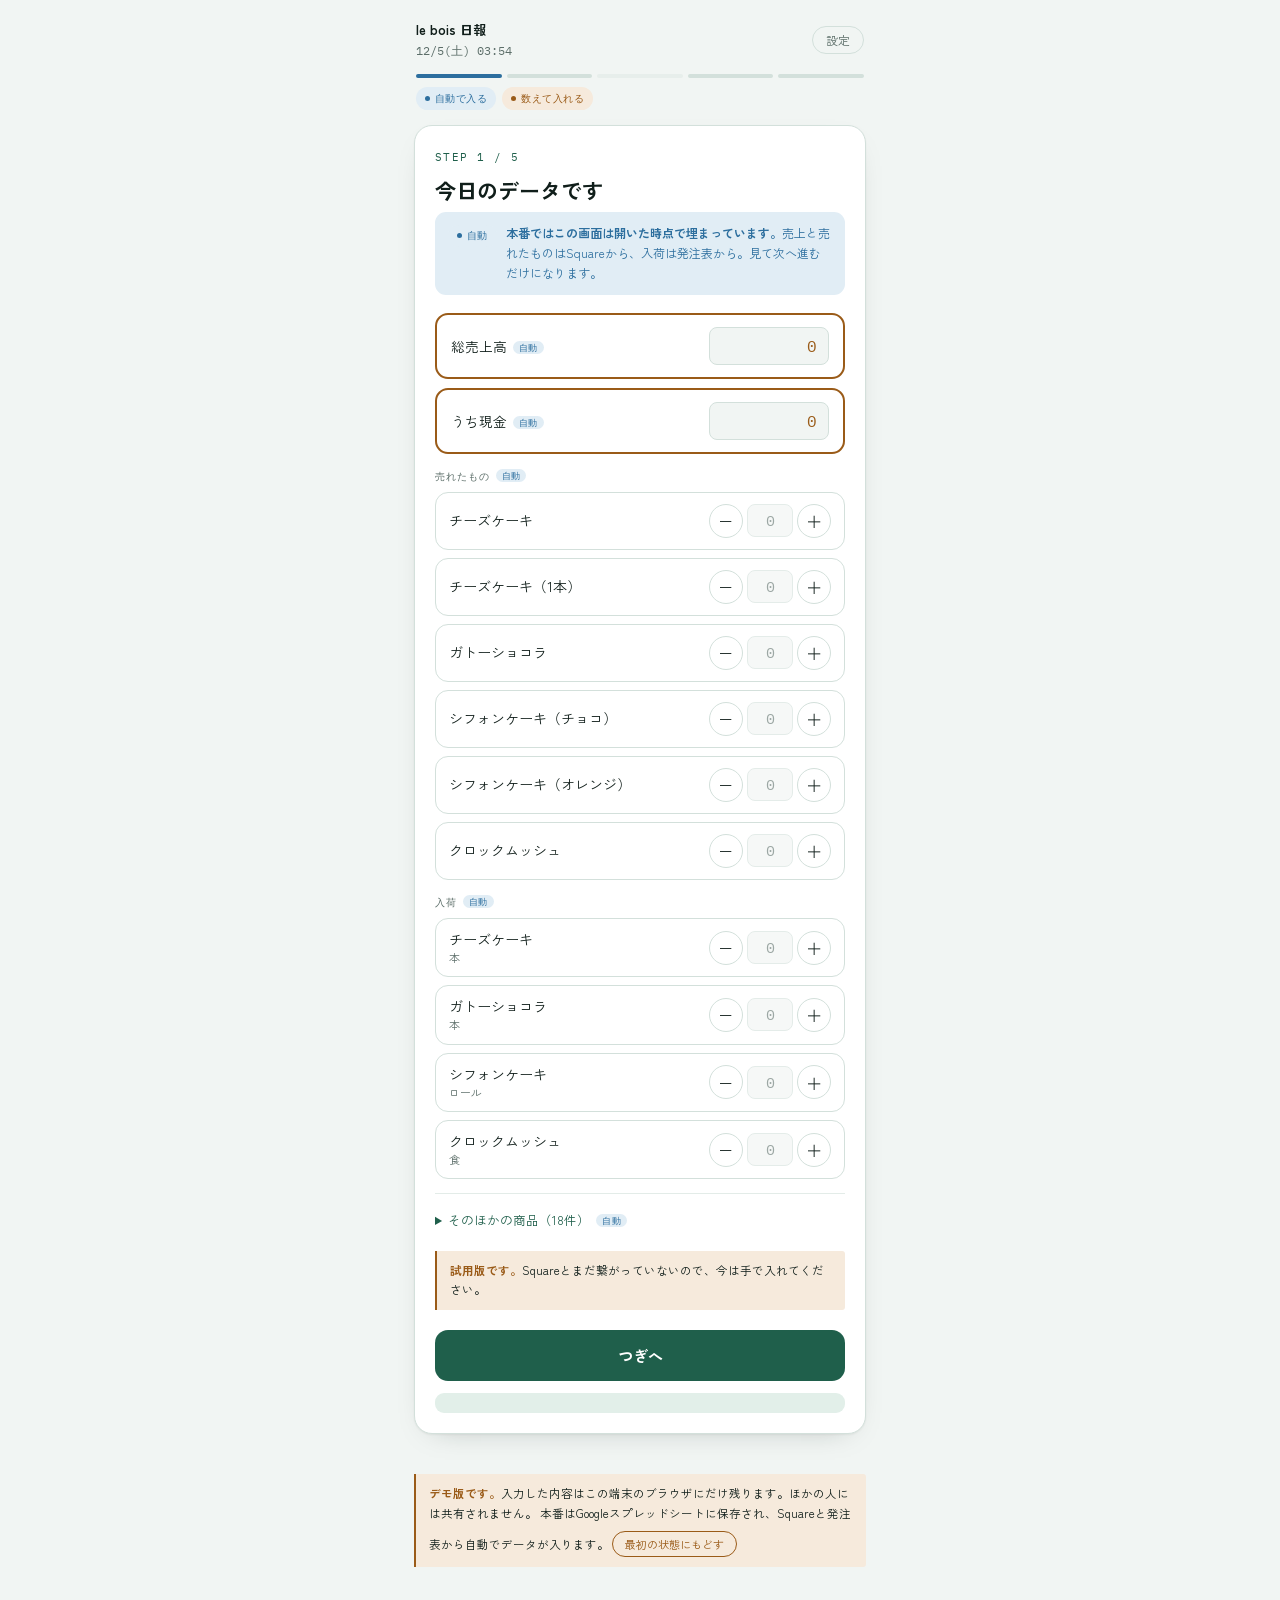
<file: docs/index.html>
<!doctype html>
<html lang="ja">
<head>
<meta charset="utf-8">
<meta name="viewport" content="width=device-width, initial-scale=1">
<title>le bois 日報 デモ</title>
<link rel="stylesheet" href="https://fonts.googleapis.com/css2?family=Zen+Kaku+Gothic+New:wght@400;500;700&family=IBM+Plex+Mono:wght@400;500&display=swap">
<style id="app-style">
  :root{
    --ground:#F1F5F3; --surface:#FFFFFF; --surface-2:#E9EFEC; --chat:#DDE7EC;
    --ink:#101E1A; --muted:#5C6E69; --line:#D3E0DB; --line-soft:#E3ECE8;
    --moss:#1F5F4B; --moss-soft:#E2EFE9; --sq:#2C6E9E; --sq-soft:#E1EDF5;
    --hand:#9A5B18; --hand-soft:#F6EADC; --warn:#A03626; --warn-soft:#F8E6E2;
    --btn-ink:#FFFFFF;
    --shadow:0 1px 2px rgba(16,30,26,.05), 0 10px 30px -20px rgba(16,30,26,.35);
  }
  @media (prefers-color-scheme: dark){ :root:not([data-theme="light"]){
    --ground:#0D1614; --surface:#15211E; --surface-2:#1C2A26; --chat:#101C22;
    --ink:#E3EDE9; --muted:#94A8A2; --line:#2A3B36; --line-soft:#223330;
    --moss:#74C4A4; --moss-soft:#17322A; --sq:#83B9DD; --sq-soft:#152B3A;
    --hand:#DBA362; --hand-soft:#2E2418; --warn:#E9917E; --warn-soft:#33201C;
    --btn-ink:#0D1614;
    --shadow:0 1px 2px rgba(0,0,0,.4), 0 10px 30px -20px rgba(0,0,0,.8);
  }}
  :root[data-theme="dark"]{
    --ground:#0D1614; --surface:#15211E; --surface-2:#1C2A26; --chat:#101C22;
    --ink:#E3EDE9; --muted:#94A8A2; --line:#2A3B36; --line-soft:#223330;
    --moss:#74C4A4; --moss-soft:#17322A; --sq:#83B9DD; --sq-soft:#152B3A;
    --hand:#DBA362; --hand-soft:#2E2418; --warn:#E9917E; --warn-soft:#33201C;
    --btn-ink:#0D1614;
    --shadow:0 1px 2px rgba(0,0,0,.4), 0 10px 30px -20px rgba(0,0,0,.8);
  }
  *{box-sizing:border-box;}
  body{margin:0;background:var(--ground);color:var(--ink);
    font-family:"Zen Kaku Gothic New","Hiragino Kaku Gothic ProN","Yu Gothic",system-ui,sans-serif;
    font-size:15px;line-height:1.8;-webkit-font-smoothing:antialiased;}
  .wrap{max-width:480px;margin:0 auto;padding:0 14px 40px;min-height:100vh;
    display:flex;flex-direction:column;}

  .topbar{display:flex;justify-content:space-between;align-items:center;padding:18px 2px 12px;gap:10px;}
  .topbar .who{font-size:13px;font-weight:700;}
  .topbar .when{font-family:"IBM Plex Mono",monospace;font-size:11.5px;color:var(--muted);
    font-weight:400;display:block;}
  .gear{background:none;border:1px solid var(--line);border-radius:100px;color:var(--muted);
    font-family:inherit;font-size:11.5px;padding:5px 13px;cursor:pointer;flex:none;}
  .gear:focus-visible{outline:2px solid var(--moss);outline-offset:2px;}

  .bars{display:flex;gap:5px;padding:0 2px 9px;}
  .bars i{flex:1;height:4px;border-radius:2px;background:var(--line);}
  .bars i.on.s-au{background:var(--sq);}
  .bars i.on.s-me{background:var(--hand);}
  .bars i.on.s-nn{background:var(--muted);}
  .bars i.skip{opacity:.35;}

  .legend{display:flex;gap:6px;padding:0 2px 15px;flex-wrap:wrap;}
  .src{font-family:"IBM Plex Mono",monospace;font-size:9.5px;letter-spacing:.05em;
    padding:3px 9px;border-radius:100px;white-space:nowrap;display:inline-flex;align-items:center;gap:5px;}
  .src::before{content:"";width:5px;height:5px;border-radius:50%;background:currentColor;}
  .src.sq{background:var(--sq-soft);color:var(--sq);}
  .src.me{background:var(--hand-soft);color:var(--hand);}

  .pane{background:var(--surface);border:1px solid var(--line);border-radius:18px;
    box-shadow:var(--shadow);padding:22px 20px 20px;flex:1;}
  .kicker{font-family:"IBM Plex Mono",monospace;font-size:10.5px;letter-spacing:.14em;
    text-transform:uppercase;color:var(--moss);margin:0 0 8px;}
  .q{font-size:21px;font-weight:700;line-height:1.45;margin:0 0 6px;}
  .qsub{font-size:12.5px;color:var(--muted);margin:0 0 18px;line-height:1.7;}

  .banner{border-radius:11px;padding:11px 13px;font-size:12px;line-height:1.7;
    margin:0 0 18px;display:flex;gap:9px;align-items:flex-start;}
  .banner .src{flex:none;margin-top:2px;}
  .banner.sq{background:var(--sq-soft);color:var(--sq);}
  .banner.me{background:var(--hand-soft);color:var(--hand);}
  .banner b{font-weight:700;}

  .tag{font-family:"IBM Plex Mono",monospace;font-size:9px;letter-spacing:.04em;
    padding:1px 6px;border-radius:100px;margin-left:6px;vertical-align:1px;}
  .tag.sq{background:var(--sq-soft);color:var(--sq);}
  .tag.me{background:var(--hand-soft);color:var(--hand);}

  .row{display:flex;justify-content:space-between;align-items:center;gap:10px;
    padding:11px 13px;border:1px solid var(--line);border-radius:13px;margin-bottom:8px;}
  .row .nm{font-size:14px;line-height:1.35;min-width:0;}
  .row .nm i{font-style:normal;color:var(--muted);font-size:11px;display:block;line-height:1.5;}
  .stp{display:flex;align-items:center;gap:4px;flex:none;}
  .stp button{width:34px;height:34px;border-radius:50%;border:1px solid var(--line);
    background:var(--surface);color:var(--ink);font-size:17px;line-height:1;cursor:pointer;
    font-family:inherit;display:flex;align-items:center;justify-content:center;padding:0;}
  .stp button:active{background:var(--surface-2);}
  .stp button:focus-visible{outline:2px solid var(--moss);outline-offset:2px;}
  .stp input{width:46px;padding:6px 2px;border:1px solid var(--line);border-radius:8px;
    background:var(--ground);color:var(--hand);text-align:center;
    font-family:"IBM Plex Mono",monospace;font-size:15px;font-variant-numeric:tabular-nums;
    -moz-appearance:textfield;}
  .stp input.zero{color:var(--muted);opacity:.6;}
  input::-webkit-outer-spin-button,input::-webkit-inner-spin-button{-webkit-appearance:none;margin:0;}
  input:focus-visible{outline:2px solid var(--moss);outline-offset:1px;}
  select{padding:3px 5px;border:1px solid var(--line);border-radius:6px;background:var(--surface);
    color:var(--muted);font-size:10.5px;font-family:inherit;}
  select:focus-visible{outline:2px solid var(--moss);outline-offset:2px;}

  /* count card */
  .cnt{border:1px solid var(--line);border-radius:14px;padding:13px 14px;margin-bottom:10px;}
  .cnt.ok{border-color:var(--moss);background:var(--moss-soft);}
  .cnt.bad{border-color:var(--warn);background:var(--warn-soft);}
  .cnt .hd{display:flex;justify-content:space-between;align-items:baseline;gap:10px;margin-bottom:9px;}
  .cnt .nm{font-size:14.5px;font-weight:700;}
  .cnt .exp{font-family:"IBM Plex Mono",monospace;font-size:11.5px;color:var(--sq);
    font-variant-numeric:tabular-nums;text-align:right;flex:none;}
  /* align-items:flex-end で、冷凍側に単位のselectが入っても入力欄の高さが揃う */
  .cnt .in{display:flex;gap:8px;align-items:flex-end;}
  .cnt .cell{flex:1;display:flex;flex-direction:column;gap:4px;}
  .cnt .cell label{font-family:"IBM Plex Mono",monospace;font-size:9.5px;letter-spacing:.06em;
    color:var(--muted);display:flex;align-items:center;gap:5px;min-height:26px;}
  .cnt .cell input{width:100%;padding:9px 6px;border:1px solid var(--line);border-radius:9px;
    background:var(--surface);color:var(--hand);text-align:center;
    font-family:"IBM Plex Mono",monospace;font-size:17px;font-variant-numeric:tabular-nums;
    -moz-appearance:textfield;}
  .cnt .res{margin-top:9px;font-size:11.5px;font-family:"IBM Plex Mono",monospace;
    font-variant-numeric:tabular-nums;display:flex;justify-content:space-between;}
  .cnt .res .g{color:var(--moss);} .cnt .res .r{color:var(--warn);font-weight:500;}

  .money{display:flex;justify-content:space-between;align-items:center;gap:10px;
    padding:12px 14px;border:1px solid var(--line);border-radius:13px;margin-bottom:9px;}
  .money.big{border-width:2px;border-color:var(--hand);}
  .money.info{background:var(--sq-soft);border-color:var(--sq);}
  .money.calc{background:var(--moss-soft);border-color:var(--moss);}
  .money .lb{font-size:13.5px;}
  .money .lb i{font-style:normal;color:var(--muted);font-size:11px;display:block;line-height:1.5;}
  .money input{width:120px;padding:8px 11px;border:1px solid var(--line);border-radius:8px;
    background:var(--ground);color:var(--hand);text-align:right;
    font-family:"IBM Plex Mono",monospace;font-size:16px;font-variant-numeric:tabular-nums;
    -moz-appearance:textfield;}
  .money .v{font-family:"IBM Plex Mono",monospace;font-size:16px;font-variant-numeric:tabular-nums;}
  .money.info .v,.money.info .lb{color:var(--sq);}
  .money.calc .v,.money.calc .lb{color:var(--moss);}

  .choice{display:flex;gap:8px;margin-top:10px;}
  .choice button{flex:1;padding:11px 6px;border-radius:11px;border:1px solid var(--line);
    background:var(--surface);color:var(--ink);font-family:inherit;font-size:13px;
    font-weight:500;cursor:pointer;}
  .choice button.on{background:var(--moss);color:var(--btn-ink);border-color:var(--moss);}
  .choice button:focus-visible{outline:2px solid var(--moss);outline-offset:2px;}

  details.more{margin-top:14px;border-top:1px solid var(--line-soft);padding-top:10px;}
  summary{cursor:pointer;font-size:12.5px;color:var(--moss);padding:5px 0;}
  summary:focus-visible{outline:2px solid var(--moss);outline-offset:2px;}
  .sgroup{font-family:"IBM Plex Mono",monospace;font-size:9.5px;letter-spacing:.1em;
    text-transform:uppercase;color:var(--muted);margin:14px 0 7px;}

  .sum{background:var(--surface-2);border-radius:13px;padding:14px 15px;font-size:12.5px;
    line-height:1.9;margin-bottom:14px;}
  .sum b{font-family:"IBM Plex Mono",monospace;font-variant-numeric:tabular-nums;}
  .sum hr{border:none;border-top:1px solid var(--line);margin:9px 0;}

  .rep{background:var(--chat);border-radius:13px;padding:13px 11px;}
  .bub{background:var(--surface);border-radius:14px;border-bottom-left-radius:4px;
    padding:12px 14px;white-space:pre-wrap;font-size:12px;line-height:1.85;
    font-family:"IBM Plex Mono","Zen Kaku Gothic New",monospace;
    box-shadow:0 1px 2px rgba(0,0,0,.07);max-height:340px;overflow-y:auto;}
  .fmt{display:flex;gap:6px;margin-bottom:11px;flex-wrap:wrap;}
  .fmt label{cursor:pointer;position:relative;display:inline-block;}
  .fmt input{position:absolute;opacity:0;width:100%;height:100%;left:0;top:0;margin:0;cursor:pointer;}
  .fmt span{display:inline-block;font-size:11.5px;padding:5px 12px;border-radius:100px;
    border:1px solid var(--line);background:var(--surface);color:var(--muted);}
  .fmt input:checked+span{background:var(--moss);color:var(--btn-ink);border-color:var(--moss);}
  .fmt input:focus-visible+span{outline:2px solid var(--moss);outline-offset:2px;}

  .nav{display:flex;gap:9px;margin-top:20px;}
  .nav button{padding:15px;border-radius:13px;border:none;font-family:inherit;
    font-size:15px;font-weight:700;cursor:pointer;}
  .nav .prim{flex:1;background:var(--moss);color:var(--btn-ink);}
  .nav .ghost{flex:0 0 88px;background:var(--surface-2);color:var(--muted);font-weight:500;font-size:13.5px;}
  .nav button:focus-visible{outline:2px solid var(--ink);outline-offset:2px;}
  .nav .prim[disabled]{opacity:.4;cursor:default;}

  .status{font-size:12px;margin-top:12px;padding:10px 13px;border-radius:9px;display:none;}
  .status.ok{display:block;background:var(--moss-soft);color:var(--moss);}
  .status.ng{display:block;background:var(--warn-soft);color:var(--warn);}
  .note{font-size:11.5px;color:var(--muted);line-height:1.7;margin-top:12px;}
  .trial{background:var(--hand-soft);border-left:2px solid var(--hand);padding:10px 13px;
    border-radius:0 3px 3px 0;font-size:11.5px;line-height:1.7;margin-top:14px;}
  .trial b{color:var(--hand);}
  .future{border:1px dashed var(--line);border-radius:11px;padding:12px 14px;
    font-size:11.5px;line-height:1.8;color:var(--muted);margin-top:14px;}
  .future b{color:var(--ink);}
  .future .r{display:flex;justify-content:space-between;gap:10px;padding:3px 0;}
  .hist{font-size:12.5px;}
  .hrow{display:flex;justify-content:space-between;gap:10px;padding:7px 0;
    border-bottom:1px dotted var(--line);font-variant-numeric:tabular-nums;}
  .hrow:last-child{border-bottom:none;}
  .hrow span:first-child{font-family:"IBM Plex Mono",monospace;color:var(--muted);flex:none;}
  .hrow .r{text-align:right;font-family:"IBM Plex Mono",monospace;}
</style>
</head>
<body>
<div class="wrap" id="app"></div>

<div class="wrap" style="padding-top:0;min-height:0">
  <div class="trial" style="margin-top:0">
    <b>デモ版です。</b>入力した内容はこの端末のブラウザにだけ残ります。ほかの人には共有されません。
    本番はGoogleスプレッドシートに保存され、Squareと発注表から自動でデータが入ります。
    <button id="demoreset" style="margin-top:8px;background:none;border:1px solid var(--hand);
      color:var(--hand);border-radius:100px;font-family:inherit;font-size:11px;
      padding:4px 12px;cursor:pointer">最初の状態にもどす</button>
  </div>
</div>
<script>
document.getElementById('demoreset').addEventListener('click', function(){
  if (window.STORE && STORE.reset) STORE.reset();
});
</script>
<script type="application/json" id="state">{"v":5,"stock":{"cheese":{"fz":28,"ch":9},"gateau":{"fz":36,"ch":5},"chiffon":{"fz":6,"ch":0},"croque":{"fz":14,"ch":2}},"float":36740,"items":["クロッシュ（オリジナル）","プリン","コーヒー ICE","コーヒーラテ ICE","イヴ ICE","ジュテーム HOT","コーヒー HOT","ジンジャーエール アイス","追加ミルク","イヴ HOT","ジュース（アップル）","追加ソイミルク","アッサム ICE","ジュテーム ICE","マ・パッション HOT","ルイボスティー HOT","ルイボスティー ICE","任意の金額"],"log":[]}</script>
<script>
/* ------------------------------------------------------------------
   STORE（デモ版）: この端末のブラウザだけに保存します。
   GitHub Pages で公開しているお試し用。共有はされません。
   ------------------------------------------------------------------ */
/** デモ版なので、画面の文言は「試用」寄りにする */
var LIVE = false;

var STORE = (function(){
  var KEY = 'lebois-nippo-v5';
  function seed(){
    try { return JSON.parse(document.getElementById('state').textContent); }
    catch(e){ return null; }
  }
  return {
    load: function(cb){
      var st = null;
      try { var raw = localStorage.getItem(KEY); if(raw) st = JSON.parse(raw); } catch(e){}
      cb(st || seed());
    },
    save: function(state, entry, ok, ng){
      try { localStorage.setItem(KEY, JSON.stringify(state)); ok(); }
      catch(e){ ng('このブラウザでは保存できませんでした（プライベートモードなど）。報告文はコピーして使えます。'); }
    },
    reset: function(){ try { localStorage.removeItem(KEY); } catch(e){} location.reload(); }
    /* today は未実装：デモ版は手入力 */
  };
})();

</script>
<script>

(function(){
  var P = [
    {k:'cheese',  n:'チーズケーキ',     u:'切れ', b:'本',    per:7, fu:'b'},
    {k:'gateau',  n:'ガトーショコラ',   u:'切れ', b:'本',    per:9, fu:'b'},
    {k:'chiffon', n:'シフォンケーキ',   u:'個',   b:'ロール', per:8, fu:'u'},
    {k:'croque',  n:'クロックムッシュ', u:'食',   b:null,    per:1, fu:'u'}
  ];
  var MAP = [
    {sq:'チーズケーキ',             k:'cheese',  mul:1},
    {sq:'チーズケーキ（1本）',       k:'cheese',  mul:7},
    {sq:'ガトーショコラ',           k:'gateau',  mul:1},
    {sq:'シフォンケーキ（チョコ）',   k:'chiffon', mul:1},
    {sq:'シフォンケーキ（オレンジ）', k:'chiffon', mul:1},
    {sq:'クロックムッシュ',         k:'croque',  mul:1}
  ];

  var state;
  try{ state = JSON.parse(document.getElementById('state').textContent); }catch(e){ state = {}; }
  if(!state.stock) state.stock = {};
  P.forEach(function(p){ if(!state.stock[p.k]) state.stock[p.k] = {fz:0, ch:0}; });
  if(!state.log) state.log = [];
  if(!state.items) state.items = [];
  if(typeof state.float !== 'number') state.float = 0;

  var STEPS = ['今日のデータ', '在庫を数える', '差の確認', 'レジ金', '送信'];
  var SRC = [null, 'au', 'me', 'me', 'me', 'nn'];
  var ui = {step:1, done:false, fmt:'std', msg:'', ok:true};

  var form = {sales:0, cash:0, payout:0, counted:0,
              q:{}, arr:{}, fz:{}, fzu:{}, ch:{}, reason:{}, newNames:['',''], newQty:[0,0]};
  P.forEach(function(p){
    form.arr[p.k]=0; form.fzu[p.k]=p.fu; form.reason[p.k]=null;
    form.fz[p.k]= p.fu==='b' ? Math.round(state.stock[p.k].fz/p.per) : state.stock[p.k].fz;
    form.ch[p.k]= state.stock[p.k].ch;
  });

  function esc(s){ return String(s).replace(/[&<>"]/g, function(c){
    return c==='&'?'&amp;':c==='<'?'&lt;':c==='>'?'&gt;':'&quot;'; }); }
  function yen(v){ return '¥' + Math.round(v).toLocaleString('ja-JP'); }
  function today(){
    var d = new Date(), w = ['日','月','火','水','木','金','土'][d.getDay()];
    return {iso:d.getFullYear()+'-'+String(d.getMonth()+1).padStart(2,'0')+'-'+String(d.getDate()).padStart(2,'0'),
            label:(d.getMonth()+1)+'/'+d.getDate()+'('+w+')',
            time:String(d.getHours()).padStart(2,'0')+':'+String(d.getMinutes()).padStart(2,'0')};
  }
  function bundles(p, pieces){
    if(!p.b || pieces <= 0) return '';
    var whole = Math.floor(pieces/p.per), rem = pieces % p.per;
    if(whole === 0) return '';
    return rem === 0 ? '（'+whole+p.b+'）' : '（'+whole+p.b+'＋'+rem+p.u+'）';
  }
  function names(){ return MAP.map(function(m){return m.sq;}).concat(state.items); }
  function soldList(){
    var out = [];
    names().forEach(function(nm){ if((form.q[nm]||0) > 0) out.push({name:nm, qty:form.q[nm]}); });
    form.newNames.forEach(function(nm,i){
      if(nm && nm.trim() && form.newQty[i] > 0) out.push({name:nm.trim(), qty:form.newQty[i], isNew:true});
    });
    return out;
  }

  function compute(){
    var sold = {}; P.forEach(function(p){ sold[p.k]=0; });
    var list = soldList();
    list.forEach(function(it){
      MAP.forEach(function(m){ if(m.sq === it.name) sold[m.k] += it.qty * m.mul; });
    });
    var out = {_list:list};
    P.forEach(function(p){
      var prev = state.stock[p.k];
      var arrPieces = p.b ? form.arr[p.k] * p.per : form.arr[p.k];
      var expect = prev.fz + prev.ch + arrPieces - sold[p.k];
      var fzPieces = form.fzu[p.k] === 'b' ? form.fz[p.k] * p.per : form.fz[p.k];
      var actual = fzPieces + form.ch[p.k];
      var diff = actual - expect;
      out[p.k] = {sold:sold[p.k], arrPieces:arrPieces, expect:expect,
                  fzPieces:fzPieces, ch:form.ch[p.k], actual:actual, diff:diff,
                  waste: (diff < 0 && form.reason[p.k] === 'waste') ? -diff : 0,
                  unexp: (diff !== 0 && form.reason[p.k] !== 'waste') ? diff : 0};
    });
    return out;
  }
  function diffs(){
    var c = compute();
    return P.filter(function(p){ return c[p.k].diff !== 0; });
  }

  function buildReport(fmt){
    var c = compute(), t = today();
    var theo = state.float + form.cash - form.payout, d = form.counted - theo;
    var list = c._list.slice().sort(function(a,b){ return b.qty-a.qty; });
    var total = list.reduce(function(a,b){ return a+b.qty; }, 0);
    var L = [t.label + ' 日報', ''];
    if(fmt !== 'short'){
      L.push('【売上】');
      L.push('総売上 ' + yen(form.sales) + (total ? '（'+total+'点）' : ''));
      L.push('うち現金 ' + yen(form.cash));
      L.push('');
      L.push('【売れたもの】');
      if(list.length) list.forEach(function(it){ L.push(it.name + ' ' + it.qty); });
      else L.push('（なし）');
      L.push('');
    }
    L.push('【在庫数】');
    P.forEach(function(p){
      var r = c[p.k];
      L.push('▼' + p.n);
      L.push('冷凍' + r.fzPieces + p.u + bundles(p, r.fzPieces));
      L.push('冷蔵' + r.ch + p.u);
      if(r.waste > 0) L.push('廃棄' + r.waste + p.u);
    });
    var un = P.filter(function(p){ return c[p.k].unexp !== 0; });
    if(un.length){
      L.push('');
      L.push('【差異】');
      un.forEach(function(p){
        var v = c[p.k].unexp;
        L.push(p.n + ' ' + (v>0?'+':'') + v + p.u + '（原因不明）');
      });
    }
    if(fmt === 'full'){
      var a = [];
      P.forEach(function(p){ if(form.arr[p.k] > 0) a.push(p.n+' '+form.arr[p.k]+(p.b||p.u)); });
      if(a.length){ L.push(''); L.push('【入荷】'); L.push(a.join(' / ')); }
    }
    if(fmt !== 'short'){
      L.push('');
      L.push('【レジ締め】');
      if(fmt === 'full'){
        L.push('理論 ' + yen(theo) + '（釣銭 ' + yen(state.float) + ' ＋ 現金 ' + yen(form.cash)
          + (form.payout ? ' − 出金 ' + yen(form.payout) : '') + '）');
        L.push('実査 ' + yen(form.counted));
        L.push('差異 ' + (d===0?'±0':(d>0?'+':'')+d.toLocaleString('ja-JP')));
      } else {
        L.push('実査 ' + yen(form.counted) + ' ／ 差異 ' + (d===0?'±0':(d>0?'+':'')+d.toLocaleString('ja-JP')));
      }
    }
    return L.join('\n');
  }

  function paint(){
    var s = document.getElementById('status');
    if(!s) return;
    s.className = 'status ' + (ui.ok ? 'ok' : 'ng');
    s.textContent = ui.msg;
  }

  function submit(){
    var c = compute(), t = today(), list = c._list;
    var entry = {d:t.iso, label:t.label, sales:form.sales, cash:form.cash,
      tx:list.reduce(function(a,b){return a+b.qty;},0), counted:form.counted,
      diff: form.counted - (state.float + form.cash - form.payout)};
    var items = state.items.slice();
    list.forEach(function(it){
      if(!it.isNew) return;
      if(MAP.some(function(m){return m.sq===it.name;}) || items.indexOf(it.name)>=0) return;
      items.push(it.name);
    });
    var next = {v:5, float:state.float, items:items, stock:{}, log:[entry].concat(state.log).slice(0,30)};
    P.forEach(function(p){ next.stock[p.k] = {fz:c[p.k].fzPieces, ch:c[p.k].ch}; });
    entry.detail = {};
    P.forEach(function(p){
      entry.detail[p.k] = {fz:c[p.k].fzPieces, ch:c[p.k].ch, sold:c[p.k].sold,
                           arr:c[p.k].arrPieces, expect:c[p.k].expect,
                           waste:c[p.k].waste, gap:c[p.k].unexp};
    });
    entry.items = list.map(function(x){ return {n:x.name, q:x.qty}; });
    state = next; ui.done = true; ui.msg = '保存しています…'; ui.ok = true; render();
    STORE.save(next, entry,
      function(){ ui.msg = '保存しました。明日はこの在庫が「あるはずの数」の出発点になります。'; ui.ok = true; paint(); },
      function(m){ ui.msg = m || '保存できませんでした。報告文はコピーして使えます。'; ui.ok = false; paint(); });
  }

  function copyReport(){
    var el = document.getElementById('bub'); if(!el) return;
    if(navigator.clipboard && navigator.clipboard.writeText){
      navigator.clipboard.writeText(el.textContent).then(function(){
        var b = document.getElementById('copybtn');
        b.textContent = 'コピーしました';
        setTimeout(function(){ b.textContent = '報告文をコピー'; }, 1800);
      }).catch(sel);
    } else sel();
    function sel(){ var r = document.createRange(); r.selectNodeContents(el);
      var s = window.getSelection(); s.removeAllRanges(); s.addRange(r); }
  }

  function stepper(id, val){
    return '<span class="stp"><button type="button" data-step="-1" data-t="'+id+'" aria-label="減らす">−</button>'
      + '<input type="number" inputmode="numeric" data-f="'+id+'" value="'+(val||0)+'" class="'+((val)?'':'zero')+'">'
      + '<button type="button" data-step="1" data-t="'+id+'" aria-label="増やす">＋</button></span>';
  }
  function moneyRow(label, sub, id, val, tag){
    var tg = tag ? '<span class="tag '+tag[0]+'">'+tag[1]+'</span>' : '';
    return '<div class="money big"><span class="lb">'+label+tg+(sub?'<i>'+sub+'</i>':'')+'</span>'
      + '<input type="number" inputmode="numeric" data-f="'+id+'" value="'+val+'" aria-label="'+label+'"></div>';
  }

  function render(){
    var t = today(), c = compute(), h = '', dl = diffs();

    h += '<div class="topbar"><span class="who">le bois 日報<span class="when">'+t.label+' '+t.time+'</span></span>'
       + '<button class="gear" id="gear">'+(ui.step===0?'とじる':'設定')+'</button></div>';

    if(ui.step > 0){
      h += '<div class="bars">';
      for(var i=1;i<=STEPS.length;i++){
        var skip = (i===3 && dl.length===0) ? ' skip' : '';
        h += '<i class="'+((i<=ui.step||ui.done)?'on':'')+' s-'+SRC[i]+skip+'"></i>';
      }
      h += '</div><div class="legend"><span class="src sq">自動で入る</span>'
         + '<span class="src me">数えて入れる</span></div>';
    }

    h += '<div class="pane">';

    if(ui.step === 0){
      h += '<p class="kicker">setup</p><p class="q">設定</p>'
         + '<p class="qsub">在庫の出発点や釣銭の額がずれているときに直します。</p>';
      P.forEach(function(p){
        h += '<div class="row"><span class="nm">'+p.n+'<i>冷凍 / 冷蔵（'+p.u+'）</i></span><span class="stp">'
           + '<input type="number" inputmode="numeric" data-s="fz_'+p.k+'" value="'+state.stock[p.k].fz+'" aria-label="'+p.n+' 冷凍">'
           + '<input type="number" inputmode="numeric" data-s="ch_'+p.k+'" value="'+state.stock[p.k].ch+'" aria-label="'+p.n+' 冷蔵">'
           + '</span></div>';
      });
      h += '<div class="money big"><span class="lb">釣銭準備金</span>'
         + '<input type="number" inputmode="numeric" data-s="float" value="'+state.float+'" aria-label="釣銭準備金"></div>'
         + '<div class="nav"><button class="prim" id="applysetup">この数字に直す</button></div>';
      if(state.log.length){
        h += '<p class="sgroup">これまでの記録</p><div class="hist">';
        state.log.forEach(function(e){
          var dt = (e.diff==null)?'差異 —':'差異 '+(e.diff===0?'±0':(e.diff>0?'+':'')+e.diff.toLocaleString('ja-JP'));
          h += '<div class="hrow"><span>'+e.label+'</span><span class="r">'+yen(e.sales)+' ／ '+(e.tx||0)+'点 ／ '+dt+'</span></div>';
        });
        h += '</div>';
      }
      h += '</div>';
      document.getElementById('app').innerHTML = h; wire(); return;
    }

    if(ui.done){
      h += '<p class="kicker">done</p><p class="q">送信しました</p>'
         + '<p class="qsub">下の報告文をコピーして、LINEに貼ってください。</p>'
         + '<div class="fmt">'
         + '<label><input type="radio" name="fmt" value="std"'+(ui.fmt==='std'?' checked':'')+'><span>標準</span></label>'
         + '<label><input type="radio" name="fmt" value="short"'+(ui.fmt==='short'?' checked':'')+'><span>在庫だけ</span></label>'
         + '<label><input type="radio" name="fmt" value="full"'+(ui.fmt==='full'?' checked':'')+'><span>詳しく</span></label>'
         + '</div><div class="rep"><div class="bub" id="bub">'+esc(buildReport(ui.fmt))+'</div></div>'
         + '<div class="nav"><button class="prim" id="copybtn">報告文をコピー</button></div>'
         + '<div class="status" id="status"></div></div>';
      document.getElementById('app').innerHTML = h; paint(); wire(); return;
    }

    /* step 1: 自動データの確認 */
    if(ui.step === 1){
      h += '<p class="kicker">step 1 / 5</p><p class="q">今日のデータです</p>'
         + '<div class="banner sq"><span class="src sq">自動</span><span>'
         + (LIVE
             ? '<b>この画面は自動で埋まっています。</b>売上と売れたものはSquareから、入荷は発注表から。見て次へ進んでください。数が違っていたら直せます。'
             : '<b>本番ではこの画面は開いた時点で埋まっています。</b>売上と売れたものはSquareから、入荷は発注表から。見て次へ進むだけになります。')
         + '</span></div>'
         + moneyRow('総売上高','', 'sales', form.sales, ['sq','自動'])
         + moneyRow('うち現金','', 'cash', form.cash, ['sq','自動'])
         + '<p class="sgroup">売れたもの<span class="tag sq">自動</span></p>';
      MAP.forEach(function(m){
        h += '<div class="row"><span class="nm">'+esc(m.sq)+'</span>'+stepper('q:'+m.sq, form.q[m.sq]||0)+'</div>';
      });
      h += '<p class="sgroup">入荷<span class="tag sq">自動</span></p>';
      P.forEach(function(p){
        h += '<div class="row"><span class="nm">'+p.n+'<i>'+(p.b||p.u)+'</i></span>'+stepper('arr:'+p.k, form.arr[p.k])+'</div>';
      });
      h += '<details class="more"><summary>そのほかの商品（'+state.items.length+'件）<span class="tag sq">自動</span></summary><div style="padding-top:8px">';
      state.items.forEach(function(nm){
        h += '<div class="row"><span class="nm">'+esc(nm)+'</span>'+stepper('q:'+nm, form.q[nm]||0)+'</div>';
      });
      h += '<p class="sgroup">新しい商品</p>';
      [0,1].forEach(function(i){
        h += '<div class="row"><span class="nm" style="flex:1"><input type="text" data-f="nn'+i+'" value="'+esc(form.newNames[i])+'" placeholder="商品名" aria-label="新しい商品名" style="width:100%;padding:6px 9px;border:1px solid var(--line);border-radius:8px;background:var(--ground);color:var(--ink);font-family:inherit;font-size:12.5px"></span>'
           + stepper('nq'+i, form.newQty[i]) + '</div>';
      });
      h += '</div></details>';
      if(!LIVE) h += '<div class="trial"><b>試用版です。</b>Squareとまだ繋がっていないので、今は手で入れてください。</div>';
    }

    /* step 2: 在庫を数える */
    if(ui.step === 2){
      h += '<p class="kicker">step 2 / 5</p><p class="q">在庫を数えてください</p>'
         + '<p class="qsub">いま冷凍庫と冷蔵庫にある数です。青い数字は、売れた数から計算した「あるはずの数」。</p>';
      P.forEach(function(p){
        var r = c[p.k];
        var cls = r.diff === 0 ? ' ok' : ' bad';
        var fu = form.fzu[p.k];
        var sel = p.b ? '<select data-f="fzu:'+p.k+'" aria-label="'+p.n+' 冷凍の単位">'
              + '<option value="b"'+(fu==='b'?' selected':'')+'>'+p.b+'</option>'
              + '<option value="u"'+(fu==='u'?' selected':'')+'>'+p.u+'</option></select>' : p.u;
        h += '<div class="cnt'+cls+'" data-card="'+p.k+'"><div class="hd"><span class="nm">'+p.n+'</span>'
           + '<span class="exp">あるはず '+r.expect+p.u+bundles(p,r.expect)+'</span></div>'
           + '<div class="in">'
           + '<span class="cell"><label>冷凍 '+sel+'</label>'
           + '<input type="number" inputmode="numeric" data-f="fz:'+p.k+'" value="'+form.fz[p.k]+'" aria-label="'+p.n+' 冷凍"></span>'
           + '<span class="cell"><label>冷蔵 '+p.u+'</label>'
           + '<input type="number" inputmode="numeric" data-f="ch:'+p.k+'" value="'+form.ch[p.k]+'" aria-label="'+p.n+' 冷蔵"></span>'
           + '</div><div class="res"><span data-tot="'+p.k+'">数えた合計 '+r.actual+p.u+'</span>'
           + '<span data-dif="'+p.k+'" class="'+(r.diff===0?'g':'r')+'">'
           + (r.diff===0 ? 'ぴったり' : (r.diff>0?'+':'')+r.diff+p.u) + '</span></div></div>';
      });
      h += '<p class="note">売れた数は計算に入っています。解凍した数を覚えている必要はありません。</p>';
    }

    /* step 3: 差の確認 */
    if(ui.step === 3){
      h += '<p class="kicker">step 3 / 5</p><p class="q">数が合わないものがあります</p>'
         + '<p class="qsub">理由がわかるものだけ選んでください。わからなければそのままで大丈夫です。</p>';
      dl.forEach(function(p){
        var r = c[p.k];
        var short = r.diff < 0;
        h += '<div class="cnt bad"><div class="hd"><span class="nm">'+p.n+'</span>'
           + '<span class="exp" style="color:var(--warn)">'+(r.diff>0?'+':'')+r.diff+p.u+'</span></div>'
           + '<div style="font-size:12.5px;line-height:1.7">あるはず '+r.expect+p.u+' に対して、数えたのは '+r.actual+p.u+'。'
           + (short ? Math.abs(r.diff)+p.u+' 足りません。' : Math.abs(r.diff)+p.u+' 多いです。')+'</div>'
           + '<div class="choice">'
           + (short ? '<button type="button" data-r="waste" data-k="'+p.k+'" class="'+(form.reason[p.k]==='waste'?'on':'')+'">廃棄した</button>' : '')
           + '<button type="button" data-r="other" data-k="'+p.k+'" class="'+(form.reason[p.k]==='other'?'on':'')+'">わからない</button>'
           + '</div></div>';
      });
      h += '<p class="note">「廃棄した」を選ぶと報告文に廃棄として載ります。「わからない」は差異として記録され、あとから原因を探せます。</p>';
    }

    /* step 4: レジ金 */
    if(ui.step === 4){
      var theo = state.float + form.cash - form.payout, d4 = form.counted - theo;
      h += '<p class="kicker">step 4 / 5</p><p class="q">レジのお金は？</p>'
         + '<p class="qsub">数えた金額をそのまま入れてください。</p>'
         + '<div class="money info"><span class="lb">あるはずの金額<span class="tag sq">自動</span>'
         + '<i id="theosub">釣銭 '+yen(state.float)+' ＋ 現金売上 '+yen(form.cash)+(form.payout?' − 出金 '+yen(form.payout):'')+'</i></span>'
         + '<span class="v" id="theov">'+yen(theo)+'</span></div>'
         + moneyRow('数えた金額','', 'counted', form.counted, ['me','入力'])
         + '<div class="money calc"><span class="lb">差異</span><span class="v" id="diffv" style="color:'
         + (d4===0?'var(--moss)':'var(--warn)')+'">'+(d4===0?'±0':(d4>0?'+':'')+d4.toLocaleString('ja-JP'))+'</span></div>'
         + '<details class="more"><summary>出金があった場合（両替・支払いに使った分）</summary>'
         + '<div style="padding-top:8px">'+moneyRow('出金','', 'payout', form.payout)+'</div></details>';
    }

    /* step 5: 確認 */
    if(ui.step === 5){
      var list5 = c._list.slice().sort(function(a,b){return b.qty-a.qty;});
      var tot5 = list5.reduce(function(a,b){return a+b.qty;},0);
      var theo5 = state.float + form.cash - form.payout, d5 = form.counted - theo5;
      h += '<p class="kicker">step 5 / 5</p><p class="q">これで送りますか？</p>'
         + '<div class="sum">売上 <b>'+yen(form.sales)+'</b>（'+tot5+'点）／ 現金 <b>'+yen(form.cash)+'</b><hr>';
      P.forEach(function(p){
        var r = c[p.k];
        h += p.n+' 冷凍<b>'+r.fzPieces+p.u+bundles(p,r.fzPieces)+'</b> ／ 冷蔵<b>'+r.ch+p.u+'</b>'
           + (r.waste?' ／ 廃棄<b>'+r.waste+p.u+'</b>':'')
           + (r.unexp?' ／ <b style="color:var(--warn)">差異'+(r.unexp>0?'+':'')+r.unexp+p.u+'</b>':'')+'<br>';
      });
      h += '<hr>レジ 実査 <b>'+yen(form.counted)+'</b> ／ 差異 <b style="color:'
         + (d5===0?'var(--moss)':'var(--warn)')+'">'+(d5===0?'±0':(d5>0?'+':'')+d5.toLocaleString('ja-JP'))+'</b></div>'
         + '<div class="fmt">'
         + '<label><input type="radio" name="fmt" value="std"'+(ui.fmt==='std'?' checked':'')+'><span>標準</span></label>'
         + '<label><input type="radio" name="fmt" value="short"'+(ui.fmt==='short'?' checked':'')+'><span>在庫だけ</span></label>'
         + '<label><input type="radio" name="fmt" value="full"'+(ui.fmt==='full'?' checked':'')+'><span>詳しく</span></label>'
         + '</div><div class="rep"><div class="bub">'+esc(buildReport(ui.fmt))+'</div></div>';
      if(!LIVE) h += '<div class="future"><b>本番になったら</b>'
         + '<div class="r"><span>1 今日のデータ</span><span style="color:var(--sq)">自動・見るだけ</span></div>'
         + '<div class="r"><span>2 在庫を数える</span><span style="color:var(--hand)">数えて入れる</span></div>'
         + '<div class="r"><span>3 差の確認</span><span style="color:var(--muted)">合っていれば出ない</span></div>'
         + '<div class="r"><span>4 レジ金</span><span style="color:var(--hand)">金額を1つ</span></div>'
         + '<div class="r"><span>5 送信</span><span style="color:var(--muted)">タップ</span></div>'
         + '<div style="margin-top:8px;padding-top:8px;border-top:1px solid var(--line)">'
         + '数える作業はいまと同じ。増えるのは<b>「あるはずの数」と照合できる</b>ことだけです。</div></div>';
    }

    var last = (ui.step === 5);
    h += '<div class="nav">';
    if(ui.step > 1) h += '<button class="ghost" id="prev">もどる</button>';
    h += '<button class="prim" id="next">'+(last?'送信する':'つぎへ')+'</button></div>'
       + '<div class="status" id="status"></div></div>';

    document.getElementById('app').innerHTML = h;
    paint(); wire();
  }

  function setVal(k, v){
    if(k.indexOf('q:')===0){ form.q[k.slice(2)] = v; return; }
    if(k.indexOf('arr:')===0){ form.arr[k.slice(4)] = v; return; }
    if(k.indexOf('fzu:')===0){ form.fzu[k.slice(4)] = v; return; }
    if(k.indexOf('fz:')===0){ form.fz[k.slice(3)] = v; return; }
    if(k.indexOf('ch:')===0){ form.ch[k.slice(3)] = v; return; }
    if(k==='nq0'){ form.newQty[0]=v; return; }
    if(k==='nq1'){ form.newQty[1]=v; return; }
    if(k==='nn0'){ form.newNames[0]=v; return; }
    if(k==='nn1'){ form.newNames[1]=v; return; }
    form[k] = v;
  }
  function getVal(k){
    if(k.indexOf('q:')===0) return form.q[k.slice(2)]||0;
    if(k.indexOf('arr:')===0) return form.arr[k.slice(4)];
    if(k.indexOf('fz:')===0) return form.fz[k.slice(3)];
    if(k.indexOf('ch:')===0) return form.ch[k.slice(3)];
    if(k==='nq0') return form.newQty[0];
    if(k==='nq1') return form.newQty[1];
    return form[k]||0;
  }
  function liveMoney(){
    var theo = state.float + form.cash - form.payout, d = form.counted - theo;
    var a = document.getElementById('theov'); if(a) a.textContent = yen(theo);
    var b = document.getElementById('theosub');
    if(b) b.textContent = '釣銭 '+yen(state.float)+' ＋ 現金売上 '+yen(form.cash)+(form.payout?' − 出金 '+yen(form.payout):'');
    var e = document.getElementById('diffv');
    if(e){ e.textContent = (d===0?'±0':(d>0?'+':'')+d.toLocaleString('ja-JP'));
           e.style.color = d===0?'var(--moss)':'var(--warn)'; }
  }

  function liveCount(){
    var c = compute();
    P.forEach(function(p){
      var r = c[p.k];
      var card = document.querySelector('[data-card="'+p.k+'"]');
      if(card) card.className = 'cnt' + (r.diff===0 ? ' ok' : ' bad');
      var tt = document.querySelector('[data-tot="'+p.k+'"]');
      if(tt) tt.textContent = '数えた合計 ' + r.actual + p.u;
      var df = document.querySelector('[data-dif="'+p.k+'"]');
      if(df){
        df.className = (r.diff===0 ? 'g' : 'r');
        df.textContent = (r.diff===0 ? 'ぴったり' : (r.diff>0?'+':'')+r.diff+p.u);
      }
    });
  }

  function wire(){
    document.querySelectorAll('[data-f]').forEach(function(el){
      el.addEventListener(el.tagName==='SELECT'?'change':'input', function(){
        var k = el.getAttribute('data-f');
        setVal(k, el.type==='number' ? (parseFloat(el.value)||0) : el.value);
        if(el.type==='number') el.classList.toggle('zero', !parseFloat(el.value));
        if(ui.step === 2) liveCount();
        else liveMoney();
      });
    });
    document.querySelectorAll('[data-step]').forEach(function(b){
      b.addEventListener('click', function(){
        var k = b.getAttribute('data-t');
        var v = Math.max(0, getVal(k) + parseInt(b.getAttribute('data-step'),10));
        setVal(k, v);
        var inp = document.querySelector('[data-f="'+k+'"]');
        if(inp){ inp.value = v; inp.classList.toggle('zero', !v); }
      });
    });
    document.querySelectorAll('[data-r]').forEach(function(b){
      b.addEventListener('click', function(){
        var k = b.getAttribute('data-k'), r = b.getAttribute('data-r');
        form.reason[k] = (form.reason[k] === r) ? null : r;
        render();
      });
    });
    var b;
    if((b = document.getElementById('next'))) b.addEventListener('click', function(){
      if(ui.step === 5){ submit(); return; }
      if(ui.step === 2 && diffs().length === 0){ ui.step = 4; } else { ui.step++; }
      ui.msg=''; render();
    });
    if((b = document.getElementById('prev'))) b.addEventListener('click', function(){
      if(ui.step === 4 && diffs().length === 0){ ui.step = 2; } else { ui.step--; }
      ui.msg=''; render();
    });
    if((b = document.getElementById('gear'))) b.addEventListener('click', function(){
      ui.step = (ui.step===0)?1:0; render();
    });
    if((b = document.getElementById('copybtn'))) b.addEventListener('click', copyReport);
    if((b = document.getElementById('applysetup'))) b.addEventListener('click', function(){
      P.forEach(function(p){
        var f = document.querySelector('[data-s="fz_'+p.k+'"]'), g = document.querySelector('[data-s="ch_'+p.k+'"]');
        state.stock[p.k] = {fz: parseFloat(f.value)||0, ch: parseFloat(g.value)||0};
        form.fz[p.k] = form.fzu[p.k]==='b' ? Math.round(state.stock[p.k].fz/p.per) : state.stock[p.k].fz;
        form.ch[p.k] = state.stock[p.k].ch;
      });
      var fl = document.querySelector('[data-s="float"]');
      if(fl) state.float = parseFloat(fl.value)||0;
      ui.msg = '直しました。送信すると保存されます。'; ui.ok = true; ui.step = 1; render();
    });
    document.querySelectorAll('input[name=fmt]').forEach(function(r){
      r.addEventListener('change', function(){ ui.fmt = r.value; render(); });
    });
  }

  function resetForm(){
    P.forEach(function(p){
      form.fz[p.k] = form.fzu[p.k]==='b' ? Math.round(state.stock[p.k].fz/p.per) : state.stock[p.k].fz;
      form.ch[p.k] = state.stock[p.k].ch;
    });
  }

  /* リンク（#d=...）からデータを読む。Squareトークンを使わずに実データを流し込むための入口 */
  function readLink(){
    var h = location.hash || '';
    if(h.indexOf('#d=') !== 0) return null;
    try{
      var b = h.slice(3).replace(/-/g, '+').replace(/_/g, '/');
      while(b.length % 4) b += '=';
      return JSON.parse(decodeURIComponent(escape(atob(b))));
    }catch(e){ return null; }
  }
  function applyLink(d){
    if(d.stock) Object.keys(d.stock).forEach(function(k){
      if(state.stock[k]) state.stock[k] = {fz:Number(d.stock[k].fz)||0, ch:Number(d.stock[k].ch)||0};
    });
    if(typeof d.float === 'number') state.float = d.float;
    if(typeof d.sales === 'number') form.sales = d.sales;
    if(typeof d.cash === 'number') form.cash = d.cash;
    if(d.items) Object.keys(d.items).forEach(function(nm){
      form.q[nm] = d.items[nm];
      var known = MAP.some(function(m){ return m.sq === nm; }) || state.items.indexOf(nm) >= 0;
      if(!known) state.items.push(nm);
    });
    if(d.arrivals) Object.keys(d.arrivals).forEach(function(k){
      if(form.arr[k] !== undefined) form.arr[k] = Number(d.arrivals[k]) || 0;
    });
    resetForm();
    ui.msg = d.note || 'リンクからデータを読み込みました。'; ui.ok = true;
  }

  /* 起動：保存済みの状態を読み、リンクのデータを重ね、そのあとSquareを取りにいく */
  var LINK = readLink();
  render();
  if(STORE.load) STORE.load(function(st){
    if(st && st.stock){ state = st; resetForm(); }
    if(LINK){ applyLink(LINK); render(); if(!STORE.today) return; }
    else render();
    if(!STORE.today) return;
    ui.msg = '今日のデータを取得しています…'; ui.ok = true; paint();
    STORE.today(function(d){
      if(d){
        if(typeof d.sales === 'number') form.sales = d.sales;
        if(typeof d.cash === 'number') form.cash = d.cash;
        if(d.items) Object.keys(d.items).forEach(function(nm){
          form.q[nm] = d.items[nm];
          var known = MAP.some(function(m){return m.sq===nm;}) || state.items.indexOf(nm)>=0;
          if(!known) state.items.push(nm);
        });
        if(d.arrivals) Object.keys(d.arrivals).forEach(function(k){ form.arr[k] = d.arrivals[k]; });
        ui.msg = d.note || '今日のデータが入りました。'; ui.ok = true;
      } else {
        ui.msg = '今日のデータを取得できませんでした。手で入れてください。'; ui.ok = false;
      }
      render();
    }, function(m){ ui.msg = m || '今日のデータを取得できませんでした。手で入れてください。'; ui.ok = false; render(); });
  });
})();
</script>
</body>
</html>
</file>
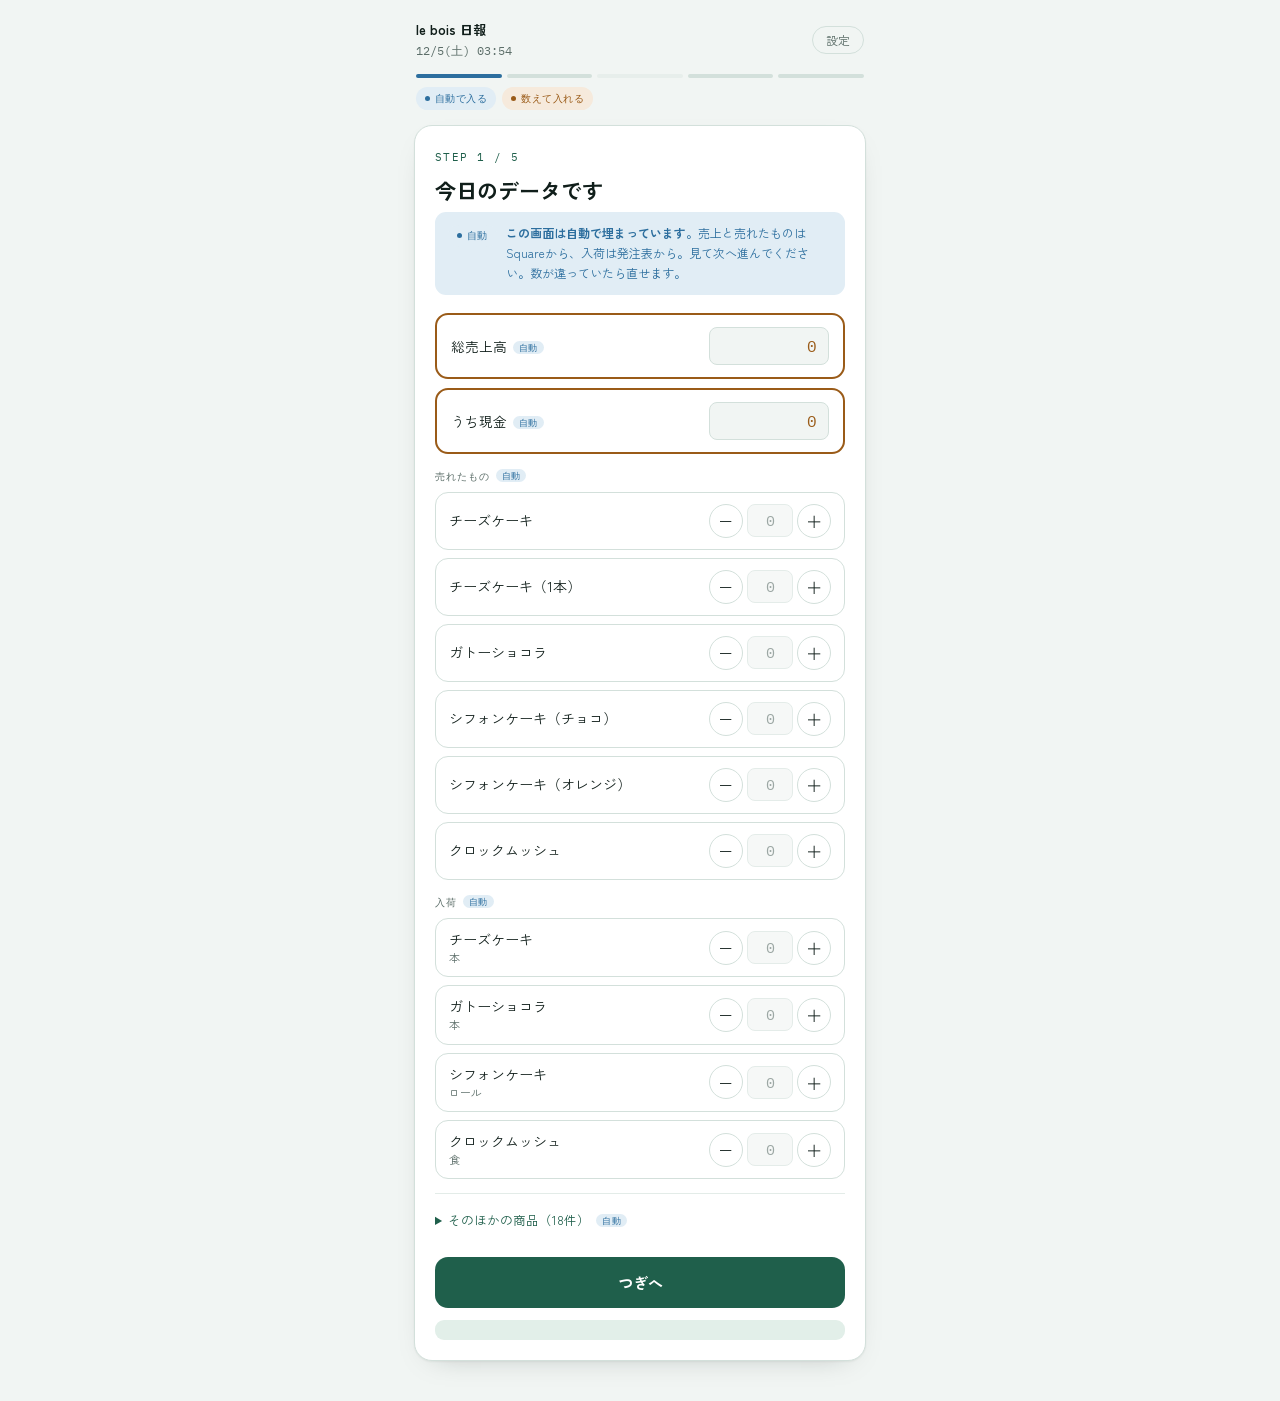
<file: gas/Index.html>
<!doctype html>
<html lang="ja">
<head>
<meta charset="utf-8">
<meta name="viewport" content="width=device-width, initial-scale=1">
<title>le bois 日報</title>
<link rel="stylesheet" href="https://fonts.googleapis.com/css2?family=Zen+Kaku+Gothic+New:wght@400;500;700&family=IBM+Plex+Mono:wght@400;500&display=swap">
<style id="app-style">
  :root{
    --ground:#F1F5F3; --surface:#FFFFFF; --surface-2:#E9EFEC; --chat:#DDE7EC;
    --ink:#101E1A; --muted:#5C6E69; --line:#D3E0DB; --line-soft:#E3ECE8;
    --moss:#1F5F4B; --moss-soft:#E2EFE9; --sq:#2C6E9E; --sq-soft:#E1EDF5;
    --hand:#9A5B18; --hand-soft:#F6EADC; --warn:#A03626; --warn-soft:#F8E6E2;
    --btn-ink:#FFFFFF;
    --shadow:0 1px 2px rgba(16,30,26,.05), 0 10px 30px -20px rgba(16,30,26,.35);
  }
  @media (prefers-color-scheme: dark){ :root:not([data-theme="light"]){
    --ground:#0D1614; --surface:#15211E; --surface-2:#1C2A26; --chat:#101C22;
    --ink:#E3EDE9; --muted:#94A8A2; --line:#2A3B36; --line-soft:#223330;
    --moss:#74C4A4; --moss-soft:#17322A; --sq:#83B9DD; --sq-soft:#152B3A;
    --hand:#DBA362; --hand-soft:#2E2418; --warn:#E9917E; --warn-soft:#33201C;
    --btn-ink:#0D1614;
    --shadow:0 1px 2px rgba(0,0,0,.4), 0 10px 30px -20px rgba(0,0,0,.8);
  }}
  :root[data-theme="dark"]{
    --ground:#0D1614; --surface:#15211E; --surface-2:#1C2A26; --chat:#101C22;
    --ink:#E3EDE9; --muted:#94A8A2; --line:#2A3B36; --line-soft:#223330;
    --moss:#74C4A4; --moss-soft:#17322A; --sq:#83B9DD; --sq-soft:#152B3A;
    --hand:#DBA362; --hand-soft:#2E2418; --warn:#E9917E; --warn-soft:#33201C;
    --btn-ink:#0D1614;
    --shadow:0 1px 2px rgba(0,0,0,.4), 0 10px 30px -20px rgba(0,0,0,.8);
  }
  *{box-sizing:border-box;}
  body{margin:0;background:var(--ground);color:var(--ink);
    font-family:"Zen Kaku Gothic New","Hiragino Kaku Gothic ProN","Yu Gothic",system-ui,sans-serif;
    font-size:15px;line-height:1.8;-webkit-font-smoothing:antialiased;}
  .wrap{max-width:480px;margin:0 auto;padding:0 14px 40px;min-height:100vh;
    display:flex;flex-direction:column;}

  .topbar{display:flex;justify-content:space-between;align-items:center;padding:18px 2px 12px;gap:10px;}
  .topbar .who{font-size:13px;font-weight:700;}
  .topbar .when{font-family:"IBM Plex Mono",monospace;font-size:11.5px;color:var(--muted);
    font-weight:400;display:block;}
  .gear{background:none;border:1px solid var(--line);border-radius:100px;color:var(--muted);
    font-family:inherit;font-size:11.5px;padding:5px 13px;cursor:pointer;flex:none;}
  .gear:focus-visible{outline:2px solid var(--moss);outline-offset:2px;}

  .bars{display:flex;gap:5px;padding:0 2px 9px;}
  .bars i{flex:1;height:4px;border-radius:2px;background:var(--line);}
  .bars i.on.s-au{background:var(--sq);}
  .bars i.on.s-me{background:var(--hand);}
  .bars i.on.s-nn{background:var(--muted);}
  .bars i.skip{opacity:.35;}

  .legend{display:flex;gap:6px;padding:0 2px 15px;flex-wrap:wrap;}
  .src{font-family:"IBM Plex Mono",monospace;font-size:9.5px;letter-spacing:.05em;
    padding:3px 9px;border-radius:100px;white-space:nowrap;display:inline-flex;align-items:center;gap:5px;}
  .src::before{content:"";width:5px;height:5px;border-radius:50%;background:currentColor;}
  .src.sq{background:var(--sq-soft);color:var(--sq);}
  .src.me{background:var(--hand-soft);color:var(--hand);}

  .pane{background:var(--surface);border:1px solid var(--line);border-radius:18px;
    box-shadow:var(--shadow);padding:22px 20px 20px;flex:1;}
  .kicker{font-family:"IBM Plex Mono",monospace;font-size:10.5px;letter-spacing:.14em;
    text-transform:uppercase;color:var(--moss);margin:0 0 8px;}
  .q{font-size:21px;font-weight:700;line-height:1.45;margin:0 0 6px;}
  .qsub{font-size:12.5px;color:var(--muted);margin:0 0 18px;line-height:1.7;}

  .banner{border-radius:11px;padding:11px 13px;font-size:12px;line-height:1.7;
    margin:0 0 18px;display:flex;gap:9px;align-items:flex-start;}
  .banner .src{flex:none;margin-top:2px;}
  .banner.sq{background:var(--sq-soft);color:var(--sq);}
  .banner.me{background:var(--hand-soft);color:var(--hand);}
  .banner b{font-weight:700;}

  .tag{font-family:"IBM Plex Mono",monospace;font-size:9px;letter-spacing:.04em;
    padding:1px 6px;border-radius:100px;margin-left:6px;vertical-align:1px;}
  .tag.sq{background:var(--sq-soft);color:var(--sq);}
  .tag.me{background:var(--hand-soft);color:var(--hand);}

  .row{display:flex;justify-content:space-between;align-items:center;gap:10px;
    padding:11px 13px;border:1px solid var(--line);border-radius:13px;margin-bottom:8px;}
  .row .nm{font-size:14px;line-height:1.35;min-width:0;}
  .row .nm i{font-style:normal;color:var(--muted);font-size:11px;display:block;line-height:1.5;}
  .stp{display:flex;align-items:center;gap:4px;flex:none;}
  .stp button{width:34px;height:34px;border-radius:50%;border:1px solid var(--line);
    background:var(--surface);color:var(--ink);font-size:17px;line-height:1;cursor:pointer;
    font-family:inherit;display:flex;align-items:center;justify-content:center;padding:0;}
  .stp button:active{background:var(--surface-2);}
  .stp button:focus-visible{outline:2px solid var(--moss);outline-offset:2px;}
  .stp input{width:46px;padding:6px 2px;border:1px solid var(--line);border-radius:8px;
    background:var(--ground);color:var(--hand);text-align:center;
    font-family:"IBM Plex Mono",monospace;font-size:15px;font-variant-numeric:tabular-nums;
    -moz-appearance:textfield;}
  .stp input.zero{color:var(--muted);opacity:.6;}
  input::-webkit-outer-spin-button,input::-webkit-inner-spin-button{-webkit-appearance:none;margin:0;}
  input:focus-visible{outline:2px solid var(--moss);outline-offset:1px;}
  select{padding:3px 5px;border:1px solid var(--line);border-radius:6px;background:var(--surface);
    color:var(--muted);font-size:10.5px;font-family:inherit;}
  select:focus-visible{outline:2px solid var(--moss);outline-offset:2px;}

  /* count card */
  .cnt{border:1px solid var(--line);border-radius:14px;padding:13px 14px;margin-bottom:10px;}
  .cnt.ok{border-color:var(--moss);background:var(--moss-soft);}
  .cnt.bad{border-color:var(--warn);background:var(--warn-soft);}
  .cnt .hd{display:flex;justify-content:space-between;align-items:baseline;gap:10px;margin-bottom:9px;}
  .cnt .nm{font-size:14.5px;font-weight:700;}
  .cnt .exp{font-family:"IBM Plex Mono",monospace;font-size:11.5px;color:var(--sq);
    font-variant-numeric:tabular-nums;text-align:right;flex:none;}
  /* align-items:flex-end で、冷凍側に単位のselectが入っても入力欄の高さが揃う */
  .cnt .in{display:flex;gap:8px;align-items:flex-end;}
  .cnt .cell{flex:1;display:flex;flex-direction:column;gap:4px;}
  .cnt .cell label{font-family:"IBM Plex Mono",monospace;font-size:9.5px;letter-spacing:.06em;
    color:var(--muted);display:flex;align-items:center;gap:5px;min-height:26px;}
  .cnt .cell input{width:100%;padding:9px 6px;border:1px solid var(--line);border-radius:9px;
    background:var(--surface);color:var(--hand);text-align:center;
    font-family:"IBM Plex Mono",monospace;font-size:17px;font-variant-numeric:tabular-nums;
    -moz-appearance:textfield;}
  .cnt .res{margin-top:9px;font-size:11.5px;font-family:"IBM Plex Mono",monospace;
    font-variant-numeric:tabular-nums;display:flex;justify-content:space-between;}
  .cnt .res .g{color:var(--moss);} .cnt .res .r{color:var(--warn);font-weight:500;}

  .money{display:flex;justify-content:space-between;align-items:center;gap:10px;
    padding:12px 14px;border:1px solid var(--line);border-radius:13px;margin-bottom:9px;}
  .money.big{border-width:2px;border-color:var(--hand);}
  .money.info{background:var(--sq-soft);border-color:var(--sq);}
  .money.calc{background:var(--moss-soft);border-color:var(--moss);}
  .money .lb{font-size:13.5px;}
  .money .lb i{font-style:normal;color:var(--muted);font-size:11px;display:block;line-height:1.5;}
  .money input{width:120px;padding:8px 11px;border:1px solid var(--line);border-radius:8px;
    background:var(--ground);color:var(--hand);text-align:right;
    font-family:"IBM Plex Mono",monospace;font-size:16px;font-variant-numeric:tabular-nums;
    -moz-appearance:textfield;}
  .money .v{font-family:"IBM Plex Mono",monospace;font-size:16px;font-variant-numeric:tabular-nums;}
  .money.info .v,.money.info .lb{color:var(--sq);}
  .money.calc .v,.money.calc .lb{color:var(--moss);}

  .choice{display:flex;gap:8px;margin-top:10px;}
  .choice button{flex:1;padding:11px 6px;border-radius:11px;border:1px solid var(--line);
    background:var(--surface);color:var(--ink);font-family:inherit;font-size:13px;
    font-weight:500;cursor:pointer;}
  .choice button.on{background:var(--moss);color:var(--btn-ink);border-color:var(--moss);}
  .choice button:focus-visible{outline:2px solid var(--moss);outline-offset:2px;}

  details.more{margin-top:14px;border-top:1px solid var(--line-soft);padding-top:10px;}
  summary{cursor:pointer;font-size:12.5px;color:var(--moss);padding:5px 0;}
  summary:focus-visible{outline:2px solid var(--moss);outline-offset:2px;}
  .sgroup{font-family:"IBM Plex Mono",monospace;font-size:9.5px;letter-spacing:.1em;
    text-transform:uppercase;color:var(--muted);margin:14px 0 7px;}

  .sum{background:var(--surface-2);border-radius:13px;padding:14px 15px;font-size:12.5px;
    line-height:1.9;margin-bottom:14px;}
  .sum b{font-family:"IBM Plex Mono",monospace;font-variant-numeric:tabular-nums;}
  .sum hr{border:none;border-top:1px solid var(--line);margin:9px 0;}

  .rep{background:var(--chat);border-radius:13px;padding:13px 11px;}
  .bub{background:var(--surface);border-radius:14px;border-bottom-left-radius:4px;
    padding:12px 14px;white-space:pre-wrap;font-size:12px;line-height:1.85;
    font-family:"IBM Plex Mono","Zen Kaku Gothic New",monospace;
    box-shadow:0 1px 2px rgba(0,0,0,.07);max-height:340px;overflow-y:auto;}
  .fmt{display:flex;gap:6px;margin-bottom:11px;flex-wrap:wrap;}
  .fmt label{cursor:pointer;position:relative;display:inline-block;}
  .fmt input{position:absolute;opacity:0;width:100%;height:100%;left:0;top:0;margin:0;cursor:pointer;}
  .fmt span{display:inline-block;font-size:11.5px;padding:5px 12px;border-radius:100px;
    border:1px solid var(--line);background:var(--surface);color:var(--muted);}
  .fmt input:checked+span{background:var(--moss);color:var(--btn-ink);border-color:var(--moss);}
  .fmt input:focus-visible+span{outline:2px solid var(--moss);outline-offset:2px;}

  .nav{display:flex;gap:9px;margin-top:20px;}
  .nav button{padding:15px;border-radius:13px;border:none;font-family:inherit;
    font-size:15px;font-weight:700;cursor:pointer;}
  .nav .prim{flex:1;background:var(--moss);color:var(--btn-ink);}
  .nav .ghost{flex:0 0 88px;background:var(--surface-2);color:var(--muted);font-weight:500;font-size:13.5px;}
  .nav button:focus-visible{outline:2px solid var(--ink);outline-offset:2px;}
  .nav .prim[disabled]{opacity:.4;cursor:default;}

  .status{font-size:12px;margin-top:12px;padding:10px 13px;border-radius:9px;display:none;}
  .status.ok{display:block;background:var(--moss-soft);color:var(--moss);}
  .status.ng{display:block;background:var(--warn-soft);color:var(--warn);}
  .note{font-size:11.5px;color:var(--muted);line-height:1.7;margin-top:12px;}
  .trial{background:var(--hand-soft);border-left:2px solid var(--hand);padding:10px 13px;
    border-radius:0 3px 3px 0;font-size:11.5px;line-height:1.7;margin-top:14px;}
  .trial b{color:var(--hand);}
  .future{border:1px dashed var(--line);border-radius:11px;padding:12px 14px;
    font-size:11.5px;line-height:1.8;color:var(--muted);margin-top:14px;}
  .future b{color:var(--ink);}
  .future .r{display:flex;justify-content:space-between;gap:10px;padding:3px 0;}
  .hist{font-size:12.5px;}
  .hrow{display:flex;justify-content:space-between;gap:10px;padding:7px 0;
    border-bottom:1px dotted var(--line);font-variant-numeric:tabular-nums;}
  .hrow:last-child{border-bottom:none;}
  .hrow span:first-child{font-family:"IBM Plex Mono",monospace;color:var(--muted);flex:none;}
  .hrow .r{text-align:right;font-family:"IBM Plex Mono",monospace;}
</style>
</head>
<body>
<div class="wrap" id="app"></div>

<script type="application/json" id="state">{"v":5,"stock":{"cheese":{"fz":28,"ch":9},"gateau":{"fz":36,"ch":5},"chiffon":{"fz":6,"ch":0},"croque":{"fz":14,"ch":2}},"float":36740,"items":["クロッシュ（オリジナル）","プリン","コーヒー ICE","コーヒーラテ ICE","イヴ ICE","ジュテーム HOT","コーヒー HOT","ジンジャーエール アイス","追加ミルク","イヴ HOT","ジュース（アップル）","追加ソイミルク","アッサム ICE","ジュテーム ICE","マ・パッション HOT","ルイボスティー HOT","ルイボスティー ICE","任意の金額"],"log":[]}</script>
<script>
/* ------------------------------------------------------------------
   STORE（本番版）: Google Apps Script 経由でスプレッドシートに読み書きします。
   Code.gs の getState / submitDay / getToday を呼びます。
   ------------------------------------------------------------------ */
/** 本番版。SquareとスプレッドシートにつながっているのでLIVE */
var LIVE = true;

var STORE = (function(){
  function run(){ return google.script.run; }
  return {
    load: function(cb){
      run().withSuccessHandler(function(st){ cb(st); })
           .withFailureHandler(function(){ cb(null); })
           .getState();
    },
    save: function(state, entry, ok, ng){
      run().withSuccessHandler(function(res){
              if(res && res.ok) ok();
              else ng((res && res.message) || '保存できませんでした。');
            })
           .withFailureHandler(function(err){ ng('保存できませんでした：' + (err && err.message || '')); })
           .submitDay(entry);
    },
    today: function(ok, ng){
      run().withSuccessHandler(function(d){ ok(d); })
           .withFailureHandler(function(err){ ng('Squareから取得できませんでした：' + (err && err.message || '')); })
           .getToday();
    }
  };
})();

</script>
<script>

(function(){
  var P = [
    {k:'cheese',  n:'チーズケーキ',     u:'切れ', b:'本',    per:7, fu:'b'},
    {k:'gateau',  n:'ガトーショコラ',   u:'切れ', b:'本',    per:9, fu:'b'},
    {k:'chiffon', n:'シフォンケーキ',   u:'個',   b:'ロール', per:8, fu:'u'},
    {k:'croque',  n:'クロックムッシュ', u:'食',   b:null,    per:1, fu:'u'}
  ];
  var MAP = [
    {sq:'チーズケーキ',             k:'cheese',  mul:1},
    {sq:'チーズケーキ（1本）',       k:'cheese',  mul:7},
    {sq:'ガトーショコラ',           k:'gateau',  mul:1},
    {sq:'シフォンケーキ（チョコ）',   k:'chiffon', mul:1},
    {sq:'シフォンケーキ（オレンジ）', k:'chiffon', mul:1},
    {sq:'クロックムッシュ',         k:'croque',  mul:1}
  ];

  var state;
  try{ state = JSON.parse(document.getElementById('state').textContent); }catch(e){ state = {}; }
  if(!state.stock) state.stock = {};
  P.forEach(function(p){ if(!state.stock[p.k]) state.stock[p.k] = {fz:0, ch:0}; });
  if(!state.log) state.log = [];
  if(!state.items) state.items = [];
  if(typeof state.float !== 'number') state.float = 0;

  var STEPS = ['今日のデータ', '在庫を数える', '差の確認', 'レジ金', '送信'];
  var SRC = [null, 'au', 'me', 'me', 'me', 'nn'];
  var ui = {step:1, done:false, fmt:'std', msg:'', ok:true};

  var form = {sales:0, cash:0, payout:0, counted:0,
              q:{}, arr:{}, fz:{}, fzu:{}, ch:{}, reason:{}, newNames:['',''], newQty:[0,0]};
  P.forEach(function(p){
    form.arr[p.k]=0; form.fzu[p.k]=p.fu; form.reason[p.k]=null;
    form.fz[p.k]= p.fu==='b' ? Math.round(state.stock[p.k].fz/p.per) : state.stock[p.k].fz;
    form.ch[p.k]= state.stock[p.k].ch;
  });

  function esc(s){ return String(s).replace(/[&<>"]/g, function(c){
    return c==='&'?'&amp;':c==='<'?'&lt;':c==='>'?'&gt;':'&quot;'; }); }
  function yen(v){ return '¥' + Math.round(v).toLocaleString('ja-JP'); }
  function today(){
    var d = new Date(), w = ['日','月','火','水','木','金','土'][d.getDay()];
    return {iso:d.getFullYear()+'-'+String(d.getMonth()+1).padStart(2,'0')+'-'+String(d.getDate()).padStart(2,'0'),
            label:(d.getMonth()+1)+'/'+d.getDate()+'('+w+')',
            time:String(d.getHours()).padStart(2,'0')+':'+String(d.getMinutes()).padStart(2,'0')};
  }
  function bundles(p, pieces){
    if(!p.b || pieces <= 0) return '';
    var whole = Math.floor(pieces/p.per), rem = pieces % p.per;
    if(whole === 0) return '';
    return rem === 0 ? '（'+whole+p.b+'）' : '（'+whole+p.b+'＋'+rem+p.u+'）';
  }
  function names(){ return MAP.map(function(m){return m.sq;}).concat(state.items); }
  function soldList(){
    var out = [];
    names().forEach(function(nm){ if((form.q[nm]||0) > 0) out.push({name:nm, qty:form.q[nm]}); });
    form.newNames.forEach(function(nm,i){
      if(nm && nm.trim() && form.newQty[i] > 0) out.push({name:nm.trim(), qty:form.newQty[i], isNew:true});
    });
    return out;
  }

  function compute(){
    var sold = {}; P.forEach(function(p){ sold[p.k]=0; });
    var list = soldList();
    list.forEach(function(it){
      MAP.forEach(function(m){ if(m.sq === it.name) sold[m.k] += it.qty * m.mul; });
    });
    var out = {_list:list};
    P.forEach(function(p){
      var prev = state.stock[p.k];
      var arrPieces = p.b ? form.arr[p.k] * p.per : form.arr[p.k];
      var expect = prev.fz + prev.ch + arrPieces - sold[p.k];
      var fzPieces = form.fzu[p.k] === 'b' ? form.fz[p.k] * p.per : form.fz[p.k];
      var actual = fzPieces + form.ch[p.k];
      var diff = actual - expect;
      out[p.k] = {sold:sold[p.k], arrPieces:arrPieces, expect:expect,
                  fzPieces:fzPieces, ch:form.ch[p.k], actual:actual, diff:diff,
                  waste: (diff < 0 && form.reason[p.k] === 'waste') ? -diff : 0,
                  unexp: (diff !== 0 && form.reason[p.k] !== 'waste') ? diff : 0};
    });
    return out;
  }
  function diffs(){
    var c = compute();
    return P.filter(function(p){ return c[p.k].diff !== 0; });
  }

  function buildReport(fmt){
    var c = compute(), t = today();
    var theo = state.float + form.cash - form.payout, d = form.counted - theo;
    var list = c._list.slice().sort(function(a,b){ return b.qty-a.qty; });
    var total = list.reduce(function(a,b){ return a+b.qty; }, 0);
    var L = [t.label + ' 日報', ''];
    if(fmt !== 'short'){
      L.push('【売上】');
      L.push('総売上 ' + yen(form.sales) + (total ? '（'+total+'点）' : ''));
      L.push('うち現金 ' + yen(form.cash));
      L.push('');
      L.push('【売れたもの】');
      if(list.length) list.forEach(function(it){ L.push(it.name + ' ' + it.qty); });
      else L.push('（なし）');
      L.push('');
    }
    L.push('【在庫数】');
    P.forEach(function(p){
      var r = c[p.k];
      L.push('▼' + p.n);
      L.push('冷凍' + r.fzPieces + p.u + bundles(p, r.fzPieces));
      L.push('冷蔵' + r.ch + p.u);
      if(r.waste > 0) L.push('廃棄' + r.waste + p.u);
    });
    var un = P.filter(function(p){ return c[p.k].unexp !== 0; });
    if(un.length){
      L.push('');
      L.push('【差異】');
      un.forEach(function(p){
        var v = c[p.k].unexp;
        L.push(p.n + ' ' + (v>0?'+':'') + v + p.u + '（原因不明）');
      });
    }
    if(fmt === 'full'){
      var a = [];
      P.forEach(function(p){ if(form.arr[p.k] > 0) a.push(p.n+' '+form.arr[p.k]+(p.b||p.u)); });
      if(a.length){ L.push(''); L.push('【入荷】'); L.push(a.join(' / ')); }
    }
    if(fmt !== 'short'){
      L.push('');
      L.push('【レジ締め】');
      if(fmt === 'full'){
        L.push('理論 ' + yen(theo) + '（釣銭 ' + yen(state.float) + ' ＋ 現金 ' + yen(form.cash)
          + (form.payout ? ' − 出金 ' + yen(form.payout) : '') + '）');
        L.push('実査 ' + yen(form.counted));
        L.push('差異 ' + (d===0?'±0':(d>0?'+':'')+d.toLocaleString('ja-JP')));
      } else {
        L.push('実査 ' + yen(form.counted) + ' ／ 差異 ' + (d===0?'±0':(d>0?'+':'')+d.toLocaleString('ja-JP')));
      }
    }
    return L.join('\n');
  }

  function paint(){
    var s = document.getElementById('status');
    if(!s) return;
    s.className = 'status ' + (ui.ok ? 'ok' : 'ng');
    s.textContent = ui.msg;
  }

  function submit(){
    var c = compute(), t = today(), list = c._list;
    var entry = {d:t.iso, label:t.label, sales:form.sales, cash:form.cash,
      tx:list.reduce(function(a,b){return a+b.qty;},0), counted:form.counted,
      diff: form.counted - (state.float + form.cash - form.payout)};
    var items = state.items.slice();
    list.forEach(function(it){
      if(!it.isNew) return;
      if(MAP.some(function(m){return m.sq===it.name;}) || items.indexOf(it.name)>=0) return;
      items.push(it.name);
    });
    var next = {v:5, float:state.float, items:items, stock:{}, log:[entry].concat(state.log).slice(0,30)};
    P.forEach(function(p){ next.stock[p.k] = {fz:c[p.k].fzPieces, ch:c[p.k].ch}; });
    entry.detail = {};
    P.forEach(function(p){
      entry.detail[p.k] = {fz:c[p.k].fzPieces, ch:c[p.k].ch, sold:c[p.k].sold,
                           arr:c[p.k].arrPieces, expect:c[p.k].expect,
                           waste:c[p.k].waste, gap:c[p.k].unexp};
    });
    entry.items = list.map(function(x){ return {n:x.name, q:x.qty}; });
    state = next; ui.done = true; ui.msg = '保存しています…'; ui.ok = true; render();
    STORE.save(next, entry,
      function(){ ui.msg = '保存しました。明日はこの在庫が「あるはずの数」の出発点になります。'; ui.ok = true; paint(); },
      function(m){ ui.msg = m || '保存できませんでした。報告文はコピーして使えます。'; ui.ok = false; paint(); });
  }

  function copyReport(){
    var el = document.getElementById('bub'); if(!el) return;
    if(navigator.clipboard && navigator.clipboard.writeText){
      navigator.clipboard.writeText(el.textContent).then(function(){
        var b = document.getElementById('copybtn');
        b.textContent = 'コピーしました';
        setTimeout(function(){ b.textContent = '報告文をコピー'; }, 1800);
      }).catch(sel);
    } else sel();
    function sel(){ var r = document.createRange(); r.selectNodeContents(el);
      var s = window.getSelection(); s.removeAllRanges(); s.addRange(r); }
  }

  function stepper(id, val){
    return '<span class="stp"><button type="button" data-step="-1" data-t="'+id+'" aria-label="減らす">−</button>'
      + '<input type="number" inputmode="numeric" data-f="'+id+'" value="'+(val||0)+'" class="'+((val)?'':'zero')+'">'
      + '<button type="button" data-step="1" data-t="'+id+'" aria-label="増やす">＋</button></span>';
  }
  function moneyRow(label, sub, id, val, tag){
    var tg = tag ? '<span class="tag '+tag[0]+'">'+tag[1]+'</span>' : '';
    return '<div class="money big"><span class="lb">'+label+tg+(sub?'<i>'+sub+'</i>':'')+'</span>'
      + '<input type="number" inputmode="numeric" data-f="'+id+'" value="'+val+'" aria-label="'+label+'"></div>';
  }

  function render(){
    var t = today(), c = compute(), h = '', dl = diffs();

    h += '<div class="topbar"><span class="who">le bois 日報<span class="when">'+t.label+' '+t.time+'</span></span>'
       + '<button class="gear" id="gear">'+(ui.step===0?'とじる':'設定')+'</button></div>';

    if(ui.step > 0){
      h += '<div class="bars">';
      for(var i=1;i<=STEPS.length;i++){
        var skip = (i===3 && dl.length===0) ? ' skip' : '';
        h += '<i class="'+((i<=ui.step||ui.done)?'on':'')+' s-'+SRC[i]+skip+'"></i>';
      }
      h += '</div><div class="legend"><span class="src sq">自動で入る</span>'
         + '<span class="src me">数えて入れる</span></div>';
    }

    h += '<div class="pane">';

    if(ui.step === 0){
      h += '<p class="kicker">setup</p><p class="q">設定</p>'
         + '<p class="qsub">在庫の出発点や釣銭の額がずれているときに直します。</p>';
      P.forEach(function(p){
        h += '<div class="row"><span class="nm">'+p.n+'<i>冷凍 / 冷蔵（'+p.u+'）</i></span><span class="stp">'
           + '<input type="number" inputmode="numeric" data-s="fz_'+p.k+'" value="'+state.stock[p.k].fz+'" aria-label="'+p.n+' 冷凍">'
           + '<input type="number" inputmode="numeric" data-s="ch_'+p.k+'" value="'+state.stock[p.k].ch+'" aria-label="'+p.n+' 冷蔵">'
           + '</span></div>';
      });
      h += '<div class="money big"><span class="lb">釣銭準備金</span>'
         + '<input type="number" inputmode="numeric" data-s="float" value="'+state.float+'" aria-label="釣銭準備金"></div>'
         + '<div class="nav"><button class="prim" id="applysetup">この数字に直す</button></div>';
      if(state.log.length){
        h += '<p class="sgroup">これまでの記録</p><div class="hist">';
        state.log.forEach(function(e){
          var dt = (e.diff==null)?'差異 —':'差異 '+(e.diff===0?'±0':(e.diff>0?'+':'')+e.diff.toLocaleString('ja-JP'));
          h += '<div class="hrow"><span>'+e.label+'</span><span class="r">'+yen(e.sales)+' ／ '+(e.tx||0)+'点 ／ '+dt+'</span></div>';
        });
        h += '</div>';
      }
      h += '</div>';
      document.getElementById('app').innerHTML = h; wire(); return;
    }

    if(ui.done){
      h += '<p class="kicker">done</p><p class="q">送信しました</p>'
         + '<p class="qsub">下の報告文をコピーして、LINEに貼ってください。</p>'
         + '<div class="fmt">'
         + '<label><input type="radio" name="fmt" value="std"'+(ui.fmt==='std'?' checked':'')+'><span>標準</span></label>'
         + '<label><input type="radio" name="fmt" value="short"'+(ui.fmt==='short'?' checked':'')+'><span>在庫だけ</span></label>'
         + '<label><input type="radio" name="fmt" value="full"'+(ui.fmt==='full'?' checked':'')+'><span>詳しく</span></label>'
         + '</div><div class="rep"><div class="bub" id="bub">'+esc(buildReport(ui.fmt))+'</div></div>'
         + '<div class="nav"><button class="prim" id="copybtn">報告文をコピー</button></div>'
         + '<div class="status" id="status"></div></div>';
      document.getElementById('app').innerHTML = h; paint(); wire(); return;
    }

    /* step 1: 自動データの確認 */
    if(ui.step === 1){
      h += '<p class="kicker">step 1 / 5</p><p class="q">今日のデータです</p>'
         + '<div class="banner sq"><span class="src sq">自動</span><span>'
         + (LIVE
             ? '<b>この画面は自動で埋まっています。</b>売上と売れたものはSquareから、入荷は発注表から。見て次へ進んでください。数が違っていたら直せます。'
             : '<b>本番ではこの画面は開いた時点で埋まっています。</b>売上と売れたものはSquareから、入荷は発注表から。見て次へ進むだけになります。')
         + '</span></div>'
         + moneyRow('総売上高','', 'sales', form.sales, ['sq','自動'])
         + moneyRow('うち現金','', 'cash', form.cash, ['sq','自動'])
         + '<p class="sgroup">売れたもの<span class="tag sq">自動</span></p>';
      MAP.forEach(function(m){
        h += '<div class="row"><span class="nm">'+esc(m.sq)+'</span>'+stepper('q:'+m.sq, form.q[m.sq]||0)+'</div>';
      });
      h += '<p class="sgroup">入荷<span class="tag sq">自動</span></p>';
      P.forEach(function(p){
        h += '<div class="row"><span class="nm">'+p.n+'<i>'+(p.b||p.u)+'</i></span>'+stepper('arr:'+p.k, form.arr[p.k])+'</div>';
      });
      h += '<details class="more"><summary>そのほかの商品（'+state.items.length+'件）<span class="tag sq">自動</span></summary><div style="padding-top:8px">';
      state.items.forEach(function(nm){
        h += '<div class="row"><span class="nm">'+esc(nm)+'</span>'+stepper('q:'+nm, form.q[nm]||0)+'</div>';
      });
      h += '<p class="sgroup">新しい商品</p>';
      [0,1].forEach(function(i){
        h += '<div class="row"><span class="nm" style="flex:1"><input type="text" data-f="nn'+i+'" value="'+esc(form.newNames[i])+'" placeholder="商品名" aria-label="新しい商品名" style="width:100%;padding:6px 9px;border:1px solid var(--line);border-radius:8px;background:var(--ground);color:var(--ink);font-family:inherit;font-size:12.5px"></span>'
           + stepper('nq'+i, form.newQty[i]) + '</div>';
      });
      h += '</div></details>';
      if(!LIVE) h += '<div class="trial"><b>試用版です。</b>Squareとまだ繋がっていないので、今は手で入れてください。</div>';
    }

    /* step 2: 在庫を数える */
    if(ui.step === 2){
      h += '<p class="kicker">step 2 / 5</p><p class="q">在庫を数えてください</p>'
         + '<p class="qsub">いま冷凍庫と冷蔵庫にある数です。青い数字は、売れた数から計算した「あるはずの数」。</p>';
      P.forEach(function(p){
        var r = c[p.k];
        var cls = r.diff === 0 ? ' ok' : ' bad';
        var fu = form.fzu[p.k];
        var sel = p.b ? '<select data-f="fzu:'+p.k+'" aria-label="'+p.n+' 冷凍の単位">'
              + '<option value="b"'+(fu==='b'?' selected':'')+'>'+p.b+'</option>'
              + '<option value="u"'+(fu==='u'?' selected':'')+'>'+p.u+'</option></select>' : p.u;
        h += '<div class="cnt'+cls+'" data-card="'+p.k+'"><div class="hd"><span class="nm">'+p.n+'</span>'
           + '<span class="exp">あるはず '+r.expect+p.u+bundles(p,r.expect)+'</span></div>'
           + '<div class="in">'
           + '<span class="cell"><label>冷凍 '+sel+'</label>'
           + '<input type="number" inputmode="numeric" data-f="fz:'+p.k+'" value="'+form.fz[p.k]+'" aria-label="'+p.n+' 冷凍"></span>'
           + '<span class="cell"><label>冷蔵 '+p.u+'</label>'
           + '<input type="number" inputmode="numeric" data-f="ch:'+p.k+'" value="'+form.ch[p.k]+'" aria-label="'+p.n+' 冷蔵"></span>'
           + '</div><div class="res"><span data-tot="'+p.k+'">数えた合計 '+r.actual+p.u+'</span>'
           + '<span data-dif="'+p.k+'" class="'+(r.diff===0?'g':'r')+'">'
           + (r.diff===0 ? 'ぴったり' : (r.diff>0?'+':'')+r.diff+p.u) + '</span></div></div>';
      });
      h += '<p class="note">売れた数は計算に入っています。解凍した数を覚えている必要はありません。</p>';
    }

    /* step 3: 差の確認 */
    if(ui.step === 3){
      h += '<p class="kicker">step 3 / 5</p><p class="q">数が合わないものがあります</p>'
         + '<p class="qsub">理由がわかるものだけ選んでください。わからなければそのままで大丈夫です。</p>';
      dl.forEach(function(p){
        var r = c[p.k];
        var short = r.diff < 0;
        h += '<div class="cnt bad"><div class="hd"><span class="nm">'+p.n+'</span>'
           + '<span class="exp" style="color:var(--warn)">'+(r.diff>0?'+':'')+r.diff+p.u+'</span></div>'
           + '<div style="font-size:12.5px;line-height:1.7">あるはず '+r.expect+p.u+' に対して、数えたのは '+r.actual+p.u+'。'
           + (short ? Math.abs(r.diff)+p.u+' 足りません。' : Math.abs(r.diff)+p.u+' 多いです。')+'</div>'
           + '<div class="choice">'
           + (short ? '<button type="button" data-r="waste" data-k="'+p.k+'" class="'+(form.reason[p.k]==='waste'?'on':'')+'">廃棄した</button>' : '')
           + '<button type="button" data-r="other" data-k="'+p.k+'" class="'+(form.reason[p.k]==='other'?'on':'')+'">わからない</button>'
           + '</div></div>';
      });
      h += '<p class="note">「廃棄した」を選ぶと報告文に廃棄として載ります。「わからない」は差異として記録され、あとから原因を探せます。</p>';
    }

    /* step 4: レジ金 */
    if(ui.step === 4){
      var theo = state.float + form.cash - form.payout, d4 = form.counted - theo;
      h += '<p class="kicker">step 4 / 5</p><p class="q">レジのお金は？</p>'
         + '<p class="qsub">数えた金額をそのまま入れてください。</p>'
         + '<div class="money info"><span class="lb">あるはずの金額<span class="tag sq">自動</span>'
         + '<i id="theosub">釣銭 '+yen(state.float)+' ＋ 現金売上 '+yen(form.cash)+(form.payout?' − 出金 '+yen(form.payout):'')+'</i></span>'
         + '<span class="v" id="theov">'+yen(theo)+'</span></div>'
         + moneyRow('数えた金額','', 'counted', form.counted, ['me','入力'])
         + '<div class="money calc"><span class="lb">差異</span><span class="v" id="diffv" style="color:'
         + (d4===0?'var(--moss)':'var(--warn)')+'">'+(d4===0?'±0':(d4>0?'+':'')+d4.toLocaleString('ja-JP'))+'</span></div>'
         + '<details class="more"><summary>出金があった場合（両替・支払いに使った分）</summary>'
         + '<div style="padding-top:8px">'+moneyRow('出金','', 'payout', form.payout)+'</div></details>';
    }

    /* step 5: 確認 */
    if(ui.step === 5){
      var list5 = c._list.slice().sort(function(a,b){return b.qty-a.qty;});
      var tot5 = list5.reduce(function(a,b){return a+b.qty;},0);
      var theo5 = state.float + form.cash - form.payout, d5 = form.counted - theo5;
      h += '<p class="kicker">step 5 / 5</p><p class="q">これで送りますか？</p>'
         + '<div class="sum">売上 <b>'+yen(form.sales)+'</b>（'+tot5+'点）／ 現金 <b>'+yen(form.cash)+'</b><hr>';
      P.forEach(function(p){
        var r = c[p.k];
        h += p.n+' 冷凍<b>'+r.fzPieces+p.u+bundles(p,r.fzPieces)+'</b> ／ 冷蔵<b>'+r.ch+p.u+'</b>'
           + (r.waste?' ／ 廃棄<b>'+r.waste+p.u+'</b>':'')
           + (r.unexp?' ／ <b style="color:var(--warn)">差異'+(r.unexp>0?'+':'')+r.unexp+p.u+'</b>':'')+'<br>';
      });
      h += '<hr>レジ 実査 <b>'+yen(form.counted)+'</b> ／ 差異 <b style="color:'
         + (d5===0?'var(--moss)':'var(--warn)')+'">'+(d5===0?'±0':(d5>0?'+':'')+d5.toLocaleString('ja-JP'))+'</b></div>'
         + '<div class="fmt">'
         + '<label><input type="radio" name="fmt" value="std"'+(ui.fmt==='std'?' checked':'')+'><span>標準</span></label>'
         + '<label><input type="radio" name="fmt" value="short"'+(ui.fmt==='short'?' checked':'')+'><span>在庫だけ</span></label>'
         + '<label><input type="radio" name="fmt" value="full"'+(ui.fmt==='full'?' checked':'')+'><span>詳しく</span></label>'
         + '</div><div class="rep"><div class="bub">'+esc(buildReport(ui.fmt))+'</div></div>';
      if(!LIVE) h += '<div class="future"><b>本番になったら</b>'
         + '<div class="r"><span>1 今日のデータ</span><span style="color:var(--sq)">自動・見るだけ</span></div>'
         + '<div class="r"><span>2 在庫を数える</span><span style="color:var(--hand)">数えて入れる</span></div>'
         + '<div class="r"><span>3 差の確認</span><span style="color:var(--muted)">合っていれば出ない</span></div>'
         + '<div class="r"><span>4 レジ金</span><span style="color:var(--hand)">金額を1つ</span></div>'
         + '<div class="r"><span>5 送信</span><span style="color:var(--muted)">タップ</span></div>'
         + '<div style="margin-top:8px;padding-top:8px;border-top:1px solid var(--line)">'
         + '数える作業はいまと同じ。増えるのは<b>「あるはずの数」と照合できる</b>ことだけです。</div></div>';
    }

    var last = (ui.step === 5);
    h += '<div class="nav">';
    if(ui.step > 1) h += '<button class="ghost" id="prev">もどる</button>';
    h += '<button class="prim" id="next">'+(last?'送信する':'つぎへ')+'</button></div>'
       + '<div class="status" id="status"></div></div>';

    document.getElementById('app').innerHTML = h;
    paint(); wire();
  }

  function setVal(k, v){
    if(k.indexOf('q:')===0){ form.q[k.slice(2)] = v; return; }
    if(k.indexOf('arr:')===0){ form.arr[k.slice(4)] = v; return; }
    if(k.indexOf('fzu:')===0){ form.fzu[k.slice(4)] = v; return; }
    if(k.indexOf('fz:')===0){ form.fz[k.slice(3)] = v; return; }
    if(k.indexOf('ch:')===0){ form.ch[k.slice(3)] = v; return; }
    if(k==='nq0'){ form.newQty[0]=v; return; }
    if(k==='nq1'){ form.newQty[1]=v; return; }
    if(k==='nn0'){ form.newNames[0]=v; return; }
    if(k==='nn1'){ form.newNames[1]=v; return; }
    form[k] = v;
  }
  function getVal(k){
    if(k.indexOf('q:')===0) return form.q[k.slice(2)]||0;
    if(k.indexOf('arr:')===0) return form.arr[k.slice(4)];
    if(k.indexOf('fz:')===0) return form.fz[k.slice(3)];
    if(k.indexOf('ch:')===0) return form.ch[k.slice(3)];
    if(k==='nq0') return form.newQty[0];
    if(k==='nq1') return form.newQty[1];
    return form[k]||0;
  }
  function liveMoney(){
    var theo = state.float + form.cash - form.payout, d = form.counted - theo;
    var a = document.getElementById('theov'); if(a) a.textContent = yen(theo);
    var b = document.getElementById('theosub');
    if(b) b.textContent = '釣銭 '+yen(state.float)+' ＋ 現金売上 '+yen(form.cash)+(form.payout?' − 出金 '+yen(form.payout):'');
    var e = document.getElementById('diffv');
    if(e){ e.textContent = (d===0?'±0':(d>0?'+':'')+d.toLocaleString('ja-JP'));
           e.style.color = d===0?'var(--moss)':'var(--warn)'; }
  }

  function liveCount(){
    var c = compute();
    P.forEach(function(p){
      var r = c[p.k];
      var card = document.querySelector('[data-card="'+p.k+'"]');
      if(card) card.className = 'cnt' + (r.diff===0 ? ' ok' : ' bad');
      var tt = document.querySelector('[data-tot="'+p.k+'"]');
      if(tt) tt.textContent = '数えた合計 ' + r.actual + p.u;
      var df = document.querySelector('[data-dif="'+p.k+'"]');
      if(df){
        df.className = (r.diff===0 ? 'g' : 'r');
        df.textContent = (r.diff===0 ? 'ぴったり' : (r.diff>0?'+':'')+r.diff+p.u);
      }
    });
  }

  function wire(){
    document.querySelectorAll('[data-f]').forEach(function(el){
      el.addEventListener(el.tagName==='SELECT'?'change':'input', function(){
        var k = el.getAttribute('data-f');
        setVal(k, el.type==='number' ? (parseFloat(el.value)||0) : el.value);
        if(el.type==='number') el.classList.toggle('zero', !parseFloat(el.value));
        if(ui.step === 2) liveCount();
        else liveMoney();
      });
    });
    document.querySelectorAll('[data-step]').forEach(function(b){
      b.addEventListener('click', function(){
        var k = b.getAttribute('data-t');
        var v = Math.max(0, getVal(k) + parseInt(b.getAttribute('data-step'),10));
        setVal(k, v);
        var inp = document.querySelector('[data-f="'+k+'"]');
        if(inp){ inp.value = v; inp.classList.toggle('zero', !v); }
      });
    });
    document.querySelectorAll('[data-r]').forEach(function(b){
      b.addEventListener('click', function(){
        var k = b.getAttribute('data-k'), r = b.getAttribute('data-r');
        form.reason[k] = (form.reason[k] === r) ? null : r;
        render();
      });
    });
    var b;
    if((b = document.getElementById('next'))) b.addEventListener('click', function(){
      if(ui.step === 5){ submit(); return; }
      if(ui.step === 2 && diffs().length === 0){ ui.step = 4; } else { ui.step++; }
      ui.msg=''; render();
    });
    if((b = document.getElementById('prev'))) b.addEventListener('click', function(){
      if(ui.step === 4 && diffs().length === 0){ ui.step = 2; } else { ui.step--; }
      ui.msg=''; render();
    });
    if((b = document.getElementById('gear'))) b.addEventListener('click', function(){
      ui.step = (ui.step===0)?1:0; render();
    });
    if((b = document.getElementById('copybtn'))) b.addEventListener('click', copyReport);
    if((b = document.getElementById('applysetup'))) b.addEventListener('click', function(){
      P.forEach(function(p){
        var f = document.querySelector('[data-s="fz_'+p.k+'"]'), g = document.querySelector('[data-s="ch_'+p.k+'"]');
        state.stock[p.k] = {fz: parseFloat(f.value)||0, ch: parseFloat(g.value)||0};
        form.fz[p.k] = form.fzu[p.k]==='b' ? Math.round(state.stock[p.k].fz/p.per) : state.stock[p.k].fz;
        form.ch[p.k] = state.stock[p.k].ch;
      });
      var fl = document.querySelector('[data-s="float"]');
      if(fl) state.float = parseFloat(fl.value)||0;
      ui.msg = '直しました。送信すると保存されます。'; ui.ok = true; ui.step = 1; render();
    });
    document.querySelectorAll('input[name=fmt]').forEach(function(r){
      r.addEventListener('change', function(){ ui.fmt = r.value; render(); });
    });
  }

  function resetForm(){
    P.forEach(function(p){
      form.fz[p.k] = form.fzu[p.k]==='b' ? Math.round(state.stock[p.k].fz/p.per) : state.stock[p.k].fz;
      form.ch[p.k] = state.stock[p.k].ch;
    });
  }

  /* リンク（#d=...）からデータを読む。Squareトークンを使わずに実データを流し込むための入口 */
  function readLink(){
    var h = location.hash || '';
    if(h.indexOf('#d=') !== 0) return null;
    try{
      var b = h.slice(3).replace(/-/g, '+').replace(/_/g, '/');
      while(b.length % 4) b += '=';
      return JSON.parse(decodeURIComponent(escape(atob(b))));
    }catch(e){ return null; }
  }
  function applyLink(d){
    if(d.stock) Object.keys(d.stock).forEach(function(k){
      if(state.stock[k]) state.stock[k] = {fz:Number(d.stock[k].fz)||0, ch:Number(d.stock[k].ch)||0};
    });
    if(typeof d.float === 'number') state.float = d.float;
    if(typeof d.sales === 'number') form.sales = d.sales;
    if(typeof d.cash === 'number') form.cash = d.cash;
    if(d.items) Object.keys(d.items).forEach(function(nm){
      form.q[nm] = d.items[nm];
      var known = MAP.some(function(m){ return m.sq === nm; }) || state.items.indexOf(nm) >= 0;
      if(!known) state.items.push(nm);
    });
    if(d.arrivals) Object.keys(d.arrivals).forEach(function(k){
      if(form.arr[k] !== undefined) form.arr[k] = Number(d.arrivals[k]) || 0;
    });
    resetForm();
    ui.msg = d.note || 'リンクからデータを読み込みました。'; ui.ok = true;
  }

  /* 起動：保存済みの状態を読み、リンクのデータを重ね、そのあとSquareを取りにいく */
  var LINK = readLink();
  render();
  if(STORE.load) STORE.load(function(st){
    if(st && st.stock){ state = st; resetForm(); }
    if(LINK){ applyLink(LINK); render(); if(!STORE.today) return; }
    else render();
    if(!STORE.today) return;
    ui.msg = '今日のデータを取得しています…'; ui.ok = true; paint();
    STORE.today(function(d){
      if(d){
        if(typeof d.sales === 'number') form.sales = d.sales;
        if(typeof d.cash === 'number') form.cash = d.cash;
        if(d.items) Object.keys(d.items).forEach(function(nm){
          form.q[nm] = d.items[nm];
          var known = MAP.some(function(m){return m.sq===nm;}) || state.items.indexOf(nm)>=0;
          if(!known) state.items.push(nm);
        });
        if(d.arrivals) Object.keys(d.arrivals).forEach(function(k){ form.arr[k] = d.arrivals[k]; });
        ui.msg = d.note || '今日のデータが入りました。'; ui.ok = true;
      } else {
        ui.msg = '今日のデータを取得できませんでした。手で入れてください。'; ui.ok = false;
      }
      render();
    }, function(m){ ui.msg = m || '今日のデータを取得できませんでした。手で入れてください。'; ui.ok = false; render(); });
  });
})();
</script>
</body>
</html>
</file>
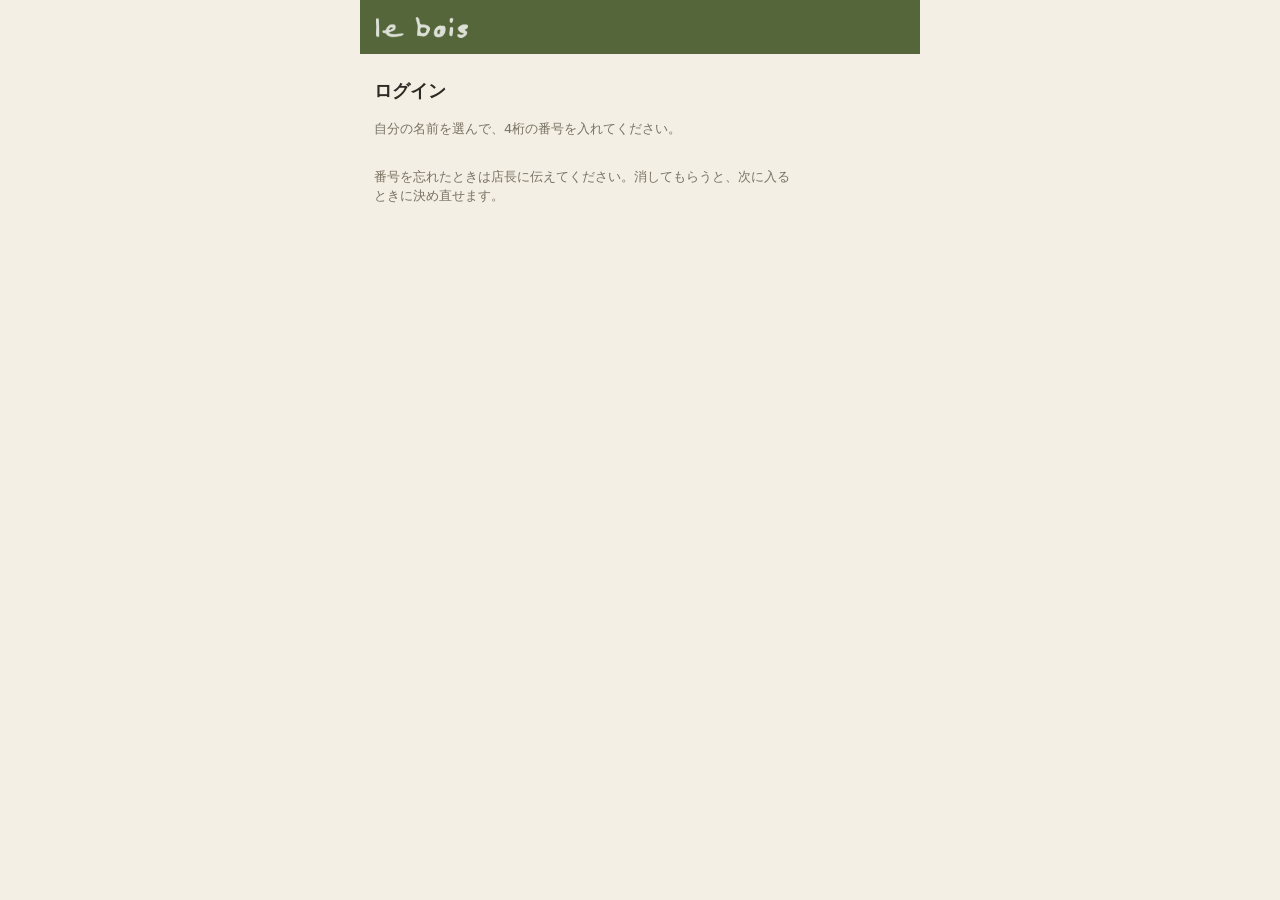
<file: docs/app/index.html>
<!doctype html>
<html lang="ja">
<head>
<meta charset="utf-8">
<meta name="viewport" content="width=device-width,initial-scale=1,viewport-fit=cover">
<meta name="theme-color" content="#55663A">
<link rel="manifest" href="manifest.webmanifest">
<meta name="description" content="ル・ボワのスタッフ用アプリ。シフト、開店前・閉店のチェック、引き継ぎ、日報。">
<meta property="og:title" content="le bois スタッフ">
<meta property="og:description" content="ル・ボワのスタッフ用アプリ。シフト、開店前・閉店のチェック、引き継ぎ、日報。">
<meta property="og:image" content="https://matsuoarashi.github.io/lebois/app/icon-512.png">
<meta property="og:url" content="https://matsuoarashi.github.io/lebois/app/">
<meta property="og:type" content="website">
<link rel="icon" type="image/png" sizes="32x32" href="favicon-32.png">
<link rel="apple-touch-icon" href="apple-touch-icon.png">
<meta name="apple-mobile-web-app-capable" content="yes">
<meta name="mobile-web-app-capable" content="yes">
<meta name="apple-mobile-web-app-title" content="le bois">
<meta name="apple-mobile-web-app-status-bar-style" content="default">
<script>/* 管理者アプリは別の入口（/lebois/kanri/）。古いリンク（?app=kanri）はそちらへ送る */
(function(){ if(!window.LB_KANRI && /[?&]app=kanri\b/.test(location.search)) location.replace("../kanri/" + location.hash); })();</script>
<!--APP-->
<title>le bois スタッフ</title>
<meta name="claude:viewport-fit-sides" content="cover">
<link rel="preconnect" href="https://fonts.googleapis.com">
<style>
/* Layout: one phone column; sticky top bar, content, fixed bottom tab bar (4 tabs). Same palette as the le bois 日報 */
:root{
  --ground:#F1F5F3; --surface:#FFFFFF; --surface-2:#E9EFEC;
  --ink:#101E1A; --muted:#55665F; --line:#D3E0DB; --line-soft:#E3ECE8;
  --moss:#1F5F4B; --moss-soft:#E2EFE9; --btn-ink:#FFFFFF;
  --hand:#8F5212; --hand-soft:#F6EADC; --warn:#A03626; --warn-soft:#F8E6E2;
  --sq:#2C6E9E; --sq-soft:#E1EDF5;
  --font:"Zen Kaku Gothic New","Hiragino Kaku Gothic ProN","Yu Gothic",system-ui,sans-serif;
  color-scheme:light;
}
@media (prefers-color-scheme: dark){:root:not([data-theme="light"]){
  --ground:#0D1614; --surface:#15211E; --surface-2:#1C2A26;
  --ink:#E3EDE9; --muted:#9AADA7; --line:#2A3B36; --line-soft:#223330;
  --moss:#74C4A4; --moss-soft:#17322A; --btn-ink:#0D1614;
  --hand:#DBA362; --hand-soft:#2E2418; --warn:#E9917E; --warn-soft:#33201C;
  --sq:#83B9DD; --sq-soft:#152B3A; color-scheme:dark}}
:root[data-theme="dark"]{
  --ground:#0D1614; --surface:#15211E; --surface-2:#1C2A26;
  --ink:#E3EDE9; --muted:#9AADA7; --line:#2A3B36; --line-soft:#223330;
  --moss:#74C4A4; --moss-soft:#17322A; --btn-ink:#0D1614;
  --hand:#DBA362; --hand-soft:#2E2418; --warn:#E9917E; --warn-soft:#33201C;
  --sq:#83B9DD; --sq-soft:#152B3A; color-scheme:dark}
*{box-sizing:border-box}
html,body{margin:0}
body{background:var(--ground);color:var(--ink);font-family:var(--font);font-size:15px;line-height:1.75;-webkit-font-smoothing:antialiased}
body::before{content:"";position:fixed;inset:0 0 auto;height:env(safe-area-inset-top,0px);z-index:20;background:var(--ground)}
button,input,textarea{font:inherit;color:inherit}
button{cursor:pointer}
:focus-visible{outline:2px solid var(--moss);outline-offset:2px}
.wrap{max-width:560px;margin:0 auto;padding-left:max(16px,env(safe-area-inset-left,0px));padding-right:max(16px,env(safe-area-inset-right,0px));padding-block:0 calc(96px + env(safe-area-inset-bottom,0px))}

.top{position:sticky;top:env(safe-area-inset-top,0px);z-index:10;background:var(--ground);display:flex;align-items:center;justify-content:space-between;gap:10px;padding-block:14px 10px}
.brand{display:flex;flex-direction:column;line-height:1.3;min-width:0}
.brand b{font-size:17px;letter-spacing:.02em;display:flex;align-items:center;gap:8px}
.logo{display:inline-block;width:84px;height:19px;background:var(--ink);-webkit-mask:url(logo.png) no-repeat left center/contain;mask:url(logo.png) no-repeat left center/contain;flex:none}
.logo.lg{width:150px;height:34px}
.login .logo{margin-bottom:2px}
/* シフト表（日付×人） */
.sgw{overflow-x:auto;-webkit-overflow-scrolling:touch;margin:0 -4px;padding:0 4px 4px}
.sg{display:grid;gap:3px;font-size:12px;min-width:max-content}
.sg>div{border-radius:6px;padding:4px 5px;line-height:1.25}
.sg .hd{font-weight:700;text-align:center;background:var(--ground);position:sticky;top:0;font-size:12px}
.sg .hd small{display:block;font-weight:400;color:var(--muted);font-size:10px}
.sg .dt{position:sticky;left:0;z-index:1;background:var(--surface);border:1px solid var(--line,#ddd);font-variant-numeric:tabular-nums}
.sg .dt .w0{color:#c0392b}.sg .dt .w6{color:#2c6fb7}
.sg .dt small{display:block;color:var(--muted);font-size:10px}
.sg .dt.short{border-color:var(--warn);background:color-mix(in srgb,var(--warn) 12%,var(--surface))}
.sg .dt.short small.n{color:var(--warn);font-weight:700}
.sg .cell{border:1px solid var(--line,#ddd);background:var(--surface);min-height:38px;cursor:pointer;text-align:center;font:inherit;color:inherit}
.sg .cell.short{background:color-mix(in srgb,var(--warn) 6%,var(--surface))}
.sg .cell b{display:block;color:var(--moss);font-size:12px}
.sg .cell i{display:block;font-style:normal;color:var(--muted);font-size:10px}
.sg .cell.none{opacity:.55}
.pick{position:fixed;inset:0;background:rgba(0,0,0,.4);z-index:30;display:flex;align-items:flex-end;justify-content:center}
.pick .in{background:var(--surface);border-radius:16px 16px 0 0;padding:16px 16px calc(16px + env(safe-area-inset-bottom));width:100%;max-width:520px;display:flex;flex-direction:column;gap:10px}
.brand span{font-size:12px;color:var(--muted);font-variant-numeric:tabular-nums}
.sps{display:grid;gap:6px;margin:0 0 2px}.sps.two{grid-template-columns:1fr 1fr}.sp{position:relative;display:block;border-radius:10px;overflow:hidden;border:1px solid var(--line);background:var(--line-soft);text-decoration:none}.sp img{display:block;width:100%;height:auto;max-height:240px;object-fit:cover}.sps.two .sp img{height:120px;max-height:none}.hero .sp img{max-height:340px}.sp .tmp{position:absolute;left:6px;bottom:6px;font-size:10.5px;line-height:1.4;background:rgba(0,0,0,.6);color:#fff;padding:2px 7px;border-radius:6px}
.photos{display:grid;gap:12px}.photos a{display:block;text-decoration:none;color:inherit}.photos img{display:block;width:100%;height:auto;border-radius:10px;border:1px solid var(--line);background:var(--line-soft)}.photos figure{margin:0}.photos figcaption{font-size:12.5px;color:var(--muted);margin-top:6px}
.who{border:1px solid var(--line);background:var(--surface);border-radius:999px;padding:6px 14px;font-size:13px;min-height:36px;max-width:50%;white-space:nowrap;overflow:hidden;text-overflow:ellipsis}
.demo{margin:0 0 12px;padding:8px 12px;border-radius:10px;background:var(--hand-soft);color:var(--hand);font-size:12.5px}

h1{font-size:22px;margin:6px 0 4px;text-wrap:balance;line-height:1.4}
h2{font-size:16px;margin:0}
.sub{color:var(--muted);font-size:13px;margin:0}
.stack{display:flex;flex-direction:column;gap:12px}
.card{background:var(--surface);border:1px solid var(--line);border-radius:14px;padding:16px;display:flex;flex-direction:column;gap:10px;min-width:0}
.row{display:flex;justify-content:space-between;align-items:center;gap:10px}
.label{font-size:12px;color:var(--muted);letter-spacing:.04em}

.duo{display:grid;grid-template-columns:repeat(2,minmax(0,1fr));gap:10px}
.tile{background:var(--surface);border:1px solid var(--line);border-radius:14px;padding:14px;display:flex;flex-direction:column;gap:6px;text-decoration:none;color:inherit;text-align:left;min-height:108px}
.tile b{font-size:15px}
.tile .num{font-size:24px;font-weight:700;font-variant-numeric:tabular-nums;line-height:1.2}
.tile .num small{font-size:13px;color:var(--muted);font-weight:500}
.meter{height:5px;border-radius:3px;background:var(--line-soft);overflow:hidden}
.meter i{display:block;height:100%;background:var(--moss)}
.tile.done{border-color:var(--moss)}
.pill{display:inline-flex;align-items:center;gap:4px;font-size:11.5px;padding:2px 9px;border-radius:999px;white-space:nowrap;background:var(--moss-soft);color:var(--moss)}
.pill.warn{background:var(--warn-soft);color:var(--warn)}
.pill.q{background:var(--hand-soft);color:var(--hand)}
.shifts{margin:0;padding:0;list-style:none;display:flex;flex-direction:column;gap:6px}.shifts li{display:flex;align-items:center;gap:10px;font-size:14px}.shifts .tm{font-variant-numeric:tabular-nums;color:var(--muted);font-size:12.5px;min-width:86px}.shifts .nm{font-weight:700}.shifts .gap{color:var(--warn);font-weight:700}.shifts .nt{color:var(--hand)}.dayh{display:flex;align-items:baseline;gap:8px}.dayh b{font-size:15px}.dayh.today b{color:var(--moss)}
.pill.mute{background:var(--surface-2);color:var(--muted)}

table{width:100%;border-collapse:collapse;font-size:14px}
th,td{text-align:left;padding:7px 0;border-top:1px solid var(--line-soft);vertical-align:top}
th{font-weight:500;color:var(--muted);font-size:12px;border-top:0}
td.n{text-align:right;font-variant-numeric:tabular-nums;white-space:nowrap;padding-left:10px}
tr.on td{color:var(--moss);font-weight:700}

.btn{display:inline-flex;align-items:center;justify-content:center;gap:8px;min-height:46px;padding:0 18px;border-radius:12px;border:0;background:var(--moss);color:var(--btn-ink);font-weight:700;text-decoration:none;font-size:15px}
.btn.ghost{background:var(--surface);color:var(--ink);border:1px solid var(--line);font-weight:500}
.btn.full{width:100%}
.btn.sm{min-height:36px;padding:0 12px;font-size:13px;border-radius:10px}

/* manual */
.groups{display:flex;flex-direction:column;gap:18px}
.group h2{font-size:13px;color:var(--muted);font-weight:500;margin:0 2px 8px;letter-spacing:.06em}
.list{background:var(--surface);border:1px solid var(--line);border-radius:14px;overflow:hidden}
.list a,.list button.li{display:flex;justify-content:space-between;align-items:center;gap:10px;padding:13px 16px;border:0;border-top:1px solid var(--line-soft);background:none;width:100%;text-align:left;text-decoration:none;color:inherit;min-height:52px}
.list > :first-child{border-top:0}
.list .t{display:flex;flex-direction:column;line-height:1.4;min-width:0}
.list .t small{color:var(--muted);font-size:12px}
.chev{color:var(--muted);flex:none}
.back{display:inline-flex;align-items:center;gap:4px;color:var(--muted);text-decoration:none;font-size:13px;min-height:36px}
.must{background:var(--moss);color:var(--btn-ink);border-radius:12px;padding:12px 14px;font-weight:700;line-height:1.6}
.must small{display:block;font-size:11px;letter-spacing:.1em;opacity:.85;font-weight:500}
.sec h2{font-size:15px;margin:0 0 6px}
.lines{margin:0;padding:0;list-style:none;display:flex;flex-direction:column;gap:8px}
.lines li{display:flex;gap:10px;align-items:flex-start}
.lines li::before{content:"";flex:none;width:5px;height:5px;border-radius:50%;background:var(--muted);margin-top:.72em}
ol.lines{counter-reset:s}
ol.lines li::before{counter-increment:s;content:counter(s);width:24px;height:24px;border-radius:50%;background:var(--moss-soft);color:var(--moss);font-size:12px;font-weight:700;display:flex;align-items:center;justify-content:center;margin-top:1px}
.lines .body{min-width:0;display:flex;flex-direction:column;gap:4px}
.qline{font-size:12.5px;color:var(--hand);background:var(--hand-soft);border-radius:8px;padding:4px 9px;align-self:flex-start}

/* checklist */
.chk{display:flex;gap:12px;align-items:flex-start;padding:12px 14px;border-top:1px solid var(--line-soft);background:none;border-left:0;border-right:0;border-bottom:0;width:100%;text-align:left;min-height:52px}
.chk:first-child{border-top:0}
.box{flex:none;width:24px;height:24px;border-radius:7px;border:2px solid var(--line);display:flex;align-items:center;justify-content:center;margin-top:2px;background:var(--surface)}
.chk[aria-checked="true"] .box{background:var(--moss);border-color:var(--moss);color:var(--btn-ink)}
.chk[aria-checked="true"] .ct{color:var(--muted);text-decoration:line-through;text-decoration-color:var(--line)}
.chk .ct{display:flex;flex-direction:column;gap:2px;min-width:0}
.chk .by{font-size:11.5px;color:var(--muted);text-decoration:none}
.sectionh{display:flex;justify-content:space-between;align-items:baseline;margin:6px 2px 6px}
.sectionh h2{font-size:14px}
.sectionh span{font-size:12px;color:var(--muted);font-variant-numeric:tabular-nums}
.sectionh .sh-r{display:flex;align-items:center;gap:8px}
.punchrow{display:flex;gap:8px;flex-wrap:wrap}.punchrow .btn{flex:1 1 40%;min-height:52px;font-size:16px}
.sectionh .bulk{padding:4px 10px;font-size:12px;min-height:30px}
.seg{display:grid;grid-template-columns:repeat(2,minmax(0,1fr));gap:6px;background:var(--surface-2);padding:4px;border-radius:12px}
.seg button{border:0;background:none;border-radius:9px;min-height:40px;font-weight:500;color:var(--muted)}
.seg button[aria-pressed="true"]{background:var(--surface);color:var(--ink);font-weight:700;box-shadow:0 1px 2px rgba(0,0,0,.08)}
.sticky-meter{position:sticky;top:calc(env(safe-area-inset-top,0px) + 62px);z-index:5;background:var(--ground);padding-block:8px}

/* notes */
textarea{width:100%;min-height:84px;border:1px solid var(--line);border-radius:12px;padding:10px 12px;background:var(--surface);resize:vertical}
input[type=text]{width:100%;min-height:46px;border:1px solid var(--line);border-radius:12px;padding:0 12px;background:var(--surface)}
.note{display:flex;flex-direction:column;gap:6px;padding:12px 14px;border-top:1px solid var(--line-soft)}
.note:first-child{border-top:0}
.note .meta{font-size:12px;color:var(--muted);display:flex;gap:8px;flex-wrap:wrap;align-items:center}
.note p{margin:0;white-space:pre-wrap;overflow-wrap:anywhere}
.note.res p{color:var(--muted);text-decoration:line-through}
.empty{color:var(--muted);font-size:13.5px;padding:14px 16px;margin:0}

/* tab bar */
.tabs{position:fixed;left:0;right:0;bottom:0;z-index:15;background:var(--surface);border-top:1px solid var(--line);padding-bottom:env(safe-area-inset-bottom,0px);padding-left:env(safe-area-inset-left,0px);padding-right:env(safe-area-inset-right,0px)}
.tabs nav{max-width:560px;margin:0 auto;display:grid;grid-template-columns:repeat(5,minmax(0,1fr))}
.ktabs nav{grid-template-columns:repeat(6,minmax(0,1fr))}
.tabs a{display:flex;flex-direction:column;align-items:center;gap:2px;padding:8px 0 10px;font-size:11px;color:var(--muted);text-decoration:none;position:relative}
.tabs a[aria-current="page"]{color:var(--moss);font-weight:700}
.tabs svg{width:22px;height:22px}
.badge{position:absolute;top:4px;left:calc(50% + 6px);min-width:18px;height:18px;border-radius:9px;background:var(--warn);color:#fff;font-size:11px;font-weight:700;display:flex;align-items:center;justify-content:center;padding:0 5px}

/* name dialog */
.sheet{position:fixed;inset:0;z-index:30;background:rgba(0,0,0,.35);display:flex;align-items:flex-end;justify-content:center}
.sheet[hidden]{display:none!important}
.tabs[hidden],.who[hidden]{display:none!important}
.login{display:flex;flex-direction:column;gap:14px;padding-top:8px}
.login .names button{min-width:72px}
.login .names button.on{background:var(--ink);color:var(--surface);border-color:var(--ink)}
.dots{display:flex;gap:14px;justify-content:center;margin:6px 0}
.dots i{width:14px;height:14px;border-radius:50%;border:2px solid var(--ink);display:block}
.dots i.f{background:var(--ink)}
.pad{display:grid;grid-template-columns:repeat(3,1fr);gap:10px;max-width:300px;margin:0 auto;width:100%}
.pad button{min-height:56px;border-radius:14px;border:1px solid var(--line);background:var(--surface);font-size:22px}
.pad button.x{font-size:14px;color:var(--mute)}
.mine{border-left:4px solid var(--ink)}
.sheet .in{background:var(--surface);width:100%;max-width:560px;border-radius:18px 18px 0 0;padding:20px max(16px,env(safe-area-inset-left,0px)) calc(20px + env(safe-area-inset-bottom,0px));display:flex;flex-direction:column;gap:12px}
.names{display:flex;flex-wrap:wrap;gap:6px}
.names button{border:1px solid var(--line);background:var(--surface-2);border-radius:999px;padding:6px 14px;min-height:38px}
.toast{position:fixed;left:50%;bottom:calc(84px + env(safe-area-inset-bottom,0px));transform:translateX(-50%);background:var(--ink);color:var(--ground);padding:8px 16px;border-radius:10px;font-size:13px;z-index:40;max-width:calc(100% - 32px)}
.err{color:var(--warn);font-size:13px}
.kfix{padding:10px 0;border-top:1px solid var(--line-soft)}.kfix:first-of-type{border-top:0}
@media (prefers-reduced-motion:reduce){*{transition:none!important}}
#askIn,select[name=category],input[name=q],input[name=keywords],textarea[name=a],#rtForm input[name=title],#rtForm textarea,#rtForm select{width:100%;box-sizing:border-box;font:inherit;font-size:16px;padding:10px 12px;border:1px solid var(--line);border-radius:10px;background:var(--surface);color:var(--ink)}
textarea[name=a],#rtForm textarea{min-height:96px}
#rtForm select{flex:1;width:auto}
.chips{display:flex;flex-wrap:wrap;gap:8px;margin:4px 0 6px}
.chip{border:1px solid var(--line);background:var(--surface);color:var(--ink);border-radius:999px;padding:8px 12px;font:inherit;font-size:14px;cursor:pointer}
.chip.on{background:var(--moss);color:#fff;border-color:var(--moss);opacity:.85}
.card.warn{border-color:var(--warn)}
.lines li .body{flex:1}.lines li>.btn{flex:none;align-self:center}
/* ===== 洋食オリオン（ORION STAFF）の作りに合わせる：色は「苔とサンド」 ===== */
:root{
  --ground:#F4EFE5; --surface:#FFFFFF; --surface-2:#ECE5D6;
  --ink:#2B2A24; --muted:#7A7262; --line:#DED6C4; --line-soft:#EAE4D6;
  --moss:#55663A; --moss-soft:#E7EBDA; --btn-ink:#FFFFFF;
  --hand:#C27A4A; --hand-soft:#F6E8DC; --warn:#A33C2E; --warn-soft:#F6E3DF;
  --sq:#3B5A9A; --sq-soft:#E6EBF7; --head:#55663A; --head-ink:#FFFFFF;
  --font:-apple-system,"Hiragino Sans","Hiragino Kaku Gothic ProN","Yu Gothic",system-ui,sans-serif;
  --r:14px; color-scheme:light;
}
@media (prefers-color-scheme: dark){:root:not([data-theme="light"]){
  --ground:#17160F; --surface:#211F17; --surface-2:#2B2920;
  --ink:#EDE8DC; --muted:#A89F8C; --line:#3B382C; --line-soft:#2F2D23;
  --moss:#AFC184; --moss-soft:#2C3220; --btn-ink:#17160F;
  --hand:#E2A27A; --hand-soft:#3A2A1F; --warn:#EC9B88; --warn-soft:#3A221E;
  --sq:#93B0E6; --sq-soft:#1F2A40; --head:#3A4527; --head-ink:#F1EEE4; color-scheme:dark}}
:root[data-theme="dark"]{
  --ground:#17160F; --surface:#211F17; --surface-2:#2B2920;
  --ink:#EDE8DC; --muted:#A89F8C; --line:#3B382C; --line-soft:#2F2D23;
  --moss:#AFC184; --moss-soft:#2C3220; --btn-ink:#17160F;
  --hand:#E2A27A; --hand-soft:#3A2A1F; --warn:#EC9B88; --warn-soft:#3A221E;
  --sq:#93B0E6; --sq-soft:#1F2A40; --head:#3A4527; --head-ink:#F1EEE4; color-scheme:dark}
body{font-size:16px;line-height:1.5}
body::before{background:var(--head)}
.wrap{padding-left:max(14px,env(safe-area-inset-left,0px));padding-right:max(14px,env(safe-area-inset-right,0px))}
/* ヘッダー：苔色の帯に白いロゴ */
.top{background:var(--head);color:var(--head-ink);margin:0 calc(-1 * max(14px,env(safe-area-inset-left,0px))) 14px;padding:10px 16px}
.brand b{font-size:11px;letter-spacing:4px;font-weight:400;opacity:.85}
.logo{background:var(--head-ink);width:92px;height:21px}
.top{min-height:54px}
.brand span{color:var(--head-ink);opacity:.8;font-size:12px}
.who{background:rgba(255,255,255,.16);border:0;color:var(--head-ink);border-radius:8px;padding:7px 12px;min-height:34px}
/* カード：白・角14・余白14・小さく字間を空けた見出し */
.stack{gap:12px}
.card{border-radius:var(--r);padding:14px;gap:8px}
.card h2,.card>.row>h2{font-size:12px;letter-spacing:3px;color:var(--moss);font-weight:700}
h1{font-size:20px;margin:2px 0 2px}
.sub{font-size:13px}
/* ボタン：大きく太く。副ボタンは生成り */
.btn{min-height:56px;padding:0 16px;border-radius:var(--r);font-size:17px;font-weight:700;letter-spacing:1px}
.btn.full{font-size:20px;letter-spacing:2px;min-height:62px}
.btn.ghost{background:var(--surface-2);color:var(--ink);border:0;font-weight:700;letter-spacing:0}
.btn.sm{min-height:40px;padding:0 12px;font-size:14px;border-radius:10px;letter-spacing:0}
.btn:disabled{opacity:.45}
/* 切り替え：丸い帯 */
.seg{display:flex;gap:0;background:var(--surface);border:1px solid var(--line);border-radius:999px;padding:0;overflow:hidden}
.seg button{flex:1;border-radius:0;min-height:38px;font-size:13px;color:var(--muted);font-weight:400;padding:0 4px}
.seg button[aria-pressed="true"]{background:var(--moss);color:var(--btn-ink);font-weight:700;box-shadow:none}
/* チップ：2pxの枠・角12・太字。選ぶと苔色の枠＋淡い苔 */
.chips{display:grid;grid-template-columns:repeat(2,minmax(0,1fr));gap:8px;margin:0}
.chips.c3{grid-template-columns:repeat(3,minmax(0,1fr))}.chips.c4{grid-template-columns:repeat(4,minmax(0,1fr))}.chips.c5{grid-template-columns:repeat(5,minmax(0,1fr))}
.chips.flow{display:flex;flex-wrap:wrap}
.chip{border:2px solid var(--line);background:var(--surface);color:var(--ink);border-radius:12px;padding:8px 6px;font-size:15px;font-weight:700;min-height:52px;line-height:1.3;opacity:1}
.chip.on{border-color:var(--moss);background:var(--moss-soft);color:var(--moss);opacity:1}
.chip small{display:block;font-weight:400;font-size:11px;color:var(--muted)}
.chip:disabled{opacity:.4}
/* 入力：2pxの枠・高さ50・17px（iPhoneで拡大されない） */
input[type=text],input[type=number],input[type=date],textarea,select,#askIn,select[name=category],input[name=q],input[name=keywords],textarea[name=a],#rtForm input[name=title],#rtForm textarea,#rtForm select{font-size:17px;border:2px solid var(--line);border-radius:10px;min-height:50px;padding:10px 12px;background:var(--surface);color:var(--ink)}
input:focus,select:focus,textarea:focus{outline:none;border-color:var(--moss)}
.label{font-size:13px;color:var(--muted);margin:4px 0 2px}
/* 時刻：大きな表示をタップすると端末のドラムロール */
.timebox{display:grid;grid-template-columns:1fr auto 1fr;gap:8px;align-items:center}
.tdisp{position:relative;border:2px solid var(--line);border-radius:12px;background:var(--surface);text-align:center;font-size:32px;font-weight:700;padding:6px 4px 4px;font-variant-numeric:tabular-nums;letter-spacing:1px;line-height:1.1}
.tdisp small{display:block;font-size:11px;font-weight:400;color:var(--muted);letter-spacing:0;line-height:1.4}
.tdisp input{position:absolute;inset:0;width:100%;height:100%;opacity:0;font-size:16px;min-height:0;border:0;padding:0}
/* 下から出るシート */
.sheet .in,.pick .in{background:var(--ground);border-radius:18px 18px 0 0;padding:12px 16px calc(22px + env(safe-area-inset-bottom,0px))}
.grab{width:40px;height:4px;border-radius:2px;background:var(--line);margin:0 auto 4px}
.pick{background:rgba(0,0,0,.45)}
/* 希望カレンダー（オリオンと同じ：枠を選んで日をタップ） */
.modes{display:grid;grid-template-columns:repeat(3,minmax(0,1fr));gap:6px}
.modes button{border:2px solid var(--line);background:var(--surface);border-radius:12px;padding:6px 2px;font-size:14px;font-weight:700;min-height:54px;line-height:1.25;color:var(--ink)}
.modes button small{display:block;font-weight:400;font-size:10.5px;color:var(--muted)}
.modes button.on{border-color:var(--moss);background:var(--moss-soft);color:var(--moss)}
.modes button.on.t{border-color:var(--hand);background:var(--hand-soft);color:var(--hand)}
.cal{display:grid;grid-template-columns:repeat(7,minmax(0,1fr));gap:4px}
.cal .h{text-align:center;font-size:11px;color:var(--muted);padding:2px 0}
.cal .d{border:1.5px solid var(--line);border-radius:9px;min-height:58px;padding:3px 2px;font-size:12px;background:var(--surface);display:flex;flex-direction:column;align-items:center;gap:1px;overflow:hidden;cursor:pointer;user-select:none;-webkit-user-select:none;color:var(--ink);font-family:inherit}
.cal .d.closed{background:var(--surface-2);color:var(--muted);cursor:default;border-style:dashed}
.cal .d .n{font-weight:700;line-height:1.2}
.cal .d .k{font-size:10px;line-height:1.2;width:100%;text-align:center;white-space:nowrap;overflow:hidden;color:var(--moss);font-weight:700}
.cal .d.has{background:var(--moss-soft);border-color:var(--moss)}
.cal .d.tm{background:var(--hand-soft);border-color:var(--hand)} .cal .d.tm .k{color:var(--hand)}
.cal .d.w0 .n{color:var(--warn)} .cal .d.w6 .n{color:var(--sq)} .cal .d.hol .n{color:var(--warn)}
.legend{display:flex;gap:10px;flex-wrap:wrap;font-size:11px;color:var(--muted)}
.summary{display:grid;grid-template-columns:repeat(3,1fr);gap:6px}
.summary div{background:var(--ground);border-radius:10px;padding:8px 4px;text-align:center}
.summary b{display:block;font-size:20px;line-height:1.2}
.summary span{font-size:11px;color:var(--muted)}
.tools{display:flex;gap:8px}.tools button{flex:1;border:1px solid var(--line);background:var(--surface);border-radius:10px;min-height:40px;font-size:13px;color:var(--moss)}
.foot{padding:4px 0 8px}
.card h2 .pill{letter-spacing:0}
/* タブ：白・高さ56・選んだタブは苔色 */
.tabs a{min-height:56px;padding:9px 0 7px}
.tabs a[aria-current="page"]{color:var(--moss)}
.toast{top:calc(64px + env(safe-area-inset-top,0px));bottom:auto;border-radius:999px;padding:10px 18px;font-size:14px}
.pill{font-size:12px;padding:2px 10px}
.pill.q{background:var(--hand-soft);color:var(--hand)}
.names button{border:2px solid var(--line);background:var(--surface);border-radius:12px;padding:8px 14px;min-height:48px;font-weight:700}
.names button.on,.login .names button.on{border-color:var(--moss);background:var(--moss-soft);color:var(--moss)}
.pad button{border:2px solid var(--line);font-weight:700}
.dots i{border-color:var(--moss)}.dots i.f{background:var(--moss)}
.sg .cell b{color:var(--moss)}

/* ===== 文字の大きさ・改行（オリオンに合わせる） ===== */
body{font-size:16px;line-height:1.5;line-break:strict;overflow-wrap:anywhere;word-break:normal}
h1,h2,h3,.card h2,.sectionh h2,.tile b,.btn,.chip,.modes button,.pill{text-wrap:balance}
p,.sub,.note p,.lines li,.chk .ct>span:first-child{text-wrap:pretty}
@supports (word-break:auto-phrase){h1,h2,.sub,p,.btn,.chip,.lines li,.chk .ct>span:first-child{word-break:auto-phrase}}
h1{font-size:18px;font-weight:700;margin:2px 0}
.sectionh{margin:8px 2px 6px}
.sectionh h2{font-size:12px;letter-spacing:3px;color:var(--moss);font-weight:700}
.sectionh span{font-size:12px}
.card h2 small{letter-spacing:0;color:var(--muted);font-weight:400;font-size:12px}
.row{font-size:15px}
.list a,.list button.li{font-size:15px;min-height:54px}
.list .t small{font-size:12px}
.chk{font-size:15px;line-height:1.45;padding:12px 14px}
.nowrow{display:grid;grid-template-columns:5.5em 1fr auto;gap:10px;align-items:center;padding:8px 0;color:inherit;text-decoration:none;font-size:15px}
.nowrow .meter{margin:0}
.nowrow b{font-variant-numeric:tabular-nums;font-size:14px}
.card.now{border:2px solid var(--moss)}
.chk[aria-checked="true"] .cd{display:none}
.dchips{display:flex;flex-wrap:wrap;gap:6px}
.dchip{display:flex;flex-direction:column;align-items:flex-start;gap:1px;border:2px solid var(--line);background:var(--surface);border-radius:10px;padding:6px 9px;text-align:left;font-size:12.5px;line-height:1.35;max-width:100%;color:var(--ink)}
.dchip b{font-size:11px;letter-spacing:.06em}
.dchip.asked{border-color:var(--hand);background:var(--hand-soft)}.dchip.asked b{color:var(--hand)}
.dchip.received{border-color:var(--moss);background:var(--moss-soft)}.dchip.received b{color:var(--moss)}
.dchip.na{opacity:.5;border-style:dashed}
.dchip.none b{color:var(--muted)}
.kpill{display:inline-block;margin:0 0 8px;background:var(--moss);color:var(--btn-ink,#fff);font-size:12px;font-weight:700;letter-spacing:.12em;border-radius:999px;padding:3px 10px}
.kbig{font-size:30px;font-weight:800;margin:2px 0 4px;font-variant-numeric:tabular-nums;letter-spacing:.01em}
.kbars{display:grid;grid-auto-flow:column;grid-auto-columns:1fr;gap:4px;align-items:end;height:88px;margin-top:12px}
.kb{display:flex;flex-direction:column;justify-content:flex-end;align-items:center;height:100%;gap:3px}
.kb i{display:block;width:100%;background:var(--moss-soft);border:1.5px solid var(--moss);border-radius:4px 4px 2px 2px}
.kb.we i{background:var(--moss)}
.kb span{font-size:10.5px;color:var(--muted);font-variant-numeric:tabular-nums}
.bchk{display:flex;gap:12px;align-items:flex-start;padding:12px 14px;border-top:1px solid var(--line-soft);cursor:pointer;font-size:15px;line-height:1.45}
.bchk:first-child{border-top:0}
.chk .cd{display:block;font-size:12.5px;line-height:1.5;color:var(--muted);margin-top:2px;font-weight:400}
.chk .by{font-size:12px}
.note p{font-size:14px;line-height:1.6}
.note .meta{font-size:12px}
.lines li{font-size:15px;line-height:1.65}
table{font-size:14px}th{font-size:12px}
.tile b{font-size:15px}.tile .num{font-size:26px}
.back{font-size:13px}
.empty{font-size:13px}
.demo{font-size:13px;line-height:1.6}
.err{font-size:14px}
.qline{font-size:12px}
.must{font-size:15px;line-height:1.6}
.shifts li{font-size:15px}.shifts .tm{font-size:13px}
.label{font-size:13px}
textarea{font-size:16px;line-height:1.6}
.pill{line-height:1.6;white-space:nowrap}
/* ボタンの文字は1行に。収まらないときだけ折り返す */
.btn{white-space:nowrap;text-align:center;line-height:1.3}
.btn.wrapok,.btn.full{white-space:normal}
.row .btn.sm{flex:none}
.card>.row>h2,.card>.row>b{min-width:0}
/* 月の切り替え（オリオンと同じ ◀ 月 ▶） */
.monthnav{display:flex;justify-content:space-between;align-items:center}
.monthnav button{border:1px solid var(--line);background:var(--surface);border-radius:10px;padding:0 16px;font-size:16px;min-height:44px;color:var(--moss)}
.monthnav button:disabled{opacity:.35}
.monthnav b{font-size:17px}
/* 日報：ヘッダーとタブの間いっぱいに開く */
.nippo{position:fixed;left:0;right:0;top:calc(env(safe-area-inset-top,0px) + 54px);bottom:calc(57px + env(safe-area-inset-bottom,0px));display:flex;flex-direction:column;background:var(--ground);z-index:4}
.nippo .nbar{display:flex;justify-content:space-between;align-items:center;max-width:560px;width:100%;margin:0 auto;padding:0 14px}
.nippo iframe{flex:1;width:100%;max-width:560px;margin:0 auto;border:0;background:var(--ground)}
#rtForm .row{flex-wrap:wrap}
.chips.c6{grid-template-columns:repeat(6,minmax(0,1fr))}
.chips.sm{gap:6px}.chips.sm .chip{min-height:42px;font-size:14px;padding:6px 2px}
.chips.flow .chip{padding:6px 14px;flex:0 0 auto}
label.chip{display:flex;align-items:center;justify-content:center;cursor:pointer;margin:0}#rtForm select{flex:1 1 100%;width:100%;min-width:0}
select{max-width:100%}

/* 日報 */
.nbar2{display:flex;justify-content:space-between;align-items:baseline}.nbar2 b{font-size:18px}
.nprog{display:grid;grid-template-columns:repeat(5,1fr);gap:5px}.nprog i{height:5px;border-radius:3px;background:var(--line)}.nprog i.on{background:var(--moss)}.nprog i.skip{opacity:.35}
.nrow{display:flex;justify-content:space-between;align-items:center;gap:10px;padding:8px 0;border-bottom:1px dashed var(--line);font-size:15px}.nrow:last-child{border-bottom:0}
.nrow>span:first-child{min-width:0}.nrow input[type=text]{flex:1;min-width:0}
.stp{display:inline-flex;align-items:center;gap:6px;flex:none}
.stp button{width:44px;height:44px;border:2px solid var(--line);border-radius:12px;background:var(--surface);font-size:22px;font-weight:700;color:var(--moss);line-height:1;padding:0}
.stp input{width:64px;text-align:center;font-weight:700;font-variant-numeric:tabular-nums;padding:6px 4px;min-height:44px}
input[type=number]::-webkit-outer-spin-button,input[type=number]::-webkit-inner-spin-button{-webkit-appearance:none;margin:0}
input[type=number]{-moz-appearance:textfield}
.nmoney{width:150px;text-align:right;font-weight:700;font-variant-numeric:tabular-nums}.nmoney.big{width:100%;font-size:26px!important;min-height:60px}
.nbig{font-size:22px;font-variant-numeric:tabular-nums;white-space:nowrap}
.ncells{display:grid;grid-template-columns:1fr 1fr;gap:10px}.ncells>div{display:flex;flex-direction:column;gap:6px;align-items:flex-start}
.ncnt.ok{border-color:var(--moss)}.ncnt.bad{border-color:var(--warn)}
.nres{margin:0;font-size:14px}
.seg.sm{display:inline-flex;width:auto;vertical-align:middle;margin-left:4px}.seg.sm button{flex:none;min-height:30px;font-size:12px;padding:0 10px;white-space:nowrap}
.nlab{display:flex;align-items:center;flex-wrap:wrap;gap:4px}
.pill.sqp{background:var(--sq-soft);color:var(--sq)}
.nnav{display:grid;grid-template-columns:auto 1fr;gap:8px}.nnav .btn:only-child{grid-column:1/-1}
.nrep{white-space:pre-wrap;background:var(--ground);border-radius:10px;padding:12px;font-size:14px;line-height:1.6;margin:0;font-family:inherit;max-height:46vh;overflow:auto}

/* シフトの時間帯（帯で表示） */
.tl{display:flex;flex-direction:column;gap:6px}
.trow{display:grid;grid-template-columns:48px 1fr;gap:8px;align-items:center}
.tname{font-size:14px;font-weight:700;white-space:nowrap;overflow:hidden;text-overflow:ellipsis}
.tname.lead{background:var(--moss);color:var(--btn-ink,#fff);border-radius:6px;padding:2px 4px;margin-right:2px;text-align:center}
.lbadge{display:inline-block;background:var(--moss);color:var(--btn-ink,#fff);font-size:11.5px;font-weight:700;border-radius:999px;padding:2px 8px;letter-spacing:.04em;white-space:nowrap;vertical-align:middle}
.ldline{display:flex;flex-wrap:wrap;align-items:center;gap:6px 8px;margin-top:8px;font-size:14px}
.ldline .sub{margin:0;font-size:12px}
.ldsel{margin-left:auto;min-height:36px!important;font-size:14px!important;padding:4px 8px;border-radius:8px;max-width:100%}.tname.gap{color:var(--warn)}
.ttrack{position:relative;height:30px;background:var(--surface-2);border-radius:8px;overflow:hidden}
.ttrack>i{position:absolute;top:0;bottom:0;width:1px;background:var(--line)}
.tticks{height:16px;background:none;overflow:visible}.tticks span{position:absolute;transform:translateX(-50%);font-size:11px;color:var(--muted);font-variant-numeric:tabular-nums}
.tbar{position:absolute;top:3px;bottom:3px;border-radius:6px;background:var(--moss-soft);border:1.5px solid var(--moss);display:flex;align-items:center;justify-content:center;overflow:hidden}
.tbar em{font-style:normal;font-size:11.5px;font-weight:700;color:var(--moss);white-space:nowrap;font-variant-numeric:tabular-nums;padding:0 4px}
.tbar.on{background:var(--moss)}.tbar.on em{color:var(--btn-ink)}
.tbar.vac{background:var(--warn-soft);border:1.5px dashed var(--warn)}.tbar.vac em{color:var(--warn)}
.tnow{position:absolute;top:0;bottom:0;width:2px;background:var(--hand);z-index:2}
</style>
<!--/APP-->
</head>
<body>
<!--BODY-->
<div class="wrap">
  <header class="top">
    <div class="brand"><span class="logo" role="img" aria-label="le bois"></span></div>
    <button class="who" id="who" type="button">名前を選ぶ</button>
  </header>
  <p class="demo" id="demo" hidden>お試しモードです。記録はこの端末にだけ残ります。</p>
  <main id="view"></main>
</div>

<div class="tabs stabs"><nav aria-label="メイン">
  <a href="#home" data-tab="home"><svg viewBox="0 0 24 24" fill="none" stroke="currentColor" stroke-width="1.8" aria-hidden="true"><path d="M3 11l9-7 9 7v9a1 1 0 0 1-1 1h-5v-6h-6v6H4a1 1 0 0 1-1-1z"/></svg>ホーム</a>
  <a href="#check-open" data-tab="check"><svg viewBox="0 0 24 24" fill="none" stroke="currentColor" stroke-width="1.8" aria-hidden="true"><rect x="4" y="3" width="16" height="18" rx="2"/><path d="M8 9l2 2 4-4M8 16h8"/></svg>チェック</a>
  <a href="#notes" data-tab="notes"><svg viewBox="0 0 24 24" fill="none" stroke="currentColor" stroke-width="1.8" aria-hidden="true"><path d="M4 5h16v11H9l-5 4z"/></svg>引き継ぎ<span class="badge" id="badge" hidden></span></a>
  <a href="#ask" data-tab="ask"><svg viewBox="0 0 24 24" fill="none" stroke="currentColor" stroke-width="1.8" aria-hidden="true"><circle cx="12" cy="12" r="9"/><path d="M9.5 9.5a2.5 2.5 0 1 1 3.5 2.3c-.7.4-1 .9-1 1.7M12 17h.01"/></svg>聞く</a>
  <a href="#manual" data-tab="manual"><svg viewBox="0 0 24 24" fill="none" stroke="currentColor" stroke-width="1.8" aria-hidden="true"><path d="M5 4h10a4 4 0 0 1 4 4v12H9a4 4 0 0 1-4-4z"/><path d="M5 16a4 4 0 0 1 4-4h10"/></svg>マニュアル</a>
</nav></div>
<div class="tabs ktabs" hidden><nav aria-label="管理">
  <a href="#k-today" data-tab="k-today"><svg viewBox="0 0 24 24" fill="none" stroke="currentColor" stroke-width="1.8" aria-hidden="true"><path d="M4 19V9M10 19V5M16 19v-7M22 19H2"/></svg>今日</a>
  <a href="#build" data-tab="build"><svg viewBox="0 0 24 24" fill="none" stroke="currentColor" stroke-width="1.8" aria-hidden="true"><rect x="3" y="5" width="18" height="16" rx="2"/><path d="M3 10h18M8 3v4M16 3v4"/></svg>シフト作成</a>
  <a href="#shift" data-tab="shift"><svg viewBox="0 0 24 24" fill="none" stroke="currentColor" stroke-width="1.8" aria-hidden="true"><path d="M4 7h16M4 12h10M4 17h13"/></svg>2週間</a>
  <a href="#k-attend" data-tab="k-attend"><svg viewBox="0 0 24 24" fill="none" stroke="currentColor" stroke-width="1.8" aria-hidden="true"><circle cx="12" cy="13" r="8"/><path d="M12 9v4l3 2M9 2h6"/></svg>勤怠</a>
  <a href="#k-docs" data-tab="k-docs"><svg viewBox="0 0 24 24" fill="none" stroke="currentColor" stroke-width="1.8" aria-hidden="true"><path d="M6 3h9l4 4v14H6z"/><path d="M14 3v5h5M9 13l2 2 4-4"/></svg>書類</a>
  <a href="./" data-tab="staff"><svg viewBox="0 0 24 24" fill="none" stroke="currentColor" stroke-width="1.8" aria-hidden="true"><path d="M3 11l9-7 9 7v9a1 1 0 0 1-1 1h-5v-6h-6v6H4a1 1 0 0 1-1-1z"/></svg>スタッフ画面</a>
</nav></div>

<div class="sheet" id="sheet" hidden role="dialog" aria-modal="true" aria-labelledby="sheet-h">
  <form class="in" id="nameForm">
    <h2 id="sheet-h">あなたの名前</h2>
    <p class="sub">チェックやメモに名前が残ります。この端末に覚えておきます。</p>
    <div class="names" id="nameChips"></div>
    <label class="label" for="nameInput">名前</label>
    <input type="text" id="nameInput" maxlength="20" autocomplete="off" placeholder="例：ひろき">
    <div class="row"><button class="btn ghost" type="button" id="nameCancel">閉じる</button><button class="btn" type="submit">決定</button></div>
  </form>
</div>

<script src="config.js"></script>
<script src="content.js"></script>
<script>
(function(){
"use strict";
const C = window.LB_CONTENT, CFG = window.LB_CONFIG || {};
const STORE = CFG.store || "lebois";
const DEMO = /[?&]demo\b/.test(location.search);
const LIVE = !DEMO && !!(CFG.supabaseUrl && CFG.anonKey);
const $ = s => document.querySelector(s);
const esc = s => String(s == null ? "" : s).replace(/[&<>"']/g, c => ({"&":"&amp;","<":"&lt;",">":"&gt;",'"':"&quot;","'":"&#39;"}[c]));
const WD = ["日","月","火","水","木","金","土"];

/* ---------- 日付（東京） ---------- */
function jstNow(){ return new Date(Date.now() + 9*3600e3); }
function bizDate(d){ return (d || jstNow()).toISOString().slice(0,10); }
function fmtTime(iso){ const d = new Date(new Date(iso).getTime() + 9*3600e3); return (d.getUTCMonth()+1)+"/"+d.getUTCDate()+" "+String(d.getUTCHours()).padStart(2,"0")+":"+String(d.getUTCMinutes()).padStart(2,"0"); }

/* ---------- 端末に覚えるもの ---------- */
const mem = {
  get(k, d){ try{ const v = localStorage.getItem((DEMO ? "lbdemo_" : "lb_")+k); return v == null ? d : JSON.parse(v); }catch(e){ return d; } },
  set(k, v){ try{ localStorage.setItem((DEMO ? "lbdemo_" : "lb_")+k, JSON.stringify(v)); }catch(e){} }
};

/* ---------- 保存先 ---------- */
/* ログイン（名前＋4桁）。番号は Supabase 側で確かめる。端末には token だけ覚える */
const AUTH = { token: mem.get("token", ""), name: mem.get("authName", ""), role: mem.get("authRole", ""), id: mem.get("authId", "") };
function rpcHeaders(){
  const h = { apikey: CFG.anonKey, "Content-Type": "application/json" };
  if(!/^sb_/.test(CFG.anonKey || "")) h.Authorization = "Bearer " + CFG.anonKey;  // 旧形式の anon key のときだけ
  return h;
}
async function rpc(fn, args){
  const r = await fetch(CFG.supabaseUrl.replace(/\/$/,"") + "/rest/v1/rpc/" + fn, { method: "POST", headers: rpcHeaders(), body: JSON.stringify(args || {}) });
  const t = await r.text();
  let j = null; try{ j = t ? JSON.parse(t) : null; }catch(e){}
  if(!r.ok){
    const m = (j && j.message) || "";
    if(/login_required/.test(m)){ logout(true); throw new Error("もう一度ログインしてください"); }
    if(/locked/.test(m)) throw new Error("番号を5回まちがえたので15分お待ちください");
    throw new Error("保存先に接続できませんでした（" + r.status + "）");
  }
  return j;
}
function logout(silent){
  const t = AUTH.token;
  ["token","authName","authRole","authId"].forEach(k => mem.set(k, ""));
  AUTH.token = AUTH.name = AUTH.role = AUTH.id = "";
  if(t && !silent){ rpc("lb_logout", { p_token: t }).catch(() => {}); }
  updateWho(); render();
}
const remote = {
  async getRuns(date){ return rpc("lb_get_runs", { p_token: AUTH.token, p_date: date }); },
  async putRun(row){ return rpc("lb_put_run", { p_token: AUTH.token, p_list: row.list, p_date: row.biz_date, p_done: row.done, p_completed: !!row.completed_at }); },
  async getNotes(){ return rpc("lb_get_notes", { p_token: AUTH.token }); },
  async addNote(n){ return rpc("lb_add_note", { p_token: AUTH.token, p_kind: n.kind, p_body: n.body }); },
  async resolve(id){ return rpc("lb_resolve", { p_token: AUTH.token, p_id: id }); },
  async kbList(){ return rpc("lb_kb_list", { p_token: AUTH.token }); },
  async kbPut(e){ return rpc("lb_kb_put", { p_token: AUTH.token, p_category: e.category, p_q: e.q, p_a: e.a, p_keywords: e.keywords || "", p_old: e.old || null }); },
  async kbRetire(id){ return rpc("lb_kb_retire", { p_token: AUTH.token, p_id: id }); },
  async kbRevert(id){ return rpc("lb_kb_revert", { p_token: AUTH.token, p_id: id }); },
  async ask(body){ return rpc("lb_ask", { p_token: AUTH.token, p_body: body }); },
  async questions(){ return rpc("lb_questions_list", { p_token: AUTH.token }); },
  async answer(qid, e){ return rpc("lb_answer", { p_token: AUTH.token, p_qid: qid, p_category: e.category, p_q: e.q, p_a: e.a, p_keywords: e.keywords || "" }); },
  async routines(){ return rpc("lb_routine_list", { p_token: AUTH.token }); },
  async routineDone(){ return rpc("lb_routine_done_list", { p_token: AUTH.token }); },
  async routinePut(r){ return rpc("lb_routine_put", { p_token: AUTH.token, p_id: r.id || null, p_title: r.title, p_detail: r.detail || "", p_timing: r.timing, p_rule: r.rule, p_weekdays: r.weekdays, p_months: r.months }); },
  async routineStop(id){ return rpc("lb_routine_stop", { p_token: AUTH.token, p_id: id }); },
  async routineCheck(id, key, done){ return rpc("lb_routine_check", { p_token: AUTH.token, p_id: id, p_key: key, p_done: done }); }
};
const local = {
  async getRuns(date){ return mem.get("runs", []).filter(r => r.biz_date === date); },
  async putRun(row){
    const all = mem.get("runs", []);
    const i = all.findIndex(r => r.list === row.list && r.biz_date === row.biz_date);
    const merged = Object.assign({}, i >= 0 ? all[i] : {}, row, { updated_at: new Date().toISOString() });
    if(i >= 0) all[i] = merged; else all.push(merged);
    mem.set("runs", all.slice(-60)); return merged;
  },
  async getNotes(){
    const since = Date.now() - 14*864e5;
    return mem.get("notes", []).filter(n => !n.resolved_at || new Date(n.created_at).getTime() >= since).sort((a,b) => b.created_at.localeCompare(a.created_at));
  },
  async addNote(n){ const all = mem.get("notes", []); all.push(Object.assign({ id: String(Date.now()) + Math.random().toString(36).slice(2,6), created_at: new Date().toISOString(), resolved_at: null }, n)); mem.set("notes", all.slice(-300)); },
  async resolve(id, by){ const all = mem.get("notes", []); const n = all.find(x => x.id === id); if(n){ n.resolved_at = new Date().toISOString(); n.resolved_by = by; } mem.set("notes", all); },
  async kbList(){ return mem.get("kb", []); },
  async kbPut(e, by){ const all = mem.get("kb", []); const id = String(Date.now()); if(e.old){ const o = all.find(x => x.id === e.old); if(o){ o.status = "superseded"; } }
    all.unshift({ id, category: e.category, q: e.q, a: e.a, keywords: e.keywords || "", status: "approved", supersedes: e.old || null, updated_by: by, updated_at: new Date().toISOString() }); mem.set("kb", all); return id; },
  async kbRetire(id, by){ const all = mem.get("kb", []); const o = all.find(x => x.id === id); if(o){ o.status = "superseded"; o.updated_by = by; o.updated_at = new Date().toISOString(); } mem.set("kb", all); },
  async kbRevert(id, by){ const all = mem.get("kb", []); const k = all.find(x => x.id === id); if(!k) return;
    if(k.status === "approved" && k.supersedes){ k.status = "superseded"; const o = all.find(x => x.id === k.supersedes); if(o){ o.status = "approved"; o.updated_at = new Date().toISOString(); } }
    else { k.status = "approved"; k.updated_at = new Date().toISOString(); } mem.set("kb", all); },
  async routines(){ return mem.get("rt", []).filter(r => r.active !== false); },
  async routineDone(){ return mem.get("rtdone", []); },
  async routinePut(r, by){ const all = mem.get("rt", []); const o = r.id && all.find(x => x.id === r.id);
    if(o) Object.assign(o, r, { updated_by: by, updated_at: new Date().toISOString() });
    else all.push(Object.assign({ id: "r" + Date.now(), active: true, sort: 100 }, r, { updated_by: by, updated_at: new Date().toISOString() }));
    mem.set("rt", all); },
  async routineStop(id, by){ const all = mem.get("rt", []); const o = all.find(x => x.id === id); if(o){ o.active = false; o.updated_by = by; } mem.set("rt", all); },
  async routineCheck(id, key, done, by){ let all = mem.get("rtdone", []).filter(d => !(d.routine_id === id && d.window_key === key));
    if(done) all.unshift({ routine_id: id, window_key: key, staff: by, done_at: new Date().toISOString() }); mem.set("rtdone", all); },
  async ask(body, by){ const all = mem.get("qs", []); all.unshift({ id: String(Date.now()), body, staff: by, created_at: new Date().toISOString(), answered_at: null }); mem.set("qs", all); },
  async questions(){ return mem.get("qs", []); },
  async answer(qid, e, by){ const id = await this.kbPut(e, by); const all = mem.get("qs", []); const q = all.find(x => x.id === qid); if(q){ q.answered_at = new Date().toISOString(); q.answered_by = by; q.knowledge_id = id; } mem.set("qs", all); return id; }
};
const db = LIVE ? remote : local;

/* ---------- 見本データ（?demo=1 で開いたときだけ） ---------- */
function seedDemo(real){
  const R = (real && real.length ? real : REAL_NAMES).filter(Boolean), A = R[0], B = R[1], Cn = R[2];
  const today = bizDate(), y = bizDate(new Date(jstNow().getTime() - 864e5));
  const at = (date, hm) => new Date(date + "T" + hm + ":00+09:00").toISOString();
  const ids = list => C.checklists[list].sections.flatMap(s => s.items.map(i => i[0]));
  const openIds = ids("open"), closeIds = ids("close");
  const openDone = openIds.slice(0, openIds.length - 4).map((id, i) => ({ id, by: i % 3 === 2 ? B : A, at: at(today, "09:" + String(30 + i).padStart(2,"0")) }));
  const closeDone = closeIds.map((id, i) => ({ id, by: i % 2 ? Cn : B, at: at(y, (i < 20 ? "18:" + String(10 + i*2).padStart(2,"0") : "19:" + String((i-20)*2).padStart(2,"0"))) }));
  mem.set("runs", [
    { list: "close", biz_date: y, done: closeDone, updated_by: Cn, updated_at: at(y, "19:20"), completed_at: at(y, "19:20") },
    { list: "open", biz_date: today, done: openDone, updated_by: A, updated_at: at(today, "09:58"), completed_at: null }
  ]);
  mem.set("notes", [
    { id: "d1", kind: "short", body: "オーツミルク 残り1本", staff: Cn, created_at: at(y, "18:40"), resolved_at: null },
    { id: "d2", kind: "short", body: "テイクアウトカップ（S）残り少なめ", staff: B, created_at: at(y, "15:05"), resolved_at: at(today, "09:45"), resolved_by: A },
    { id: "d3", kind: "short", body: "ペーパーナプキン", staff: A, created_at: at(today, "09:50"), resolved_at: null },
    { id: "d4", kind: "note", body: "テラスのクッションを1つ洗濯に出しています。戻るまで階段下の予備を使ってください。", staff: Cn, created_at: at(y, "19:15"), resolved_at: null },
    { id: "d5", kind: "note", body: "チーズケーキ、今日は週末なので2本解凍済みです。", staff: B, created_at: at(y, "19:05"), resolved_at: null },
    { id: "d6", kind: "note", body: "14時にお花の納品予定。受け取りをお願いします。", staff: A, created_at: at(today, "09:55"), resolved_at: null }
  ]);
  mem.set("kb", [
    { id: "k1", category: "場所", q: "レシートロール（レジの紙）はどこ？", a: "パントリーの電気のスイッチのところに箱で置いてあります。上から2段目の右端。", keywords: "レシート ロール紙 レジ 紙", status: "approved", updated_by: "LINE履歴", updated_at: at(y, "12:00") },
    { id: "k2", category: "決まり", q: "ホットコーヒーの作り置きはいつまで？", a: "作ってから1時間半で廃棄（2026/9/20に2時間→1時間半に変更）。", keywords: "ホットコーヒー 廃棄 時間", status: "approved", updated_by: "LINE履歴", updated_at: at(y, "12:00") },
    { id: "k3", category: "手順", q: "ブレーカーが落ちたら？", a: "分電盤の内扉を開けて「②」のスイッチを上げる。一度右（オフ）に倒してから左に倒すとカチッと入る。内部の銀色の金属部分には触れない（感電）。", keywords: "ブレーカー 停電 分電盤", status: "approved", updated_by: "松尾", updated_at: at(y, "15:00") },
    { id: "k4", category: "ギャラリー", q: "ギャラリーの見学の人が来たら？", a: "予約の有無を確認して2階へ案内。作家さん不在なら電気をつけて見てもらう。詳しい質問は「ギャラリーの公式LINEへ」と案内。", keywords: "見学 ギャラリー 案内", status: "approved", updated_by: "LINE履歴", updated_at: at(y, "12:00") }
  ]);
  const AM = [1,2,3,4,5,6,7,8,9,10,11,12];
  mem.set("rt", [
    { id: "r1", title: "植物の水やり（店内の前半）", detail: "店内の植物の半分。土が乾いていたら、鉢底から水が出るくらい。アガベは葉にかけない。", timing: "営業中", rule: "weekly", weekdays: [3], months: [4,5,6,7,8,9,10], sort: 10 },
    { id: "r2", title: "植物の水やり（店内の後半）", detail: "前日に残った半分。", timing: "営業中", rule: "weekly", weekdays: [4], months: [4,5,6,7,8,9,10], sort: 11 },
    { id: "r3", title: "植物の水やり（冬：土が乾いた鉢だけ）", detail: "寒い時期は控えめに。", timing: "営業中", rule: "weekly", weekdays: [3], months: [11,12,1,2,3], sort: 12 },
    { id: "r4", title: "グリストラップ清掃", detail: "ゴミをすくって網を替える。", timing: "いつでも", rule: "weekly", weekdays: [5], months: AM, sort: 20 },
    { id: "r5", title: "ギャラリーの清掃（展示の入れ替え）", detail: "前の展示が終わったら、次の搬入までに。掃き・拭き・床。終わったらキャンドルを設置。", timing: "開店前", rule: "gallery", weekdays: [], months: AM, sort: 30 },
    { id: "r6", title: "見本：今日の曜日の仕事", detail: "見本画面用。曜日と季節で出し分けます。", timing: "閉店時", rule: "weekly", weekdays: [0,1,2,3,4,5,6], months: AM, sort: 40 }
  ]);
  mem.set("rtdone", []);
  mem.set("qs", [{ id: "q1", body: "テラスのクッションは雨の日どこにしまう？", staff: Cn, created_at: at(y, "17:30"), answered_at: null }]);
  mem.set("names", R.length ? R : [A, B, Cn]);
  mem.set("seeded", today + (R.length ? "|real" : ""));
}
/* 見本の記録は、シフト表の実際の名前（下の名前）で作る。シフトを読んでから load 前に入れる */
let DEMO_NAMES = [];
/* 接続できないときも、実際のスタッフの表示名で見本を作る（シフト連携の「表示名」と同じ） */
const REAL_NAMES = ["堀江","田中","星野","岡田","藤江","鈴木","菅谷","小棚木","池尾","ブレイケリー","福永","佐野","畑崎","平井","菅原"];
function staffNames(){ if(DEMO_NAMES.length) return DEMO_NAMES.slice();
  const out = []; SH.days.forEach(d => d.items.forEach(it => { if(it.name && out.indexOf(it.name) < 0) out.push(it.name); })); return out; }

/* ---------- シフト（シフト表から。スタッフアプリは表示だけ） ---------- */
const SH0 = mem.get("shifts", { days: [] });
const SH = { days: SH0.days || [], gallery: SH0.gallery || null, mot: SH0.mot || [], counts: SH0.counts || {}, updated: "", error: "", at: 0 };
function demoShifts(real){
  const names = (real && real.length >= 5 ? real : REAL_NAMES).slice(0, 5), plan = [
    [["早番","10:30","14:30",0],["終日","10:30","18:30",1]], [["終日","10:30","18:30",2],["遅番","14:30","18:30",-1]],
    [["早番","10:30","14:30",3],["遅番","14:30","18:30",0]], [["終日","10:30","18:30",4],["終日","10:30","18:30",1]]];
  const days = [];
  for(let i = 0; i < 7; i++){
    const d = new Date(jstNow().getTime() + i*864e5); if(d.getUTCDay() === 1) continue;
    const p = plan[i % plan.length];
    days.push({ date: bizDate(d).replace(/-/g, "/"), items: p.map(x => x[3] < 0 ? { slot: x[0], start: x[1], end: x[2], vacant: true } : { slot: x[0], start: x[1], end: x[2], name: names[(x[3] + i) % names.length] }) });
  }
  return days;
}
async function loadShifts(force){
  if(DEMO && (!CFG.shiftUrl || CFG.supabaseUrl)){ SH.days = demoShifts(DEMO_NAMES); Object.assign(SH, demoAround()); SH.updated = "見本"; await mergePlan(); return; }
  if(!CFG.shiftUrl) return;
  if(!force && Date.now() - SH.at < 10*60e3) return;
  SH.at = Date.now();
  try{
    if(LIVE && !AUTH.token) return;
    const r = LIVE
      ? await fetch(CFG.shiftUrl, { method: "POST", body: JSON.stringify({ token: AUTH.token }) })  // text/plain なので事前確認なしで届く
      : await fetch(CFG.shiftUrl, { cache: "no-store" });
    const j = await r.json();
    if(!j.ok) throw new Error(j.error || "読み込めませんでした");
    SH.days = j.days || []; SH.gallery = j.gallery || null; SH.mot = j.mot || []; SH.updated = j.updated || ""; SH.error = ""; SH.counts = j.counts || {};
    mem.set("shifts", { days: SH.days, gallery: SH.gallery, mot: SH.mot, counts: SH.counts });
  }catch(e){ SH.error = "シフトを読み込めませんでした（前に読んだ分を表示しています）"; }
  await mergePlan();
}

/* ---------- シフトの希望と作成 ----------
 * 枠は今までどおり（早番・中番・遅番・終日）＋時間指定。
 * スタッフ：#wish で月ごとに希望を出す。管理者：#build で希望と来店の目安を見ながら組み、公開する。
 * 公開した月は、ホームの「今日のシフト」「今週を見る」にこちらが出る（シフト登録表より優先）。 */
const SLOTS = [["早番","10:30","14:30"],["中番","13:30","16:30"],["遅番","14:30","18:30"],["終日","10:30","18:30"]];
const SLOT_MARK = { "早番": "◯", "中番": "△", "遅番": "●", "終日": "◎", "時間": "※" };
/* 祝日（月曜が祝日の日は、営業するかを作る画面で選べるように出す） */
const HOLIDAYS = { "2026-11-03":"文化の日","2026-11-23":"勤労感謝の日","2027-01-01":"元日","2027-01-11":"成人の日","2027-02-11":"建国記念の日","2027-02-23":"天皇誕生日",
  "2027-03-21":"春分の日","2027-03-22":"振替休日","2027-04-29":"昭和の日","2027-05-03":"憲法記念日","2027-05-04":"みどりの日","2027-05-05":"こどもの日","2027-07-19":"海の日",
  "2027-08-11":"山の日","2027-09-20":"敬老の日","2027-09-23":"秋分の日","2027-10-11":"スポーツの日","2027-11-03":"文化の日","2027-11-23":"勤労感謝の日" };
const TIMES = (() => { const o = []; for(let h = 9; h <= 20; h++){ o.push(String(h).padStart(2,"0") + ":00"); if(h < 20) o.push(String(h).padStart(2,"0") + ":30"); } return o; })();
const HRS = [10,11,12,13,14,15,16,17,18];
function hm2n(s){ const a = String(s || "").split(":"); return (+a[0] || 0) + (+a[1] || 0) / 60; }
function monthKey(d){ return bizDate(d).slice(0, 7); }
function addMonth(m, n){ const a = m.split("-").map(Number); const d = new Date(Date.UTC(a[0], a[1] - 1 + n, 1)); return d.toISOString().slice(0, 7); }
function monthLabel(m){ const a = m.split("-"); return (+a[0]) + "年" + (+a[1]) + "月"; }
function monthDays(m){ const a = m.split("-").map(Number), out = []; const n = new Date(Date.UTC(a[0], a[1], 0)).getUTCDate();
  for(let i = 1; i <= n; i++){ const ds = m + "-" + String(i).padStart(2, "0"); const w = new Date(ds + "T00:00:00Z").getUTCDay(); out.push({ ds, w, hol: HOLIDAYS[ds] || "" }); } return out; }
function openDay(d){ return d.w !== 1 || !!d.hol; }          // 月曜は定休（祝日の月曜は出す）
function dayLab(ds){ const d = new Date(ds + "T00:00:00Z"); return (d.getUTCMonth()+1) + "/" + d.getUTCDate() + "（" + WD[d.getUTCDay()] + "）"; }
function wishText(w){ return w.kinds.map(k => k === "時間" ? (w.t_start || "?") + "〜" + (w.t_end || "?") : k).join("・"); }

/* 保存先（本番は Supabase、お試しはこの端末） */
Object.assign(remote, {
  async wishMine(m){ return rpc("lb_wish_mine", { p_token: AUTH.token, p_month: m }); },
  async wishPut(m, days, want, note){ return rpc("lb_wish_put", { p_token: AUTH.token, p_month: m, p_days: days, p_want: want, p_note: note }); },
  async wishAll(m){ return rpc("lb_wish_all", { p_token: AUTH.token, p_month: m }); },
  async monthGet(m){ return rpc("lb_month_get", { p_token: AUTH.token, p_month: m }); },
  async monthSet(m, deadline, published){ return rpc("lb_month_set", { p_token: AUTH.token, p_month: m, p_deadline: deadline || null, p_published: !!published }); },
  async planList(from, to){ return rpc("lb_plan_list", { p_token: AUTH.token, p_from: from, p_to: to }); },
  async planPut(m, rows){ return rpc("lb_plan_put", { p_token: AUTH.token, p_month: m, p_rows: rows }); },
  async demand(){ return rpc("lb_demand_list", { p_token: AUTH.token }); }
});
Object.assign(local, {
  async wishMine(m, by){ const all = mem.get("wish", []).filter(w => w.month === m && w.staff === by); const n = mem.get("wishNote", []).find(x => x.month === m && x.staff === by);
    return { days: all, note: n || null, month: mem.get("smonth", {})[m] || null }; },
  async wishPut(m, days, want, note, by){ const all = mem.get("wish", []).filter(w => !(w.month === m && w.staff === by));
    days.forEach(d => { if(d.kinds.length) all.push(Object.assign({ month: m, staff: by }, d)); }); mem.set("wish", all);
    const ns = mem.get("wishNote", []).filter(x => !(x.month === m && x.staff === by)); ns.push({ month: m, staff: by, want_days: want, note, updated_at: new Date().toISOString() }); mem.set("wishNote", ns); },
  async wishAll(m){ return { days: mem.get("wish", []).filter(w => w.month === m), notes: mem.get("wishNote", []).filter(x => x.month === m) }; },
  async monthGet(m){ return mem.get("smonth", {})[m] || { published: false }; },
  async monthSet(m, deadline, published, by){ const all = mem.get("smonth", {}); const o = all[m] || {};
    all[m] = { deadline: deadline || null, published: !!published, published_at: published ? (o.published ? o.published_at : new Date().toISOString()) : null, published_by: published ? (o.published ? o.published_by : by) : "" }; mem.set("smonth", all); },
  async planList(from, to){ const ms = mem.get("smonth", {}); return { months: Object.keys(ms).filter(k => ms[k].published), rows: mem.get("plan", []).filter(r => r.day >= from && r.day <= to) }; },
  async planPut(m, rows){ mem.set("plan", mem.get("plan", []).filter(r => r.day.slice(0, 7) !== m).concat(rows)); },
  async demand(){ /* お試し用の形だけの数字（本物の売上ではない） */
    const wk = [0.2,1.5,2,2.5,3,3,2.5,0.8], we = [0.5,4.5,5,6.5,8,8,6.5,1.5], out = [];
    [0,2,3,4,5,6].forEach(w => (w === 0 || w === 6 ? we : wk).forEach((o, i) => out.push({ weekday: w, hour: 10 + i, orders: o, sales: Math.round(o * 1300) })));
    return out; }
});
function seedWishDemo(names){
  const m = addMonth(monthKey(), 1); if(mem.get("wishSeed3", "") === m) return;
  const all = [], notes = [];
  (names || []).filter(n => ["松尾","古川","岩崎"].indexOf(n) < 0).slice(0, 12).forEach((nm, i) => {
    monthDays(m).filter(openDay).forEach((d, j) => {
      const r = (i * 7 + j * 3) % 10; if(r > 5) return;
      const kinds = r === 0 ? ["時間"] : r < 3 ? ["終日"] : r === 3 ? ["早番"] : r === 4 ? ["遅番"] : ["早番","遅番"];
      all.push({ month: m, staff: nm, day: d.ds, kinds, t_start: r === 0 ? "11:00" : "", t_end: r === 0 ? "15:00" : "", comment: "" });
    });
    notes.push({ month: m, staff: nm, want_days: 8 + (i % 5), note: i % 3 === 0 ? "見本：月末は少なめだと助かります" : "", updated_at: new Date().toISOString() });
  });
  mem.set("wish", all); mem.set("wishNote", notes); mem.set("plan", []); mem.set("smonth", {}); mem.set("wishSeed3", m);
}

/* 公開されたシフトを、シフト表の分より優先して出す */
async function mergePlan(){
  if(LIVE && !AUTH.token) return;
  const from = bizDate(), to = bizDate(new Date(jstNow().getTime() + 13*864e5));
  let p; try{ p = await db.planList(from, to); }catch(e){ return; }
  const months = (p && p.months) || []; if(!months.length) return;
  const byDay = {};
  (p.rows || []).forEach(r => { if(months.indexOf(r.day.slice(0, 7)) < 0) return; (byDay[r.day] = byDay[r.day] || []).push(r); });
  const keep = SH.days.filter(d => months.indexOf(d.date.slice(0, 7).replace("/", "-")) < 0);
  const add = Object.keys(byDay).map(ds => ({ date: ds.replace(/-/g, "/"), fromApp: true,
    items: byDay[ds].map(r => r.staff ? { slot: r.slot, start: r.t_start, end: r.t_end, name: r.staff } : { slot: r.slot, start: r.t_start, end: r.t_end, vacant: true }) }));
  SH.days = keep.concat(add).sort((a, b) => a.date.localeCompare(b.date));
  SH.appMonths = months;
}

/* ---- スタッフ：希望を出す ---- */
const W = { month: addMonth(monthKey(), 1), days: {}, want: "", note: "", info: null, loaded: "", busy: false, dirty: false, msg: "", mode: "終日", ts: "11:00", te: "15:00" };
async function loadWish(m){
  W.month = m || W.month;
  try{
    const who = me(); const r = await db.wishMine(W.month, who);
    W.days = {}; (r.days || []).forEach(d => { W.days[d.day] = { kinds: d.kinds.slice(), t_start: d.t_start || "", t_end: d.t_end || "", comment: d.comment || "" }; });
    W.want = r.note && r.note.want_days != null ? String(r.note.want_days) : ""; W.note = (r.note && r.note.note) || "";
    W.sent = r.note ? r.note.updated_at : null;
    W.info = r.month || { published: false }; W.loaded = W.month; W.dirty = false; W.msg = "";
  }catch(e){ W.msg = e.message; W.loaded = W.month; }
  render();
}
function tbox(id, val, label){
  return '<div class="tdisp"><span>' + esc(val) + "</span><small>" + esc(label) + '</small><input type="time" id="' + id + '" value="' + esc(val) + '" step="1800" aria-label="' + esc(label) + '"></div>';
}
const WMODES = [["早番","◯早番"],["中番","△中番"],["遅番","●遅番"],["終日","◎終日"],["時間","※時間"],["消す","消す"]];
function wishMark(v){ return v.kinds.map(k => k === "時間" ? v.t_start.replace(":00","").replace(":30",".5") + "-" + v.t_end.replace(":00","").replace(":30",".5") : SLOT_MARK[k]).join(""); }
function viewWish(){
  if(W.loaded !== W.month){ loadWish(); return '<div class="stack"><p class="sub">読み込み中…</p></div>'; }
  const m0 = monthKey(), ms = [m0, addMonth(m0, 1), addMonth(m0, 2)];
  const info = W.info || {}, locked = !!info.published, mode = W.mode || "終日";
  const all = monthDays(W.month);
  const nDay = Object.keys(W.days).filter(k => W.days[k].kinds.length).length;
  const nTime = Object.keys(W.days).filter(k => W.days[k].kinds.indexOf("時間") >= 0).length;
  const sl = SLOTS.find(x => x[0] === mode);
  let h = '<div class="stack">' + '<div class="monthnav"><button type="button" data-wm="' + addMonth(W.month, -1) + '"' + (W.month <= ms[0] ? " disabled" : "") + ' aria-label="前の月">◀</button><b>' + esc(monthLabel(W.month)) + '</b><button type="button" data-wm="' + addMonth(W.month, 1) + '"' + (W.month >= ms[2] ? " disabled" : "") + ' aria-label="次の月">▶</button></div>';
  h += '<section class="card"><h2>' + esc(monthLabel(W.month)) + "の希望" + (W.sent ? ' <span class="pill">提出済み</span>' : "") + "</h2>" +
    (locked ? '<p class="sub" style="margin:0"><span class="pill warn">公開済み</span> この月のシフトは決まりました。変えたいときは店長に伝えてください。</p><a class="btn ghost" href="#shift">シフトを見る</a>'
      : '<p class="sub" style="margin:0">' + (info.deadline ? "締切 <b>" + esc(dayLab(info.deadline)) + "</b>。" : "") + "入れる枠を選んでから、日をタップしてください。もう一度タップで外せます（1日に2つ付けてもOK）。締切までは何度でも直せます。</p>");
  if(!locked){
    h += '<div class="modes">' + WMODES.map(x => { const s2 = SLOTS.find(y => y[0] === x[0]);
      return '<button type="button" class="' + (x[0] === mode ? "on" + (x[0] === "時間" ? " t" : "") : "") + '" data-wmode="' + x[0] + '">' + esc(x[1]) + "<small>" + (s2 ? s2[1] + "–" + s2[2] : x[0] === "時間" ? esc((W.ts || "11:00") + "–" + (W.te || "15:00")) : "タップで外す") + "</small></button>"; }).join("") + "</div>";
    if(mode === "時間") h += '<div class="timebox">' + tbox("wTs", W.ts || "11:00", "はじめ") + "<span>〜</span>" + tbox("wTe", W.te || "15:00", "おわり") + '</div><p class="sub" style="margin:0">時刻をタップすると選べます。この時間で日をタップしてください。</p>';
  }
  const first = new Date(W.month + "-01T00:00:00Z").getUTCDay();
  h += '<div class="cal">' + WD.map(x => '<div class="h">' + x + "</div>").join("") + "<div></div>".repeat(first) +
    all.map(d => { const v = W.days[d.ds]; const open = openDay(d); const on = v && v.kinds.length;
      const cls = "d w" + d.w + (open ? "" : " closed") + (d.hol ? " hol" : "") + (on ? (v.kinds.length === 1 && v.kinds[0] === "時間" ? " tm" : " has") : "");
      return '<button type="button" class="' + cls + '"' + (open && !locked ? ' data-wday="' + d.ds + '"' : " disabled") + '><span class="n">' + (+d.ds.slice(8)) + "</span>" +
        (on ? '<span class="k">' + esc(wishMark(v)) + "</span>" : open ? "" : '<span class="k" style="color:var(--muted);font-weight:400">休</span>') + (d.hol && open ? '<span class="k" style="color:var(--warn);font-weight:400">祝</span>' : "") + "</button>"; }).join("") + "</div>" +
    '<div class="legend"><span>◯早番 △中番 ●遅番 ◎終日・数字は時間指定</span><span>点線＝定休日</span></div>';
  if(!locked) h += '<div class="tools"><button type="button" data-wall="1">全部に「' + esc(mode === "消す" ? "終日" : mode) + '」</button><button type="button" data-wclear="1">すべて消す</button></div>';
  h += "</section>";
  h += '<section class="card"><div class="summary"><div><b>' + nDay + '</b><span>出られる日</span></div><div><b>' + nTime + '</b><span>時間指定</span></div><div><b>' + (W.want === "" ? "—" : esc(W.want)) + '</b><span>入りたい日数</span></div></div>' +
    '<label class="label" for="wWant">この月に入りたい日数（目安）</label><input type="number" id="wWant" min="0" max="31" inputmode="numeric" value="' + esc(W.want) + '"' + (locked ? " disabled" : "") + ">" +
    '<label class="label" for="wNote">ひとこと（任意）</label><input type="text" id="wNote" maxlength="200" placeholder="例：第2週はテストなので少なめだと助かります" value="' + esc(W.note) + '"' + (locked ? " disabled" : "") + "></section>";
  if(!locked) h += '<div class="foot"><button type="button" class="btn full" id="wSend"' + (W.busy ? " disabled" : "") + ">" + (W.sent ? "この内容で出し直す" : "この内容で提出する") + "</button>" + (W.dirty ? '<p class="sub" style="text-align:center;margin:6px 0 0;color:var(--warn)">まだ送っていません</p>' : "") + "</div>";
  if(W.msg) h += '<p class="err">' + esc(W.msg) + "</p>";
  return h + "</div>";
}
function wishTap(ds){
  const mode = W.mode || "終日"; const v = W.days[ds] || { kinds: [], t_start: "", t_end: "", comment: "" };
  if(mode === "消す"){ delete W.days[ds]; W.dirty = true; render(); return; }
  if(mode === "時間"){ const a = W.ts || "11:00", z = W.te || "15:00"; if(hm2n(z) <= hm2n(a)) return toast("おわりは、はじめより後にしてください");
    const i = v.kinds.indexOf("時間"); if(i >= 0 && v.t_start === a && v.t_end === z) v.kinds.splice(i, 1); else { if(i < 0) v.kinds.push("時間"); v.t_start = a; v.t_end = z; } }
  else { const i = v.kinds.indexOf(mode); if(i >= 0) v.kinds.splice(i, 1); else v.kinds.push(mode); }
  if(v.kinds.length) W.days[ds] = v; else delete W.days[ds];
  W.dirty = true; render();
}
function wishCapture(t){
  if(t.id === "wWant"){ W.want = t.value; W.dirty = true; return; }
  if(t.id === "wNote"){ W.note = t.value; W.dirty = true; return; }
  if(t.id === "wTs" || t.id === "wTe"){ if(t.id === "wTs") W.ts = t.value; else W.te = t.value; const sp = t.parentNode.querySelector("span"); if(sp) sp.textContent = t.value; }
  if(t.id === "pS" || t.id === "pE"){ const sp = t.parentNode.querySelector("span"); if(sp) sp.textContent = t.value; }
}
async function sendWish(){
  if(W.busy) return;
  const who = await needName(); if(!who) return;
  const days = Object.keys(W.days).sort().map(ds => { const v = W.days[ds];
    return { day: ds, kinds: v.kinds, t_start: v.kinds.indexOf("時間") >= 0 ? (v.t_start || "11:00") : "", t_end: v.kinds.indexOf("時間") >= 0 ? (v.t_end || "15:00") : "", comment: v.comment || "" }; }).filter(d => d.kinds.length);
  const bad = days.find(d => d.kinds.indexOf("時間") >= 0 && hm2n(d.t_end) <= hm2n(d.t_start)); if(bad) return toast(dayLab(bad.day) + " の時間を確かめてください");
  W.busy = true; render();
  try{ await db.wishPut(W.month, days, W.want === "" ? null : Math.max(0, Math.min(31, parseInt(W.want, 10) || 0)), W.note.trim(), who); W.busy = false; await loadWish(); toast(monthLabel(W.month) + "の希望を送りました"); }
  catch(e){ W.busy = false; toast(e.message === "published" ? "この月はもう公開されています。店長に伝えてください" : e.message); render(); }
}

/* ---- 管理者：シフトを作る ---- */
const B = { month: addMonth(monthKey(), 1), wishes: [], notes: [], rows: [], info: null, demand: null, cap: Number(mem.get("cap", 5)) || 5, loaded: "", dirty: false, saving: false, open: {}, staff: [], msg: "", mode: mem.get("bmode", "grid"), pick: null };
async function loadBuild(m){
  B.month = m || B.month;
  try{
    const a = B.month + "-01", z = monthDays(B.month).slice(-1)[0].ds;
    const [w, p, info, dem, st] = await Promise.all([ db.wishAll(B.month), db.planList(a, z), db.monthGet(B.month), B.demand ? Promise.resolve(B.demand) : db.demand(),
      LIVE ? rpc("lb_staff_list", {}).catch(() => []) : Promise.resolve(staffNames().map(n => ({ name: n }))) ]);
    B.wishes = w.days || []; B.notes = w.notes || []; B.rows = ((p && p.rows) || []).filter(r => r.day.slice(0, 7) === B.month).map(r => ({ day: r.day, slot: r.slot, t_start: r.t_start, t_end: r.t_end, staff: r.staff || "" }));
    B.info = info || { published: false }; B.demand = dem || []; B.staff = (st || []).map(x => x.name).filter(n => n && n !== "岩崎");
    B.loaded = B.month; B.dirty = false; B.msg = "";
  }catch(e){ B.msg = e.message === "manager_only" || /manager_only/.test(e.message) ? "管理者だけが開けます" : e.message; B.loaded = B.month; }
  render();
}
/* その日の来店の目安：曜日の平均。祝日は土日の平均 */
function profileOf(d){
  const D = B.demand || [], by = w => { const o = {}; D.filter(x => +x.weekday === w).forEach(x => { o[+x.hour] = { orders: +x.orders, sales: +x.sales }; }); return o; };
  if(d.hol || d.w === 1){ const a = by(6), b = by(0), o = {}; HRS.forEach(h => { const x = a[h] || { orders: 0, sales: 0 }, y = b[h] || { orders: 0, sales: 0 }; o[h] = { orders: (x.orders + y.orders) / 2, sales: (x.sales + y.sales) / 2 }; }); return o; }
  return by(d.w);
}
function needAt(p, h){ const o = (p[h] && p[h].orders) || 0; return Math.max(1, Math.ceil(o / B.cap)); }  // 開店準備・締めも含めて最低1人
function haveAt(rows, h){ return rows.filter(r => r.staff && hm2n(r.t_start) < h + 1 && hm2n(r.t_end) > h).length; }
function dayRows(ds){ return B.rows.filter(r => r.day === ds); }
function rowHours(r){ return Math.max(0, hm2n(r.t_end) - hm2n(r.t_start)); }
function yen(n){ return n >= 10000 ? (Math.round(n / 1000) / 10) + "万円" : Math.round(n).toLocaleString() + "円"; }
function viewBuild(){
  if(LIVE && AUTH.role !== "manager") return '<div class="stack"><p class="sub">管理者だけが開けます。</p></div>';
  if(B.loaded !== B.month){ loadBuild(); return '<div class="stack"><p class="sub">読み込み中…</p></div>'; }
  const m0 = monthKey(), ms = [m0, addMonth(m0, 1), addMonth(m0, 2)];
  const info = B.info || {}, days = monthDays(B.month).filter(d => openDay(d) || dayRows(d.ds).length);
  const wishBy = {}; B.wishes.forEach(w => { (wishBy[w.day] = wishBy[w.day] || []).push(w); });
  // 月の合計
  let sales = 0, hours = 0, short = 0;
  days.forEach(d => { const p = profileOf(d), rs = dayRows(d.ds); HRS.forEach(hh => { sales += (p[hh] && p[hh].sales) || 0; if(haveAt(rs, hh) < needAt(p, hh)) short++; }); rs.forEach(r => { if(r.staff) hours += rowHours(r); }); });
  const per = {}; B.rows.forEach(r => { if(r.staff){ per[r.staff] = per[r.staff] || { days: {}, h: 0 }; per[r.staff].days[r.day] = 1; per[r.staff].h += rowHours(r); } });
  const subm = B.notes.map(n => n.staff), notYet = B.staff.filter(n => subm.indexOf(n) < 0);
  let h = '<div class="stack"><a class="back" href="#home"><svg width="16" height="16" viewBox="0 0 24 24" fill="none" stroke="currentColor" stroke-width="2" aria-hidden="true"><path d="M15 5l-7 7 7 7"/></svg>ホーム</a><h1>シフトを作る</h1>' +
    '<div class="monthnav"><button type="button" data-bm="' + addMonth(B.month, -1) + '"' + (B.month <= ms[0] ? " disabled" : "") + ' aria-label="前の月">◀</button><b>' + esc(monthLabel(B.month)) + '</b><button type="button" data-bm="' + addMonth(B.month, 1) + '"' + (B.month >= ms[2] ? " disabled" : "") + ' aria-label="次の月">▶</button></div>';
  if(B.msg) return h + '<p class="err">' + esc(B.msg) + "</p></div>";
  h += '<section class="card"><div class="row"><h2>' + esc(monthLabel(B.month)) + "</h2>" + (info.published ? '<span class="pill">公開中</span>' : '<span class="pill mute">下書き</span>') + "</div>" +
    '<div class="row" style="gap:8px;justify-content:flex-start;flex-wrap:wrap;margin-top:6px"><label class="label" for="bDead" style="margin:0">希望の締切</label><input type="date" id="bDead" value="' + esc(info.deadline || "") + '" style="width:auto"><button type="button" class="btn sm ghost" id="bDeadSave">締切を保存</button></div>' +
    '<p class="sub" style="margin:8px 0 0">希望を出した人 ' + subm.length + "人" + (notYet.length ? "／まだの人：" + esc(notYet.join("、")) : "") + "</p>" +
    '<p style="margin:8px 0 0;display:flex;gap:6px;flex-wrap:wrap"><span class="pill mute">予想売上 ' + yen(sales) + '</span><span class="pill mute">入っている時間 ' + (Math.round(hours * 10) / 10) + '時間</span><span class="pill mute">人時売上 ' + (hours ? yen(sales / hours) : "—") + "</span>" + (short ? '<span class="pill warn">人が足りない時間 ' + short + "コマ</span>" : "") + "</p>" +
    '<div class="row" style="gap:8px;justify-content:flex-start;flex-wrap:wrap;margin-top:10px">' +
      (info.published ? "" : '<button type="button" class="btn sm ghost" id="bAuto">希望から仮に組む</button>') +
      '<button type="button" class="btn sm' + (B.dirty ? "" : " ghost") + '" id="bSave"' + (B.saving ? " disabled" : "") + ">" + (B.dirty ? "保存する" : "保存済み") + "</button>" +
      '<button type="button" class="btn sm' + (info.published ? " ghost" : "") + '" id="bPub">' + (info.published ? "公開をやめる" : "公開する") + "</button></div>" +
    '<details style="margin-top:8px"><summary class="sub" style="cursor:pointer">必要な人数の目安について</summary><p class="sub" style="margin:6px 0 0">同じ曜日の1時間あたりの注文件数（Square の直近半年）から出しています。祝日は土日の平均です。1人で1時間に <input type="number" id="bCap" min="2" max="15" value="' + B.cap + '" style="width:64px"> 件まで対応できるとして計算（最低1人）。季節や展示の初日・最終日は多めに見てください。</p></details></section>';
  // 人ごと
  const names = Array.from(new Set(B.staff.concat(Object.keys(per)).concat(subm)));
  h += '<details class="card"><summary style="cursor:pointer"><b>人ごとの日数</b></summary><table style="margin-top:8px"><thead><tr><th>名前</th><th class="n">希望</th><th class="n">入っている</th><th class="n">時間</th></tr></thead><tbody>' +
    names.map(n => { const nt = B.notes.find(x => x.staff === n), p = per[n]; const nw = B.wishes.filter(w => w.staff === n).length;
      return "<tr><td>" + esc(n) + (nt && nt.note ? '<br><span class="sub">' + esc(nt.note) + "</span>" : "") + '</td><td class="n">' + (nt ? (nt.want_days != null ? nt.want_days + "日" : "—") + '<br><span class="sub">出られる' + nw + "日</span>" : '<span class="sub">未提出</span>') + '</td><td class="n">' + (p ? Object.keys(p.days).length + "日" : "0日") + '</td><td class="n">' + (p ? Math.round(p.h * 10) / 10 : 0) + "</td></tr>"; }).join("") +
    "</tbody></table></details>";
  h += '<div class="seg" role="group" aria-label="表示">' + [["grid","表（日付×人）"],["day","日ごと（時間帯）"]].map(x => '<button type="button" data-bmode="' + x[0] + '" aria-pressed="' + (B.mode === x[0]) + '">' + x[1] + "</button>").join("") + "</div>";
  if(B.mode === "grid") return h + gridHtml(days, info, names, wishBy) + (B.pick ? pickHtml(info) : "") + '<p class="sub">公開すると、スタッフのホームの「今日のシフト」「今週を見る」にこの内容が出ます（その月はシフト登録表より優先）。Googleカレンダーへの登録は、今まで通りシフト登録表から行ってください。</p></div>';
  // 日ごと
  h += days.map(d => {
    const p = profileOf(d), rs = dayRows(d.ds), ws = (wishBy[d.ds] || []);
    const daySales = HRS.reduce((a, hh) => a + ((p[hh] && p[hh].sales) || 0), 0);
    const gaps = HRS.filter(hh => haveAt(rs, hh) < needAt(p, hh));
    const used = rs.map(r => r.staff);
    const strip = '<div style="display:grid;grid-template-columns:repeat(' + HRS.length + ',1fr);gap:2px;margin:8px 0 4px">' + HRS.map(hh => { const need = needAt(p, hh), have = haveAt(rs, hh);
      const bg = have < need ? "var(--warn)" : have > need + 1 ? "var(--line, #ddd)" : "var(--moss)";
      return '<div style="text-align:center;font-size:11px;line-height:1.2"><div style="color:var(--muted)">' + hh + '</div><div style="background:' + bg + ';color:#fff;border-radius:4px;padding:2px 0;font-variant-numeric:tabular-nums">' + have + "/" + need + "</div></div>"; }).join("") + "</div>";
    return '<section class="card sec"><div class="row"><b>' + esc(dayLab(d.ds)) + "</b>" + (d.hol ? '<span class="pill q">' + esc(d.hol) + "</span>" : "") + '<span class="sub">予想 ' + yen(daySales) + "</span>" + (gaps.length ? '<span class="pill warn">足りない</span>' : rs.length ? '<span class="pill">OK</span>' : "") + "</div>" + strip +
      '<p class="sub" style="margin:0 0 6px">数字は「入っている人数／必要な人数」（時台）。</p>' +
      (rs.length ? '<ul class="shifts">' + rs.map(r => { const i = B.rows.indexOf(r);
        return '<li><span class="pill mute">' + esc(r.slot) + '</span><span class="tm">' + esc(r.t_start) + "〜" + esc(r.t_end) + "</span>" + (r.staff ? '<span class="nm">' + esc(r.staff) + "</span>" : '<span class="gap">人が足りません</span>') +
          (info.published ? "" : '<button type="button" class="btn sm ghost" data-bdel="' + i + '" aria-label="外す" style="margin-left:auto">外す</button>') + "</li>"; }).join("") + "</ul>" : '<p class="sub" style="margin:0">まだ誰も入っていません。</p>') +
      (ws.length ? '<p class="sub" style="margin:8px 0 4px">希望している人（押すと入ります）</p><div class="chips">' + ws.map(w => { const inn = used.indexOf(w.staff) >= 0;
        return w.kinds.map(k => '<button type="button" class="chip' + (inn ? " on" : "") + '" data-badd="' + d.ds + '" data-bs="' + esc(w.staff) + '" data-bk="' + esc(k) + '" data-bt="' + esc(w.t_start + "-" + w.t_end) + '"' + (info.published || inn ? " disabled" : "") + ' title="' + esc(w.comment || "") + '">' + esc(w.staff) + " " + esc(k === "時間" ? w.t_start + "〜" + w.t_end : SLOT_MARK[k] + k) + (w.comment ? "＊" : "") + "</button>").join(""); }).join("") + "</div>" +
        (ws.some(w => w.comment) ? '<p class="sub" style="margin:4px 0 0">' + ws.filter(w => w.comment).map(w => esc(w.staff) + "：" + esc(w.comment)).join("／") + "</p>" : "") : '<p class="sub" style="margin:8px 0 0">この日の希望はありません。</p>') +
      (info.published ? "" : '<div class="row" style="gap:6px;justify-content:flex-start;flex-wrap:wrap;margin-top:8px"><select data-bslot="' + d.ds + '" aria-label="枠">' + SLOTS.map(s => "<option>" + s[0] + "</option>").join("") + '</select><select data-bname="' + d.ds + '" aria-label="名前"><option value="">（人が足りない枠）</option>' + names.map(n => "<option>" + esc(n) + "</option>").join("") + '</select><button type="button" class="btn sm ghost" data-bplus="' + d.ds + '">＋足す</button></div>') +
      "</section>";
  }).join("");
  return h + '<p class="sub">公開すると、スタッフのホームの「今日のシフト」「今週を見る」にこの内容が出ます（その月はシフト登録表より優先）。Googleカレンダーへの登録は、今まで通りシフト登録表から行ってください。</p></div>';
}

/* 表（日付×人）：縦に日付、横に人。マスを押すと枠を選べる */
const SHORT = { "早番": "早", "中番": "中", "遅番": "遅", "終日": "終日" };
function gridHtml(days, info, names, wishBy){
  const cols = names.filter(n => B.wishes.some(w => w.staff === n) || B.rows.some(r => r.staff === n) || B.notes.some(x => x.staff === n));
  if(!cols.length) return '<p class="empty">まだ誰も希望を出していません。日ごとの表示から「＋足す」で入れることもできます。</p>';
  const per = n => new Set(B.rows.filter(r => r.staff === n).map(r => r.day)).size;
  let g = '<div class="sgw"><div class="sg" style="grid-template-columns:92px repeat(' + cols.length + ',58px)"><div class="hd"></div>' +
    cols.map(n => { const nt = B.notes.find(x => x.staff === n); return '<div class="hd">' + esc(n) + "<small>" + per(n) + "日" + (nt && nt.want_days != null ? "／" + nt.want_days : "") + "</small></div>"; }).join("");
  days.forEach(d => {
    const p = profileOf(d), rs = dayRows(d.ds), short = HRS.filter(hh => haveAt(rs, hh) < needAt(p, hh)).length;
    const peak = Math.max.apply(null, HRS.map(hh => needAt(p, hh)));
    const vac = rs.filter(r => !r.staff).length;
    g += '<div class="dt' + (short ? " short" : "") + '"><b class="w' + d.w + '">' + esc(dayLab(d.ds)) + "</b>" + (d.hol ? "<small>" + esc(d.hol) + "</small>" : "") +
      '<small class="n">' + (short ? "不足" + short + "時間" : rs.filter(r => r.staff).length + "人・OK") + "</small><small>最大" + peak + "人" + (vac ? "・空き枠" + vac : "") + "</small></div>";
    cols.forEach(n => {
      const r = rs.find(x => x.staff === n), w = (wishBy[d.ds] || []).find(x => x.staff === n);
      const wt = w ? w.kinds.map(k => k === "時間" ? w.t_start.replace(":00","") + "-" + w.t_end.replace(":00","") : SLOT_MARK[k] + SHORT[k]).join(" ") : "";
      g += '<button type="button" class="cell' + (short ? " short" : "") + (!r && !w ? " none" : "") + '" data-gc="' + d.ds + '" data-gn="' + esc(n) + '"' + (info.published ? " disabled" : "") + ">" +
        (r ? "<b>" + esc(SHORT[r.slot] || (r.t_start + "-" + r.t_end)) + "</b>" : "") + (wt ? "<i>" + esc(wt) + "</i>" : (r ? "" : "<i>—</i>")) + "</button>";
    });
  });
  return g + "</div></div>" +
    '<p class="sub" style="margin:6px 0 0">太字＝入っている枠、小さい字＝希望（◯早 △中 ●遅 ◎終日、数字は時間指定）。赤い日は、時間帯で見ると人が足りません（「日ごと」で何時が足りないか見られます）。マスを押すと枠を選べます。</p>';
}
function pickHtml(info){
  const ds = B.pick.ds, n = B.pick.n, cur = B.rows.find(r => r.day === ds && r.staff === n), w = B.wishes.find(x => x.day === ds && x.staff === n);
  const ts = (cur && cur.t_start) || (w && w.t_start) || "11:00", te = (cur && cur.t_end) || (w && w.t_end) || "15:00";
  return '<div class="pick" data-pclose="1"><div class="in"><div class="grab"></div><div class="row"><b>' + esc(dayLab(ds)) + " " + esc(n) + '</b><button type="button" class="btn sm ghost" data-pclose="1">閉じる</button></div>' +
    '<p class="sub" style="margin:0">希望：' + (w ? esc(wishText(w)) + (w.comment ? "（" + esc(w.comment) + "）" : "") : "なし") + (cur ? "　いま：" + esc(cur.slot) + " " + esc(cur.t_start) + "〜" + esc(cur.t_end) : "") + "</p>" +
    '<div class="chips">' + SLOTS.map(sl => '<button type="button" class="chip' + (w && w.kinds.indexOf(sl[0]) >= 0 ? " on" : "") + '" data-pset="' + sl[0] + '">' + SLOT_MARK[sl[0]] + sl[0] + "<small>" + sl[1] + "–" + sl[2] + (w && w.kinds.indexOf(sl[0]) >= 0 ? "・希望" : "") + "</small></button>").join("") + "</div>" +
    '<div class="timebox">' + tbox("pS", ts, "はじめ") + "<span>〜</span>" + tbox("pE", te, "おわり") + '</div><button type="button" class="btn ghost" data-pset="時間">この時間で入れる</button>' +
    (cur ? '<button type="button" class="btn ghost" data-pdel="1">外す</button>' : "") + "</div></div>";
}
function pickSet(slot){
  const ds = B.pick.ds, n = B.pick.n;
  B.rows = B.rows.filter(r => !(r.day === ds && r.staff === n));
  if(slot === "時間"){ const a = (document.getElementById("pS") || {}).value, z = (document.getElementById("pE") || {}).value; if(hm2n(z) <= hm2n(a)) return toast("時間を確かめてください"); bAdd(ds, "時間", n, a, z); }
  else if(slot) bAdd(ds, slot, n);
  else { B.dirty = true; }
  B.pick = null; render();
}
function bAdd(ds, slot, staff, ts, te){
  const s = SLOTS.find(x => x[0] === slot);
  B.rows.push({ day: ds, slot, t_start: ts || (s ? s[1] : "11:00"), t_end: te || (s ? s[2] : "15:00"), staff: staff || "" });
  B.rows.sort((a, b) => (a.day + a.t_start).localeCompare(b.day + b.t_start)); B.dirty = true; render();
}
/* 希望から仮に組む：足りない時間が多い日から、希望日数に届いていない人を優先して1人ずつ入れる */
function autoBuild(){
  const days = monthDays(B.month).filter(openDay);
  const cnt = {}; B.rows.forEach(r => { if(r.staff){ cnt[r.staff] = cnt[r.staff] || {}; cnt[r.staff][r.day] = 1; } });
  const want = n => { const x = B.notes.find(y => y.staff === n); return x && x.want_days != null ? x.want_days : 99; };
  const have = n => Object.keys(cnt[n] || {}).length;
  let added = 0;
  days.forEach(d => {
    const p = profileOf(d);
    for(let guard = 0; guard < 4; guard++){
      const rs = dayRows(d.ds); const gaps = HRS.filter(hh => haveAt(rs, hh) < needAt(p, hh)); if(!gaps.length) break;
      const used = rs.map(r => r.staff);
      const cands = B.wishes.filter(w => w.day === d.ds && used.indexOf(w.staff) < 0 && have(w.staff) < want(w.staff));
      let best = null;
      cands.forEach(w => w.kinds.forEach(k => { const s = SLOTS.find(x => x[0] === k); const ts = k === "時間" ? w.t_start : s[1], te = k === "時間" ? w.t_end : s[2];
        const cover = gaps.filter(hh => hm2n(ts) < hh + 1 && hm2n(te) > hh).length;
        const score = cover * 10 - have(w.staff) - rowHours({ t_start: ts, t_end: te }) * 0.5;
        if(cover && (!best || score > best.score)) best = { score, w, k, ts, te }; }));
      if(!best) break;
      B.rows.push({ day: d.ds, slot: best.k, t_start: best.ts, t_end: best.te, staff: best.w.staff });
      cnt[best.w.staff] = cnt[best.w.staff] || {}; cnt[best.w.staff][d.ds] = 1; added++;
    }
  });
  B.rows.sort((a, b) => (a.day + a.t_start).localeCompare(b.day + b.t_start));
  B.dirty = true; render(); toast(added ? added + "枠を仮に入れました。確かめてから保存してください" : "足せる希望がありませんでした");
}
async function saveBuild(){
  if(B.saving) return; B.saving = true; render();
  try{ await db.planPut(B.month, B.rows.map(r => ({ day: r.day, slot: r.slot, t_start: r.t_start, t_end: r.t_end, staff: r.staff }))); B.dirty = false; toast("保存しました"); }
  catch(e){ toast(e.message); }
  B.saving = false; render();
}
async function publishBuild(){
  const pub = !(B.info && B.info.published);
  if(pub && !confirm(monthLabel(B.month) + "のシフトを公開しますか？\nスタッフのホームに出ます。")) return;
  if(!pub && !confirm("公開をやめますか？\nスタッフのホームはシフト登録表の内容に戻ります。")) return;
  const who = await needName(); if(!who) return;
  try{ if(B.dirty) await saveBuild(); await db.monthSet(B.month, (B.info && B.info.deadline) || null, pub, who); B.info = await db.monthGet(B.month); toast(pub ? "公開しました" : "公開をやめました"); await loadShifts(true); }
  catch(e){ toast(e.message); }
  render();
}
function viewWishCard(){
  if(VIEWER()) return "";
  const nm = addMonth(monthKey(), 1);
  return '<section class="card"><div class="row"><h2>シフト</h2><span>' + '<a class="btn sm ghost" href="#wish">希望を出す</a>' + (IS_MGR() && LIVE ? ' <a class="btn sm ghost" href="../kanri/#build">作る（管理者アプリ）</a>' : "") + "</span></div>" +
    '<p class="sub" style="margin:0">' + esc(monthLabel(nm)) + "の希望をアプリから出せます。</p></section>";
}


/* ---------- 打刻（2026-11-06〜：アプリ → Supabase。承認済みの分を勤怠取込の Apps Script が freee へ書き込む） ----------
 * 各自のスマホで押す。押したときに位置を測り、「店の近くだったか」と距離（10m単位）だけを送る。緯度・経度は送らない。
 * 位置が取れなくても打刻はできる（「位置の確認なし」の印が付き、管理者が見る）。直すときは修正の申請 → 管理者が承認。 */
const PC = { enabled: false, next: [], cur: null, recent: [], fixes: [], store: null, msg: "", error: "", busy: false, at: 0, fix: null };
const PUNCH_LABEL = { clock_in: "出勤", break_begin: "休憩に入る", break_end: "休憩から戻る", clock_out: "退勤" };
const PUNCH_ERR = { already_in: "すでに出勤しています", already_done: "今日はもう退勤しています。直すときは「打刻の記録・修正」から申請してください", not_in: "まだ出勤していません", on_break: "休憩中です", not_on_break: "休憩中ではありません", not_enabled: "アプリでの打刻はまだ始まっていません", need_reason: "理由を書いてください", bad_date: "その日は申請できません" };
function punchErr(e){ const m = String(e && e.message || e); const k = Object.keys(PUNCH_ERR).find(x => m.indexOf(x) >= 0); return k ? PUNCH_ERR[k] : m; }
function hmNow(){ const n = jstNow(); return String(n.getUTCHours()).padStart(2,"0") + ":" + String(n.getUTCMinutes()).padStart(2,"0"); }
function hmMin(s){ const m = /^(\d{1,2}):(\d{2})$/.exec(s || ""); return m ? +m[1]*60 + +m[2] : null; }
function minHM(n){ if(n == null) return ""; return Math.floor(n/60) + ":" + String(n % 60).padStart(2,"0"); }
/* 見本（?demo=1）：端末の中だけで同じ動きをする */
function demoAttendJson(a){
  const br = a.breaks || [], bm = br.reduce((t, b) => t + ((hmMin(b.e) ?? hmMin(hmNow())) - hmMin(b.s)), 0);
  let wm = null; if(a.in && a.out){ let d = hmMin(a.out) - hmMin(a.in); if(d < 0) d += 1440; wm = d - br.filter(b => b.e).reduce((t, b) => t + (hmMin(b.e) - hmMin(b.s)), 0); }
  return Object.assign({}, a, { break_min: bm, work_min: wm, synced: !!a.synced });
}
function demoPunch(kind, near, dist, fix){
  const D = mem.get("punchDemo", null) || { rows: {}, fixes: [] }, today = bizDate(), r = D.rows[today];
  if(kind === "clock_in"){ if(r) throw new Error(r.out ? "already_done" : "already_in"); D.rows[today] = { ymd: today, in: hmNow(), out: null, breaks: [], in_near: near, in_dist: dist, edited: false, note: "" }; }
  else if(kind === "fix"){ D.fixes.unshift(Object.assign({ id: "f" + Date.now(), status: "pending" }, fix)); }
  else if(kind){
    if(!r || r.out) throw new Error("not_in");
    const open = r.breaks.find(b => !b.e);
    if(kind === "break_begin"){ if(open) throw new Error("on_break"); r.breaks.push({ s: hmNow(), e: null }); }
    else if(kind === "break_end"){ if(!open) throw new Error("not_on_break"); open.e = hmNow(); }
    else if(kind === "clock_out"){ if(open) open.e = hmNow(); r.out = hmNow(); r.out_near = near; r.out_dist = dist; }
  }
  mem.set("punchDemo", D);
  const t = D.rows[today], open = t && !t.out && t.breaks.find(b => !b.e);
  return { enabled: true, today, next: !t ? ["clock_in"] : t.out ? [] : open ? ["break_end"] : ["break_begin", "clock_out"],
    cur: t ? demoAttendJson(t) : null, recent: Object.values(D.rows).sort((a, b) => a.ymd < b.ymd ? 1 : -1).map(demoAttendJson),
    fixes: D.fixes, store: { lat: 35.679783, lng: 139.804794, r: 150 } };
}
function punchApply(j){
  j = j || {};
  PC.enabled = !!j.enabled; PC.next = j.next || []; PC.cur = j.cur || null; PC.recent = j.recent || []; PC.fixes = j.fixes || []; PC.store = j.store || null; PC.error = "";
}
async function loadPunch(force){
  if(!force && Date.now() - PC.at < 2*60e3) return;
  PC.at = Date.now();
  try{
    if(DEMO){ punchApply(demoPunch(null)); return; }
    if(!LIVE || !AUTH.token || VIEWER()) return;
    punchApply(await rpc("lb_punch_me", { p_token: AUTH.token }));
  }catch(e){ PC.error = "打刻の状態を読み込めませんでした"; }
}
/* 位置：店の位置が決まっていれば距離を測る。取れなければ null（打刻は止めない） */
function distM(a, b){ const R = 6371000, r = x => x * Math.PI / 180, dLa = r(b.lat - a.lat), dLo = r(b.lng - a.lng);
  const h = Math.sin(dLa/2)**2 + Math.cos(r(a.lat)) * Math.cos(r(b.lat)) * Math.sin(dLo/2)**2; return 2 * R * Math.asin(Math.sqrt(h)); }
function getPos(ms){
  return new Promise(res => {
    if(!navigator.geolocation){ res(null); return; }
    let done = false; const fin = v => { if(!done){ done = true; res(v); } };
    setTimeout(() => fin(null), ms || 9000);
    navigator.geolocation.getCurrentPosition(p => fin({ lat: p.coords.latitude, lng: p.coords.longitude, acc: p.coords.accuracy || 0 }), () => fin(null), { enableHighAccuracy: true, timeout: (ms || 9000) - 500, maximumAge: 60000 });
  });
}
async function whereNow(){
  if(!PC.store) return { near: null, dist: null };
  const p = await getPos();
  if(!p) return { near: null, dist: null };
  const d = distM(p, PC.store);
  return { near: d - Math.min(p.acc, 100) <= (PC.store.r || 150), dist: Math.round(d) };
}
async function doPunch(action){
  if(PC.busy) return;
  if(action === "clock_out" && !confirm("退勤を記録しますか？")) return;
  PC.busy = true; PC.msg = "位置を確かめています…"; render();
  try{
    const w = await whereNow();
    PC.msg = "記録しています…"; render();
    const j = DEMO ? demoPunch(action, w.near, w.dist) : await rpc("lb_punch", { p_token: AUTH.token, p_kind: action, p_near: w.near, p_dist: w.dist });
    punchApply(j);
    toast(PUNCH_LABEL[action] + "を記録しました（" + hmNow() + "）" + (w.near === true ? "" : w.near === false ? "。店から離れた場所でした" : "。位置は確かめられませんでした"));
  }catch(e){ PC.error = punchErr(e); }
  PC.msg = ""; PC.busy = false; PC.at = Date.now(); render();
}
function attendLine(a){
  const br = (a.breaks || []).map(b => b.s + "〜" + (b.e || "")).join("、");
  return (a.in || "--:--") + "〜" + (a.out ? (a.in_next ? "翌" : "") + a.out : "") + (br ? "　休憩 " + br : "");
}
function attendFlags(a, mgr){
  const f = [];
  if(a.in && !a.out && a.ymd < bizDate()) f.push('<span class="pill warn">退勤なし</span>');
  if(a.in_near === false || a.out_near === false) f.push('<span class="pill warn">店の外' + (mgr ? "（" + [a.in_near === false ? "出" + a.in_dist + "m" : "", a.out_near === false ? "退" + a.out_dist + "m" : ""].filter(Boolean).join("・") + "）" : "") + "</span>");
  else if(a.in && (a.in_near == null || (a.out && a.out_near == null))) f.push('<span class="pill mute">位置の確認なし</span>');
  if(a.edited) f.push('<span class="pill mute">修正済み</span>');
  if(mgr && a.out){ f.push(a.synced ? '<span class="pill mute">freee 済</span>' : a.sync_note ? '<span class="pill warn" title="' + esc(a.sync_note) + '">freee に送れず</span>' : '<span class="pill mute">freee 未送信</span>'); }
  return f.join(" ");
}
function viewPunch(){
  if(!PC.enabled) return "";
  const a = PC.cur, onBreak = PC.next.indexOf("break_end") >= 0;
  const btns = PC.next.map(k => '<button type="button" class="btn' + (k === "clock_out" || k === "break_begin" ? " ghost" : "") + ' punch" data-a="' + k + '"' + (PC.busy ? " disabled" : "") + ">" + esc(PUNCH_LABEL[k]) + "</button>").join("");
  const state = !a ? '<p class="sub" style="margin:0 0 10px">今日はまだ打刻していません。</p>' :
    '<p style="margin:0 0 10px;font-variant-numeric:tabular-nums"><b>' + esc(attendLine(a)) + "</b>" + (onBreak ? '　<span class="pill">休憩中</span>' : "") + (a.out && a.work_min != null ? '　<span class="sub">実働 ' + minHM(a.work_min) + "</span>" : "") + "</p>";
  const pend = PC.fixes.filter(f => f.status === "pending").length;
  return '<section class="card"><div class="row"><h2>打刻</h2><a class="btn sm ghost" href="#punch">記録・修正' + (pend ? "（申請中 " + pend + "）" : "") + "</a></div>" + state +
    (btns ? '<div class="punchrow">' + btns + "</div>" : '<p class="sub" style="margin:0">今日の打刻は終わっています。おつかれさまでした。</p>') +
    (PC.msg ? '<p class="sub" style="margin:10px 0 0">' + esc(PC.msg) + "</p>" : "") +
    (PC.error ? '<p class="sub" style="margin:10px 0 0;color:var(--warn)">' + esc(PC.error) + "</p>" : "") +
    (PC.store ? "" : '<p class="sub" style="margin:10px 0 0">店の位置がまだ決まっていないので、位置の確認はしていません。</p>') +
    (CFG.punchTrial ? '<p class="sub" style="margin:10px 0 0;color:var(--hand)">お試し中です。記録はアプリの中だけで、freee にはまだ送りません。いつもどおり freee でも打刻してください。</p>' : "") + "</section>";
}
/* スタッフ：直近の記録と修正の申請 */
function viewPunchLog(){
  if(!PC.enabled) return '<div class="stack"><h1>打刻の記録</h1><p class="sub">アプリでの打刻はまだ始まっていません。</p><a class="btn ghost" href="#home">ホームへ</a></div>';
  const F = PC.fix;
  const fixForm = F ? '<section class="card"><h2>' + esc(mdS(F.ymd.replace(/-/g, "/"))) + " の修正を申請</h2>" +
    '<form id="fixForm" class="stack" style="gap:8px">' +
    '<label class="label" for="fxYmd">日付</label><input type="date" id="fxYmd" value="' + esc(F.ymd) + '" max="' + esc(bizDate()) + '">' +
    '<div class="row" style="gap:8px"><span style="flex:1"><label class="label" for="fxIn">出勤</label><input type="time" id="fxIn" value="' + esc(F.in || "") + '"></span><span style="flex:1"><label class="label" for="fxOut">退勤</label><input type="time" id="fxOut" value="' + esc(F.out || "") + '"></span></div>' +
    '<div class="row" style="gap:8px"><span style="flex:1"><label class="label" for="fxBs">休憩の始め</label><input type="time" id="fxBs" value="' + esc(F.bs || "") + '"></span><span style="flex:1"><label class="label" for="fxBe">休憩の終わり</label><input type="time" id="fxBe" value="' + esc(F.be || "") + '"></span></div>' +
    '<label style="display:flex;gap:8px;align-items:center;font-size:14px"><input type="checkbox" id="fxNoBrk" style="width:20px;height:20px;min-height:0;margin:0"' + (F.nobrk ? " checked" : "") + "> 休憩はとっていない</label>" +
    '<label class="label" for="fxWhy">理由（例：出勤を押し忘れた）</label><input type="text" id="fxWhy" maxlength="100" value="' + esc(F.reason || "") + '">' +
    '<p class="sub" style="margin:0">空にした時刻はそのままです。管理者が承認すると記録が直ります。</p>' +
    '<div class="row" style="gap:8px"><button class="btn ghost" type="button" data-fxcancel="1">やめる</button><button class="btn" type="submit">申請する</button></div></form></section>' : "";
  const fx = PC.fixes.map(f => '<li><div class="body"><span>' + esc(mdS(String(f.ymd).replace(/-/g, "/"))) + "　" + esc([f.in && "出勤 " + f.in, f.out && "退勤 " + f.out, f.bs === "-" ? "休憩なし" : f.bs && "休憩 " + f.bs + "〜" + f.be].filter(Boolean).join("・")) + '</span><span class="sub">' + esc(f.reason) + "</span></div>" +
    '<span class="pill' + (f.status === "pending" ? "" : " mute") + '">' + ({ pending: "申請中", approved: "直りました", rejected: "見送り" }[f.status] || "") + "</span></li>").join("");
  const rows = PC.recent.map(a => '<li><div class="body"><span style="font-variant-numeric:tabular-nums"><b>' + esc(mdS(String(a.ymd).replace(/-/g, "/"))) + "</b>　" + esc(attendLine(a)) + "</span>" +
    '<span class="sub">' + (a.work_min != null ? "実働 " + minHM(a.work_min) + " " : "") + attendFlags(a, false) + "</span></div>" +
    '<button class="btn sm ghost" type="button" data-fx="' + esc(a.ymd) + '">直す</button></li>').join("");
  return '<div class="stack"><div class="row"><h1>打刻の記録</h1><a class="btn sm ghost" href="#home">戻る</a></div>' + fixForm +
    (fx ? '<section class="card"><h2>修正の申請</h2><ul class="lines">' + fx + "</ul></section>" : "") +
    '<section class="card"><div class="row"><h2>この2週間</h2><button class="btn sm ghost" type="button" data-fx="' + esc(bizDate()) + '" data-fxnew="1">打刻を忘れた日</button></div>' +
    (rows ? '<ul class="lines">' + rows + "</ul>" : '<p class="sub" style="margin:0">まだ記録がありません。</p>') + "</section></div>";
}
function fixOpen(ymd, isNew){
  const ff = document.getElementById("fixForm"); if(ff) ff.remove();
  const a = !isNew && PC.recent.find(x => x.ymd === ymd);
  const b = a && a.breaks && a.breaks[0];
  PC.fix = { ymd, in: a ? a.in || "" : "", out: a ? a.out || "" : "", bs: b ? b.s : "", be: b ? b.e || "" : "", nobrk: false, reason: "" };
  render(); window.scrollTo(0, 0);
}
async function fixSend(){
  const v = id => (document.getElementById(id) || {}).value || "";
  const F = { ymd: v("fxYmd"), in: v("fxIn"), out: v("fxOut"), bs: v("fxBs"), be: v("fxBe"), reason: v("fxWhy").trim(), nobrk: (document.getElementById("fxNoBrk") || {}).checked };
  if(F.nobrk){ F.bs = "-"; F.be = ""; }
  if(!F.ymd){ toast("日付を入れてください"); return; }
  if(!F.reason){ toast("理由を書いてください"); return; }
  if(!F.nobrk && (!!F.bs !== !!F.be)){ toast("休憩は始めと終わりの両方を入れてください"); return; }
  if(!F.in && !F.out && !F.bs){ toast("直す時刻を入れてください"); return; }
  try{
    const j = DEMO ? demoPunch("fix", null, null, { ymd: F.ymd, in: F.in, out: F.out, bs: F.bs, be: F.be, reason: F.reason })
      : await rpc("lb_fix_request", { p_token: AUTH.token, p_ymd: F.ymd, p_in: F.in, p_out: F.out, p_bs: F.bs, p_be: F.be, p_reason: F.reason });
    punchApply(j); PC.fix = null; render(); toast("申請しました。管理者が承認すると直ります");
  }catch(e){ toast(punchErr(e)); }
}

/* ---------- 管理者：勤怠（修正の承認・一覧・手直し・打刻する人・店の位置） ---------- */
const KT = { month: "", data: null, at: 0, err: "", edit: null, busy: false };
function ktRange(){ const m = KT.month || bizDate().slice(0, 7), [y, mo] = m.split("-").map(Number), last = new Date(Date.UTC(y, mo, 0)).getUTCDate(); return [m + "-01", m + "-" + String(last).padStart(2, "0")]; }
function ktDemo(){
  const names = (staffNames().length ? staffNames() : REAL_NAMES).filter(n => ["岩崎"].indexOf(n) < 0).slice(0, 6), rows = [], t = bizDate();
  for(let i = 1; i <= 6; i++){ const d = new Date(Date.now() + 9*3600e3 - i*864e5).toISOString().slice(0, 10);
    names.slice(0, 3).forEach((n, k) => rows.push({ staff_id: "s" + k, name: n, ymd: d, in: ["09:58","10:30","12:00"][k], out: i === 2 && k === 2 ? null : ["17:02","18:31","19:45"][k], in_next: false,
      breaks: k === 1 ? [{ s: "14:00", e: "14:45" }] : [], break_min: k === 1 ? 45 : 0, work_min: [424, 436, 465][k], in_near: !(i === 3 && k === 0), in_dist: i === 3 && k === 0 ? 820 : 30, out_near: k === 2 ? null : true, out_dist: 20, edited: i === 4 && k === 1, note: "", synced: i > 2, sync_note: "" }));
    rows.forEach(r => { if(!r.out) r.work_min = null; }); }
  return { rows, fixes: [{ id: "fx1", staff_id: "s2", name: names[2] || "田中", ymd: rows[0].ymd, in: "", out: "19:40", bs: "", be: "", reason: "退勤を押し忘れた", status: "pending", decided_by: "" }],
    staff: names.map((n, k) => ({ id: "s" + k, name: n, punch_app: k < 3 })), store: null };
}
async function loadKT(){
  KT.at = Date.now();
  try{
    if(DEMO || !LIVE){ KT.data = KT.data || ktDemo(); KT.err = ""; return; }
    const [f, t] = ktRange();
    KT.data = await rpc("lb_attend_admin", { p_token: AUTH.token, p_from: f, p_to: t > bizDate() ? bizDate() : t });
    KT.err = "";
  }catch(e){ KT.err = "勤怠を読み込めませんでした（" + e.message + "）"; }
}
async function ktCall(fn, args, okMsg){
  if(KT.busy) return; KT.busy = true;
  try{ if(!(DEMO || !LIVE)) await rpc(fn, Object.assign({ p_token: AUTH.token }, args)); await loadKT(); if(okMsg) toast(okMsg); }
  catch(e){ toast(e.message); }
  KT.busy = false; render();
}
function viewKAttend(){
  const D = KT.data, mk = KT.month || bizDate().slice(0, 7);
  const prev = (() => { const [y, m] = mk.split("-").map(Number); return m === 1 ? (y - 1) + "-12" : y + "-" + String(m - 1).padStart(2, "0"); })();
  const next = (() => { const [y, m] = mk.split("-").map(Number); return m === 12 ? (y + 1) + "-01" : y + "-" + String(m + 1).padStart(2, "0"); })();
  const head = '<div class="stack"><div class="row"><h1>勤怠</h1><button class="btn sm ghost" type="button" data-ktreload="1">読み直す</button></div>' +
    (CFG.punchTrial ? '<p class="sub" style="margin:0;color:var(--hand)">お試し中：アプリで打刻した記録はまだ freee に送っていません。試す人も、いつもどおり freee で打刻しています。</p>' :
      '<p class="sub" style="margin:0">アプリで打刻した記録です。退勤まで済んだ日は、1日1回 freee の勤怠に書き込みます（並走中は freee 側で手で直さないでください）。</p>') +
    (KT.err ? '<p class="err">' + esc(KT.err) + "</p>" : "");
  if(!D) return head + '<p class="sub">読み込んでいます…</p></div>';
  const pend = (D.fixes || []).filter(f => f.status === "pending");
  const rowOf = (sid, ymd) => (D.rows || []).find(r => r.staff_id === sid && r.ymd === ymd);
  const fixCard = pend.length ? '<section class="card warn"><div class="row"><h2>修正の申請</h2><span class="pill warn">' + pend.length + "件</span></div>" + pend.map(f => {
      const r = rowOf(f.staff_id, f.ymd);
      return '<div class="kfix"><p style="margin:0"><b>' + esc(f.name) + "</b>　" + esc(mdS(String(f.ymd).replace(/-/g, "/"))) + "</p>" +
        '<p class="sub" style="margin:2px 0">いま：' + esc(r ? attendLine(r) : "記録なし") + "</p>" +
        '<p style="margin:2px 0">申請：' + esc([f.in && "出勤 " + f.in, f.out && "退勤 " + f.out, f.bs === "-" ? "休憩なし" : f.bs && "休憩 " + f.bs + "〜" + f.be].filter(Boolean).join("・")) + "</p>" +
        '<p class="sub" style="margin:2px 0 8px">理由：' + esc(f.reason) + "</p>" +
        '<div class="row" style="gap:8px"><button class="btn sm ghost" type="button" data-ktfix="' + esc(f.id) + '|0">見送る</button><button class="btn sm" type="button" data-ktfix="' + esc(f.id) + '|1">承認する</button></div></div>';
    }).join("") + "</section>" : "";
  const rows = D.rows || [], warn = rows.filter(r => (r.in && !r.out && r.ymd < bizDate()) || r.in_near === false || r.out_near === false || r.sync_note);
  const days = {}; rows.forEach(r => { (days[r.ymd] = days[r.ymd] || []).push(r); });
  const E = KT.edit;
  const editForm = r => '<form class="stack ktedit" style="gap:8px;margin-top:8px" data-ktsave="' + esc(r.staff_id + "|" + r.ymd) + '">' +
    '<div class="row" style="gap:8px"><span style="flex:1"><label class="label">出勤</label><input type="time" name="in" value="' + esc(r.in || "") + '"></span><span style="flex:1"><label class="label">退勤</label><input type="time" name="out" value="' + esc(r.out || "") + '"></span></div>' +
    '<div class="row" style="gap:8px"><span style="flex:1"><label class="label">休憩の始め</label><input type="time" name="bs" value="' + esc((r.breaks[0] || {}).s || "") + '"></span><span style="flex:1"><label class="label">休憩の終わり</label><input type="time" name="be" value="' + esc((r.breaks[0] || {}).e || "") + '"></span></div>' +
    '<label style="display:flex;gap:8px;align-items:center;font-size:14px"><input type="checkbox" name="nobrk" style="width:20px;height:20px;min-height:0;margin:0"> 休憩なしにする</label>' +
    '<input type="text" name="note" maxlength="100" placeholder="メモ（任意）">' +
    '<div class="row" style="gap:8px"><button class="btn sm ghost" type="button" data-ktdel="' + esc(r.staff_id + "|" + r.ymd) + '">この日の記録を消す</button><span style="flex:1"></span><button class="btn sm ghost" type="button" data-ktcancel="1">やめる</button><button class="btn sm" type="submit">保存</button></div></form>';
  const line = r => { const open = E && E.sid === r.staff_id && E.ymd === r.ymd;
    return '<li><div class="body"><span style="font-variant-numeric:tabular-nums"><b>' + esc(r.name) + "</b>　" + esc(attendLine(r)) + "</span>" +
      '<span class="sub">' + (r.work_min != null ? "実働 " + minHM(r.work_min) + " " : "") + attendFlags(r, true) + (r.note ? " " + esc(r.note) : "") + "</span>" + (open ? editForm(r) : "") + "</div>" +
      (open ? "" : '<button class="btn sm ghost" type="button" data-ktedit="' + esc(r.staff_id + "|" + r.ymd) + '">直す</button>') + "</li>"; };
  const warnCard = warn.length ? '<section class="card"><div class="row"><h2>確かめること</h2><span class="pill warn">' + warn.length + '件</span></div><ul class="lines">' + warn.map(line).join("") + "</ul></section>" : "";
  const totalMin = rows.reduce((t, r) => t + (r.work_min || 0), 0), unsent = rows.filter(r => r.out && !r.synced).length;
  const list = '<section class="card"><div class="row"><button class="btn sm ghost" type="button" data-ktm="' + prev + '">‹</button><h2>' + esc(+mk.slice(5) + "月") + '</h2><button class="btn sm ghost" type="button" data-ktm="' + next + '"' + (next > bizDate().slice(0, 7) ? " disabled" : "") + ">›</button></div>" +
    '<p class="sub" style="margin:0 0 6px">' + rows.length + "件・実働 合計 " + minHM(totalMin) + (unsent ? "・freee 未送信 " + unsent + "件" : "") + "</p>" +
    (Object.keys(days).length ? Object.keys(days).sort().reverse().map(d => '<p class="dayh" style="margin:10px 0 4px"><b>' + esc(mdS(d.replace(/-/g, "/"))) + "（" + WD[new Date(d + "T00:00:00Z").getUTCDay()] + '）</b></p><ul class="lines">' + days[d].map(line).join("") + "</ul>").join("") : '<p class="sub">この月の記録はまだありません。</p>') + "</section>";
  const ppl = '<section class="card"><h2>アプリで打刻する人</h2><p class="sub" style="margin:0 0 8px">オンにした人は、ホームに打刻のボタンが出ます。' + (CFG.punchTrial ? "お試し中は freee には送らないので、freee でもいつもどおり打刻してもらいます。" : "記録は freee に送られるので、その人には freee のアプリで打刻しないよう伝えてください。") + '</p><div class="dchips">' +
    (D.staff || []).map(p => '<button type="button" class="dchip ' + (p.punch_app ? "received" : "none") + '" data-ktapp="' + esc(p.id) + '|' + (p.punch_app ? 0 : 1) + '"><b>' + (p.punch_app ? "オン" : "オフ") + "</b><span>" + esc(p.name) + "</span></button>").join("") + "</div></section>";
  const st = D.store;
  const loc = '<section class="card"><h2>店の位置</h2>' + (st ? '<p class="sub" style="margin:0 0 8px">決めてあります（半径 ' + st.r + "m" + (st.by ? "・" + esc(st.by) + (/住所/.test(st.by) ? "" : "さん") : "") + "）。店から離れた打刻には印が付きます。</p>" : '<p class="sub" style="margin:0 0 8px">まだ決まっていません。店の中でこのボタンを押すと、いまの場所を店の位置にします。</p>') +
    '<div class="row" style="gap:8px;flex-wrap:wrap"><select id="ktR" aria-label="半径" style="flex:0 0 auto;width:auto">' + [100, 150, 200, 300].map(n => '<option value="' + n + '"' + ((st ? st.r : 150) === n ? " selected" : "") + ">半径 " + n + "m</option>").join("") + '</select><button class="btn sm" type="button" data-ktloc="1" style="flex:1 1 auto">いまの場所を店の位置にする</button></div></section>';
  return head + fixCard + warnCard + list + ppl + loc + "</div>";
}

/* ---------- gallery.klyuch と 東京都現代美術館（シフト連携の Apps Script から一緒に届く） ---------- */
function ymdS(d){ return bizDate(d).replace(/-/g, "/"); }
function addD(ds, n){ return ymdS(new Date(new Date(ds.replace(/\//g, "-") + "T00:00:00Z").getTime() + n*864e5)); }
function mdS(ds){ const a = ds.split("/"); return (+a[1]) + "/" + (+a[2]); }
function demoAround(){
  const t = ymdS(jstNow());
  return { gallery: { items: [
      { name: "展示・イベント", venue: "ギャラリー", start: addD(t, -9), end: addD(t, -1), moveIn: addD(t, -10) },
      { name: "見学のお客さま（オーナー対応）", venue: "ギャラリー", start: t, end: t, moveIn: "", time: "14:30〜15:30" },
      { name: "受注会", venue: "ギャラリー", start: addD(t, 4), end: addD(t, 5), moveIn: addD(t, 3) }] },
    mot: [{ title: "見本：開催中の企画展", start: addD(t, -40), end: addD(t, 3) }, { title: "見本：次の企画展", start: addD(t, 20), end: addD(t, 110) }] };
}
function galleryTag(g, d){
  if(g.moveIn === d) return '<span class="pill q">搬入</span>';
  if(g.start === d && g.end === d) return '<span class="pill">1日だけ</span>';
  if(g.start === d) return '<span class="pill">初日</span>';
  if(g.end === d) return '<span class="pill warn">最終日・撤収</span>';
  return "";
}
/* ---- momo の引取（製造予定表の「製造品目」から。数は酒井シェフが入れる）---- */
const PK = { list: null, at: 0 };
async function loadPickups(force){
  if(!force && PK.at && Date.now() - PK.at < 10 * 60e3) return;
  PK.at = Date.now();
  try{
    if(DEMO || !LIVE){
      const d0 = jstNow(), add = n => ymdS(new Date(d0.getTime() + n * 864e5)).replace(/\//g, "-");
      const nx = [1,2,3,4,5,6,7].map(n => ({ n, wd: new Date(add(n) + "T00:00:00").getDay() })).filter(x => x.wd === 3 || x.wd === 6);
      PK.list = nx.map((x, i) => ({ date: add(x.n), text: i ? "引取（数はまだ）" : "チーズケーキ 4本・シフォンケーキ 1ロール・クロックムッシュ 8食", blank: !!i }));
      return;
    }
    if(!CFG.nippoUrl || !AUTH.token){ PK.at = 0; return; }
    const r = await fetch(CFG.nippoUrl, { method: "POST", body: JSON.stringify({ token: AUTH.token, action: "pickups" }) });
    const j = await r.json(); if(j.ok) PK.list = j.pickups || [];
  }catch(e){ /* 取れなければ出さない */ }
}
function viewPickupCard(){
  if(!PK.list || !PK.list.length) return "";
  const today = ymdS(jstNow()).replace(/\//g, "-");
  const rows = PK.list.slice(0, 3).map(p => {
    const d = new Date(p.date + "T00:00:00"), lab = (d.getMonth() + 1) + "/" + d.getDate() + "（" + WD[d.getDay()] + "）";
    const diff = Math.round((d - new Date(today + "T00:00:00")) / 864e5);
    const when = diff === 0 ? '<span class="pill">今日</span> ' : diff === 1 ? '<span class="pill">明日</span> ' : "";
    return '<div style="padding:8px 0;border-top:1px solid var(--line-soft)"><div style="font-weight:700">' + when + esc(lab) + "</div>" +
      '<div class="sub" style="margin:2px 0 0' + (p.blank ? ';color:var(--warn)' : "") + '">' + esc(p.blank ? "数はまだ決まっていません（momoの酒井さんが入れます）" : p.text) + "</div></div>";
  }).join("");
  return '<section class="card"><div class="row"><h2>momoの引取</h2><span class="pill mute">水・土の朝</span></div>' + rows + "</section>";
}
function viewAround(){
  const t = ymdS(jstNow()), wk = addD(t, 7);
  const G = SH.gallery, items = (G && G.items) || [];
  const on = items.filter(g => (g.moveIn || g.start) <= t && g.end >= t);
  const next = items.filter(g => (g.moveIn || g.start) > t && (g.moveIn || g.start) <= wk);
  if(!G && !(SH.mot || []).length) return "";  // まだつながっていない間は出さない
  let h = '<section class="card"><div class="row"><h2>gallery.klyuch</h2><span class="pill mute">中2階</span></div>';
  if(G && G.error) h += '<p class="sub" style="margin:0">' + esc(G.error) + "</p>";
  else if(!G) h += '<p class="sub" style="margin:0">ギャラリーの予定はまだつながっていません。</p>';
  else {
    h += on.length ? '<ul class="lines">' + on.map(g => '<li><div class="body"><span><b>' + esc(g.name) + "</b> " + galleryTag(g, t) + '</span><span class="sub">' + (g.time ? "今日 " + esc(g.time) : (g.moveIn === t ? "今日は搬入・設営。会期 " : "会期 ") + mdS(g.start) + "〜" + mdS(g.end)) + (g.venue && g.venue !== "ギャラリー" ? "・" + esc(g.venue) : "") + "</span></div></li>").join("") + "</ul>"
      : '<p class="sub" style="margin:0">今日のギャラリーは展示がありません。</p>';
    if(next.length) h += '<p class="sub" style="margin:8px 0 0">この先1週間：' + next.map(g => esc(g.name) + "（" + (g.time ? mdS(g.start) + " " + esc(g.time) : (g.moveIn ? "搬入 " + mdS(g.moveIn) + "、" : "") + (g.start === g.end ? mdS(g.start) : mdS(g.start) + "〜" + mdS(g.end))) + "）").join("、") + "</p>";
  }
  h += '<p class="sub" style="margin:8px 0 0">撮影や作家さんごとのお願いはLINEで届きます。</p></section>';
  const mot = (SH.mot || []).filter(m => m.end >= t);
  if(mot.length){
    const now = mot.filter(m => m.start <= t), soon = mot.filter(m => m.start > t).slice(0, 2);
    const left = m => { const n = Math.round((new Date(m.end.replace(/\//g,"-")) - new Date(t.replace(/\//g,"-"))) / 864e5); return n === 0 ? '<span class="pill warn">最終日</span>' : n <= 7 ? '<span class="pill warn">あと' + n + "日</span>" : ""; };
    h += '<section class="card"><div class="row"><h2>東京都現代美術館</h2><span class="pill mute">月曜休館</span></div>' +
      (now.length ? '<ul class="lines">' + now.map(m => '<li><div class="body"><span>' + esc(m.title) + " " + (m.start === t ? '<span class="pill">初日</span>' : left(m)) + '</span><span class="sub">' + mdS(m.start) + "〜" + mdS(m.end) + "</span></div></li>").join("") + "</ul>" : '<p class="sub" style="margin:0">いまは企画展の入れ替え期間です。</p>') +
      (soon.length ? '<p class="sub" style="margin:8px 0 0">次：' + soon.map(m => esc(m.title) + "（" + mdS(m.start) + "〜）").join("、") + "</p>" : "") +
      '<p class="sub" style="margin:8px 0 0">初日・最終日と週末は美術館帰りのお客さまが増えます。</p></section>';
  }
  return h;
}
/* シフトを時間の帯で見せる（10時〜19時）。今日は今の時刻に線を引く */
/* ---- その日のリーダー（11/6）。ふだんは出勤者のうち勤務回数が多い人。管理者が日ごとに切り替えられる ---- */
const LD = { map: {}, at: 0 };
/* 出勤していれば必ずリーダーにする人（松尾さん 11/6：岡田さんは freee に打刻がないので回数が少なく出る）。管理者が日ごとに指定すればそちらが優先 */
const ALWAYS_LEADER = ["岡田"];
async function loadLeaders(force){
  if(!force && LD.at && Date.now() - LD.at < 5 * 60e3) return;
  LD.at = Date.now();
  try{
    if(DEMO || !LIVE){ LD.map = mem.get("leaders", {}); return; }
    if(!AUTH.token){ LD.at = 0; return; }
    const t = jstNow(), from = ymdS(new Date(t.getTime() - 864e5)).replace(/\//g, "-"), to = ymdS(new Date(t.getTime() + 15 * 864e5)).replace(/\//g, "-");
    const rows = await rpc("lb_leader_list", { p_token: AUTH.token, p_from: from, p_to: to }) || [];
    const m = {}; rows.forEach(r => { m[String(r.day).replace(/-/g, "/")] = { staff: r.staff, set_by: r.set_by }; }); LD.map = m;
  }catch(e){ /* 取れなければ自動のまま */ }
}
function shiftCounts(){
  if(SH.counts && Object.keys(SH.counts).length) return SH.counts;
  const c = {}; SH.days.forEach(d => d.items.forEach(i => { if(i.name && !i.vacant) c[i.name] = (c[i.name] || 0) + 1; })); return c;
}
function leaderFor(ds, items){
  const names = [...new Set(items.filter(i => i.name && !i.vacant).map(i => i.name))];
  if(!names.length) return null;
  const set = LD.map[ds];
  if(set && names.indexOf(set.staff) >= 0) return { name: set.staff, manual: true, by: set.set_by, names };
  const fixed = ALWAYS_LEADER.find(n => names.indexOf(n) >= 0);
  if(fixed) return { name: fixed, manual: false, fixed: true, names };
  const cnt = shiftCounts();
  const mine = n => items.filter(i => i.name === n);
  const dur = n => mine(n).reduce((a, i) => a + hm2n(i.end) - hm2n(i.start), 0);
  const st = n => Math.min(...mine(n).map(i => hm2n(i.start)));
  const order = names.slice().sort((a, b) => (cnt[b] || 0) - (cnt[a] || 0) || dur(b) - dur(a) || st(a) - st(b) || a.localeCompare(b, "ja"));
  return { name: order[0], manual: false, names };
}
async function setLeader(ds, name){
  const day = ds.replace(/\//g, "-");
  try{
    if(DEMO || !LIVE){ const m = mem.get("leaders", {}); if(name) m[ds] = { staff: name, set_by: me() }; else delete m[ds]; mem.set("leaders", m); }
    else await rpc("lb_leader_set", { p_token: AUTH.token, p_day: day, p_staff: name || "" });
    await loadLeaders(true); render(); toast(name ? name + " さんをリーダーにしました" : "自動（勤務回数が多い人）に戻しました");
  }catch(e){ toast(/manager_only/.test(e.message) ? "リーダーを変えられるのは管理者だけです" : e.message); }
}
function leaderLine(ds, L){
  if(!L || L.names.length < 2) return "";
  const pick = IS_MGR() ? '<select class="ldsel" data-ld="' + esc(ds) + '" aria-label="この日のリーダーを変える"><option value="">自動（勤務回数）</option>' +
    L.names.map(n => '<option value="' + esc(n) + '"' + (L.manual && L.name === n ? " selected" : "") + ">" + esc(n) + "</option>").join("") + "</select>" : "";
  return '<div class="ldline"><span class="lbadge">リーダー</span><b>' + esc(L.name) + "</b>" +
    (L.fixed ? "" : '<span class="sub">' + (L.manual ? (L.by ? esc(L.by) + " さんが指定" : "指定") : "勤務回数が多い人") + "</span>") + pick + "</div>";
}
function shiftBars(items, isToday, ds){
  const A = 10, Z = 19, pos = t => Math.max(0, Math.min(100, (hm2n(t) - A) / (Z - A) * 100));
  const ticks = [11, 13, 15, 17].map(h => '<span style="left:' + ((h - A) / (Z - A) * 100) + '%">' + h + "</span>").join("");
  const grid = [11, 12, 13, 14, 15, 16, 17, 18].map(h => '<i style="left:' + ((h - A) / (Z - A) * 100) + '%"></i>').join("");
  const n = jstNow(), now = n.getUTCHours() + n.getUTCMinutes() / 60;
  const nowLine = isToday && now >= A && now <= Z ? '<b class="tnow" style="left:' + ((now - A) / (Z - A) * 100) + '%"></b>' : "";
  const L = ds ? leaderFor(ds, items) : null;
  const rows = items.slice().sort((a, b) => (a.start + a.end).localeCompare(b.start + b.end)).map(it => {
    const l = pos(it.start), w = Math.max(4, pos(it.end) - l);
    const on = isToday && now >= hm2n(it.start) && now < hm2n(it.end);
    const who = it.vacant ? "空き" : it.note ? it.note : it.name;
    return '<div class="trow"><span class="tname' + (it.vacant ? " gap" : "") + (L && L.names.length > 1 && it.name === L.name ? " lead" : "") + '">' + esc(who) + '</span><span class="ttrack">' + grid +
      '<span class="tbar' + (it.vacant ? " vac" : "") + (on ? " on" : "") + '" style="left:' + l + "%;width:" + w + '%"><em>' + esc(it.start) + "–" + esc(it.end) + "</em></span>" + nowLine + "</span></div>";
  }).join("");
  return '<div class="tl"><div class="trow thead"><span class="tname"></span><span class="ttrack tticks">' + ticks + "</span></div>" + rows + "</div>" + leaderLine(ds, L) +
    (items.some(i => i.vacant) ? '<p class="sub" style="margin:0;color:var(--warn)">点線は人が足りない枠です。</p>' : "");
}
function shiftItems(items){
  return '<ul class="shifts">' + items.map(it => '<li><span class="pill mute">' + esc(it.slot) + '</span><span class="tm">' + esc(it.start) + "〜" + esc(it.end) + "</span>" +
    (it.vacant ? '<span class="gap">人が足りません</span>' : it.note ? '<span class="nt">' + esc(it.note) + "</span>" : '<span class="nm">' + esc(it.name) + "</span>") +
    (it.memo ? '<span class="sub">' + esc(it.memo) + "</span>" : "") + "</li>").join("") + "</ul>";
}
function dayLabel(ds){ const d = new Date(ds.replace(/\//g, "-") + "T00:00:00Z"); return (d.getUTCMonth()+1) + "/" + d.getUTCDate() + "（" + WD[d.getUTCDay()] + "）"; }
/* ---------- ログイン画面 ---------- */
const LG = { list: null, pick: null, pin: "", first: "", step: "pick", msg: "", busy: false };
function viewLogin(){
  if(!LG.list){ loadStaffList(); return '<div class="login"><p class="sub">読み込み中…</p></div>'; }
  const p = LG.list.find(x => x.id === LG.pick);
  let h = '<div class="login"><h1>ログイン</h1><p class="sub">' + (KANRI ? "管理者の名前を選んで、スタッフ画面と同じ4桁の番号を入れてください。" : "自分の名前を選んで、4桁の番号を入れてください。") + "</p>" +
    '<div class="names" id="lgNames">' + LG.list.map(x => '<button type="button" data-id="' + esc(x.id) + '" class="' + (x.id === LG.pick ? "on" : "") + '">' + esc(x.name) + "</button>").join("") + "</div>";
  if(p){
    const lead = !p.has_pin ? (LG.step === "confirm" ? "確認のため、同じ番号をもう一度" : "はじめてなので、自分で4桁の番号を決めてください（誕生日など人に分かる番号は避けてください）") : p.name + " さんの番号";
    h += '<section class="card"><p style="margin:0;text-align:center">' + esc(lead) + '</p><div class="dots">' + [0,1,2,3].map(i => '<i class="' + (i < LG.pin.length ? "f" : "") + '"></i>').join("") + "</div>" +
      (LG.msg ? '<p class="err" style="margin:0;text-align:center">' + esc(LG.msg) + "</p>" : "") +
      '<div class="pad" id="lgPad">' + ["1","2","3","4","5","6","7","8","9","","0","del"].map(k => k === "" ? "<span></span>" : '<button type="button" data-k="' + k + '"' + (k === "del" ? ' class="x">消す' : ">" + k) + "</button>").join("") + "</div></section>";
  }
  return h + '<p class="sub">番号を忘れたときは店長に伝えてください。消してもらうと、次に入るときに決め直せます。</p></div>';
}
async function loadStaffList(){
  try{ LG.list = await rpc(KANRI ? "lb_admin_list" : "lb_staff_list", {}); }catch(e){ LG.list = []; LG.msg = e.message; }  // 管理者アプリは最初に設定した管理者だけを出す
  render();
}
async function pressKey(k){
  if(LG.busy) return;
  const p = LG.list.find(x => x.id === LG.pick); if(!p) return;
  if(k === "del"){ LG.pin = LG.pin.slice(0, -1); LG.msg = ""; render(); return; }
  if(LG.pin.length >= 4) return;
  LG.pin += k; LG.msg = ""; render();
  if(LG.pin.length < 4) return;
  if(!p.has_pin && LG.step !== "confirm"){ LG.first = LG.pin; LG.pin = ""; LG.step = "confirm"; render(); return; }
  if(!p.has_pin && LG.pin !== LG.first){ LG.pin = ""; LG.first = ""; LG.step = "pick"; LG.msg = "2回の番号がちがいました。もう一度決めてください"; render(); return; }
  LG.busy = true;
  try{
    const out = await rpc("lb_login", { p_staff: p.id, p_pin: LG.pin });
    const row = out && out[0];
    if(!row || !row.token){ LG.pin = ""; LG.msg = "番号がちがいます"; LG.busy = false; render(); return; }
    AUTH.token = row.token; AUTH.name = row.name; AUTH.role = row.role; AUTH.id = p.id;
    mem.set("token", AUTH.token); mem.set("authName", AUTH.name); mem.set("authRole", AUTH.role); mem.set("authId", AUTH.id);
    Object.assign(LG, { pick: null, pin: "", first: "", step: "pick", msg: "", busy: false, list: null });
    toast(row.first_time ? "番号を決めました。次からはこの番号で入れます" : "おかえりなさい、" + AUTH.name + " さん");
    updateWho(); await load(); loadShifts(true).then(render); loadPunch(true).then(render);
  }catch(e){ LG.pin = ""; LG.msg = e.message; LG.busy = false; render(); }
}
document.addEventListener("click", e => {
  const n = e.target.closest("#lgNames button[data-id]");
  if(n){ LG.pick = n.dataset.id; LG.pin = ""; LG.first = ""; LG.step = "pick"; LG.msg = ""; render(); return; }
  const k = e.target.closest("#lgPad button[data-k]");
  if(k) pressKey(k.dataset.k);
});

/* 自分の次の出勤 */
function viewMyShift(){
  const name = me(); if(!name || !SH.days.length) return "";
  const today = bizDate().replace(/-/g, "/");
  const mine = [];
  SH.days.forEach(d => d.items.forEach(it => { if(it.name === name && d.date >= today) mine.push({ date: d.date, it }); }));
  if(!mine.length) return '<section class="card mine"><h2>' + esc(name) + ' さんの出勤</h2><p class="sub" style="margin:0">2週間以内の出勤は入っていません。</p></section>';
  const n = mine[0];
  return '<section class="card mine"><div class="row"><h2>' + esc(name) + ' さんの次の出勤</h2><span class="pill">' + (n.date === today ? "今日" : esc(dayLabel(n.date))) + "</span></div>" +
    '<p style="margin:0;font-size:18px"><b>' + esc(n.it.start) + "〜" + esc(n.it.end) + '</b> <span class="sub">' + esc(n.it.slot) + "</span>" + (function(){ const d = SH.days.find(x => x.date === n.date), L = d && leaderFor(d.date, d.items); return L && L.names.length > 1 && L.name === name ? ' <span class="lbadge">この日のリーダー</span>' : ""; })() + "</p>" +
    (mine.length > 1 ? '<p class="sub" style="margin:0">そのあと：' + mine.slice(1, 4).map(m => esc(dayLabel(m.date)) + " " + esc(m.it.start)).join("、") + "</p>" : "") + "</section>";
}

function viewShiftCard(){
  if(!DEMO && !CFG.shiftUrl) return "";
  const today = bizDate().replace(/-/g, "/"), t = SH.days.find(d => d.date === today);
  const gaps = SH.days.filter(d => d.items.some(i => i.vacant)).length;
  const isMon = jstNow().getUTCDay() === 1;
  return '<section class="card"><div class="row"><h2>今日のシフト</h2><a class="btn sm ghost" href="#shift">今週を見る</a></div>' +
    (t ? shiftBars(t.items, true, today) : '<p class="sub">' + (isMon ? "今日は定休日です。" : "今日のシフトは入っていません。") + "</p>") +
    (gaps ? '<p style="margin:0"><span class="pill warn">人が足りない日が' + gaps + "日あります</span></p>" : "") +
    (SH.error ? '<p class="sub">' + esc(SH.error) + "</p>" : "") + "</section>";
}
function viewShift(){
  const today = bizDate().replace(/-/g, "/");
  return '<div class="stack"><a class="back" href="#home"><svg width="16" height="16" viewBox="0 0 24 24" fill="none" stroke="currentColor" stroke-width="2" aria-hidden="true"><path d="M15 5l-7 7 7 7"/></svg>ホーム</a><h1>シフト（2週間）</h1>' +
    (SH.days.length ? SH.days.map(d => '<section class="card sec"><div class="dayh' + (d.date === today ? " today" : "") + '"><b>' + esc(dayLabel(d.date)) + "</b>" + (d.date === today ? '<span class="pill">今日</span>' : "") + (d.items.some(i => i.vacant) ? '<span class="pill warn">人が足りない枠あり</span>' : "") + "</div>" + shiftBars(d.items, d.date === today, d.date) + "</section>").join("") : '<p class="empty">表示できるシフトがありません。</p>') +
    '<p class="sub">' + ((SH.appMonths || []).length ? (SH.appMonths.map(monthLabel).join("・") + "はアプリで作ったシフトです。それ以外の月は") : "") + 'シフト登録表から読んでいます（変更は15分ほどでここに出ます）。月曜は定休日です。' + (SH.updated && SH.updated !== "見本" ? "（最終取込 " + esc(SH.updated) + "）" : "") + "</p>" +
    (SH.error ? '<p class="sub">' + esc(SH.error) + "</p>" : "") + "</div>";
}

/* ---------- 状態 ---------- */
const S = { runs: { open: null, close: null }, notes: [], date: bizDate(), loaded: false, error: "" };
const K = { items: [], qs: [], loaded: false, query: "", cat: "", edit: null };
const RT = { list: [], done: [], edit: null, draft: null };

async function load(){
  S.date = bizDate();
  try{
    const [runs, notes, kb, qs, rt, rd] = await Promise.all([ db.getRuns(S.date), db.getNotes(), db.kbList().catch(() => null), db.questions().catch(() => null),
      db.routines().catch(() => null), db.routineDone().catch(() => null) ]);
    if(kb){ K.items = kb; K.loaded = true; } if(qs) K.qs = qs;
    if(rt) RT.list = rt; if(rd) RT.done = rd;
    S.runs = { open: null, close: null };
    (runs || []).forEach(r => { S.runs[r.list] = r; });
    S.notes = notes || [];
    S.error = ""; S.loaded = true;
    const names = new Set(mem.get("names", []));
    S.notes.forEach(n => names.add(n.staff));
    mem.set("names", Array.from(names).filter(Boolean).slice(0, 30));
  }catch(e){ S.error = e.message; S.loaded = true; }
  render();
}

/* ---------- 名前 ---------- */
let pendingName = null;
function me(){ return LIVE ? AUTH.name : mem.get("name", ""); }
function askName(){
  return new Promise(res => {
    pendingName = res;
    const names = mem.get("names", []);
    $("#nameChips").innerHTML = names.map(n => '<button type="button" data-n="' + esc(n) + '">' + esc(n) + '</button>').join("");
    $("#nameInput").value = me();
    $("#sheet").hidden = false;
    setTimeout(() => $("#nameInput").focus(), 30);
  });
}
function closeName(v){ $("#sheet").hidden = true; if(pendingName){ const p = pendingName; pendingName = null; p(v); } }
$("#nameChips").addEventListener("click", e => { const b = e.target.closest("button[data-n]"); if(b){ $("#nameInput").value = b.dataset.n; } });
$("#nameForm").addEventListener("submit", e => { e.preventDefault(); const v = $("#nameInput").value.trim(); if(!v){ $("#nameInput").focus(); return; } mem.set("name", v); updateWho(); closeName(v); });
$("#nameCancel").addEventListener("click", () => closeName(null));
$("#who").addEventListener("click", () => { if(LIVE){ if(AUTH.token && confirm(AUTH.name + " さんをこの端末からログアウトしますか？")) logout(); return; } askName(); });
async function needName(){ if(LIVE) return AUTH.token ? AUTH.name : ""; return me() || await askName(); }
function updateWho(){ $("#who").textContent = me() ? me() + " さん" : (LIVE ? "ログイン" : "名前を選ぶ"); $("#who").hidden = LIVE && !AUTH.token; }

function toast(t){ const d = document.createElement("div"); d.className = "toast"; d.textContent = t; document.body.appendChild(d); setTimeout(() => d.remove(), 1800); }

/* ---------- チェック ---------- */
function allItems(list){ return C.checklists[list].sections.flatMap(s => s.items.map(i => i[0])); }
function doneMap(list){ const r = S.runs[list]; const m = {}; (r && r.done || []).forEach(d => { m[d.id] = d; }); return m; }
function progress(list){ const ids = allItems(list), m = doneMap(list); const n = ids.filter(i => m[i]).length; return { n, total: ids.length }; }

async function toggle(list, id){ return setChecks(list, [id], null); }

/* ids の項目を on=true:済み / false:外す / null:反転 にする。bulk はまとめて押したしるし */
async function setChecks(list, ids, on, bulk){
  const who = await needName(); if(!who) return;
  try{
    const fresh = (await db.getRuns(S.date)).find(r => r.list === list);
    const done = (fresh && fresh.done || []).slice();
    const at = new Date().toISOString();
    ids.forEach(id => {
      const i = done.findIndex(d => d.id === id);
      const want = on === null ? i < 0 : on;
      if(want && i < 0) done.push(bulk ? { id, by: who, at, bulk: true } : { id, by: who, at });
      if(!want && i >= 0) done.splice(i, 1);
    });
    const have = new Set(done.map(d => d.id));
    const complete = allItems(list).every(x => have.has(x));
    const row = { list, biz_date: S.date, done, updated_by: who, updated_at: at, completed_at: complete ? ((fresh && fresh.completed_at) || at) : null };
    S.runs[list] = await db.putRun(row) || row;
    if(complete && !(fresh && fresh.completed_at)) toast(C.checklists[list].title + "のチェックが全部終わりました");
    else if(bulk) toast(ids.length + "項目をまとめて済みにしました");
    render();
  }catch(e){ toast(e.message); }
}

/* ---------- 引き継ぎ ---------- */
async function addNote(kind, body){
  const who = await needName(); if(!who) return false;
  try{ await db.addNote({ kind, body, staff: who }); await load(); toast({ short: "不足リストに追加しました", task: "明日の人への依頼に入れました", cash: "両替の依頼を出しました" }[kind] || "引き継ぎを残しました"); return true; }
  catch(e){ toast(e.message); return false; }
}
async function resolveNote(id){
  const who = await needName(); if(!who) return;
  try{ const n = S.notes.find(x => x.id === id); await db.resolve(id, who); await load(); toast(n && n.kind === "task" ? "ありがとうございます" : n && n.kind === "cash" ? "両替を用意済みにしました" : "解決済みにしました"); }catch(e){ toast(e.message); }
}

/* ---------- 明日の人へ・両替（引き継ぎと同じ lb_notes に kind を分けて入れる） ---------- */
const TASK_PRESETS = ["プリンを作る","チーズケーキをカット","ガトーショコラをカット","シフォンをカット","クロックムッシュを解凍","クレソン・ルッコラを洗う","コーヒー豆をミルにかける","ジンジャー用のオレンジをカット"];
const CASH_PRESETS = ["100円玉","50円玉","500円玉","千円札","1万円札"];
const VIEWER = () => LIVE && AUTH.role === "viewer";
function openOf(kind){ return S.notes.filter(n => n.kind === kind && !n.resolved_at); }
function chips(kind, list, attr){
  const open = openOf(kind).map(n => n.body);
  return '<div class="chips">' + list.map(t => '<button type="button" class="chip' + (open.indexOf(t) >= 0 ? " on" : "") + '" data-' + attr + '="' + esc(t) + '"' + (open.indexOf(t) >= 0 ? ' aria-pressed="true" disabled' : "") + '>' + esc(t) + "</button>").join("") + "</div>";
}
function taskList(kind, doneLabel){
  const open = openOf(kind);
  return open.length ? '<ul class="lines">' + open.map(n => '<li><div class="body"><span>' + esc(n.body) + '</span><span class="sub">' + esc(n.staff) + "・" + fmtTime(n.created_at) + '</span></div><button type="button" class="btn sm ghost" data-resolve="' + esc(n.id) + '">' + doneLabel + "</button></li>").join("") + "</ul>" : "";
}
function handoverText(){
  const t = openOf("task"), c = openOf("cash");
  let L = [];
  if(t.length) L.push("明日の人へ：" + t.map(n => "・" + n.body).join(" "));
  if(c.length) L.push("両替が必要：" + c.map(n => n.body).join("・"));
  return L.join("\n");
}
/** 閉店作業の画面：明日の人への依頼と両替 */
function viewHandover(){
  return '<section class="card"><div class="row"><h2>明日の人へ</h2><span class="pill mute">翌日の開店前チェックの先頭に出ます</span></div>' +
    chips("task", TASK_PRESETS, "task") + taskList("task", "取り消す") +
    '<form id="taskForm" class="row" style="gap:8px;margin-top:8px"><input type="text" id="taskIn" maxlength="200" placeholder="そのほか（例：ハムを買う）" style="flex:1"><button class="btn sm" type="submit">追加</button></form></section>' +
    '<section class="card"><div class="row"><h2>両替が必要</h2><span class="pill mute">足りない小銭・お札</span></div>' +
    chips("cash", CASH_PRESETS, "cash") + taskList("cash", "用意した") +
    (handoverText() ? '<button type="button" class="btn sm ghost" id="copyHand" style="margin-top:8px">LINEに貼る文をコピー</button>' : "") + "</section>";
}
/** 開店前・ホーム：前日からの依頼と両替の呼びかけ */
function viewRequests(forHome){
  const t = openOf("task"), c = openOf("cash");
  if(!t.length && !c.length) return "";
  let h = "";
  if(t.length) h += '<section class="card"><div class="row"><h2>' + (forHome ? "今日の依頼" : "前日からの依頼") + '</h2><span class="pill">' + t.length + "件</span></div>" +
    '<div class="list">' + t.map(n => '<button type="button" class="chk" role="checkbox" aria-checked="false" data-resolve="' + esc(n.id) + '"><span class="box" aria-hidden="true"></span><span class="ct"><span>' + esc(n.body) + '</span><span class="by">' + esc(n.staff) + "・" + fmtTime(n.created_at) + "</span></span></button>").join("") + "</div>" +
    '<p class="sub" style="margin:6px 0 0">やったら押してください。押すと消えます。</p></section>';
  if(c.length) h += '<section class="card warn"><div class="row"><h2>両替が必要</h2><span class="pill warn">' + c.map(n => esc(n.body)).join("・") + "</span></div>" +
    '<p class="sub" style="margin:0 0 8px">岡田さん・古川さん・松尾さんのどなたかが用意します。</p>' + taskList("cash", "用意した") + "</section>";
  return h;
}

/* ---------- 定期の仕事（曜日・季節・ギャラリーの入れ替えで、その日の出勤者に出す） ---------- */
const RT_TIMING = ["開店前","営業中","閉店時","いつでも"];
const RT_SEASONS = [["通年",[1,2,3,4,5,6,7,8,9,10,11,12]],["春〜秋（4〜10月）",[4,5,6,7,8,9,10]],["冬（11〜3月）",[11,12,1,2,3]],["真夏（7〜9月）",[7,8,9]]];
function monthsText(ms){
  ms = (ms || []).map(Number);
  if(ms.length >= 12) return "通年";
  if(!ms.length) return "（月が選ばれていません）";
  const has = m => ms.indexOf(m) >= 0, runs = [];
  let startM = 1; for(let i = 1; i <= 12; i++) if(has(i) && !has(i === 1 ? 12 : i - 1)){ startM = i; break; }
  for(let k = 0, m = startM; k < 12; k++, m = m % 12 + 1){
    if(!has(m)) continue;
    const prev = m === 1 ? 12 : m - 1;
    if(runs.length && runs[runs.length - 1][1] === prev) runs[runs.length - 1][1] = m; else runs.push([m, m]);
  }
  return runs.map(r => r[0] === r[1] ? r[0] + "月" : r[0] + "〜" + r[1] + "月").join("・");
}
function whenText(r){
  if(r.rule === "gallery") return "展示の最終日〜次の搬入まで（済むまで毎日出ます）" + (r.months && r.months.length < 12 ? "・" + monthsText(r.months) : "");
  const wd = (r.weekdays || []).map(Number).sort((a, b) => ((a + 6) % 7) - ((b + 6) % 7));
  const open = [0,2,3,4,5,6].every(d => wd.indexOf(d) >= 0);
  return (open ? "毎日（営業日）" : "毎週 " + wd.map(d => WD[d]).join("・")) + "・" + monthsText(r.months);
}
function isShow(g){ return g && !/見学/.test(g.name || ""); }
/** 今日出す定期の仕事：[{ r, key, note }] */
function todayRoutines(){
  const now = jstNow(), dow = now.getUTCDay(), mon = now.getUTCMonth() + 1, t = ymdS(now);
  if(dow === 1) return [];  // 月曜は定休
  const out = [];
  RT.list.forEach(r => {
    if(r.active === false || (r.months || []).map(Number).indexOf(mon) < 0) return;
    if(r.rule === "weekly"){
      const wd = (r.weekdays || []).map(Number);
      if(wd.indexOf(dow) >= 0){ out.push({ r, key: t, note: "" }); return; }
      // 繰り越し：いちばん近い予定日（6日以内）が済んでいなければ、次の営業日以降も出す
      for(let k = 1; k <= 6; k++){
        const d = addD(t, -k), dd = new Date(d.replace(/\//g, "-") + "T00:00:00Z").getUTCDay();
        if(wd.indexOf(dd) < 0) continue;
        if(r.created_at && ymdS(new Date(new Date(r.created_at).getTime() + 9*3600e3)) >= d) break;  // 足した日とそれより前の分は出さない（夜に足した仕事が翌日「残り」にならないように）
        if(!rtDone(r.id, d)) out.push({ r, key: d, note: mdS(d) + "（" + WD[dd] + "）の分が残っています" });
        break;
      }
      return;
    }
    const items = ((SH.gallery && SH.gallery.items) || []).filter(isShow);
    const ended = items.filter(g => g.end && g.end <= t).sort((a, b) => b.end.localeCompare(a.end))[0];
    if(!ended) return;
    const nxt = items.filter(g => (g.moveIn || g.start) > ended.end).sort((a, b) => (a.moveIn || a.start).localeCompare(b.moveIn || b.start))[0];
    const until = nxt ? addD(nxt.moveIn || nxt.start, -1) : addD(ended.end, 7);
    if(t > until) return;
    out.push({ r, key: ended.end, note: mdS(ended.end) + "で「" + ended.name + "」が終了" + (nxt ? "。次の搬入は" + mdS(nxt.moveIn || nxt.start) : "") });
  });
  const ord = { "開店前": 0, "営業中": 1, "いつでも": 2, "閉店時": 3 };
  return out.sort((a, b) => (ord[a.r.timing] - ord[b.r.timing]) || ((a.r.sort || 100) - (b.r.sort || 100)));
}
function rtDone(id, key){ return RT.done.find(d => d.routine_id === id && d.window_key === key); }
function viewRoutineToday(){
  if(VIEWER()) return "";
  const list = todayRoutines();
  const link = '<a class="btn sm ghost" href="#routine">一覧・追加</a>';
  if(!list.length) return RT.list.length ? '<section class="card"><div class="row"><h2>今日の定期の仕事</h2>' + link + '</div><p class="sub" style="margin:0">今日は定期の仕事はありません。</p></section>' : "";
  const left = list.filter(x => !rtDone(x.r.id, x.key)).length;
  return '<section class="card"><div class="row"><h2>今日の定期の仕事</h2><span>' + (left ? '<span class="pill">残り' + left + "件</span> " : '<span class="pill">全部済み</span> ') + link + "</span></div>" +
    '<div class="list">' + list.map(x => { const d = rtDone(x.r.id, x.key);
      return '<button type="button" class="chk" role="checkbox" aria-checked="' + (d ? "true" : "false") + '" data-rt="' + esc(x.r.id) + '" data-key="' + esc(x.key) + '"><span class="box" aria-hidden="true"></span><span class="ct"><span>' + esc(x.r.title) + ' <span class="pill mute">' + esc(x.r.timing) + "</span></span>" +
        (x.note ? '<span class="by">' + esc(x.note) + "</span>" : "") +
        (x.r.detail ? '<span class="by" style="white-space:pre-wrap">' + esc(x.r.detail) + "</span>" : "") +
        (d ? '<span class="by">' + esc(d.staff) + "・" + fmtTime(d.done_at) + " 済み</span>" : "") + "</span></button>"; }).join("") + "</div>" +
    '<p class="sub" style="margin:6px 0 0">やったら押してください。できなかったら押さずに残せば、次の営業日にも出ます。</p></section>';
}
function rtForm(pre){
  pre = pre || { timing: "営業中", rule: "weekly", weekdays: [], months: RT_SEASONS[0][1] };
  const wd = (pre.weekdays || []).map(Number), ms = (pre.months || []).map(Number);
  const box = (name, v, on, label) => '<label class="chip' + (on ? " on" : "") + '"><input type="checkbox" name="' + name + '" value="' + v + '"' + (on ? " checked" : "") + ' style="position:absolute;opacity:0;pointer-events:none">' + label + "</label>";
  return '<form id="rtForm" class="stack" style="gap:8px">' + (pre.id ? '<input type="hidden" name="rid" value="' + esc(pre.id) + '">' : "") +
    '<input type="text" name="title" maxlength="100" placeholder="仕事の名前（例：グリストラップ清掃）" value="' + esc(pre.title || "") + '" required>' +
    '<textarea name="detail" maxlength="1000" placeholder="やり方・注意（任意）">' + esc(pre.detail || "") + "</textarea>" +
    '<div class="row" style="gap:8px"><select name="timing" aria-label="いつやるか">' + RT_TIMING.map(x => "<option" + (x === pre.timing ? " selected" : "") + ">" + x + "</option>").join("") + "</select>" +
    '<select name="rule" id="rtRule" aria-label="出す日"><option value="weekly"' + (pre.rule !== "gallery" ? " selected" : "") + '>曜日で出す</option><option value="gallery"' + (pre.rule === "gallery" ? " selected" : "") + ">ギャラリーの展示入れ替えで出す</option></select></div>" +
    '<div id="rtWd"' + (pre.rule === "gallery" ? " hidden" : "") + '><p class="sub" style="margin:0 0 4px">曜日（月曜は定休なので出ません）</p><div class="chips c6 sm">' + [2,3,4,5,6,0].map(d => box("wd", d, wd.indexOf(d) >= 0, WD[d])).join("") + "</div></div>" +
    '<div><p class="sub" style="margin:0 0 4px">季節（出す月）</p><div class="chips" style="margin-bottom:6px">' + RT_SEASONS.map((x, i) => '<button type="button" class="chip" data-rtpreset="' + i + '">' + x[0] + "</button>").join("") + "</div>" +
    '<div class="chips c6 sm">' + [1,2,3,4,5,6,7,8,9,10,11,12].map(m => box("m", m, ms.indexOf(m) >= 0, m + "月")).join("") + "</div></div>" +
    '<div class="row"><button class="btn sm" type="submit">' + (pre.id ? "この内容で直す" : "追加する") + "</button>" + (pre.id ? ' <button type="button" class="btn sm ghost" data-rtcancel="1">やめる</button>' : "") + "</div></form>";
}
function viewRoutine(){
  const can = CAN_EDIT();
  let h = '<div class="stack"><section class="card"><h2>定期の仕事</h2><p class="sub" style="margin:0">曜日・季節・ギャラリーの入れ替えに合わせて、その日のホームと開店前チェックに出ます。誰でも足したり直したりできます（直した人の名前が残ります）。</p></section>' + viewRoutineToday();
  if(RT.edit) h += '<section class="card"><h2>直す</h2>' + rtForm(RT.edit) + "</section>";
  const groups = [["weekly", "曜日で出すもの"], ["gallery", "ギャラリーの入れ替えで出すもの"]];
  groups.forEach(g => {
    const rows = RT.list.filter(r => r.active !== false && (r.rule === g[0])).sort((a, b) => (a.sort || 100) - (b.sort || 100));
    if(!rows.length) return;
    h += '<section class="card"><h2>' + g[1] + '</h2><div class="list">' + rows.map(r => '<div class="note"><p style="margin:0"><b>' + esc(r.title) + '</b> <span class="pill mute">' + esc(r.timing) + "</span></p>" +
      '<p class="sub" style="margin:0">' + esc(whenText(r)) + "</p>" + (r.detail ? '<p style="margin:0;white-space:pre-wrap;overflow-wrap:anywhere">' + esc(r.detail) + "</p>" : "") +
      '<div class="meta"><span>' + (r.updated_by ? esc(r.updated_by) + "・" + fmtTime(r.updated_at).split(" ")[0] : "") + "</span>" +
      (can ? '<span><button type="button" class="btn sm ghost" data-rtedit="' + esc(r.id) + '">直す</button> <button type="button" class="btn sm ghost" data-rtstop="' + esc(r.id) + '">やめる</button></span>' : "") + "</div></div>").join("") + "</div></section>";
  });
  if(can && !RT.edit) h += '<section class="card"><h2>定期の仕事を追加する</h2>' + rtForm(RT.draft) + "</section>";
  return h + "</div>";
}
/** 入力途中の内容を覚えておく（自動の再読み込みで消えないように） */
function rtCapture(){
  const f = document.getElementById("rtForm"); if(!f) return;
  const v = { title: f.elements.title.value, detail: f.elements.detail.value, timing: f.elements.timing.value, rule: f.elements.rule.value,
    weekdays: Array.from(f.querySelectorAll('input[name="wd"]:checked')).map(x => +x.value),
    months: Array.from(f.querySelectorAll('input[name="m"]:checked')).map(x => +x.value) };
  if(RT.edit) Object.assign(RT.edit, v); else RT.draft = v;
}
async function rtSubmit(f){
  const v = { id: f.elements.rid ? f.elements.rid.value : null, title: f.elements.title.value.trim(), detail: f.elements.detail.value.trim(),
    timing: f.elements.timing.value, rule: f.elements.rule.value,
    weekdays: Array.from(f.querySelectorAll('input[name="wd"]:checked')).map(x => +x.value),
    months: Array.from(f.querySelectorAll('input[name="m"]:checked')).map(x => +x.value) };
  if(!v.title) return toast("仕事の名前を入れてください");
  if(v.rule === "weekly" && !v.weekdays.length) return toast("曜日を1つ以上選んでください");
  if(!v.months.length) return toast("季節（月）を1つ以上選んでください");
  if(v.rule === "gallery") v.weekdays = [];
  const who = await needName(); if(!who) return;
  try{ await db.routinePut(v, who); RT.edit = null; RT.draft = null; await load(); toast(v.id ? "直しました" : "追加しました"); }
  catch(e){ toast(e.message === "no_edit" ? "この画面からは直せません" : e.message); }
}

/* ---------- ルボアに聞く（置き場・決まり・手順。答えられなかった質問は管理者に回って Knowledge になる） ---------- */
const KB_CATS = ["場所","決まり","手順","設備","ギャラリー","レジ","その他"];
const IS_MGR = () => !LIVE || AUTH.role === "manager";
const CAN_EDIT = () => !LIVE || (AUTH.role === "manager" || AUTH.role === "staff");
function normK(s){ return String(s || "").normalize("NFKC").toLowerCase().replace(/[\s　]+/g, ""); }
function tokensK(q){
  const n = String(q || "").normalize("NFKC").toLowerCase().trim();
  const parts = n.split(/[\s　,、。？?！!]+/).filter(Boolean);
  const out = [];
  parts.forEach(p => { p.replace(/(はどこ|どこに|どこ|って|とは|ですか|ますか|ません|する|して|した|たい|ある|ない|いつ|なに|何|どう|の|は|が|を|に|で|と|も|か)/g, " ").split(/\s+/).forEach(w => { if(w.length >= 2) out.push(w); }); });
  if(!out.length && n.replace(/[\s　]/g, "").length >= 2) out.push(n.replace(/[\s　]/g, ""));
  return Array.from(new Set(out));
}
function searchK(query, cat){
  const live = K.items.filter(k => k.status === "approved" && (!cat || k.category === cat));
  const q = normK(query);
  if(!q) return live.slice().sort((a, b) => b.updated_at.localeCompare(a.updated_at));
  const toks = tokensK(query);
  return live.map(k => {
    const hay = normK(k.q + " " + k.keywords + " " + k.a), head = normK(k.q + " " + k.keywords);
    let sc = 0;
    if(head.indexOf(q) >= 0) sc += 10; else if(hay.indexOf(q) >= 0) sc += 5;
    toks.forEach(t => { if(head.indexOf(t) >= 0) sc += 3; else if(hay.indexOf(t) >= 0) sc += 1; });
    return { k, sc };
  }).filter(x => x.sc > 0).sort((a, b) => b.sc - a.sc || b.k.updated_at.localeCompare(a.k.updated_at)).map(x => x.k);
}
function kbCard(k){
  const sup = K.items.find(x => x.supersedes === k.id) ? "" : "";
  return '<div class="note"><p style="margin:0"><b>' + esc(k.q) + '</b></p><p style="margin:0;white-space:pre-wrap;overflow-wrap:anywhere">' + esc(k.a) + '</p><div class="meta"><span><span class="pill mute">' + esc(k.category) + "</span> " + (k.updated_by ? esc(k.updated_by) + "・" : "") + fmtTime(k.updated_at).split(" ")[0] + "更新</span>" +
    (CAN_EDIT() ? '<span><button type="button" class="btn sm ghost" data-kbedit="' + esc(k.id) + '">直す</button>' + (IS_MGR() ? ' <button type="button" class="btn sm ghost" data-kbretire="' + esc(k.id) + '">外す</button>' : "") + "</span>" : "") + "</div></div>";
}
function kbForm(id, pre){
  pre = pre || {};
  return '<form id="' + id + '" class="stack" style="gap:8px">' +
    (pre.qid ? '<input type="hidden" name="qid" value="' + esc(pre.qid) + '">' : "") + (pre.old ? '<input type="hidden" name="old" value="' + esc(pre.old) + '">' : "") +
    '<select name="category" aria-label="分類">' + KB_CATS.map(c => '<option' + (c === (pre.category || "場所") ? " selected" : "") + ">" + c + "</option>").join("") + "</select>" +
    '<input type="text" name="q" maxlength="200" placeholder="見出し（例：水切りネットはどこ？）" value="' + esc(pre.q || "") + '" required>' +
    '<textarea name="a" maxlength="2000" placeholder="答え" required>' + esc(pre.a || "") + "</textarea>" +
    '<input type="text" name="keywords" maxlength="300" placeholder="言い換え（空白区切り。例：ネット 三角コーナー）" value="' + esc(pre.keywords || "") + '">' +
    (!IS_MGR() ? '<p class="sub" style="margin:0">前の内容は残ります。違っていたら店長が元に戻せるので、気づいたことはそのまま直してください。</p>' : "") +
    '<div class="row"><button class="btn sm" type="submit">' + (pre.qid ? "答えて決まりに入れる" : pre.old ? "この内容で置き換える" : "追加する") + "</button>" + (pre.old || pre.qid ? ' <button type="button" class="btn sm ghost" data-kbcancel="1">やめる</button>' : "") + "</div></form>";
}
function viewAsk(){
  const res = searchK(K.query, K.cat), q = K.query.trim();
  const mine = K.qs.filter(x => x.staff === me());
  const open = K.qs.filter(x => !x.answered_at);
  let h = '<div class="stack">' +
    '<section class="card"><h2>ルボアに聞く</h2><p class="sub">置き場・決まりごと・やり方を探せます。見つからなければ質問を送ると、店長が答えてここに残ります。</p>' +
    '<input type="search" id="askIn" placeholder="例：レシートの紙 ／ ブレーカー ／ 期限" value="' + esc(K.query) + '" aria-label="検索">' +
    '<div class="chips flow sm" style="margin-top:8px"><button type="button" class="chip' + (!K.cat ? " on" : "") + '" data-kbcat="">すべて</button>' + KB_CATS.map(c => '<button type="button" class="chip' + (K.cat === c ? " on" : "") + '" data-kbcat="' + c + '">' + c + "</button>").join("") + "</div></section>";
  if(!K.loaded && LIVE) h += '<p class="sub">読み込み中…</p>';
  else if(res.length) h += '<div class="list">' + res.slice(0, q ? 20 : 40).map(kbCard).join("") + "</div>" + (res.length > (q ? 20 : 40) ? '<p class="sub">ほかにも' + (res.length - (q ? 20 : 40)) + "件。言葉を足して絞ってください。</p>" : "");
  else h += '<p class="empty">' + (q ? "見つかりませんでした。" : "まだ何も入っていません。") + "</p>";
  if(q) h += '<section class="card"><p class="sub" style="margin:0 0 8px">答えが見つからないときは、そのまま質問として送れます。店長が答えるとここに残ります。</p><button type="button" class="btn full" data-askq="1">「' + esc(q.slice(0, 60)) + '」を質問として送る</button></section>';
  if(K.edit) h += '<section class="card"><h2>' + (K.edit.qid ? "質問に答える" : "直す") + "</h2>" + (K.edit.body ? '<p class="sub">' + esc(K.edit.body) + "</p>" : "") + kbForm("kbEditForm", K.edit) + "</section>";
  if(CAN_EDIT()){
    h += '<section class="card"><div class="row"><h2>まだ答えのない質問</h2><span class="pill' + (open.length ? " warn" : " mute") + '">' + open.length + "件</span></div>" + (open.length ? '<p class="sub" style="margin:0 0 8px">わかる人が答えてください。答えはそのまま「聞く」に残ります。</p>' : "") +
      (open.length ? '<div class="list">' + open.map(x => '<div class="note"><p>' + esc(x.body) + '</p><div class="meta"><span>' + esc(x.staff) + "・" + fmtTime(x.created_at) + '</span><button type="button" class="btn sm ghost" data-kbanswer="' + esc(x.id) + '">答える</button></div></div>').join("") + "</div>" : '<p class="sub" style="margin:0">いまはありません。</p>') + "</section>";
    h += '<details><summary class="sub" style="cursor:pointer;padding:4px 2px">決まりごと・置き場を追加する</summary><div style="margin-top:8px">' + kbForm("kbAddForm") + "</div></details>";
  }
  if(IS_MGR()) h += kbChanges();
  if(mine.length) h += '<section class="card"><h2>自分が送った質問</h2><div class="list">' + mine.slice(0, 10).map(x => '<div class="note"><p>' + esc(x.body) + '</p><div class="meta"><span>' + fmtTime(x.created_at) + "</span>" + (x.answered_at ? '<span class="pill">' + esc(x.answered_by || "") + " が答えました</span>" : '<span class="pill mute">店長に届いています</span>') + "</div></div>").join("") + "</div></section>";
  return h + "</div>";
}
/* 管理者向け：最近14日の変更（前の内容と今の内容。1タップで戻せる） */
function kbChanges(){
  const since = Date.now() - 14 * 864e5;
  const rows = K.items.filter(k => k.updated_by !== "LINE履歴" && new Date(k.updated_at).getTime() > since && (
    (k.status === "approved" && k.supersedes) ||
    (k.status === "superseded" && !K.items.some(x => x.supersedes === k.id) && !(k.supersedes && K.items.some(x => x.id === k.supersedes && x.status === "approved")))
  )).sort((a, b) => b.updated_at.localeCompare(a.updated_at)).slice(0, 30);
  const body = rows.length ? '<div class="list">' + rows.map(k => {
    if(k.status === "superseded") return '<div class="note"><p style="margin:0"><b>外した：</b>' + esc(k.q) + '</p><div class="meta"><span>' + esc(k.updated_by) + "・" + fmtTime(k.updated_at) + '</span><button type="button" class="btn sm ghost" data-kbrevert="' + esc(k.id) + '">戻す</button></div></div>';
    const o = K.items.find(x => x.id === k.supersedes) || {};
    return '<div class="note"><p style="margin:0"><b>' + esc(k.q) + '</b></p>' +
      '<p class="sub" style="margin:0;white-space:pre-wrap;overflow-wrap:anywhere">前：' + esc(o.a || "（不明）") + '</p>' +
      '<p style="margin:0;white-space:pre-wrap;overflow-wrap:anywhere">今：' + esc(k.a) + '</p>' +
      '<div class="meta"><span>' + esc(k.updated_by) + "・" + fmtTime(k.updated_at) + '</span><button type="button" class="btn sm ghost" data-kbrevert="' + esc(k.id) + '">元に戻す</button></div></div>';
  }).join("") + "</div>" : '<p class="sub" style="margin:0">最近の変更はありません。</p>';
  return '<section class="card"><div class="row"><h2>最近の変更（14日）</h2><span class="pill mute">' + rows.length + "件</span></div>" + body + "</section>";
}
function formVals(f){ const o = {}; ["qid","old","category","q","a","keywords"].forEach(k => { const el = f.elements[k]; if(el) o[k] = el.value.trim(); }); return o; }
async function kbSubmit(f){
  const v = formVals(f); if(!v.q || !v.a) return toast("見出しと答えを入れてください");
  const who = await needName(); if(!who) return;
  try{
    if(v.qid) await db.answer(v.qid, v, who); else await db.kbPut(v, who);
    K.edit = null; await load(); toast(v.qid ? "答えました。聞くに残ります" : v.old ? "直しました。前の内容も残っています" : "追加しました");
  }catch(e){ toast(e.message === "manager_only" || e.message === "no_edit" ? "この画面からは直せません" : e.message); }
}

/* ---------- 画面 ---------- */
function stepPhotos(key){
  const ids = ((C.steps || {})[key] || []).filter(id => (C.shots || {})[id]);
  if(!ids.length) return "";
  return '<div class="sps' + (ids.length > 1 ? " two" : "") + '">' + ids.map(id => {
    const src = "img/steps/" + id + ".jpg";
    return '<a class="sp" href="' + esc(src) + '" target="_blank" rel="noopener"><img src="' + esc(src) + '" alt="' + esc(id) + '" decoding="async">' + (C.shots[id].tmp ? '<span class="tmp">紙の写真（仮）</span>' : "") + "</a>";
  }).join("") + "</div>";
}

function linesHtml(lines, ordered, key){
  const tag = ordered ? "ol" : "ul";
  return "<" + tag + ' class="lines">' + lines.map((l, i) => {
    const t = typeof l === "string" ? l : l.t, q = typeof l === "string" ? "" : l.q;
    return '<li><div class="body">' + (key ? stepPhotos(key + ":" + i) : "") + "<span>" + esc(t) + "</span>" + (q ? '<span class="qline">要確認：' + esc(q) + "</span>" : "") + "</div></li>";
  }).join("") + "</" + tag + ">";
}

function viewHome(){
  if(VIEWER()) return '<div class="stack">' + viewShiftCard() + viewAround() + '<p class="sub">閲覧用のログインです。シフトとギャラリーの予定、<a href="#ask">ルボアに聞く</a>が見られます。</p></div>';
  const now = jstNow(), tom = new Date(now.getTime() + 864e5), tw = tom.getUTCDay();
  const tomKind = tw === 1 ? "closed" : (tw === 0 || tw === 6) ? "weekend" : "weekday";
  const po = progress("open"), pc = progress("close");
  const shorts = S.notes.filter(n => n.kind === "short" && !n.resolved_at);
  const lastNote = S.notes.find(n => n.kind === "note");
  const freshNote = lastNote && (Date.now() - new Date(lastNote.created_at).getTime() < 36 * 3600e3) ? lastNote : null;
  /* いまの時間帯：開店前（11時まで・開店前チェックが残っている）→ 営業中 → 閉店（17:30から） */
  const hm = now.getUTCHours() * 60 + now.getUTCMinutes();
  const phase = hm >= 17 * 60 + 30 ? "close" : (hm < 11 * 60 && po.n < po.total) ? "open" : "mid";
  const meter = (list, p) => '<a class="nowrow" href="#check-' + list + '"><span>' + esc(C.checklists[list].title) + '</span><span class="meter"><i style="width:' + (p.total ? p.n/p.total*100 : 0) + '%"></i></span><b>' + (p.n === p.total ? "完了" : p.n + " / " + p.total) + "</b></a>";
  const thawCol = tomKind === "closed" ? "" : tomKind;
  const thawLine = tomKind === "closed" ? '<p class="sub" style="margin:0">明日（月曜）は定休日なので解凍はありません。</p>' :
    '<p class="sub" style="margin:0 0 4px">明日は' + WD[tw] + "曜日（" + (tomKind === "weekend" ? "週末" : "平日") + "）。退勤前に冷凍庫→冷蔵庫</p>" +
    '<ul class="lines">' + C.thaw.map(t => "<li><div class=\"body\"><span>" + esc(t.item) + '</span><span class="sub">' + esc(t.note) + '</span></div><b style="white-space:nowrap">' + esc(t[thawCol]) + "</b></li>").join("") + "</ul>";
  let now1 = "";
  if(phase === "open") now1 = '<section class="card now"><div class="row"><h2>いまやること：開店前</h2><span class="pill">11時開店</span></div>' + meter("open", po) +
    '<a class="btn full" href="#check-open" style="margin-top:10px">開店前チェックを開く</a></section>';
  else if(phase === "mid") now1 = '<section class="card now"><div class="row"><h2>いまやること：営業中</h2></div>' + meter("open", po) + meter("close", pc) +
    '<p class="sub" style="margin:8px 0 0">お客さまが引いた時間に、下の「今日の定期の仕事」を進めてください。</p></section>' + viewRoutineToday();
  else now1 = '<section class="card now"><div class="row"><h2>いまやること：閉店</h2><span class="pill">18時閉店</span></div>' + meter("close", pc) +
    '<div style="margin-top:10px">' + thawLine + "</div>" +
    '<a class="btn full" href="#check-close" style="margin-top:10px">閉店作業を開く</a>' + (CFG.nippoUrl ? '<a class="btn full ghost" href="#nippo" style="margin-top:8px">日報を送る</a>' : "") + "</section>";
  /* momo の引取は、今日か明日のときだけ */
  const t0 = ymdS(now).replace(/\//g, "-"), t1 = ymdS(tom).replace(/\//g, "-");
  const pickSoon = PK.list && PK.list.some(p => p.date === t0 || p.date === t1);
  /* シフト希望は1〜15日の提出期間だけ（管理者はいつでも） */
  const wish = (now.getUTCDate() <= 15 || IS_MGR()) ? viewWishCard() : "";
  const notesCard = (shorts.length || freshNote) ? '<section class="card"><div class="row"><h2>引き継ぎ・足りないもの</h2><a class="btn sm ghost" href="#notes">開く</a></div>' +
      (freshNote ? '<p style="margin:0 0 6px;white-space:pre-wrap;overflow-wrap:anywhere">' + esc(freshNote.body) + '</p><p class="sub" style="margin:0 0 8px">' + esc(freshNote.staff) + "・" + fmtTime(freshNote.created_at) + "</p>" : "") +
      (shorts.length ? '<ul class="lines">' + shorts.slice(0,5).map(n => "<li><div class=\"body\"><span>" + esc(n.body) + '</span><span class="sub">' + esc(n.staff) + "・" + fmtTime(n.created_at) + "</span></div></li>").join("") + "</ul>" + '<a class="btn full ghost" href="#notes" data-buy="1" style="margin-top:8px">買い出しに行った</a>' : "") +
    "</section>" : "";
  const tables = '<details class="card"><summary style="cursor:pointer;font-weight:700">表を見る：明日の解凍・提供期限・まわりの予定</summary><div class="stack" style="margin-top:10px">' +
      (phase === "close" ? "" : '<div><h3 class="label" style="margin:0 0 4px">明日の分の解凍</h3>' + thawLine + "</div>") +
      '<div><h3 class="label" style="margin:0 0 4px">提供期限</h3><table><tbody>' + C.expiry.map(e => '<tr><td>' + esc(e.item) + '</td><td class="n" style="white-space:normal;text-align:right">' + esc(e.rule) + "</td></tr>").join("") + '</tbody></table><p class="sub">' + esc(C.expiryNote) + "</p></div>" +
      viewAround() + "</div></details>";
  return '<div class="stack">' + viewPunch() + viewRequests(true) + now1 + viewMyShift() + viewShiftCard() + (pickSoon ? viewPickupCard() : "") + notesCard + viewMyDocs() + wish + tables + "</div>";
}

function viewCheck(list){
  const L = C.checklists[list], m = doneMap(list), p = progress(list), r = S.runs[list];
  return '<div class="stack">' +
    '<div class="seg" role="group" aria-label="チェックの種類">' +
      '<button type="button" data-go="check-open" aria-pressed="' + (list === "open") + '">開店前</button>' +
      '<button type="button" data-go="check-close" aria-pressed="' + (list === "close") + '">閉店作業</button></div>' +
    '<div class="sticky-meter"><div class="row"><span class="label">' + esc(L.title) + "・" + S.date.slice(5).replace("-","/") + '</span><b style="font-variant-numeric:tabular-nums">' + p.n + " / " + p.total + '</b></div><div class="meter"><i style="width:' + (p.n/p.total*100) + '%"></i></div>' +
      (r && r.completed_at ? '<p class="sub" style="margin-top:4px">' + fmtTime(r.completed_at) + " にすべて完了</p>" : (p.n < p.total ? '<button type="button" class="btn sm ghost bulk-all" data-list="' + list + '" style="margin-top:8px">残り' + (p.total - p.n) + '項目をまとめて済みにする</button>' : "")) + "</div>" +
    (list === "open" ? viewRequests(false) + viewRoutineToday() : "") +
    L.sections.map(s => {
      const k = s.items.filter(i => m[i[0]]).length;
      const left = s.items.filter(i => !m[i[0]]).map(i => i[0]).join(",");
      return '<section><div class="sectionh"><h2>' + esc(s.h) + '</h2><span class="sh-r">' + (left ? '<button type="button" class="btn sm ghost bulk" data-list="' + list + '" data-ids="' + left + '">まとめて済み</button>' : "") + k + "/" + s.items.length + '</span></div><div class="list">' +
        s.items.map(i => { const d = m[i[0]]; return '<button type="button" class="chk" role="checkbox" aria-checked="' + !!d + '" data-list="' + list + '" data-id="' + i[0] + '"><span class="box" aria-hidden="true">' + (d ? '<svg width="14" height="14" viewBox="0 0 24 24" fill="none" stroke="currentColor" stroke-width="3"><path d="M5 12l5 5 9-10"/></svg>' : "") + '</span><span class="ct"><span>' + esc(i[1]) + "</span>" + (i[2] ? '<span class="cd">' + esc(i[2]) + "</span>" : "") + (d ? '<span class="by">' + esc(d.by) + "・" + fmtTime(d.at).split(" ")[1] + (d.bulk ? "・まとめて" : "") + "</span>" : "") + "</span></button>"; }).join("") +
      "</div></section>";
    }).join("") +
    '<p class="sub">チェックは同じ日に出勤している人どうしで共有されます。押し直すと外せます。</p>' +
    (list === "close" ? viewHandover() + (CFG.nippoUrl ? '<a class="btn full" href="#nippo">日報を送る</a><p class="sub" style="text-align:center;margin:0">閉店作業が終わったら、そのまま日報へ。</p>' : "") : "") +
    '<details style="margin-top:4px"><summary class="sub" style="cursor:pointer;padding:4px 2px">紙のマニュアルを見る</summary><div style="margin-top:8px">' + photosHtml(list, list === "open" ? "開店前準備マニュアル（紙）" : "閉店作業マニュアル（紙）") + "</div></details>" +
  "</div>";
}

/* ---- 買い出しに行った（11/6）。何をどこで買ったかを軽く残す。足りないものに印を付けると対応済みになる ---- */
function viewBuy(open){
  const buys = S.notes.filter(n => n.kind === "buy");
  const stores = [...new Set(buys.map(n => (n.body.split("：")[0] || "").trim()).filter(Boolean))].slice(0, 6);
  return '<section class="card" id="buy"><div class="row"><h2>買い出しに行った</h2></div>' +
    '<p class="sub">行ったら記録します。足りないものに印を付けると、その分は「補充した」になります。</p>' +
    '<form id="buyForm" class="stack" style="gap:10px">' +
      '<label class="label" for="buyStore">お店</label><input type="text" id="buyStore" maxlength="40" placeholder="例：業務スーパー" list="buyStores"><datalist id="buyStores">' + stores.map(x => '<option value="' + esc(x) + '">').join("") + "</datalist>" +
      (open.length ? '<div><span class="label">買ったもの（足りないものから）</span><div class="list" style="margin-top:6px">' + open.map(n => '<label class="bchk"><input type="checkbox" class="buyPick" value="' + esc(n.id) + '" style="width:20px;height:20px;min-height:0;margin:2px 0 0"><span class="ct"><span>' + esc(n.body) + "</span></span></label>").join("") + "</div></div>" : "") +
      '<label class="label" for="buyItems">ほかに買ったもの（あれば）</label><input type="text" id="buyItems" maxlength="200" placeholder="例：ホイップ2・クレソン">' +
      '<label class="label" for="buyYen">金額（わかれば）</label><input type="number" id="buyYen" inputmode="numeric" min="0" max="200000" placeholder="例：1280">' +
      '<button class="btn" type="submit">買い出しを記録する</button></form>' +
    (buys.length ? '<details style="margin-top:10px"><summary class="sub" style="cursor:pointer;padding:4px 2px">最近の買い出し（2週間）' + buys.length + "件</summary><ul class=\"lines\">" + buys.map(n => "<li><div class=\"body\"><span>" + esc(n.body) + '</span><span class="sub">' + esc(n.staff) + "・" + fmtTime(n.created_at) + "</span></div></li>").join("") + "</ul></details>" : "") +
  "</section>";
}
async function sendBuy(){
  const store = $("#buyStore").value.trim(), extra = $("#buyItems").value.trim(), yen = Number($("#buyYen").value) || 0;
  const picks = [...document.querySelectorAll(".buyPick:checked")].map(x => x.value);
  const names = picks.map(id => (S.notes.find(n => n.id === id) || {}).body).filter(Boolean);
  if(!store && !names.length && !extra){ $("#buyStore").focus(); return; }
  const who = await needName(); if(!who) return;
  const body = (store || "お店不明") + "：" + (names.concat(extra ? [extra] : []).join("・") || "（品目なし）") + (yen ? "　" + yen.toLocaleString("ja-JP") + "円" : "");
  try{
    await db.addNote({ kind: "buy", body: body.slice(0, 1000), staff: who });
    for(const id of picks) await db.resolve(id, who);
    await load(); toast("買い出しを記録しました");
  }catch(e){ toast(e.message); }
}

function viewNotes(){
  const shorts = S.notes.filter(n => n.kind === "short"), notes = S.notes.filter(n => n.kind === "note");
  const item = n => '<div class="note' + (n.resolved_at ? " res" : "") + '"><p>' + esc(n.body) + '</p><div class="meta"><span>' + esc(n.staff) + "・" + fmtTime(n.created_at) + "</span>" +
    (n.kind === "short" ? (n.resolved_at ? '<span class="pill mute">' + esc(n.resolved_by || "") + " が対応済み</span>" : '<button class="btn sm ghost" type="button" data-resolve="' + esc(n.id) + '">補充した</button>') : "") + "</div></div>";
  const open = shorts.filter(n => !n.resolved_at), done = shorts.filter(n => n.resolved_at);
  return '<div class="stack">' +
    '<section class="card"><h2>足りないもの</h2><p class="sub">買い出しや注文が要るものを書きます。補充したら「補充した」を押します。</p>' +
      '<form id="shortForm" class="stack" style="gap:8px"><label class="label" for="shortIn">足りないもの</label><input type="text" id="shortIn" maxlength="200" placeholder="例：牛乳 残り1本"><button class="btn" type="submit">不足リストに追加</button></form></section>' +
    '<div class="list">' + (open.length ? open.map(item).join("") : '<p class="empty">いま足りないものはありません。</p>') + "</div>" +
    (done.length ? '<details><summary class="sub" style="cursor:pointer;padding:4px 2px">対応済み（最近2週間）' + done.length + '件</summary><div class="list" style="margin-top:8px">' + done.map(item).join("") + "</div></details>" : "") +
    viewBuy(open) +
    '<section class="card"><h2>引き継ぎ</h2><p class="sub">次に入る人に伝えたいことを書きます。紙の引き継ぎノートの代わりです。</p>' +
      '<form id="noteForm" class="stack" style="gap:8px"><label class="label" for="noteIn">引き継ぎ</label><textarea id="noteIn" maxlength="1000" placeholder="例：ガトーショコラ1本を冷蔵に移しました"></textarea><button class="btn" type="submit">引き継ぎを残す</button></form></section>' +
    '<div class="list">' + (notes.length ? notes.map(item).join("") : '<p class="empty">最近2週間の引き継ぎはありません。</p>') + "</div>" +
  "</div>";
}

function photosHtml(key, title){
  const list = (C.photos || {})[key]; if(!list || !list.length) return "";
  return '<section class="card sec"><h2>' + esc(title || "紙のマニュアル（写真）") + '</h2><p class="sub" style="margin:0 0 10px">タップすると大きく開きます。</p><div class="photos">' +
    list.map(p => '<figure><a href="' + esc(p.src) + '" target="_blank" rel="noopener"><img src="' + esc(p.src) + '" alt="' + esc(p.cap) + '" decoding="async"></a><figcaption>' + esc(p.cap) + "</figcaption></figure>").join("") + "</div></section>";
}

function viewManual(){
  const groups = {};
  C.manual.forEach(m => { (groups[m.group] = groups[m.group] || []).push(m); });
  const row = (href, t, small, tag) => '<a href="' + href + '"><span class="t"><span>' + esc(t) + "</span>" + (small ? "<small>" + esc(small) + "</small>" : "") + "</span>" + (tag || "") + '<svg class="chev" width="16" height="16" viewBox="0 0 24 24" fill="none" stroke="currentColor" stroke-width="2" aria-hidden="true"><path d="M9 5l7 7-7 7"/></svg></a>';
  return '<div class="groups">' +
    '<section class="group"><h2>まず見る</h2><div class="list">' + row("#m-expiry", "提供期限", "全品目の期限") + row("#m-layout", "キッチンの決まり", "グルグルの物・補充・電源・ギャラリー") + "</div></section>" +
    Object.keys(groups).map(g => '<section class="group"><h2>' + esc(g) + '</h2><div class="list">' + groups[g].map(m => row("#m-" + m.id, m.title, m.sub || "", m.flag ? '<span class="pill warn">' + esc(m.flag) + "</span>" : "")).join("") + "</div></section>").join("") +
    '<section class="group"><h2>手順の紙がまだないもの</h2><div class="card"><ul class="lines">' + C.missing.map(x => "<li><div class=\"body\"><span>" + esc(x) + "</span></div></li>").join("") + "</ul></div></section>" +
    '<p class="sub">マニュアルの版：' + esc(C.version) + "。オレンジの「要確認」は、まだ決まっていない点です。</p>" +
  "</div>";
}

function viewManualItem(id){
  const back = '<a class="back" href="#manual"><svg width="16" height="16" viewBox="0 0 24 24" fill="none" stroke="currentColor" stroke-width="2" aria-hidden="true"><path d="M15 5l-7 7 7 7"/></svg>マニュアル</a>';
  if(id === "expiry") return '<div class="stack">' + back + "<h1>提供期限</h1>" + '<div class="card"><table><tbody>' + C.expiry.map(e => "<tr><td>" + esc(e.item) + '</td><td class="n" style="white-space:normal;text-align:right">' + esc(e.rule) + "</td></tr>").join("") + '</tbody></table></div><div class="must">' + esc(C.expiryNote) + "</div>" + photosHtml("expiry") + "</div>";
  if(id === "layout") return '<div class="stack">' + back + '<h1>キッチンの決まり</h1><p class="sub">黄色いファイルの配置図より。</p>' + photosHtml("layout", "配置図") + C.layout.map(l => '<section class="card sec"><h2>' + esc(l.t) + "</h2>" + linesHtml([l.d]) + "</section>").join("") + "</div>";
  const m = C.manual.find(x => x.id === id); if(!m) return viewManual();
  return '<div class="stack">' + back +
    "<div><h1>" + esc(m.title) + "</h1>" + (m.sub ? '<p class="sub">' + esc(m.sub) + "</p>" : "") + (m.flag ? '<p style="margin:6px 0 0"><span class="pill warn">' + esc(m.flag) + "</span></p>" : "") + "</div>" +
    (stepPhotos(m.id + ":hero") ? '<div class="hero">' + stepPhotos(m.id + ":hero") + "</div>" : "") +
    (m.lead ? '<p style="margin:0">' + esc(m.lead) + "</p>" : "") +
    (m.must ? '<div class="must"><small>厳守</small>' + esc(m.must) + "</div>" : "") +
    m.sections.map((s, si) => '<section class="card sec"><h2>' + esc(s.h) + "</h2>" + stepPhotos(m.id + ":" + si) + linesHtml(s.lines, s.ordered, m.id + ":" + si) + "</section>").join("") +
    photosHtml(m.id, "元の紙（黄色いファイル）") +
  "</div>";
}

function route(){ return (location.hash || "#home").slice(1); }
/* ---------- 日報（アプリの画面。計算と保存先は今までの日報フォームと同じ） ----------
 * 読み込み：日報の Apps Script に POST {token, action:"state"} → 在庫の出発点・レジの起点（getState）と Square の今日の数字（getToday）
 * 送信：POST {token, action:"submit", entry} → submitDay（製造予定表の「日次ログ」「在庫台帳」に書く）
 * 現金：あるはず ＝ 前日の実査（起点）＋ 現金売上 − 回収 − 出金。1万円を超えて足りない日は運営の回収とみなす */
const NP = [
  { k: "cheese",  n: "チーズケーキ",     u: "切れ", b: "本",    per: 7, fu: "b" },
  { k: "gateau",  n: "ガトーショコラ",   u: "切れ", b: "本",    per: 9, fu: "b" },
  { k: "chiffon", n: "シフォンケーキ",   u: "個",   b: "ロール", per: 8, fu: "u" },
  { k: "croque",  n: "クロックムッシュ", u: "食",   b: null,    per: 1, fu: "u" }
];
const NMAP = [
  { sq: "チーズケーキ", k: "cheese", mul: 1 }, { sq: "チーズケーキ（1本）", k: "cheese", mul: 7 },
  { sq: "ガトーショコラ", k: "gateau", mul: 1 },
  { sq: "シフォンケーキ（チョコ）", k: "chiffon", mul: 1 }, { sq: "シフォンケーキ（オレンジ）", k: "chiffon", mul: 1 },
  { sq: "クロックムッシュ", k: "croque", mul: 1 }
];
const NSTEPS = ["今日のデータ", "在庫を数える", "差の確認", "レジのお金", "確認して送る"];
const N = { loaded: false, loading: false, err: "", st: null, today: null, step: 1, done: false, busy: false, msg: "", ok: true, fmt: "std", final: null, f: null };
function yenN(v){ return "¥" + Math.round(v || 0).toLocaleString("ja-JP"); }
function nToday(){ const d = jstNow(); return { iso: bizDate(d), label: (d.getUTCMonth()+1) + "/" + d.getUTCDate() + "(" + WD[d.getUTCDay()] + ")" }; }
function nNorm(st){
  st = st || {}; if(!st.stock) st.stock = {};
  NP.forEach(p => { if(!st.stock[p.k]) st.stock[p.k] = { fz: 0, ch: 0 }; });
  if(!st.log) st.log = []; if(!st.items) st.items = [];
  if(typeof st.float !== "number") st.float = 0;
  if(typeof st.base !== "number") st.base = st.float;
  if(typeof st.baseLabel !== "string") st.baseLabel = "";
  if(typeof st.pickup !== "number") st.pickup = 0;
  if(typeof st.pickupMin !== "number") st.pickupMin = 10000;
  return st;
}
function nDemo(){
  return { state: { stock: { cheese: { fz: 21, ch: 6 }, gateau: { fz: 18, ch: 5 }, chiffon: { fz: 6, ch: 2 }, croque: { fz: 10, ch: 2 } }, float: 30000, base: 41200, baseLabel: "前日", pickup: 0, pickupMin: 10000,
      items: ["コーヒー HOT","コーヒーラテ ICE","プリン","クロッシュ（オリジナル）"], log: [] },
    today: { sales: 18400, cash: 3200, items: { "チーズケーキ": 3, "ガトーショコラ": 1, "クロックムッシュ": 2, "コーヒー HOT": 4, "コーヒーラテ ICE": 3, "プリン": 2 }, arrivals: {}, note: "見本の数字です（Square にはつないでいません）。" } };
}
async function nippoLoad(){
  if(N.loading) return; N.loading = true; N.err = ""; nippoRender();
  try{
    let j;
    if(DEMO || !LIVE){ j = Object.assign({ ok: true }, nDemo()); }
    else {
      const r = await fetch(CFG.nippoUrl, { method: "POST", body: JSON.stringify({ token: AUTH.token, action: "state" }) });
      j = await r.json();
      if(j.error === "login_required"){ logout(true); return; }
    }
    if(!j.ok) throw new Error(j.message || j.error || "読み込めませんでした");
    N.st = nNorm(j.state); N.today = j.today || { sales: 0, cash: 0, items: {}, arrivals: {}, note: "" };
    const f = { sales: N.today.sales || 0, cash: N.today.cash || 0, payout: 0, counted: 0, q: {}, arr: {}, fz: {}, fzu: {}, ch: {}, reason: {}, newNames: ["", ""], newQty: [0, 0] };
    Object.keys(N.today.items || {}).forEach(nm => { f.q[nm] = Number(N.today.items[nm]) || 0; });
    NP.forEach(p => {
      f.arr[p.k] = Number((N.today.arrivals || {})[p.k]) || 0; f.fzu[p.k] = p.fu; f.reason[p.k] = null;
      f.fz[p.k] = p.fu === "b" ? Math.round(N.st.stock[p.k].fz / p.per) : N.st.stock[p.k].fz;
      f.ch[p.k] = N.st.stock[p.k].ch;
    });
    N.f = f; N.day = bizDate(); N.loaded = true; N.step = 1; N.done = false; N.final = null; N.msg = "";
  }catch(e){ N.err = "日報のデータを読み込めませんでした（" + e.message + "）。電波を確かめて、もう一度開いてください。"; }
  N.loading = false; nippoRender();
}
function nNames(){ const out = NMAP.map(m => m.sq); (N.st.items || []).concat(Object.keys(N.f.q)).forEach(nm => { if(out.indexOf(nm) < 0) out.push(nm); }); return out; }
function nSold(){
  const out = [];
  nNames().forEach(nm => { if((N.f.q[nm] || 0) > 0) out.push({ name: nm, qty: N.f.q[nm] }); });
  N.f.newNames.forEach((nm, i) => { if(nm && nm.trim() && N.f.newQty[i] > 0) out.push({ name: nm.trim(), qty: N.f.newQty[i], isNew: true }); });
  return out;
}
function nCompute(){
  const sold = {}; NP.forEach(p => { sold[p.k] = 0; });
  const list = nSold();
  list.forEach(it => NMAP.forEach(m => { if(m.sq === it.name) sold[m.k] += it.qty * m.mul; }));
  const out = { _list: list }, f = N.f;
  NP.forEach(p => {
    const prev = N.st.stock[p.k];
    const arrPieces = p.b ? f.arr[p.k] * p.per : f.arr[p.k];
    const expect = prev.fz + prev.ch + arrPieces - sold[p.k];
    const fzPieces = f.fzu[p.k] === "b" ? f.fz[p.k] * p.per : f.fz[p.k];
    const actual = fzPieces + f.ch[p.k], diff = actual - expect;
    out[p.k] = { sold: sold[p.k], arrPieces, expect, fzPieces, ch: f.ch[p.k], actual, diff,
      waste: (diff < 0 && f.reason[p.k] === "waste") ? -diff : 0,
      unexp: (diff !== 0 && f.reason[p.k] !== "waste") ? diff : 0 };
  });
  return out;
}
function nDiffs(){ const c = nCompute(); return NP.filter(p => c[p.k].diff !== 0); }
function nBundles(p, pieces){ if(!p.b || pieces <= 0) return ""; const w = Math.floor(pieces / p.per), r = pieces % p.per; if(!w) return ""; return r === 0 ? "（" + w + p.b + "）" : "（" + w + p.b + "＋" + r + p.u + "）"; }
function nTheo(){ return N.st.base + N.f.cash - N.st.pickup - N.f.payout; }
function nWhy(){ let t = "起点 " + yenN(N.st.base) + (N.st.baseLabel ? "（" + N.st.baseLabel + "の実査）" : "") + " ＋ 現金売上 " + yenN(N.f.cash);
  if(N.st.pickup) t += " − 回収 " + yenN(N.st.pickup); if(N.f.payout) t += " − 出金 " + yenN(N.f.payout); return t; }
function nSplit(){ const raw = N.f.counted - nTheo();
  if(N.f.counted > 0 && raw <= -N.st.pickupMin) return { pickup: N.st.pickup + (-raw), diff: 0, guessed: -raw };
  return { pickup: N.st.pickup, diff: raw, guessed: 0 }; }
function nSigned(d){ return d === 0 ? "±0" : (d > 0 ? "+" : "") + d.toLocaleString("ja-JP"); }
function nReport(fmt){
  if(N.final && N.final[fmt]) return N.final[fmt];
  const c = nCompute(), t = nToday(), theo = nTheo(), sp = nSplit(), d = sp.diff, f = N.f;
  const list = c._list.slice().sort((a, b) => b.qty - a.qty), total = list.reduce((a, b) => a + b.qty, 0);
  const L = [t.label + " 日報", ""];
  if(fmt !== "short"){
    L.push("【売上】"); L.push("総売上 " + yenN(f.sales) + (total ? "（" + total + "点）" : "")); L.push("うち現金 " + yenN(f.cash)); L.push("");
    L.push("【売れたもの】"); if(list.length) list.forEach(it => L.push(it.name + " " + it.qty)); else L.push("（なし）"); L.push("");
  }
  L.push("【在庫数】");
  NP.forEach(p => { const r = c[p.k]; L.push("▼" + p.n); L.push("冷凍" + r.fzPieces + p.u + nBundles(p, r.fzPieces)); L.push("冷蔵" + r.ch + p.u); if(r.waste > 0) L.push("廃棄" + r.waste + p.u); });
  const un = NP.filter(p => c[p.k].unexp !== 0);
  if(un.length){ L.push(""); L.push("【差異】"); un.forEach(p => { const v = c[p.k].unexp; L.push(p.n + " " + (v > 0 ? "+" : "") + v + p.u + "（原因不明）"); }); }
  if(fmt === "full"){ const a = []; NP.forEach(p => { if(f.arr[p.k] > 0) a.push(p.n + " " + f.arr[p.k] + (p.b || p.u)); }); if(a.length){ L.push(""); L.push("【入荷】"); L.push(a.join(" / ")); } }
  if(fmt !== "short"){
    L.push(""); L.push("【レジ締め】");
    if(fmt === "full"){ L.push("理論 " + yenN(theo) + "（" + nWhy() + "）"); L.push("実査 " + yenN(f.counted)); L.push("差異 " + nSigned(d)); }
    else L.push("実査 " + yenN(f.counted) + " ／ 差異 " + nSigned(d));
    if(sp.guessed) L.push("※ " + yenN(sp.guessed) + " はレジから回収されたものとして記録しました");
  }
  return L.join("\n");
}
async function nSubmit(){
  if(N.busy) return;
  const c = nCompute(), t = nToday(), list = c._list, sp = nSplit(), f = N.f;
  const entry = { d: t.iso, label: t.label, sales: f.sales, cash: f.cash, tx: list.reduce((a, b) => a + b.qty, 0), counted: f.counted,
    base: N.st.base, pickup: sp.pickup, payout: f.payout, diff: sp.diff, staff: me() };
  entry.detail = {};
  NP.forEach(p => { entry.detail[p.k] = { fz: c[p.k].fzPieces, ch: c[p.k].ch, sold: c[p.k].sold, arr: c[p.k].arrPieces, expect: c[p.k].expect, waste: c[p.k].waste, gap: c[p.k].unexp }; });
  entry.items = list.map(x => ({ n: x.name, q: x.qty }));
  N.final = { std: nReport("std"), full: nReport("full"), short: nReport("short") };
  N.busy = true; N.done = true; N.msg = "保存しています…"; N.ok = true; nippoRender();
  try{
    let j;
    if(DEMO || !LIVE) j = { ok: true, demo: true };
    else { const r = await fetch(CFG.nippoUrl, { method: "POST", body: JSON.stringify({ token: AUTH.token, action: "submit", entry }) }); j = await r.json(); }
    if(j.error === "login_required"){ N.ok = false; N.msg = "ログインが切れました。報告文はコピーして使えます。"; }
    else if(j.ok){ N.ok = true; N.msg = j.demo ? "見本なので保存はしていません。本番ではここで製造予定表に記録されます。" : (j.replaced ? "今日の分を上書きして保存しました。" : "保存しました。") + "明日はこの在庫とレジの金額が出発点になります。"; }
    else { N.ok = false; N.msg = j.message || "保存できませんでした。報告文はコピーして使えます。"; }
  }catch(e){ N.ok = false; N.msg = "通信できませんでした。電波を確かめて「もう一度送る」を押してください。報告文はコピーして使えます。"; N.retry = entry; }
  N.busy = false; nippoRender();
}
async function nRetry(){ const entry = N.retry; if(!entry || N.busy) return; N.busy = true; N.msg = "送り直しています…"; nippoRender();
  try{ const r = await fetch(CFG.nippoUrl, { method: "POST", body: JSON.stringify({ token: AUTH.token, action: "submit", entry }) }); const j = await r.json();
    N.ok = !!j.ok; N.msg = j.ok ? "保存しました。" : (j.message || "保存できませんでした。"); if(j.ok) N.retry = null; }
  catch(e){ N.ok = false; N.msg = "まだ通信できません。少し待ってからもう一度押してください。"; }
  N.busy = false; nippoRender(); }
/* 数の入力（−／＋つき） */
function nStep(key, val){ return '<span class="stp"><button type="button" data-nst="-1" data-nk="' + esc(key) + '" aria-label="減らす">−</button><input type="number" inputmode="numeric" min="0" data-nf="' + esc(key) + '" value="' + (val || 0) + '"><button type="button" data-nst="1" data-nk="' + esc(key) + '" aria-label="増やす">＋</button></span>'; }
function nGet(key){ const f = N.f, [a, b] = key.split(":");
  if(a === "q") return f.q[b] || 0; if(a === "arr") return f.arr[b] || 0; if(a === "fz") return f.fz[b] || 0; if(a === "ch") return f.ch[b] || 0;
  if(a === "nq") return f.newQty[+b] || 0; return f[a] || 0; }
function nSet(key, v){ const f = N.f, [a, b] = key.split(":"); v = Math.max(0, Math.round(Number(v) || 0));
  if(a === "q") f.q[b] = v; else if(a === "arr") f.arr[b] = v; else if(a === "fz") f.fz[b] = v; else if(a === "ch") f.ch[b] = v; else if(a === "nq") f.newQty[+b] = v; else f[a] = v; }
function viewNippo(){
  const back = '<a class="back" href="#check-close"><svg width="16" height="16" viewBox="0 0 24 24" fill="none" stroke="currentColor" stroke-width="2" aria-hidden="true"><path d="M15 5l-7 7 7 7"/></svg>閉店作業</a>';
  let h = '<div class="stack" id="nippoApp">' + back;
  if(!CFG.nippoUrl && LIVE) return h + '<p class="empty">日報の送り先が設定されていません。</p></div>';
  if(N.loaded && N.day !== bizDate() && !N.busy){ N.loaded = false; N.done = false; }
  if(!N.loaded){ if(!N.loading && !N.err) setTimeout(nippoLoad, 0);
    return h + (N.err ? '<p class="err">' + esc(N.err) + '</p><button type="button" class="btn full" data-nreload="1">もう一度読み込む</button>' : '<section class="card"><p class="sub" style="margin:0">Square の売上と、昨日の在庫・レジの金額を読み込んでいます…</p></section>') + "</div>"; }
  const t = nToday(), c = nCompute(), dl = nDiffs(), f = N.f;
  h += '<div class="nbar2"><b>' + esc(t.label) + ' の日報</b><span class="sub">' + esc(me() || "") + "</span></div>";
  if(!N.done){
    h += '<div class="nprog">' + NSTEPS.map((s, i) => '<i class="' + (i + 1 <= N.step ? "on" : "") + (i === 2 && !dl.length ? " skip" : "") + '"></i>').join("") + "</div>";
    if(N.st.resubmit && N.step === 1) h += '<section class="card" style="border-color:var(--hand)"><p style="margin:0;font-size:14px"><b>今日の日報はもう送られています。</b>送り直すと、今日の分を上書きします（昨日の在庫とレジの金額から計算し直します）。</p></section>';
  }
  h += '<section class="card">';
  if(N.done){
    h += '<h2>送信' + (N.busy ? "中" : N.ok ? "しました" : "できませんでした") + "</h2>" +
      '<p class="' + (N.ok ? "sub" : "err") + '" style="margin:0">' + esc(N.msg) + "</p>" +
      (N.retry && !N.busy ? '<button type="button" class="btn full" data-nretry="1">もう一度送る</button>' : "") +
      '<p class="sub" style="margin:4px 0 0">LINE に貼る報告文</p>' +
      '<div class="seg" role="group" aria-label="報告文の形">' + [["std", "標準"], ["short", "在庫だけ"], ["full", "詳しく"]].map(x => '<button type="button" data-nfmt="' + x[0] + '" aria-pressed="' + (N.fmt === x[0]) + '">' + x[1] + "</button>").join("") + "</div>" +
      '<pre class="nrep" id="nRep">' + esc(nReport(N.fmt)) + "</pre>" +
      '<button type="button" class="btn full" data-ncopy="1">報告文をコピー</button></section>' +
      '<a class="btn ghost" href="#home">ホームに戻る</a></div>';
    return h;
  }
  if(N.step === 1){
    h += '<h2>1 / 5 今日のデータ</h2><p class="sub" style="margin:0">売上と売れたものは Square から、入荷は発注表から自動で入っています。違っていたら直してください。</p>' +
      (N.today.note ? '<p class="sub" style="margin:0;color:var(--sq)">' + esc(N.today.note) + "</p>" : "") +
      '<div class="nrow"><span>総売上 <span class="pill sqp">自動</span></span><input type="number" inputmode="numeric" class="nmoney" data-nf="sales" value="' + f.sales + '" aria-label="総売上"></div>' +
      '<div class="nrow"><span>うち現金 <span class="pill sqp">自動</span></span><input type="number" inputmode="numeric" class="nmoney" data-nf="cash" value="' + f.cash + '" aria-label="うち現金"></div></section>';
    const names = nNames(), main = NMAP.map(m => m.sq), others = names.filter(n => main.indexOf(n) < 0);
    const sold = others.filter(n => (f.q[n] || 0) > 0), rest = others.filter(n => !(f.q[n] > 0));
    h += '<section class="card"><h2>売れたもの（ケーキなど）</h2>' + main.map(nm => '<div class="nrow"><span>' + esc(nm) + "</span>" + nStep("q:" + nm, f.q[nm]) + "</div>").join("") + "</section>" +
      '<section class="card"><h2>入荷（今日届いた分）</h2>' + NP.map(p => '<div class="nrow"><span>' + esc(p.n) + ' <small class="sub">' + (p.b || p.u) + "</small></span>" + nStep("arr:" + p.k, f.arr[p.k]) + "</div>").join("") + "</section>" +
      '<section class="card"><h2>そのほか売れたもの</h2>' + (sold.length ? sold.map(nm => '<div class="nrow"><span>' + esc(nm) + "</span>" + nStep("q:" + nm, f.q[nm]) + "</div>").join("") : '<p class="sub" style="margin:0">ありません。</p>') +
      '<details><summary class="sub" style="cursor:pointer;padding:6px 0">ほかの商品・新しい商品（' + rest.length + "件）</summary>" +
      rest.map(nm => '<div class="nrow"><span>' + esc(nm) + "</span>" + nStep("q:" + nm, f.q[nm]) + "</div>").join("") +
      [0, 1].map(i => '<div class="nrow"><input type="text" data-nn="' + i + '" value="' + esc(f.newNames[i]) + '" placeholder="新しい商品名" aria-label="新しい商品名">' + nStep("nq:" + i, f.newQty[i]) + "</div>").join("") + "</details></section>";
  }
  if(N.step === 2){
    h += '<h2>2 / 5 在庫を数える</h2><p class="sub" style="margin:0">いま冷凍庫と冷蔵庫にある数です。「あるはず」は昨日の在庫・入荷・売れた数から計算した数。解凍した数を覚えておく必要はありません。</p></section>';
    NP.forEach(p => { const r = c[p.k], fu = f.fzu[p.k];
      h += '<section class="card ncnt' + (r.diff === 0 ? " ok" : " bad") + '"><h2 style="letter-spacing:1px;font-size:16px;color:var(--ink);margin:0">' + esc(p.n) + '</h2><p class="sub" style="margin:0">あるはず <b>' + r.expect + p.u + "</b>" + esc(nBundles(p, r.expect)) + "</p>" +
        '<div class="nrow"><span class="nlab">冷凍' + (p.b ? ' <span class="seg sm" role="group" aria-label="冷凍の単位"><button type="button" data-nfu="' + p.k + ':b" aria-pressed="' + (fu === "b") + '">' + p.b + '</button><button type="button" data-nfu="' + p.k + ':u" aria-pressed="' + (fu === "u") + '">' + p.u + "</button></span>" : "（" + p.u + "）") + "</span>" + nStep("fz:" + p.k, f.fz[p.k]) + "</div>" +
        '<div class="nrow"><span class="nlab">冷蔵（' + p.u + "）</span>" + nStep("ch:" + p.k, f.ch[p.k]) + "</div>" +
        '<p class="nres" id="nres-' + p.k + '">' + nResText(p, r) + "</p></section>"; });
    return h + nNav() + "</div>";
  }
  if(N.step === 3){
    h += '<h2>3 / 5 数が合わないもの</h2><p class="sub" style="margin:0">理由がわかるものだけ選んでください。わからなければそのままで大丈夫です。</p></section>';
    dl.forEach(p => { const r = c[p.k], short = r.diff < 0;
      h += '<section class="card"><div class="row"><h2 style="letter-spacing:1px;font-size:15px;color:var(--ink)">' + esc(p.n) + '</h2><span class="pill warn">' + (r.diff > 0 ? "+" : "") + r.diff + p.u + "</span></div>" +
        '<p style="margin:0;font-size:14px">あるはず ' + r.expect + p.u + " に対して、数えたのは " + r.actual + p.u + "。" + Math.abs(r.diff) + p.u + (short ? " 足りません。" : " 多いです。") + "</p>" +
        '<div class="chips">' + (short ? '<button type="button" class="chip' + (f.reason[p.k] === "waste" ? " on" : "") + '" data-nrs="' + p.k + ':waste">廃棄した</button>' : "") +
        '<button type="button" class="chip' + (f.reason[p.k] === "other" ? " on" : "") + '" data-nrs="' + p.k + ':other">わからない</button></div></section>'; });
    h += '<p class="sub">「廃棄した」は報告文に廃棄として載ります。「わからない」は差異として記録され、あとで原因を探せます。</p>';
    return h + nNav() + "</div>";
  }
  if(N.step === 4){
    const sp = nSplit();
    h += '<h2>4 / 5 レジのお金</h2><p class="sub" style="margin:0">レジに入っている金額を数えて、そのまま入れてください。</p>' +
      '<div class="nrow"><span>あるはずの金額 <span class="pill sqp">自動</span><small class="sub" id="nWhy" style="display:block">' + esc(nWhy()) + '</small></span><b class="nbig" id="nTheo">' + yenN(nTheo()) + "</b></div>" +
      '<label class="label" for="nCounted">数えた金額</label><input type="number" inputmode="numeric" class="nmoney big" id="nCounted" data-nf="counted" value="' + (f.counted || "") + '" placeholder="例：41200">' +
      '<div class="nrow"><span>差異</span><b class="nbig" id="nDiff" style="color:' + (sp.diff === 0 ? "var(--moss)" : "var(--warn)") + '">' + (f.counted ? nSigned(sp.diff) : "—") + "</b></div>" +
      '<div id="nPick">' + nPickNote(sp) + "</div>" +
      '<details><summary class="sub" style="cursor:pointer;padding:6px 0">出金があった場合（両替・支払いに使った分）</summary><input type="number" inputmode="numeric" class="nmoney" data-nf="payout" value="' + (f.payout || "") + '" placeholder="出金した金額" aria-label="出金"></details></section>';
    return h + nNav() + "</div>";
  }
  if(N.step === 5){
    const list = c._list.slice().sort((a, b) => b.qty - a.qty), tot = list.reduce((a, b) => a + b.qty, 0), sp = nSplit();
    h += '<h2>5 / 5 これで送りますか？</h2>' +
      '<div class="nrow"><span>売上</span><b>' + yenN(f.sales) + "（" + tot + "点）</b></div>" +
      '<div class="nrow"><span>うち現金</span><b>' + yenN(f.cash) + "</b></div>" +
      NP.map(p => { const r = c[p.k]; return '<div class="nrow"><span>' + esc(p.n) + '</span><span style="text-align:right">冷凍 <b>' + r.fzPieces + p.u + "</b>・冷蔵 <b>" + r.ch + p.u + "</b>" + (r.waste ? "・廃棄 <b>" + r.waste + p.u + "</b>" : "") + (r.unexp ? '・<b style="color:var(--warn)">差異' + (r.unexp > 0 ? "+" : "") + r.unexp + p.u + "</b>" : "") + "</span></div>"; }).join("") +
      '<div class="nrow"><span>レジ</span><b>' + yenN(f.counted) + "（差異 " + nSigned(sp.diff) + "）</b></div>" +
      (sp.guessed ? '<p class="sub" style="margin:0">' + yenN(sp.guessed) + " は運営がレジから回収したものとして記録します。</p>" : "") + "</section>";
    return h + nNav(true) + "</div>";
  }
  return h + nNav() + "</div>";
}
function nResText(p, r){ return "数えた合計 " + r.actual + p.u + "　" + (r.diff === 0 ? '<b style="color:var(--moss)">ぴったり</b>' : '<b style="color:var(--warn)">' + (r.diff > 0 ? "+" : "") + r.diff + p.u + "</b>"); }
function nPickNote(sp){ return sp.guessed ? '<section class="card" style="background:var(--hand-soft);border-color:var(--hand)"><p style="margin:0;font-size:14px"><b>' + yenN(sp.guessed) + " 少ないです。</b>運営がレジから現金を回収したものとして記録します。心当たりがなければ、もう一度数えてください。</p></section>" : ""; }
function nNav(last){
  return '<div class="nnav">' + (N.step > 1 ? '<button type="button" class="btn ghost" data-nback="1">もどる</button>' : "") +
    '<button type="button" class="btn" data-nnext="1"' + (N.busy ? " disabled" : "") + ">" + (last ? "送信する" : "次へ") + "</button></div>";
}
function nippoRender(){ if(route() !== "nippo") return; const y = window.scrollY; $("#view").innerHTML = viewNippo(); window.scrollTo(0, y); }
function nGo(step){ N.step = step; nippoRender(); window.scrollTo(0, 0); }
function nNext(){
  if(N.step === 5){ nSubmit(); return; }
  if(N.step === 4 && !(N.f.counted > 0)){ toast("レジの金額を数えて入れてください"); const el = document.getElementById("nCounted"); if(el) el.focus(); return; }
  let s = N.step + 1; if(s === 3 && !nDiffs().length) s = 4; nGo(s);
}
function nBack(){ let s = N.step - 1; if(s === 3 && !nDiffs().length) s = 2; nGo(Math.max(1, s)); }
/* 入力中は描き直さず、計算の表示だけ更新する */
function nippoInput(t){
  if(!N.loaded || route() !== "nippo") return false;
  if(t.dataset.nf){ nSet(t.dataset.nf, t.value); }
  else if(t.dataset.nn != null){ N.f.newNames[+t.dataset.nn] = t.value; }
  else return false;
  nLive();
  return true;
}
function nLive(){
  if(N.step === 2){ const c = nCompute(); NP.forEach(p => { const el = document.getElementById("nres-" + p.k); if(el){ el.innerHTML = nResText(p, c[p.k]); const card = el.closest(".ncnt"); if(card){ card.classList.toggle("ok", c[p.k].diff === 0); card.classList.toggle("bad", c[p.k].diff !== 0); } } }); }
  if(N.step === 4){ const sp = nSplit(); const a = document.getElementById("nTheo"), b = document.getElementById("nDiff"), w = document.getElementById("nWhy"), pk = document.getElementById("nPick");
    if(a) a.textContent = yenN(nTheo()); if(w) w.textContent = nWhy(); if(b){ b.textContent = N.f.counted ? nSigned(sp.diff) : "—"; b.style.color = sp.diff === 0 ? "var(--moss)" : "var(--warn)"; } if(pk) pk.innerHTML = nPickNote(sp); }
}
function nippoClick(e){
  if(route() !== "nippo") return false;
  const st = e.target.closest("[data-nst]"); if(st){ const k = st.dataset.nk; nSet(k, nGet(k) + Number(st.dataset.nst)); const inp = st.parentNode.querySelector("input"); if(inp) inp.value = nGet(k); nLive(); return true; }
  const fu = e.target.closest("[data-nfu]"); if(fu){ const [k, u] = fu.dataset.nfu.split(":"); const p = NP.find(x => x.k === k); const f = N.f; if(f.fzu[k] !== u){ f.fz[k] = u === "b" ? Math.round(f.fz[k] / p.per) : f.fz[k] * p.per; f.fzu[k] = u; } nippoRender(); return true; }
  const rs = e.target.closest("[data-nrs]"); if(rs){ const [k, v] = rs.dataset.nrs.split(":"); N.f.reason[k] = N.f.reason[k] === v ? null : v; nippoRender(); return true; }
  if(e.target.closest("[data-nnext]")){ nNext(); return true; }
  if(e.target.closest("[data-nback]")){ nBack(); return true; }
  if(e.target.closest("[data-nreload]")){ N.err = ""; nippoLoad(); return true; }
  if(e.target.closest("[data-nretry]")){ nRetry(); return true; }
  const fm = e.target.closest("[data-nfmt]"); if(fm){ N.fmt = fm.dataset.nfmt; nippoRender(); return true; }
  if(e.target.closest("[data-ncopy]")){ const t = nReport(N.fmt); (navigator.clipboard ? navigator.clipboard.writeText(t) : Promise.reject()).then(() => toast("コピーしました。LINEに貼ってください")).catch(() => { const el = document.getElementById("nRep"); const r = document.createRange(); r.selectNodeContents(el); const s = getSelection(); s.removeAllRanges(); s.addRange(r); toast("選択しました。長押しでコピーしてください"); }); return true; }
  return false;
}

/* ================= 管理者アプリ（?app=kanri・2026-11-06）=================
 * オリオンと同じく、スタッフと同じ名前＋番号で入り、管理者（manager）だけが使える。
 * 時給・人件費の明細はオーナー（lb_staff.owner）だけ。ル・ボアでは店長に見せない（松尾さん 11/6）。 */
const KANRI = !!window.LB_KANRI;  // 管理者アプリ（/lebois/kanri/。tools/build_kanri.py がこのファイルから作る）
const KA = { dash: null, today: null, err: "", at: 0, loading: false, owner: false };
(function(){ const c = mem.get("kdash", null); if(c){ KA.dash = c.dash; KA.today = c.today; } })();
async function loadK(force){
  if(KA.loading) return;
  if(!force && KA.at && Date.now() - KA.at < 5 * 60e3) return;
  KA.loading = true; KA.at = Date.now();
  try{
    if(DEMO || !LIVE){ KA.dash = kDemo(); KA.today = { sales: 18400, cash: 3200, tx: 14 }; KA.owner = true; KA.err = ""; }
    else{
      if(!AUTH.token || !CFG.nippoUrl){ KA.at = 0; return; }
      try{ const me0 = ((await rpc("lb_me_info", { p_token: AUTH.token })) || [])[0]; KA.owner = !!(me0 && me0.owner); }catch(e){}
      const r = await fetch(CFG.nippoUrl, { method: "POST", body: JSON.stringify({ token: AUTH.token, action: "dash" }) });
      const j = await r.json();
      if(!j.ok) throw new Error(j.error === "manager_only" ? "管理者だけが見られます" : (j.message || "読み込めませんでした"));
      KA.dash = j.dash; KA.today = j.today; KA.err = ""; mem.set("kdash", { dash: KA.dash, today: KA.today });
    }
  }catch(e){ KA.err = "売上と日報の数字を読み込めませんでした（" + e.message + "）"; }
  finally{ KA.loading = false; }
}
function kDemo(){
  const days = [], base = jstNow();
  for(let i = 40; i >= 1; i--){
    const d = new Date(base.getTime() - i * 864e5), w = d.getUTCDay(); if(w === 1) continue;
    const we = w === 0 || w === 6, s = Math.round((we ? 52000 : 20000) * (0.8 + ((i * 37) % 40) / 100));
    days.push({ key: ymdS(d).replace(/\//g, "-"), label: (d.getUTCMonth() + 1) + "/" + d.getUTCDate(), wd: WD[w], sales: s, tx: Math.round(s / 1500), diff: i === 3 ? -1200 : 0, open: true, waste: i % 6 === 0 ? 3 : 0 });
  }
  const dow = WD.map(w => ({ wd: w, avgSales: w === "月" ? null : (w === "土" || w === "日" ? 52000 : 20000) }));
  return { days, dow, flags: [{ date: days[days.length - 3].label, wd: days[days.length - 3].wd, kind: "delivery", text: "ガトーショコラ が -9切れ（ちょうど1本ぶん）。納品数の食い違いの疑い" }],
    products: [{ name: "チーズケーキ", unit: "切れ", total: 29, perDay: 7.1, waste: 4 }, { name: "ガトーショコラ", unit: "切れ", total: 27, perDay: 2.6, waste: 15 }, { name: "シフォンケーキ", unit: "個", total: 7, perDay: 3.2, waste: 6 }, { name: "クロックムッシュ", unit: "食", total: 14, perDay: 2.8, waste: 4 }],
    plan: { deadline: "11/12", overdue: false, decide: [{ label: "11/18", wd: "水", blank: true }, { label: "11/21", wd: "土", blank: true }],
      lines: [{ name: "チーズケーキ", bundle: "本", unit: "切れ", runout: "11/15", deliveries: [{ date: "11/18", qty: 2, current: 0 }, { date: "11/21", qty: 5, current: 0 }] }, { name: "シフォンケーキ", bundle: "ロール", unit: "個", runout: "11/11", deliveries: [{ date: "11/18", qty: 2, current: 0 }, { date: "11/21", qty: 2, current: 0 }] }] } };
}
const kYen = n => (Math.round(Number(n) || 0)).toLocaleString("ja-JP") + "円";
function viewKToday(){
  const now = jstNow(), todayKey = ymdS(now).replace(/\//g, "-"), wd = WD[now.getUTCDay()];
  const d = KA.dash, t = KA.today || {};
  const days = d ? (d.days || []).filter(x => x.open && x.key !== todayKey) : [];
  const avgW = d ? ((d.dow || []).find(x => x.wd === wd) || {}).avgSales : null;
  const ym = todayKey.slice(0, 7), lastYm = (function(){ const x = new Date(Date.UTC(now.getUTCFullYear(), now.getUTCMonth() - 1, 1)); return x.toISOString().slice(0, 7); })();
  const dom = now.getUTCDate();
  const monthSum = days.filter(x => x.key.slice(0, 7) === ym).reduce((a, x) => a + x.sales, 0) + (Number(t.sales) || 0);
  const lastSame = days.filter(x => x.key.slice(0, 7) === lastYm && Number(x.key.slice(8, 10)) <= dom).reduce((a, x) => a + x.sales, 0);
  const lastHas = days.some(x => x.key.slice(0, 7) === lastYm && Number(x.key.slice(8, 10)) <= 3);  // 先月の初めから記録があるときだけ比べる
  const recent = days.slice(-14), mx = Math.max(1, ...recent.map(x => x.sales));
  const bars = recent.length ? '<div class="kbars">' + recent.map(x => '<div class="kb' + (x.wd === "土" || x.wd === "日" ? " we" : "") + '" title="' + esc(x.label + " " + kYen(x.sales)) + '"><i style="height:' + Math.max(3, x.sales / mx * 100) + '%"></i><span>' + esc(x.label.split("/")[1]) + "</span></div>").join("") + "</div>" : "";
  const diffDays = days.slice(-14).filter(x => Math.abs(x.diff) >= 1000);
  const flags = d ? (d.flags || []).slice(0, 4) : [];
  const shorts = S.notes.filter(n => n.kind === "short" && !n.resolved_at);
  const todayShift = SH.days.find(x => x.date === ymdS(now));
  const gapDays = SH.days.filter(x => x.items.some(i => i.vacant));
  const plan = d && d.plan;
  const cards = [];
  cards.push('<section class="card"><div class="row"><h2>今日の売上</h2><span class="pill mute">Square</span></div>' +
    '<p class="kbig">' + kYen(t.sales) + '</p><p class="sub" style="margin:0">' + (t.tx ? t.tx + "件・" : "") + "現金 " + kYen(t.cash) + (avgW ? "　" + wd + "曜のいつも " + kYen(Math.round(avgW / 100) * 100) : "") + "</p></section>");
  cards.push('<section class="card"><div class="row"><h2>今月の売上</h2><span class="pill mute">' + esc(String(now.getUTCMonth() + 1)) + "月" + dom + "日まで</span></div>" +
    '<p class="kbig">' + kYen(monthSum) + '</p>' + (lastSame && lastHas ? '<p class="sub" style="margin:0">先月の同じ日まで ' + kYen(lastSame) + "（" + (monthSum >= lastSame ? "+" : "") + Math.round((monthSum / lastSame - 1) * 100) + "%）</p>" : "") + bars + "</section>");
  cards.push('<section class="card"><div class="row"><h2>今日の出勤</h2><a class="btn sm ghost" href="#shift">2週間</a></div>' +
    (todayShift ? shiftBars(todayShift.items, true, todayShift.date) : '<p class="sub">今日のシフトは入っていません。</p>') +
    (gapDays.length ? '<p style="margin:8px 0 0"><span class="pill warn">人が足りない日 ' + gapDays.length + "日</span> " + gapDays.slice(0, 4).map(x => esc(dayLabel(x.date))).join("・") + "</p>" : "") + "</section>");
  const chk = [];
  diffDays.forEach(x => chk.push(esc(x.label + "（" + x.wd + "）") + " レジの差 " + (x.diff > 0 ? "+" : "") + kYen(x.diff)));
  flags.forEach(f => chk.push(esc(f.date + "（" + f.wd + "）") + " " + esc(f.text)));
  if(shorts.length) chk.push("足りないもの " + shorts.length + "件：" + shorts.slice(0, 3).map(n => esc(n.body)).join("・"));
  cards.push('<section class="card"><div class="row"><h2>確認が必要なこと</h2></div>' + (chk.length ? '<ul class="lines">' + chk.map(x => "<li><div class=\"body\"><span>" + x + "</span></div></li>").join("") + "</ul>" : '<p class="sub" style="margin:0">いまはありません。</p>') + "</section>");
  if(plan) cards.push('<section class="card"><div class="row"><h2>momoの発注</h2><span class="pill' + (plan.overdue ? " warn" : " mute") + '">締め ' + esc(plan.deadline || "—") + (plan.overdue ? "（過ぎています）" : "") + "</span></div>" +
    '<ul class="lines">' + plan.lines.map(l => "<li><div class=\"body\"><span><b>" + esc(l.name) + "</b>　" +
      l.deliveries.map((q, j) => esc(q.date) + " " + (plan.decide[j] && plan.decide[j].blank ? "提案" + q.qty : q.current + "（入力済み）") + esc(l.bundle || l.unit)).join("・") +
      '</span><span class="sub">' + (l.runout ? esc(l.runout) + "ごろ切れる見込み" : "4週間以上もつ") + "</span></div></li>").join("") + "</ul>" +
    '<p class="sub" style="margin:0">数は製造予定表の「製造品目」に入れます。詳しくは「momo見通し」シート。</p></section>');
  if(KA.owner) cards.push('<section class="card"><div class="row"><h2>人件費</h2><span class="pill mute">オーナーだけ</span></div><p class="sub" style="margin:0">勤怠をアプリに移すときに、ここへ人件費率と明細を出します。いまは「le bois 勤怠実績（管理者用）」の表で見られます。</p></section>');
  return '<div class="stack"><div class="row"><h1>今日</h1><button class="btn sm ghost" type="button" data-kreload="1">読み直す</button></div>' +
    (KA.err ? '<p class="err">' + esc(KA.err) + "</p>" : "") + (!d && KA.loading ? '<p class="sub">読み込んでいます…</p>' : "") + cards.join("") + "</div>";
}
/* ---- 書類の受け取り状況（2026-11-06）。中身は持たず、状態だけ。依頼のLINE文面を作る ---- */
const DC = { types: [], staff: [], st: {}, at: 0, err: "", by: mem.get("dcBy", "person"), due: mem.get("dcDue", ""), where: mem.get("dcWhere", ""), open: "" };
const DC_LABEL = { none: "まだ", asked: "頼んだ", received: "受取済", na: "不要" };
const DC_NEXT = { none: "asked", asked: "received", received: "na", na: "none" };
async function loadDocs(){
  DC.at = Date.now();
  try{
    let rows;
    if(DEMO || !LIVE){
      const m = mem.get("docsDemo", null);
      if(m){ Object.assign(DC, { types: m.types, staff: m.staff, st: m.st }); DC.err = ""; return; }
      const names = (staffNames().length ? staffNames() : REAL_NAMES.concat(["古川", "松尾"])).filter(n => n !== "岩崎");
      DC.types = ["雇用契約書（労働条件通知書）の控え","扶養控除等申告書（2027年分）","基礎控除・配偶者控除等の申告書（2026年分）","保険料控除申告書（2026年分）","通勤経路と交通費の申請","給与の振込口座の届け","マイナンバーの提出"].map((n, i) => ({ id: "t" + i, name: n, note: "", sort: i }));
      DC.staff = names.map((n, i) => ({ id: "s" + i, name: n })); DC.st = {};
      DC.staff.forEach((p, i) => { DC.st[p.id + "|t0"] = { status: "received" }; if(i % 3 === 0) DC.st[p.id + "|t1"] = { status: "asked", asked_at: new Date().toISOString() }; });
      mem.set("docsDemo", { types: DC.types, staff: DC.staff, st: DC.st }); DC.err = ""; return;
    }
    rows = await rpc("lb_docs_admin", { p_token: AUTH.token }) || [];
    DC.types = rows.filter(r => r.kind === "type").sort((a, b) => a.sort - b.sort);
    DC.staff = rows.filter(r => r.kind === "staff").sort((a, b) => a.sort - b.sort);
    DC.st = {}; rows.filter(r => r.kind === "status").forEach(r => { DC.st[r.staff_id + "|" + r.id] = r; });
    DC.err = "";
  }catch(e){ DC.err = "書類の状況を読み込めませんでした（" + e.message + "）"; }
}
function dcStatus(pid, tid){ return (DC.st[pid + "|" + tid] || {}).status || "none"; }
async function dcSet(pid, tid, status){
  try{
    if(DEMO || !LIVE){ DC.st[pid + "|" + tid] = { status, asked_at: status === "asked" ? new Date().toISOString() : null }; mem.set("docsDemo", { types: DC.types, staff: DC.staff, st: DC.st }); }
    else { await rpc("lb_doc_set", { p_token: AUTH.token, p_staff: pid, p_type: tid, p_status: status }); DC.st[pid + "|" + tid] = Object.assign({}, DC.st[pid + "|" + tid], { status }); }
  }catch(e){ toast(e.message); }
}
function dcDueText(){ if(!DC.due) return ""; const d = new Date(DC.due + "T00:00:00"); return (d.getMonth() + 1) + "/" + d.getDate() + "（" + WD[d.getDay()] + "）"; }
function dcPersonText(p){
  const want = DC.types.filter(t => ["none", "asked"].indexOf(dcStatus(p.id, t.id)) >= 0);
  if(!want.length) return "";
  return p.name + " さん\nお疲れさまです。" + (me() || "") + "です。\n次の書類の提出をお願いします。\n" +
    want.map(t => "・" + t.name + (t.note ? "（" + t.note + "）" : "")).join("\n") +
    (DC.due ? "\n期限：" + dcDueText() + "まで" : "") + (DC.where ? "\n提出先：" + DC.where : "") +
    "\nわからないことがあれば、いつでも聞いてください。よろしくお願いします。";
}
function dcTypeText(t){
  const yet = DC.staff.filter(p => ["none", "asked"].indexOf(dcStatus(p.id, t.id)) >= 0);
  if(!yet.length) return "";
  return "【書類のお願い】" + t.name + (t.note ? "\n" + t.note : "") + "\nまだの方：" + yet.map(p => p.name + "さん").join("、") +
    (DC.due ? "\n期限：" + dcDueText() + "まで" : "") + (DC.where ? "\n提出先：" + DC.where : "") + "\nよろしくお願いします。";
}
function viewKDocs(){
  const chip = (p, t) => { const st = dcStatus(p.id, t.id); return '<button type="button" class="dchip ' + st + '" data-dc="' + esc(p.id + "|" + t.id) + '" title="押すと切り替わります"><b>' + esc(DC_LABEL[st]) + "</b><span>" + esc(t.name) + "</span></button>"; };
  const head = '<div class="stack"><div class="row"><h1>書類</h1><button class="btn sm ghost" type="button" data-dcreload="1">読み直す</button></div>' +
    '<p class="sub" style="margin:0">受け取ったかどうかだけを記録します。番号や口座の中身はアプリに入れません。札を押すと「まだ → 頼んだ → 受取済 → 不要」と切り替わります。</p>' +
    (DC.err ? '<p class="err">' + esc(DC.err) + "</p>" : "") +
    '<section class="card"><div class="row" style="gap:8px;flex-wrap:wrap"><label class="label" for="dcDue" style="margin:0">期限</label><input type="date" id="dcDue" value="' + esc(DC.due) + '" style="flex:1;min-width:140px">' +
    '</div><label class="label" for="dcWhere">提出先（LINEの文に入ります）</label><input type="text" id="dcWhere" maxlength="60" value="' + esc(DC.where) + '" placeholder="例：レジ下の書類ボックス／松尾に手渡し"></section>' +
    '<div class="seg" role="tablist"><button type="button" data-dcby="person" class="' + (DC.by === "person" ? "on" : "") + '">人ごと</button><button type="button" data-dcby="type" class="' + (DC.by === "type" ? "on" : "") + '">書類ごと</button></div>';
  if(!DC.types.length) return head + '<p class="sub">' + (DC.at ? "書類の種類がまだありません。" : "読み込んでいます…") + "</p></div>";
  let body = "";
  if(DC.by === "person"){
    body = DC.staff.map(p => {
      const got = DC.types.filter(t => dcStatus(p.id, t.id) === "received").length, need = DC.types.filter(t => dcStatus(p.id, t.id) !== "na").length;
      const txt = dcPersonText(p);
      return '<section class="card"><div class="row"><h2>' + esc(p.name) + '</h2><span class="pill' + (got >= need ? "" : " mute") + '">受取 ' + got + " / " + need + "</span></div>" +
        '<div class="dchips">' + DC.types.map(t => chip(p, t)).join("") + "</div>" +
        (txt ? '<div class="row" style="margin-top:10px;gap:8px"><button class="btn sm" type="button" data-dccopy="p|' + esc(p.id) + '">LINEの文をコピー</button><button class="btn sm ghost" type="button" data-dcask="' + esc(p.id) + '">まだの分を「頼んだ」に</button></div>' : "") + "</section>";
    }).join("");
  } else {
    body = DC.types.map(t => {
      const yet = DC.staff.filter(p => ["none", "asked"].indexOf(dcStatus(p.id, t.id)) >= 0), got = DC.staff.filter(p => dcStatus(p.id, t.id) === "received").length;
      return '<section class="card"><div class="row"><h2 style="font-size:15px">' + esc(t.name) + '</h2><span class="pill' + (yet.length ? " mute" : "") + '">受取 ' + got + "人</span></div>" + (t.note ? '<p class="sub" style="margin:0 0 6px">' + esc(t.note) + "</p>" : "") +
        '<div class="dchips">' + DC.staff.map(p => chip(p, t).replace("<span>" + esc(t.name) + "</span>", "<span>" + esc(p.name) + "</span>")).join("") + "</div>" +
        (yet.length ? '<div class="row" style="margin-top:10px"><button class="btn sm" type="button" data-dccopy="t|' + esc(t.id) + '">全体向けのLINEの文をコピー</button></div>' : "") + "</section>";
    }).join("");
  }
  const add = '<section class="card"><h2>書類を足す</h2><form id="dcAdd" class="stack" style="gap:8px"><input type="text" id="dcName" maxlength="60" placeholder="書類の名前"><input type="text" id="dcNote" maxlength="80" placeholder="ひとこと（LINEの文に入ります。任意）"><button class="btn" type="submit">足す</button></form></section>';
  return head + body + add + "</div>";
}
function copyText(t){ return (navigator.clipboard ? navigator.clipboard.writeText(t) : Promise.reject()).then(() => toast("コピーしました。LINEに貼ってください"), () => { window.prompt("コピーしてください", t); }); }
/* スタッフ：自分が頼まれている書類だけ（ほかの人の状況は見えない） */
const DM = { list: [], at: 0 };
async function loadMyDocs(){
  if(DM.at && Date.now() - DM.at < 10 * 60e3) return; DM.at = Date.now();
  try{
    if(DEMO || !LIVE){ const m = mem.get("docsDemo", null), who = me(); if(!m || !who){ DM.list = []; return; }
      const p = m.staff.find(x => x.name === who); DM.list = p ? m.types.filter(t => (m.st[p.id + "|" + t.id] || {}).status === "asked") : []; return; }
    if(!AUTH.token){ DM.at = 0; return; }
    DM.list = await rpc("lb_docs_mine", { p_token: AUTH.token }) || [];
  }catch(e){ DM.list = []; }
}
function viewMyDocs(){
  if(!DM.list.length) return "";
  return '<section class="card"><div class="row"><h2>提出をお願いしている書類</h2><span class="pill">' + DM.list.length + "件</span></div>" +
    '<ul class="lines">' + DM.list.map(d => "<li><div class=\"body\"><span>" + esc(d.name) + "</span>" + (d.note ? '<span class="sub">' + esc(d.note) + "</span>" : "") + "</div></li>").join("") + "</ul>" +
    '<p class="sub" style="margin:0">出したら、管理者が「受取済」にします。わからないことは管理者に聞いてください。</p></section>';
}
function renderKanri(r){
  document.querySelector(".stabs").hidden = true;
  const kt = document.querySelector(".ktabs");
  if(LIVE && AUTH.role !== "manager"){
    kt.hidden = true;
    $("#view").innerHTML = '<div class="stack"><p class="kpill">管理者アプリ</p><section class="card"><h2>管理者だけが使えます</h2><p class="sub">' + esc(me() || "") + ' さんはスタッフ画面を使ってください。</p><a class="btn full" href="./">スタッフ画面を開く</a></section></div>';
    return;
  }
  kt.hidden = false;
  let html, tab;
  if(r === "build"){ html = viewBuild(); tab = "build"; }
  else if(r === "shift"){ html = viewShift(); tab = "shift"; }
  else if(r === "k-docs"){ html = viewKDocs(); tab = "k-docs"; if(!DC.at) loadDocs().then(render); }
  else if(r === "k-attend"){ html = viewKAttend(); tab = "k-attend"; if(!KT.at) loadKT().then(render); }
  else { html = viewKToday(); tab = "k-today"; if(!KA.at) loadK().then(render); }
  $("#view").innerHTML = '<p class="kpill">管理者アプリ</p>' + html;
  kt.querySelectorAll("a").forEach(a => a.setAttribute("aria-current", a.dataset.tab === tab ? "page" : "false"));
}
function render(){
  const r = route();
  if($("#today")) $("#today").textContent = (function(){ const d = jstNow(); return (d.getUTCMonth()+1) + "月" + d.getUTCDate() + "日（" + WD[d.getUTCDay()] + "）"; })();
  let html, tab;
  if(LIVE && !AUTH.token){
    $("#view").innerHTML = (KANRI ? '<p class="kpill">管理者アプリ</p>' : "") + viewLogin();
    document.querySelectorAll(".tabs").forEach(t => { t.hidden = true; }); $("#who").hidden = true;
    return;
  }
  if(KANRI){ renderKanri(r); return; }
  document.querySelector(".stabs").hidden = false;
  document.querySelectorAll('.tabs a[data-tab="check"],.tabs a[data-tab="notes"]').forEach(a => { a.hidden = VIEWER(); });
  if(VIEWER() && (r.startsWith("check-") || r === "notes" || r === "nippo")){ location.hash = "#home"; return; }
  /* 日報は入力中に描き直すと消えるので、開いている間は中を触らない */
  if(r === "nippo"){
    if(!document.getElementById("nippoApp")) $("#view").innerHTML = viewNippo();
    document.querySelectorAll(".tabs a").forEach(a => a.setAttribute("aria-current", a.dataset.tab === "check" ? "page" : "false"));
    return;
  }
  if(r.startsWith("check-")){ const l = r.slice(6) === "close" ? "close" : "open"; mem.set("lastList", l); html = viewCheck(l); tab = "check"; }
  else if(r === "notes"){ html = viewNotes(); tab = "notes"; }
  else if(r === "ask"){ html = viewAsk(); tab = "ask"; }
  else if(r === "routine"){ if(VIEWER()){ location.hash = "#home"; return; } html = viewRoutine(); tab = "home"; }
  else if(r === "shift"){ html = viewShift(); tab = "home"; }
  else if(r === "wish"){ if(VIEWER()){ location.hash = "#home"; return; } html = viewWish(); tab = "home"; }
  else if(r === "build"){ if(LIVE){ location.replace("../kanri/#build"); return; } html = viewBuild(); tab = "home"; }
  else if(r === "punch"){ html = viewPunchLog(); tab = "home"; }
  else if(r === "manual"){ html = viewManual(); tab = "manual"; }
  else if(r.startsWith("m-")){ html = viewManualItem(r.slice(2)); tab = "manual"; }
  else { html = viewHome(); tab = "home"; }
  if(S.error && tab !== "manual") html = '<p class="err">' + esc(S.error) + "。電波を確認して開き直してください。</p>" + html;
  const keep = document.activeElement && document.activeElement.id;
  const vals = {}; ["shortIn","noteIn","taskIn","askIn","fxYmd","fxIn","fxOut","fxBs","fxBe","fxWhy"].forEach(k => { const el = document.getElementById(k); if(el) vals[k] = el.value; });
  const sgw = document.querySelector(".sgw"), sgx = sgw ? sgw.scrollLeft : 0;
  $("#view").innerHTML = html;
  if(sgx){ const n = document.querySelector(".sgw"); if(n) n.scrollLeft = sgx; }
  Object.keys(vals).forEach(k => { const el = document.getElementById(k); if(el) el.value = vals[k]; });
  if(keep && document.getElementById(keep) && /In$/.test(keep)) document.getElementById(keep).focus();
  document.querySelectorAll(".stabs a").forEach(a => a.setAttribute("aria-current", a.dataset.tab === tab ? "page" : "false"));
  const ck = document.querySelector('.tabs a[data-tab="check"]'); ck.setAttribute("href", "#check-" + mem.get("lastList", "open"));
  const nShort = S.notes.filter(n => n.kind === "short" && !n.resolved_at).length;
  $("#badge").hidden = !nShort; $("#badge").textContent = nShort;
}

$("#view").addEventListener("click", e => {
  if(nippoClick(e)) return;
  if(e.target.closest("[data-kreload]")){ loadK(true).then(render); render(); return; }
  if(e.target.closest("[data-dcreload]")){ loadDocs().then(render); return; }
  const dcb = e.target.closest("[data-dcby]"); if(dcb){ DC.by = dcb.dataset.dcby; mem.set("dcBy", DC.by); render(); return; }
  const dcc = e.target.closest("[data-dc]"); if(dcc){ const [pid, tid] = dcc.dataset.dc.split("|"); dcSet(pid, tid, DC_NEXT[dcStatus(pid, tid)]).then(render); return; }
  const dcy = e.target.closest("[data-dccopy]"); if(dcy){ const [k, id] = dcy.dataset.dccopy.split("|"); const t = k === "p" ? dcPersonText(DC.staff.find(p => p.id === id)) : dcTypeText(DC.types.find(x => x.id === id)); if(t) copyText(t); return; }
  const dca = e.target.closest("[data-dcask]"); if(dca){ const pid = dca.dataset.dcask; (async () => { for(const t of DC.types) if(dcStatus(pid, t.id) === "none") await dcSet(pid, t.id, "asked"); render(); toast("まだの分を「頼んだ」にしました"); })(); return; }
  const pb = e.target.closest(".punch"); if(pb){ doPunch(pb.dataset.a); return; }
  const fxb = e.target.closest("[data-fx]"); if(fxb){ fixOpen(fxb.dataset.fx, !!fxb.dataset.fxnew); return; }
  if(e.target.closest("[data-fxcancel]")){ PC.fix = null; render(); return; }
  if(e.target.closest("[data-ktreload]")){ loadKT().then(render); return; }
  const ktm = e.target.closest("[data-ktm]"); if(ktm){ KT.month = ktm.dataset.ktm; KT.data = DEMO || !LIVE ? KT.data : null; KT.edit = null; render(); loadKT().then(render); return; }
  const ktf = e.target.closest("[data-ktfix]"); if(ktf){ const [id, ok] = ktf.dataset.ktfix.split("|");
    if(DEMO || !LIVE){ const f = KT.data.fixes.find(x => x.id === id); if(f){ f.status = ok === "1" ? "approved" : "rejected"; if(ok === "1"){ const r = KT.data.rows.find(x => x.staff_id === f.staff_id && x.ymd === f.ymd); if(r){ if(f.out) r.out = f.out; if(f.in) r.in = f.in; r.edited = true; r.synced = false; } } } render(); toast(ok === "1" ? "承認しました" : "見送りました"); return; }
    ktCall("lb_fix_decide", { p_id: id, p_ok: ok === "1" }, ok === "1" ? "承認しました。次の書き込みで freee も直ります" : "見送りました"); return; }
  const kte = e.target.closest("[data-ktedit]"); if(kte){ const [sid, ymd] = kte.dataset.ktedit.split("|"); KT.edit = { sid, ymd }; render(); return; }
  if(e.target.closest("[data-ktcancel]")){ KT.edit = null; render(); return; }
  const ktd = e.target.closest("[data-ktdel]"); if(ktd){ const [sid, ymd] = ktd.dataset.ktdel.split("|"); if(!confirm("この日の記録をアプリから消しますか？（freee 側は消えません。freee で直してください）")) return;
    KT.edit = null; if(DEMO || !LIVE){ KT.data.rows = KT.data.rows.filter(r => !(r.staff_id === sid && r.ymd === ymd)); render(); return; }
    ktCall("lb_attend_put", { p_staff: sid, p_ymd: ymd, p_in: "x", p_out: "", p_bs: "", p_be: "", p_note: "" }, "消しました"); return; }
  const kta = e.target.closest("[data-ktapp]"); if(kta){ const [sid, on] = kta.dataset.ktapp.split("|");
    if(DEMO || !LIVE){ const p = KT.data.staff.find(x => x.id === sid); if(p) p.punch_app = on === "1"; render(); return; }
    ktCall("lb_punch_app_set", { p_staff: sid, p_on: on === "1" }, on === "1" ? "オンにしました" : "オフにしました"); return; }
  if(e.target.closest("[data-ktloc]")){ if(!confirm("いまの場所を店の位置にします。店の中にいますか？")) return; (async () => {
    toast("位置を確かめています…"); const p = await getPos(15000);
    if(!p){ toast("位置が取れませんでした。位置情報の許可を確かめてください"); return; }
    if(p.acc > 100){ toast("位置の精度が低い（約" + Math.round(p.acc) + "m）ので、窓の近くでもう一度押してください"); return; }
    const r = +((document.getElementById("ktR") || {}).value || 150);
    if(DEMO || !LIVE){ KT.data.store = { lat: p.lat, lng: p.lng, r, by: me() }; render(); toast("店の位置を決めました（見本）"); return; }
    ktCall("lb_store_loc_set", { p_lat: p.lat, p_lng: p.lng, p_r: r }, "店の位置を決めました"); })(); return; }
  const wm = e.target.closest("[data-wm]"); if(wm){ if(W.dirty && !confirm("まだ送っていない変更があります。別の月に移りますか？")) return; W.month = wm.dataset.wm; W.loaded = ""; render(); return; }
  const wmo = e.target.closest("[data-wmode]"); if(wmo){ W.mode = wmo.dataset.wmode; render(); return; }
  const wdy = e.target.closest("[data-wday]"); if(wdy){ wishTap(wdy.dataset.wday); return; }
  if(e.target.closest("[data-wall]")){ const k = W.mode === "消す" ? "終日" : W.mode; monthDays(W.month).filter(openDay).forEach(d => { const v = W.days[d.ds] || { kinds: [], t_start: "", t_end: "", comment: "" }; if(v.kinds.indexOf(k) < 0){ v.kinds.push(k); if(k === "時間"){ v.t_start = W.ts; v.t_end = W.te; } } W.days[d.ds] = v; }); W.dirty = true; render(); toast("全部に付けました。出られない日をタップして外してください"); return; }
  if(e.target.closest("[data-wclear]")){ if(confirm("この月の入力をすべて消しますか？（提出するまで保存されません）")){ W.days = {}; W.dirty = true; render(); } return; }
  if(e.target.id === "wSend"){ sendWish(); return; }
  const bm = e.target.closest("[data-bm]"); if(bm){ if(B.dirty && !confirm("保存していない変更があります。別の月に移りますか？")) return; B.month = bm.dataset.bm; B.loaded = ""; render(); return; }
  if(e.target.id === "bDeadSave"){ (async () => { const who = await needName(); if(!who) return; const v = (document.getElementById("bDead") || {}).value || null;
    try{ await db.monthSet(B.month, v, !!(B.info && B.info.published), who); B.info = await db.monthGet(B.month); toast("締切を保存しました"); render(); }catch(err){ toast(err.message); } })(); return; }
  if(e.target.id === "bAuto"){ autoBuild(); return; }
  const bmo = e.target.closest("[data-bmode]"); if(bmo){ B.mode = bmo.dataset.bmode; mem.set("bmode", B.mode); render(); return; }
  const gc = e.target.closest("[data-gc]"); if(gc){ B.pick = { ds: gc.dataset.gc, n: gc.dataset.gn }; render(); return; }
  const ps = e.target.closest("[data-pset]"); if(ps){ pickSet(ps.dataset.pset); return; }
  if(e.target.closest("[data-pdel]")){ pickSet(null); return; }
  if(e.target.dataset && e.target.dataset.pclose){ B.pick = null; render(); return; }
  if(e.target.id === "bSave"){ saveBuild(); return; }
  if(e.target.id === "bPub"){ publishBuild(); return; }
  const bd = e.target.closest("[data-bdel]"); if(bd){ B.rows.splice(+bd.dataset.bdel, 1); B.dirty = true; render(); return; }
  const ba2 = e.target.closest("[data-badd]"); if(ba2){ const t = ba2.dataset.bt.split("-"); const k = ba2.dataset.bk;
    bAdd(ba2.dataset.badd, k, ba2.dataset.bs, k === "時間" ? t[0] : "", k === "時間" ? t[1] : ""); return; }
  const bp = e.target.closest("[data-bplus]"); if(bp){ const ds = bp.dataset.bplus; const sl = document.querySelector('[data-bslot="' + ds + '"]'), nm = document.querySelector('[data-bname="' + ds + '"]');
    bAdd(ds, sl.value, nm.value); return; }
  const bk = e.target.closest(".bulk"); if(bk){ setChecks(bk.dataset.list, bk.dataset.ids.split(","), true, true); return; }
  const ba = e.target.closest(".bulk-all"); if(ba){ const l = ba.dataset.list, m = doneMap(l), left = allItems(l).filter(i => !m[i]);
    if(left.length && confirm("残りの" + left.length + "項目をまとめて済みにしますか？\n（あとから1つずつ外せます）")) setChecks(l, left, true, true); return; }
  const rtb = e.target.closest("[data-rt]"); if(rtb){ (async () => { const who = await needName(); if(!who) return; const done = !rtDone(rtb.dataset.rt, rtb.dataset.key);
    try{ await db.routineCheck(rtb.dataset.rt, rtb.dataset.key, done, who); RT.done = await db.routineDone(); render(); if(done) toast("済みにしました"); }catch(err){ toast(err.message === "no_edit" ? "この画面からは押せません" : err.message); } })(); return; }
  const rpre = e.target.closest("[data-rtpreset]"); if(rpre){ const ms = RT_SEASONS[+rpre.dataset.rtpreset][1]; rpre.closest("form").querySelectorAll('input[name="m"]').forEach(x => { x.checked = ms.indexOf(+x.value) >= 0; x.parentNode.classList.toggle("on", x.checked); }); rtCapture(); return; }
  const rch = e.target.closest("label.chip"); if(rch && rch.closest("#rtForm")){ e.preventDefault(); const x = rch.querySelector("input"); x.checked = !x.checked; rch.classList.toggle("on", x.checked); rtCapture(); return; }
  const red = e.target.closest("[data-rtedit]"); if(red){ const r = RT.list.find(x => x.id === red.dataset.rtedit); if(r){ RT.edit = Object.assign({}, r); render(); window.scrollTo(0, 0); } return; }
  const rst = e.target.closest("[data-rtstop]"); if(rst){ if(confirm("この定期の仕事をやめますか？（あとで同じ内容で追加し直せます）")) (async () => { const who = await needName(); if(!who) return; try{ await db.routineStop(rst.dataset.rtstop, who); await load(); toast("やめました"); }catch(err){ toast(err.message); } })(); return; }
  const rcx = e.target.closest("[data-rtcancel]"); if(rcx){ RT.edit = null; RT.draft = null; render(); return; }
  const rs = e.target.closest("[data-resolve]"); if(rs){ resolveNote(rs.dataset.resolve); return; }
  const c = e.target.closest(".chk"); if(c){ toggle(c.dataset.list, c.dataset.id); return; }
  const g = e.target.closest("[data-go]"); if(g){ location.hash = g.dataset.go; return; }
  const kc = e.target.closest("[data-kbcat]"); if(kc){ K.cat = kc.dataset.kbcat; render(); return; }
  const aq = e.target.closest("[data-askq]"); if(aq){ (async () => { const who = await needName(); if(!who) return; try{ await db.ask(K.query.trim(), who); K.query = ""; await load(); toast("質問を送りました。答えが入るとここに残ります"); }catch(err){ toast(err.message); } })(); return; }
  const ke = e.target.closest("[data-kbedit]"); if(ke){ const k = K.items.find(x => x.id === ke.dataset.kbedit); if(k){ K.edit = { old: k.id, category: k.category, q: k.q, a: k.a, keywords: k.keywords }; render(); window.scrollTo(0, 0); } return; }
  const kr = e.target.closest("[data-kbretire]"); if(kr){ if(confirm("この項目を外しますか？（履歴には残ります）")) (async () => { const who = await needName(); if(!who) return; try{ await db.kbRetire(kr.dataset.kbretire, who); await load(); toast("外しました"); }catch(err){ toast(err.message === "manager_only" ? "管理者だけが直せます" : err.message); } })(); return; }
  const ka = e.target.closest("[data-kbanswer]"); if(ka){ const x = K.qs.find(y => y.id === ka.dataset.kbanswer); if(x){ K.edit = { qid: x.id, body: x.body, q: x.body.replace(/[。！!]+$/, "").slice(0, 200), category: "場所" }; render(); window.scrollTo(0, 0); } return; }
  const kv = e.target.closest("[data-kbrevert]"); if(kv){ if(confirm("前の内容に戻しますか？")) (async () => { const who = await needName(); if(!who) return; try{ await db.kbRevert(kv.dataset.kbrevert, who); await load(); toast("戻しました"); }catch(err){ toast(err.message === "manager_only" ? "管理者だけが戻せます" : err.message); } })(); return; }
  const kx = e.target.closest("[data-kbcancel]"); if(kx){ K.edit = null; render(); return; }
  if(e.target.closest("[data-buy]")) setTimeout(() => { const b = document.getElementById("buy"); if(b) b.scrollIntoView({ behavior: "smooth", block: "start" }); }, 350);
  const tk = e.target.closest("[data-task]"); if(tk){ addNote("task", tk.dataset.task); return; }
  const ch = e.target.closest("[data-cash]"); if(ch){ addNote("cash", ch.dataset.cash); return; }
  if(e.target.id === "copyHand"){ const t = handoverText(); (navigator.clipboard ? navigator.clipboard.writeText(t) : Promise.reject()).then(() => toast("コピーしました。LINEに貼ってください")).catch(() => prompt("コピーしてLINEに貼ってください", t)); }
});
$("#view").addEventListener("submit", async e => {
  e.preventDefault();
  if(e.target.id === "shortForm"){ const v = $("#shortIn").value.trim(); if(!v) return $("#shortIn").focus(); if(await addNote("short", v)) $("#shortIn").value = ""; }
  if(e.target.id === "kbEditForm" || e.target.id === "kbAddForm"){ kbSubmit(e.target); return; }
  if(e.target.id === "rtForm"){ rtSubmit(e.target); return; }
  if(e.target.id === "taskForm"){ const v = $("#taskIn").value.trim(); if(!v) return $("#taskIn").focus(); if(await addNote("task", v)) $("#taskIn").value = ""; }
  if(e.target.id === "buyForm"){ await sendBuy(); return; }
  if(e.target.id === "fixForm"){ e.preventDefault(); fixSend(); return; }
  if(e.target.classList && e.target.classList.contains("ktedit")){ e.preventDefault(); const f = e.target, [sid, ymd] = f.dataset.ktsave.split("|"), g = n => (f.elements[n] || {}).value || "";
    const nob = f.elements.nobrk && f.elements.nobrk.checked, bs = nob ? "-" : g("bs"), be = nob ? "" : g("be");
    if(!nob && (!!bs !== !!be)){ toast("休憩は始めと終わりの両方を入れてください"); return; }
    KT.edit = null;
    if(DEMO || !LIVE){ const r = KT.data.rows.find(x => x.staff_id === sid && x.ymd === ymd); if(r){ r.in = g("in") || r.in; r.out = g("out") || r.out; if(nob) r.breaks = []; else if(bs) r.breaks = [{ s: bs, e: be }]; r.edited = true; r.synced = false; } render(); toast("直しました（見本）"); return; }
    ktCall("lb_attend_put", { p_staff: sid, p_ymd: ymd, p_in: g("in"), p_out: g("out"), p_bs: bs, p_be: be, p_note: g("note") }, "直しました。次の書き込みで freee も直ります"); return; }
  if(e.target.id === "dcAdd"){ const n = $("#dcName").value.trim(), no = $("#dcNote").value.trim(); if(!n) return;
    try{ if(DEMO || !LIVE){ DC.types.push({ id: "t" + Date.now(), name: n, note: no, sort: 999 }); mem.set("docsDemo", { types: DC.types, staff: DC.staff, st: DC.st }); }
      else { await rpc("lb_doc_type_put", { p_token: AUTH.token, p_id: null, p_name: n, p_note: no, p_sort: 900, p_active: true }); await loadDocs(); }
      render(); toast("書類を足しました"); }catch(err){ toast(err.message); } return; }
  if(e.target.id === "noteForm"){ const v = $("#noteIn").value.trim(); if(!v) return $("#noteIn").focus(); if(await addNote("note", v)) $("#noteIn").value = ""; }
});
$("#view").addEventListener("change", e => { if(nippoInput(e.target)) return; if(e.target.id === "dcDue"){ DC.due = e.target.value; mem.set("dcDue", DC.due); return; } if(e.target.id === "dcWhere"){ DC.where = e.target.value.trim(); mem.set("dcWhere", DC.where); return; } if(e.target.classList && e.target.classList.contains("ldsel")){ setLeader(e.target.dataset.ld, e.target.value); return; } wishCapture(e.target); if(e.target.id === "bCap"){ B.cap = Math.max(2, Math.min(15, +e.target.value || 5)); mem.set("cap", B.cap); render(); } if(e.target.closest && e.target.closest("#rtForm")) rtCapture(); if(e.target.id === "rtRule"){ const w = document.getElementById("rtWd"); if(w) w.hidden = e.target.value === "gallery"; } });
$("#view").addEventListener("input", e => { if(nippoInput(e.target)) return; wishCapture(e.target); if(e.target.closest && e.target.closest("#rtForm")) rtCapture(); if(e.target.id === "askIn"){ K.query = e.target.value; clearTimeout(window.__askT); window.__askT = setTimeout(render, 150); } });
window.addEventListener("hashchange", () => { render(); window.scrollTo(0,0); });
document.addEventListener("visibilitychange", () => { if(!document.hidden) load(); });
setInterval(() => { if(!document.hidden && !(document.activeElement || document.body).matches("input,textarea")) load(); }, 30000);

if(DEMO){
  $("#demo").innerHTML = '確認用の画面です。スタッフの名前とシフトは本物、チェックや引き継ぎの中身は見本です。押したりメモしたりしても本番には残りません。 <button type="button" id="demoReset" style="margin-left:4px;border:0;background:none;color:inherit;text-decoration:underline;font:inherit;cursor:pointer;padding:0">見本を最初に戻す</button>';
  $("#demoReset").addEventListener("click", () => { seedDemo(staffNames()); load(); toast("見本データを最初の状態に戻しました"); });
}
$("#demo").hidden = LIVE;
updateWho();
render();
if(DEMO){
  (CFG.supabaseUrl ? rpc("lb_staff_list", {}).then(l => { DEMO_NAMES = (l || []).map(x => x.name); }).catch(() => {}) : Promise.resolve())
  .then(() => { seedWishDemo(DEMO_NAMES.length ? DEMO_NAMES : REAL_NAMES); B.loaded = ""; W.loaded = ""; return loadShifts(true); }).then(() => { const n = staffNames(); if(mem.get("seeded", "") !== bizDate() + (n.length ? "|real" : "")) seedDemo(n); return load(); }).then(render);
  loadPunch(true).then(render);
}else if(!LIVE || AUTH.token){
  load();
  loadShifts(true).then(render);
  loadPunch(true).then(render);
}
setInterval(() => { if(!document.hidden && !document.querySelector("#fixForm,.ktedit")){ loadShifts().then(render); loadPunch().then(render); } }, 60000);
loadPickups(true).then(render);
loadLeaders(true).then(render);
if(!KANRI){ loadMyDocs().then(render); setInterval(() => { if(!document.hidden) loadMyDocs().then(render); }, 60000); }
if(KANRI) setInterval(() => { if(!document.hidden) loadK().then(render); }, 60000);
setInterval(() => { if(!document.hidden) loadLeaders().then(render); }, 60000);
/* 開くたびに名前と役割を確かめ直す（表示名や役割を変えたとき、入り直さなくても反映されるように） */
(async () => {
  if(!LIVE || !AUTH.token) return;
  try{
    const row = ((await rpc("lb_whoami", { p_token: AUTH.token })) || [])[0];
    if(row && (row.name !== AUTH.name || row.role !== AUTH.role)){
      AUTH.name = row.name; AUTH.role = row.role; mem.set("authName", AUTH.name); mem.set("authRole", AUTH.role);
      updateWho(); render();
    }
  }catch(e){}
})();
setInterval(() => { if(!document.hidden) loadPickups().then(render); }, 60000);
})();
</script>
<!--/BODY-->
</body>
</html>
</file>
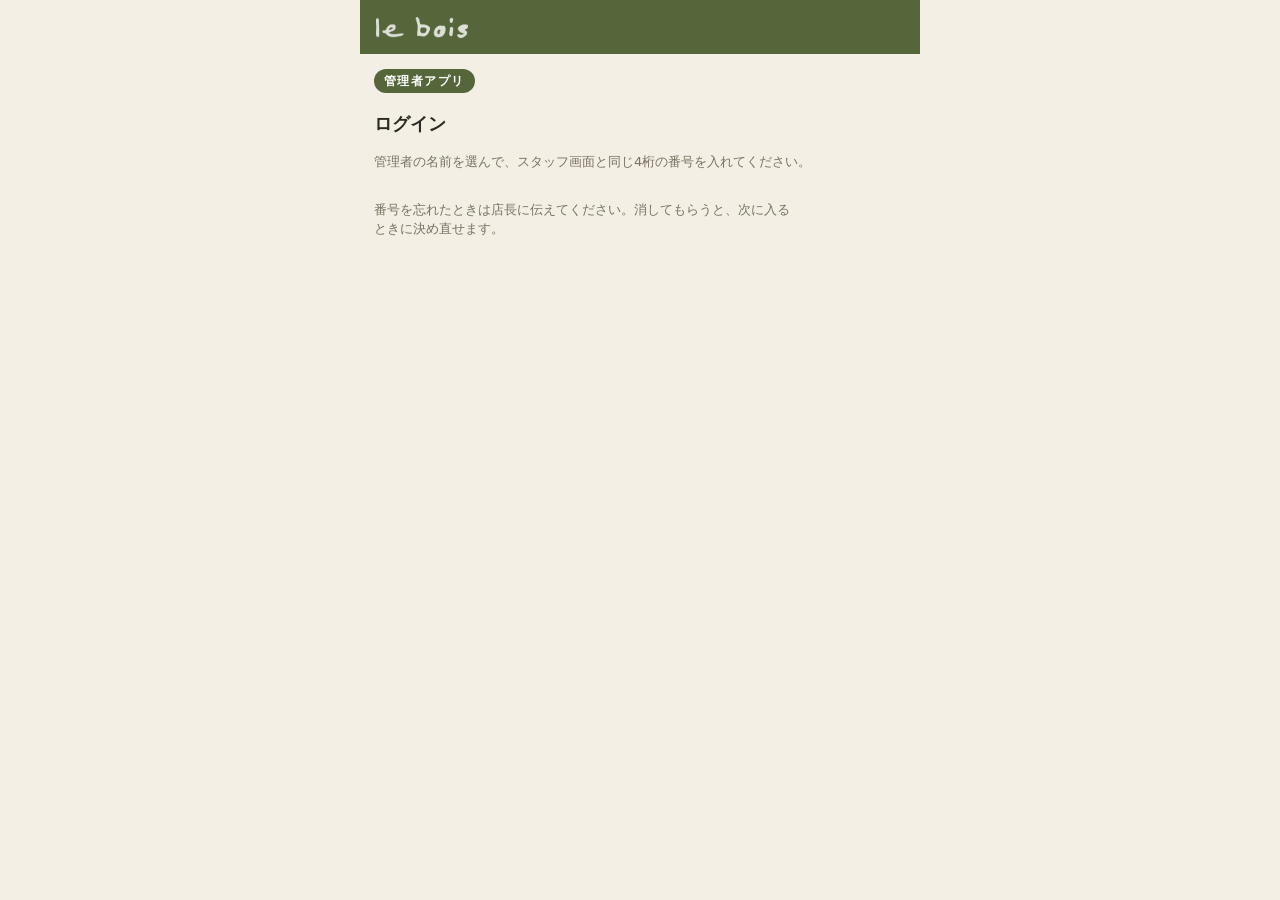
<file: docs/kanri/index.html>
<!doctype html>
<html lang="ja">
<head>
<meta charset="utf-8">
<base href="../app/">
<meta name="viewport" content="width=device-width,initial-scale=1,viewport-fit=cover">
<meta name="theme-color" content="#55663A">
<link rel="manifest" href="/lebois/kanri/manifest.webmanifest">
<meta name="description" content="ル・ボワの管理者用アプリ。売上、勤怠、シフト作成、書類。管理者だけが入れます。">
<meta property="og:title" content="le bois 管理">
<meta property="og:description" content="ル・ボワの管理者用アプリ。売上、勤怠、シフト作成、書類。管理者だけが入れます。">
<meta property="og:image" content="https://matsuoarashi.github.io/lebois/app/icon-kanri-512.png">
<meta property="og:url" content="https://matsuoarashi.github.io/lebois/kanri/">
<meta property="og:type" content="website">
<meta name="robots" content="noindex">
<link rel="icon" type="image/png" sizes="32x32" href="favicon-32.png">
<link rel="apple-touch-icon" href="icon-kanri-180.png">
<meta name="apple-mobile-web-app-capable" content="yes">
<meta name="mobile-web-app-capable" content="yes">
<meta name="apple-mobile-web-app-title" content="le bois 管理">
<meta name="apple-mobile-web-app-status-bar-style" content="default">
<script>/* このファイルは tools/build_kanri.py が docs/app/index.html から作る。直接直さない */
window.LB_KANRI = true;
/* <base> があるので「#…」のリンクはこのページの中で動かす */
document.addEventListener("click", function(e){ var a = e.target.closest && e.target.closest('a[href^="#"]'); if(a){ e.preventDefault(); location.hash = a.getAttribute("href"); } }, true);</script>
<!--APP-->
<title>le bois 管理</title>
<meta name="claude:viewport-fit-sides" content="cover">
<link rel="preconnect" href="https://fonts.googleapis.com">
<style>
/* Layout: one phone column; sticky top bar, content, fixed bottom tab bar (4 tabs). Same palette as the le bois 日報 */
:root{
  --ground:#F1F5F3; --surface:#FFFFFF; --surface-2:#E9EFEC;
  --ink:#101E1A; --muted:#55665F; --line:#D3E0DB; --line-soft:#E3ECE8;
  --moss:#1F5F4B; --moss-soft:#E2EFE9; --btn-ink:#FFFFFF;
  --hand:#8F5212; --hand-soft:#F6EADC; --warn:#A03626; --warn-soft:#F8E6E2;
  --sq:#2C6E9E; --sq-soft:#E1EDF5;
  --font:"Zen Kaku Gothic New","Hiragino Kaku Gothic ProN","Yu Gothic",system-ui,sans-serif;
  color-scheme:light;
}
@media (prefers-color-scheme: dark){:root:not([data-theme="light"]){
  --ground:#0D1614; --surface:#15211E; --surface-2:#1C2A26;
  --ink:#E3EDE9; --muted:#9AADA7; --line:#2A3B36; --line-soft:#223330;
  --moss:#74C4A4; --moss-soft:#17322A; --btn-ink:#0D1614;
  --hand:#DBA362; --hand-soft:#2E2418; --warn:#E9917E; --warn-soft:#33201C;
  --sq:#83B9DD; --sq-soft:#152B3A; color-scheme:dark}}
:root[data-theme="dark"]{
  --ground:#0D1614; --surface:#15211E; --surface-2:#1C2A26;
  --ink:#E3EDE9; --muted:#9AADA7; --line:#2A3B36; --line-soft:#223330;
  --moss:#74C4A4; --moss-soft:#17322A; --btn-ink:#0D1614;
  --hand:#DBA362; --hand-soft:#2E2418; --warn:#E9917E; --warn-soft:#33201C;
  --sq:#83B9DD; --sq-soft:#152B3A; color-scheme:dark}
*{box-sizing:border-box}
html,body{margin:0}
body{background:var(--ground);color:var(--ink);font-family:var(--font);font-size:15px;line-height:1.75;-webkit-font-smoothing:antialiased}
body::before{content:"";position:fixed;inset:0 0 auto;height:env(safe-area-inset-top,0px);z-index:20;background:var(--ground)}
button,input,textarea{font:inherit;color:inherit}
button{cursor:pointer}
:focus-visible{outline:2px solid var(--moss);outline-offset:2px}
.wrap{max-width:560px;margin:0 auto;padding-left:max(16px,env(safe-area-inset-left,0px));padding-right:max(16px,env(safe-area-inset-right,0px));padding-block:0 calc(96px + env(safe-area-inset-bottom,0px))}

.top{position:sticky;top:env(safe-area-inset-top,0px);z-index:10;background:var(--ground);display:flex;align-items:center;justify-content:space-between;gap:10px;padding-block:14px 10px}
.brand{display:flex;flex-direction:column;line-height:1.3;min-width:0}
.brand b{font-size:17px;letter-spacing:.02em;display:flex;align-items:center;gap:8px}
.logo{display:inline-block;width:84px;height:19px;background:var(--ink);-webkit-mask:url(logo.png) no-repeat left center/contain;mask:url(logo.png) no-repeat left center/contain;flex:none}
.logo.lg{width:150px;height:34px}
.login .logo{margin-bottom:2px}
/* シフト表（日付×人） */
.sgw{overflow-x:auto;-webkit-overflow-scrolling:touch;margin:0 -4px;padding:0 4px 4px}
.sg{display:grid;gap:3px;font-size:12px;min-width:max-content}
.sg>div{border-radius:6px;padding:4px 5px;line-height:1.25}
.sg .hd{font-weight:700;text-align:center;background:var(--ground);position:sticky;top:0;font-size:12px}
.sg .hd small{display:block;font-weight:400;color:var(--muted);font-size:10px}
.sg .dt{position:sticky;left:0;z-index:1;background:var(--surface);border:1px solid var(--line,#ddd);font-variant-numeric:tabular-nums}
.sg .dt .w0{color:#c0392b}.sg .dt .w6{color:#2c6fb7}
.sg .dt small{display:block;color:var(--muted);font-size:10px}
.sg .dt.short{border-color:var(--warn);background:color-mix(in srgb,var(--warn) 12%,var(--surface))}
.sg .dt.short small.n{color:var(--warn);font-weight:700}
.sg .cell{border:1px solid var(--line,#ddd);background:var(--surface);min-height:38px;cursor:pointer;text-align:center;font:inherit;color:inherit}
.sg .cell.short{background:color-mix(in srgb,var(--warn) 6%,var(--surface))}
.sg .cell b{display:block;color:var(--moss);font-size:12px}
.sg .cell i{display:block;font-style:normal;color:var(--muted);font-size:10px}
.sg .cell.none{opacity:.55}
.pick{position:fixed;inset:0;background:rgba(0,0,0,.4);z-index:30;display:flex;align-items:flex-end;justify-content:center}
.pick .in{background:var(--surface);border-radius:16px 16px 0 0;padding:16px 16px calc(16px + env(safe-area-inset-bottom));width:100%;max-width:520px;display:flex;flex-direction:column;gap:10px}
.brand span{font-size:12px;color:var(--muted);font-variant-numeric:tabular-nums}
.sps{display:grid;gap:6px;margin:0 0 2px}.sps.two{grid-template-columns:1fr 1fr}.sp{position:relative;display:block;border-radius:10px;overflow:hidden;border:1px solid var(--line);background:var(--line-soft);text-decoration:none}.sp img{display:block;width:100%;height:auto;max-height:240px;object-fit:cover}.sps.two .sp img{height:120px;max-height:none}.hero .sp img{max-height:340px}.sp .tmp{position:absolute;left:6px;bottom:6px;font-size:10.5px;line-height:1.4;background:rgba(0,0,0,.6);color:#fff;padding:2px 7px;border-radius:6px}
.photos{display:grid;gap:12px}.photos a{display:block;text-decoration:none;color:inherit}.photos img{display:block;width:100%;height:auto;border-radius:10px;border:1px solid var(--line);background:var(--line-soft)}.photos figure{margin:0}.photos figcaption{font-size:12.5px;color:var(--muted);margin-top:6px}
.who{border:1px solid var(--line);background:var(--surface);border-radius:999px;padding:6px 14px;font-size:13px;min-height:36px;max-width:50%;white-space:nowrap;overflow:hidden;text-overflow:ellipsis}
.demo{margin:0 0 12px;padding:8px 12px;border-radius:10px;background:var(--hand-soft);color:var(--hand);font-size:12.5px}

h1{font-size:22px;margin:6px 0 4px;text-wrap:balance;line-height:1.4}
h2{font-size:16px;margin:0}
.sub{color:var(--muted);font-size:13px;margin:0}
.stack{display:flex;flex-direction:column;gap:12px}
.card{background:var(--surface);border:1px solid var(--line);border-radius:14px;padding:16px;display:flex;flex-direction:column;gap:10px;min-width:0}
.row{display:flex;justify-content:space-between;align-items:center;gap:10px}
.label{font-size:12px;color:var(--muted);letter-spacing:.04em}

.duo{display:grid;grid-template-columns:repeat(2,minmax(0,1fr));gap:10px}
.tile{background:var(--surface);border:1px solid var(--line);border-radius:14px;padding:14px;display:flex;flex-direction:column;gap:6px;text-decoration:none;color:inherit;text-align:left;min-height:108px}
.tile b{font-size:15px}
.tile .num{font-size:24px;font-weight:700;font-variant-numeric:tabular-nums;line-height:1.2}
.tile .num small{font-size:13px;color:var(--muted);font-weight:500}
.meter{height:5px;border-radius:3px;background:var(--line-soft);overflow:hidden}
.meter i{display:block;height:100%;background:var(--moss)}
.tile.done{border-color:var(--moss)}
.pill{display:inline-flex;align-items:center;gap:4px;font-size:11.5px;padding:2px 9px;border-radius:999px;white-space:nowrap;background:var(--moss-soft);color:var(--moss)}
.pill.warn{background:var(--warn-soft);color:var(--warn)}
.pill.q{background:var(--hand-soft);color:var(--hand)}
.shifts{margin:0;padding:0;list-style:none;display:flex;flex-direction:column;gap:6px}.shifts li{display:flex;align-items:center;gap:10px;font-size:14px}.shifts .tm{font-variant-numeric:tabular-nums;color:var(--muted);font-size:12.5px;min-width:86px}.shifts .nm{font-weight:700}.shifts .gap{color:var(--warn);font-weight:700}.shifts .nt{color:var(--hand)}.dayh{display:flex;align-items:baseline;gap:8px}.dayh b{font-size:15px}.dayh.today b{color:var(--moss)}
.pill.mute{background:var(--surface-2);color:var(--muted)}

table{width:100%;border-collapse:collapse;font-size:14px}
th,td{text-align:left;padding:7px 0;border-top:1px solid var(--line-soft);vertical-align:top}
th{font-weight:500;color:var(--muted);font-size:12px;border-top:0}
td.n{text-align:right;font-variant-numeric:tabular-nums;white-space:nowrap;padding-left:10px}
tr.on td{color:var(--moss);font-weight:700}

.btn{display:inline-flex;align-items:center;justify-content:center;gap:8px;min-height:46px;padding:0 18px;border-radius:12px;border:0;background:var(--moss);color:var(--btn-ink);font-weight:700;text-decoration:none;font-size:15px}
.btn.ghost{background:var(--surface);color:var(--ink);border:1px solid var(--line);font-weight:500}
.btn.full{width:100%}
.btn.sm{min-height:36px;padding:0 12px;font-size:13px;border-radius:10px}

/* manual */
.groups{display:flex;flex-direction:column;gap:18px}
.group h2{font-size:13px;color:var(--muted);font-weight:500;margin:0 2px 8px;letter-spacing:.06em}
.list{background:var(--surface);border:1px solid var(--line);border-radius:14px;overflow:hidden}
.list a,.list button.li{display:flex;justify-content:space-between;align-items:center;gap:10px;padding:13px 16px;border:0;border-top:1px solid var(--line-soft);background:none;width:100%;text-align:left;text-decoration:none;color:inherit;min-height:52px}
.list > :first-child{border-top:0}
.list .t{display:flex;flex-direction:column;line-height:1.4;min-width:0}
.list .t small{color:var(--muted);font-size:12px}
.chev{color:var(--muted);flex:none}
.back{display:inline-flex;align-items:center;gap:4px;color:var(--muted);text-decoration:none;font-size:13px;min-height:36px}
.must{background:var(--moss);color:var(--btn-ink);border-radius:12px;padding:12px 14px;font-weight:700;line-height:1.6}
.must small{display:block;font-size:11px;letter-spacing:.1em;opacity:.85;font-weight:500}
.sec h2{font-size:15px;margin:0 0 6px}
.lines{margin:0;padding:0;list-style:none;display:flex;flex-direction:column;gap:8px}
.lines li{display:flex;gap:10px;align-items:flex-start}
.lines li::before{content:"";flex:none;width:5px;height:5px;border-radius:50%;background:var(--muted);margin-top:.72em}
ol.lines{counter-reset:s}
ol.lines li::before{counter-increment:s;content:counter(s);width:24px;height:24px;border-radius:50%;background:var(--moss-soft);color:var(--moss);font-size:12px;font-weight:700;display:flex;align-items:center;justify-content:center;margin-top:1px}
.lines .body{min-width:0;display:flex;flex-direction:column;gap:4px}
.qline{font-size:12.5px;color:var(--hand);background:var(--hand-soft);border-radius:8px;padding:4px 9px;align-self:flex-start}

/* checklist */
.chk{display:flex;gap:12px;align-items:flex-start;padding:12px 14px;border-top:1px solid var(--line-soft);background:none;border-left:0;border-right:0;border-bottom:0;width:100%;text-align:left;min-height:52px}
.chk:first-child{border-top:0}
.box{flex:none;width:24px;height:24px;border-radius:7px;border:2px solid var(--line);display:flex;align-items:center;justify-content:center;margin-top:2px;background:var(--surface)}
.chk[aria-checked="true"] .box{background:var(--moss);border-color:var(--moss);color:var(--btn-ink)}
.chk[aria-checked="true"] .ct{color:var(--muted);text-decoration:line-through;text-decoration-color:var(--line)}
.chk .ct{display:flex;flex-direction:column;gap:2px;min-width:0}
.chk .by{font-size:11.5px;color:var(--muted);text-decoration:none}
.sectionh{display:flex;justify-content:space-between;align-items:baseline;margin:6px 2px 6px}
.sectionh h2{font-size:14px}
.sectionh span{font-size:12px;color:var(--muted);font-variant-numeric:tabular-nums}
.sectionh .sh-r{display:flex;align-items:center;gap:8px}
.punchrow{display:flex;gap:8px;flex-wrap:wrap}.punchrow .btn{flex:1 1 40%;min-height:52px;font-size:16px}
.sectionh .bulk{padding:4px 10px;font-size:12px;min-height:30px}
.seg{display:grid;grid-template-columns:repeat(2,minmax(0,1fr));gap:6px;background:var(--surface-2);padding:4px;border-radius:12px}
.seg button{border:0;background:none;border-radius:9px;min-height:40px;font-weight:500;color:var(--muted)}
.seg button[aria-pressed="true"]{background:var(--surface);color:var(--ink);font-weight:700;box-shadow:0 1px 2px rgba(0,0,0,.08)}
.sticky-meter{position:sticky;top:calc(env(safe-area-inset-top,0px) + 62px);z-index:5;background:var(--ground);padding-block:8px}

/* notes */
textarea{width:100%;min-height:84px;border:1px solid var(--line);border-radius:12px;padding:10px 12px;background:var(--surface);resize:vertical}
input[type=text]{width:100%;min-height:46px;border:1px solid var(--line);border-radius:12px;padding:0 12px;background:var(--surface)}
.note{display:flex;flex-direction:column;gap:6px;padding:12px 14px;border-top:1px solid var(--line-soft)}
.note:first-child{border-top:0}
.note .meta{font-size:12px;color:var(--muted);display:flex;gap:8px;flex-wrap:wrap;align-items:center}
.note p{margin:0;white-space:pre-wrap;overflow-wrap:anywhere}
.note.res p{color:var(--muted);text-decoration:line-through}
.empty{color:var(--muted);font-size:13.5px;padding:14px 16px;margin:0}

/* tab bar */
.tabs{position:fixed;left:0;right:0;bottom:0;z-index:15;background:var(--surface);border-top:1px solid var(--line);padding-bottom:env(safe-area-inset-bottom,0px);padding-left:env(safe-area-inset-left,0px);padding-right:env(safe-area-inset-right,0px)}
.tabs nav{max-width:560px;margin:0 auto;display:grid;grid-template-columns:repeat(5,minmax(0,1fr))}
.ktabs nav{grid-template-columns:repeat(6,minmax(0,1fr))}
.tabs a{display:flex;flex-direction:column;align-items:center;gap:2px;padding:8px 0 10px;font-size:11px;color:var(--muted);text-decoration:none;position:relative}
.tabs a[aria-current="page"]{color:var(--moss);font-weight:700}
.tabs svg{width:22px;height:22px}
.badge{position:absolute;top:4px;left:calc(50% + 6px);min-width:18px;height:18px;border-radius:9px;background:var(--warn);color:#fff;font-size:11px;font-weight:700;display:flex;align-items:center;justify-content:center;padding:0 5px}

/* name dialog */
.sheet{position:fixed;inset:0;z-index:30;background:rgba(0,0,0,.35);display:flex;align-items:flex-end;justify-content:center}
.sheet[hidden]{display:none!important}
.tabs[hidden],.who[hidden]{display:none!important}
.login{display:flex;flex-direction:column;gap:14px;padding-top:8px}
.login .names button{min-width:72px}
.login .names button.on{background:var(--ink);color:var(--surface);border-color:var(--ink)}
.dots{display:flex;gap:14px;justify-content:center;margin:6px 0}
.dots i{width:14px;height:14px;border-radius:50%;border:2px solid var(--ink);display:block}
.dots i.f{background:var(--ink)}
.pad{display:grid;grid-template-columns:repeat(3,1fr);gap:10px;max-width:300px;margin:0 auto;width:100%}
.pad button{min-height:56px;border-radius:14px;border:1px solid var(--line);background:var(--surface);font-size:22px}
.pad button.x{font-size:14px;color:var(--mute)}
.mine{border-left:4px solid var(--ink)}
.sheet .in{background:var(--surface);width:100%;max-width:560px;border-radius:18px 18px 0 0;padding:20px max(16px,env(safe-area-inset-left,0px)) calc(20px + env(safe-area-inset-bottom,0px));display:flex;flex-direction:column;gap:12px}
.names{display:flex;flex-wrap:wrap;gap:6px}
.names button{border:1px solid var(--line);background:var(--surface-2);border-radius:999px;padding:6px 14px;min-height:38px}
.toast{position:fixed;left:50%;bottom:calc(84px + env(safe-area-inset-bottom,0px));transform:translateX(-50%);background:var(--ink);color:var(--ground);padding:8px 16px;border-radius:10px;font-size:13px;z-index:40;max-width:calc(100% - 32px)}
.err{color:var(--warn);font-size:13px}
.kfix{padding:10px 0;border-top:1px solid var(--line-soft)}.kfix:first-of-type{border-top:0}
@media (prefers-reduced-motion:reduce){*{transition:none!important}}
#askIn,select[name=category],input[name=q],input[name=keywords],textarea[name=a],#rtForm input[name=title],#rtForm textarea,#rtForm select{width:100%;box-sizing:border-box;font:inherit;font-size:16px;padding:10px 12px;border:1px solid var(--line);border-radius:10px;background:var(--surface);color:var(--ink)}
textarea[name=a],#rtForm textarea{min-height:96px}
#rtForm select{flex:1;width:auto}
.chips{display:flex;flex-wrap:wrap;gap:8px;margin:4px 0 6px}
.chip{border:1px solid var(--line);background:var(--surface);color:var(--ink);border-radius:999px;padding:8px 12px;font:inherit;font-size:14px;cursor:pointer}
.chip.on{background:var(--moss);color:#fff;border-color:var(--moss);opacity:.85}
.card.warn{border-color:var(--warn)}
.lines li .body{flex:1}.lines li>.btn{flex:none;align-self:center}
/* ===== 洋食オリオン（ORION STAFF）の作りに合わせる：色は「苔とサンド」 ===== */
:root{
  --ground:#F4EFE5; --surface:#FFFFFF; --surface-2:#ECE5D6;
  --ink:#2B2A24; --muted:#7A7262; --line:#DED6C4; --line-soft:#EAE4D6;
  --moss:#55663A; --moss-soft:#E7EBDA; --btn-ink:#FFFFFF;
  --hand:#C27A4A; --hand-soft:#F6E8DC; --warn:#A33C2E; --warn-soft:#F6E3DF;
  --sq:#3B5A9A; --sq-soft:#E6EBF7; --head:#55663A; --head-ink:#FFFFFF;
  --font:-apple-system,"Hiragino Sans","Hiragino Kaku Gothic ProN","Yu Gothic",system-ui,sans-serif;
  --r:14px; color-scheme:light;
}
@media (prefers-color-scheme: dark){:root:not([data-theme="light"]){
  --ground:#17160F; --surface:#211F17; --surface-2:#2B2920;
  --ink:#EDE8DC; --muted:#A89F8C; --line:#3B382C; --line-soft:#2F2D23;
  --moss:#AFC184; --moss-soft:#2C3220; --btn-ink:#17160F;
  --hand:#E2A27A; --hand-soft:#3A2A1F; --warn:#EC9B88; --warn-soft:#3A221E;
  --sq:#93B0E6; --sq-soft:#1F2A40; --head:#3A4527; --head-ink:#F1EEE4; color-scheme:dark}}
:root[data-theme="dark"]{
  --ground:#17160F; --surface:#211F17; --surface-2:#2B2920;
  --ink:#EDE8DC; --muted:#A89F8C; --line:#3B382C; --line-soft:#2F2D23;
  --moss:#AFC184; --moss-soft:#2C3220; --btn-ink:#17160F;
  --hand:#E2A27A; --hand-soft:#3A2A1F; --warn:#EC9B88; --warn-soft:#3A221E;
  --sq:#93B0E6; --sq-soft:#1F2A40; --head:#3A4527; --head-ink:#F1EEE4; color-scheme:dark}
body{font-size:16px;line-height:1.5}
body::before{background:var(--head)}
.wrap{padding-left:max(14px,env(safe-area-inset-left,0px));padding-right:max(14px,env(safe-area-inset-right,0px))}
/* ヘッダー：苔色の帯に白いロゴ */
.top{background:var(--head);color:var(--head-ink);margin:0 calc(-1 * max(14px,env(safe-area-inset-left,0px))) 14px;padding:10px 16px}
.brand b{font-size:11px;letter-spacing:4px;font-weight:400;opacity:.85}
.logo{background:var(--head-ink);width:92px;height:21px}
.top{min-height:54px}
.brand span{color:var(--head-ink);opacity:.8;font-size:12px}
.who{background:rgba(255,255,255,.16);border:0;color:var(--head-ink);border-radius:8px;padding:7px 12px;min-height:34px}
/* カード：白・角14・余白14・小さく字間を空けた見出し */
.stack{gap:12px}
.card{border-radius:var(--r);padding:14px;gap:8px}
.card h2,.card>.row>h2{font-size:12px;letter-spacing:3px;color:var(--moss);font-weight:700}
h1{font-size:20px;margin:2px 0 2px}
.sub{font-size:13px}
/* ボタン：大きく太く。副ボタンは生成り */
.btn{min-height:56px;padding:0 16px;border-radius:var(--r);font-size:17px;font-weight:700;letter-spacing:1px}
.btn.full{font-size:20px;letter-spacing:2px;min-height:62px}
.btn.ghost{background:var(--surface-2);color:var(--ink);border:0;font-weight:700;letter-spacing:0}
.btn.sm{min-height:40px;padding:0 12px;font-size:14px;border-radius:10px;letter-spacing:0}
.btn:disabled{opacity:.45}
/* 切り替え：丸い帯 */
.seg{display:flex;gap:0;background:var(--surface);border:1px solid var(--line);border-radius:999px;padding:0;overflow:hidden}
.seg button{flex:1;border-radius:0;min-height:38px;font-size:13px;color:var(--muted);font-weight:400;padding:0 4px}
.seg button[aria-pressed="true"]{background:var(--moss);color:var(--btn-ink);font-weight:700;box-shadow:none}
/* チップ：2pxの枠・角12・太字。選ぶと苔色の枠＋淡い苔 */
.chips{display:grid;grid-template-columns:repeat(2,minmax(0,1fr));gap:8px;margin:0}
.chips.c3{grid-template-columns:repeat(3,minmax(0,1fr))}.chips.c4{grid-template-columns:repeat(4,minmax(0,1fr))}.chips.c5{grid-template-columns:repeat(5,minmax(0,1fr))}
.chips.flow{display:flex;flex-wrap:wrap}
.chip{border:2px solid var(--line);background:var(--surface);color:var(--ink);border-radius:12px;padding:8px 6px;font-size:15px;font-weight:700;min-height:52px;line-height:1.3;opacity:1}
.chip.on{border-color:var(--moss);background:var(--moss-soft);color:var(--moss);opacity:1}
.chip small{display:block;font-weight:400;font-size:11px;color:var(--muted)}
.chip:disabled{opacity:.4}
/* 入力：2pxの枠・高さ50・17px（iPhoneで拡大されない） */
input[type=text],input[type=number],input[type=date],textarea,select,#askIn,select[name=category],input[name=q],input[name=keywords],textarea[name=a],#rtForm input[name=title],#rtForm textarea,#rtForm select{font-size:17px;border:2px solid var(--line);border-radius:10px;min-height:50px;padding:10px 12px;background:var(--surface);color:var(--ink)}
input:focus,select:focus,textarea:focus{outline:none;border-color:var(--moss)}
.label{font-size:13px;color:var(--muted);margin:4px 0 2px}
/* 時刻：大きな表示をタップすると端末のドラムロール */
.timebox{display:grid;grid-template-columns:1fr auto 1fr;gap:8px;align-items:center}
.tdisp{position:relative;border:2px solid var(--line);border-radius:12px;background:var(--surface);text-align:center;font-size:32px;font-weight:700;padding:6px 4px 4px;font-variant-numeric:tabular-nums;letter-spacing:1px;line-height:1.1}
.tdisp small{display:block;font-size:11px;font-weight:400;color:var(--muted);letter-spacing:0;line-height:1.4}
.tdisp input{position:absolute;inset:0;width:100%;height:100%;opacity:0;font-size:16px;min-height:0;border:0;padding:0}
/* 下から出るシート */
.sheet .in,.pick .in{background:var(--ground);border-radius:18px 18px 0 0;padding:12px 16px calc(22px + env(safe-area-inset-bottom,0px))}
.grab{width:40px;height:4px;border-radius:2px;background:var(--line);margin:0 auto 4px}
.pick{background:rgba(0,0,0,.45)}
/* 希望カレンダー（オリオンと同じ：枠を選んで日をタップ） */
.modes{display:grid;grid-template-columns:repeat(3,minmax(0,1fr));gap:6px}
.modes button{border:2px solid var(--line);background:var(--surface);border-radius:12px;padding:6px 2px;font-size:14px;font-weight:700;min-height:54px;line-height:1.25;color:var(--ink)}
.modes button small{display:block;font-weight:400;font-size:10.5px;color:var(--muted)}
.modes button.on{border-color:var(--moss);background:var(--moss-soft);color:var(--moss)}
.modes button.on.t{border-color:var(--hand);background:var(--hand-soft);color:var(--hand)}
.cal{display:grid;grid-template-columns:repeat(7,minmax(0,1fr));gap:4px}
.cal .h{text-align:center;font-size:11px;color:var(--muted);padding:2px 0}
.cal .d{border:1.5px solid var(--line);border-radius:9px;min-height:58px;padding:3px 2px;font-size:12px;background:var(--surface);display:flex;flex-direction:column;align-items:center;gap:1px;overflow:hidden;cursor:pointer;user-select:none;-webkit-user-select:none;color:var(--ink);font-family:inherit}
.cal .d.closed{background:var(--surface-2);color:var(--muted);cursor:default;border-style:dashed}
.cal .d .n{font-weight:700;line-height:1.2}
.cal .d .k{font-size:10px;line-height:1.2;width:100%;text-align:center;white-space:nowrap;overflow:hidden;color:var(--moss);font-weight:700}
.cal .d.has{background:var(--moss-soft);border-color:var(--moss)}
.cal .d.tm{background:var(--hand-soft);border-color:var(--hand)} .cal .d.tm .k{color:var(--hand)}
.cal .d.w0 .n{color:var(--warn)} .cal .d.w6 .n{color:var(--sq)} .cal .d.hol .n{color:var(--warn)}
.legend{display:flex;gap:10px;flex-wrap:wrap;font-size:11px;color:var(--muted)}
.summary{display:grid;grid-template-columns:repeat(3,1fr);gap:6px}
.summary div{background:var(--ground);border-radius:10px;padding:8px 4px;text-align:center}
.summary b{display:block;font-size:20px;line-height:1.2}
.summary span{font-size:11px;color:var(--muted)}
.tools{display:flex;gap:8px}.tools button{flex:1;border:1px solid var(--line);background:var(--surface);border-radius:10px;min-height:40px;font-size:13px;color:var(--moss)}
.foot{padding:4px 0 8px}
.card h2 .pill{letter-spacing:0}
/* タブ：白・高さ56・選んだタブは苔色 */
.tabs a{min-height:56px;padding:9px 0 7px}
.tabs a[aria-current="page"]{color:var(--moss)}
.toast{top:calc(64px + env(safe-area-inset-top,0px));bottom:auto;border-radius:999px;padding:10px 18px;font-size:14px}
.pill{font-size:12px;padding:2px 10px}
.pill.q{background:var(--hand-soft);color:var(--hand)}
.names button{border:2px solid var(--line);background:var(--surface);border-radius:12px;padding:8px 14px;min-height:48px;font-weight:700}
.names button.on,.login .names button.on{border-color:var(--moss);background:var(--moss-soft);color:var(--moss)}
.pad button{border:2px solid var(--line);font-weight:700}
.dots i{border-color:var(--moss)}.dots i.f{background:var(--moss)}
.sg .cell b{color:var(--moss)}

/* ===== 文字の大きさ・改行（オリオンに合わせる） ===== */
body{font-size:16px;line-height:1.5;line-break:strict;overflow-wrap:anywhere;word-break:normal}
h1,h2,h3,.card h2,.sectionh h2,.tile b,.btn,.chip,.modes button,.pill{text-wrap:balance}
p,.sub,.note p,.lines li,.chk .ct>span:first-child{text-wrap:pretty}
@supports (word-break:auto-phrase){h1,h2,.sub,p,.btn,.chip,.lines li,.chk .ct>span:first-child{word-break:auto-phrase}}
h1{font-size:18px;font-weight:700;margin:2px 0}
.sectionh{margin:8px 2px 6px}
.sectionh h2{font-size:12px;letter-spacing:3px;color:var(--moss);font-weight:700}
.sectionh span{font-size:12px}
.card h2 small{letter-spacing:0;color:var(--muted);font-weight:400;font-size:12px}
.row{font-size:15px}
.list a,.list button.li{font-size:15px;min-height:54px}
.list .t small{font-size:12px}
.chk{font-size:15px;line-height:1.45;padding:12px 14px}
.nowrow{display:grid;grid-template-columns:5.5em 1fr auto;gap:10px;align-items:center;padding:8px 0;color:inherit;text-decoration:none;font-size:15px}
.nowrow .meter{margin:0}
.nowrow b{font-variant-numeric:tabular-nums;font-size:14px}
.card.now{border:2px solid var(--moss)}
.chk[aria-checked="true"] .cd{display:none}
.dchips{display:flex;flex-wrap:wrap;gap:6px}
.dchip{display:flex;flex-direction:column;align-items:flex-start;gap:1px;border:2px solid var(--line);background:var(--surface);border-radius:10px;padding:6px 9px;text-align:left;font-size:12.5px;line-height:1.35;max-width:100%;color:var(--ink)}
.dchip b{font-size:11px;letter-spacing:.06em}
.dchip.asked{border-color:var(--hand);background:var(--hand-soft)}.dchip.asked b{color:var(--hand)}
.dchip.received{border-color:var(--moss);background:var(--moss-soft)}.dchip.received b{color:var(--moss)}
.dchip.na{opacity:.5;border-style:dashed}
.dchip.none b{color:var(--muted)}
.kpill{display:inline-block;margin:0 0 8px;background:var(--moss);color:var(--btn-ink,#fff);font-size:12px;font-weight:700;letter-spacing:.12em;border-radius:999px;padding:3px 10px}
.kbig{font-size:30px;font-weight:800;margin:2px 0 4px;font-variant-numeric:tabular-nums;letter-spacing:.01em}
.kbars{display:grid;grid-auto-flow:column;grid-auto-columns:1fr;gap:4px;align-items:end;height:88px;margin-top:12px}
.kb{display:flex;flex-direction:column;justify-content:flex-end;align-items:center;height:100%;gap:3px}
.kb i{display:block;width:100%;background:var(--moss-soft);border:1.5px solid var(--moss);border-radius:4px 4px 2px 2px}
.kb.we i{background:var(--moss)}
.kb span{font-size:10.5px;color:var(--muted);font-variant-numeric:tabular-nums}
.bchk{display:flex;gap:12px;align-items:flex-start;padding:12px 14px;border-top:1px solid var(--line-soft);cursor:pointer;font-size:15px;line-height:1.45}
.bchk:first-child{border-top:0}
.chk .cd{display:block;font-size:12.5px;line-height:1.5;color:var(--muted);margin-top:2px;font-weight:400}
.chk .by{font-size:12px}
.note p{font-size:14px;line-height:1.6}
.note .meta{font-size:12px}
.lines li{font-size:15px;line-height:1.65}
table{font-size:14px}th{font-size:12px}
.tile b{font-size:15px}.tile .num{font-size:26px}
.back{font-size:13px}
.empty{font-size:13px}
.demo{font-size:13px;line-height:1.6}
.err{font-size:14px}
.qline{font-size:12px}
.must{font-size:15px;line-height:1.6}
.shifts li{font-size:15px}.shifts .tm{font-size:13px}
.label{font-size:13px}
textarea{font-size:16px;line-height:1.6}
.pill{line-height:1.6;white-space:nowrap}
/* ボタンの文字は1行に。収まらないときだけ折り返す */
.btn{white-space:nowrap;text-align:center;line-height:1.3}
.btn.wrapok,.btn.full{white-space:normal}
.row .btn.sm{flex:none}
.card>.row>h2,.card>.row>b{min-width:0}
/* 月の切り替え（オリオンと同じ ◀ 月 ▶） */
.monthnav{display:flex;justify-content:space-between;align-items:center}
.monthnav button{border:1px solid var(--line);background:var(--surface);border-radius:10px;padding:0 16px;font-size:16px;min-height:44px;color:var(--moss)}
.monthnav button:disabled{opacity:.35}
.monthnav b{font-size:17px}
/* 日報：ヘッダーとタブの間いっぱいに開く */
.nippo{position:fixed;left:0;right:0;top:calc(env(safe-area-inset-top,0px) + 54px);bottom:calc(57px + env(safe-area-inset-bottom,0px));display:flex;flex-direction:column;background:var(--ground);z-index:4}
.nippo .nbar{display:flex;justify-content:space-between;align-items:center;max-width:560px;width:100%;margin:0 auto;padding:0 14px}
.nippo iframe{flex:1;width:100%;max-width:560px;margin:0 auto;border:0;background:var(--ground)}
#rtForm .row{flex-wrap:wrap}
.chips.c6{grid-template-columns:repeat(6,minmax(0,1fr))}
.chips.sm{gap:6px}.chips.sm .chip{min-height:42px;font-size:14px;padding:6px 2px}
.chips.flow .chip{padding:6px 14px;flex:0 0 auto}
label.chip{display:flex;align-items:center;justify-content:center;cursor:pointer;margin:0}#rtForm select{flex:1 1 100%;width:100%;min-width:0}
select{max-width:100%}

/* 日報 */
.nbar2{display:flex;justify-content:space-between;align-items:baseline}.nbar2 b{font-size:18px}
.nprog{display:grid;grid-template-columns:repeat(5,1fr);gap:5px}.nprog i{height:5px;border-radius:3px;background:var(--line)}.nprog i.on{background:var(--moss)}.nprog i.skip{opacity:.35}
.nrow{display:flex;justify-content:space-between;align-items:center;gap:10px;padding:8px 0;border-bottom:1px dashed var(--line);font-size:15px}.nrow:last-child{border-bottom:0}
.nrow>span:first-child{min-width:0}.nrow input[type=text]{flex:1;min-width:0}
.stp{display:inline-flex;align-items:center;gap:6px;flex:none}
.stp button{width:44px;height:44px;border:2px solid var(--line);border-radius:12px;background:var(--surface);font-size:22px;font-weight:700;color:var(--moss);line-height:1;padding:0}
.stp input{width:64px;text-align:center;font-weight:700;font-variant-numeric:tabular-nums;padding:6px 4px;min-height:44px}
input[type=number]::-webkit-outer-spin-button,input[type=number]::-webkit-inner-spin-button{-webkit-appearance:none;margin:0}
input[type=number]{-moz-appearance:textfield}
.nmoney{width:150px;text-align:right;font-weight:700;font-variant-numeric:tabular-nums}.nmoney.big{width:100%;font-size:26px!important;min-height:60px}
.nbig{font-size:22px;font-variant-numeric:tabular-nums;white-space:nowrap}
.ncells{display:grid;grid-template-columns:1fr 1fr;gap:10px}.ncells>div{display:flex;flex-direction:column;gap:6px;align-items:flex-start}
.ncnt.ok{border-color:var(--moss)}.ncnt.bad{border-color:var(--warn)}
.nres{margin:0;font-size:14px}
.seg.sm{display:inline-flex;width:auto;vertical-align:middle;margin-left:4px}.seg.sm button{flex:none;min-height:30px;font-size:12px;padding:0 10px;white-space:nowrap}
.nlab{display:flex;align-items:center;flex-wrap:wrap;gap:4px}
.pill.sqp{background:var(--sq-soft);color:var(--sq)}
.nnav{display:grid;grid-template-columns:auto 1fr;gap:8px}.nnav .btn:only-child{grid-column:1/-1}
.nrep{white-space:pre-wrap;background:var(--ground);border-radius:10px;padding:12px;font-size:14px;line-height:1.6;margin:0;font-family:inherit;max-height:46vh;overflow:auto}

/* シフトの時間帯（帯で表示） */
.tl{display:flex;flex-direction:column;gap:6px}
.trow{display:grid;grid-template-columns:48px 1fr;gap:8px;align-items:center}
.tname{font-size:14px;font-weight:700;white-space:nowrap;overflow:hidden;text-overflow:ellipsis}
.tname.lead{background:var(--moss);color:var(--btn-ink,#fff);border-radius:6px;padding:2px 4px;margin-right:2px;text-align:center}
.lbadge{display:inline-block;background:var(--moss);color:var(--btn-ink,#fff);font-size:11.5px;font-weight:700;border-radius:999px;padding:2px 8px;letter-spacing:.04em;white-space:nowrap;vertical-align:middle}
.ldline{display:flex;flex-wrap:wrap;align-items:center;gap:6px 8px;margin-top:8px;font-size:14px}
.ldline .sub{margin:0;font-size:12px}
.ldsel{margin-left:auto;min-height:36px!important;font-size:14px!important;padding:4px 8px;border-radius:8px;max-width:100%}.tname.gap{color:var(--warn)}
.ttrack{position:relative;height:30px;background:var(--surface-2);border-radius:8px;overflow:hidden}
.ttrack>i{position:absolute;top:0;bottom:0;width:1px;background:var(--line)}
.tticks{height:16px;background:none;overflow:visible}.tticks span{position:absolute;transform:translateX(-50%);font-size:11px;color:var(--muted);font-variant-numeric:tabular-nums}
.tbar{position:absolute;top:3px;bottom:3px;border-radius:6px;background:var(--moss-soft);border:1.5px solid var(--moss);display:flex;align-items:center;justify-content:center;overflow:hidden}
.tbar em{font-style:normal;font-size:11.5px;font-weight:700;color:var(--moss);white-space:nowrap;font-variant-numeric:tabular-nums;padding:0 4px}
.tbar.on{background:var(--moss)}.tbar.on em{color:var(--btn-ink)}
.tbar.vac{background:var(--warn-soft);border:1.5px dashed var(--warn)}.tbar.vac em{color:var(--warn)}
.tnow{position:absolute;top:0;bottom:0;width:2px;background:var(--hand);z-index:2}
</style>
<!--/APP-->
</head>
<body>
<!--BODY-->
<div class="wrap">
  <header class="top">
    <div class="brand"><span class="logo" role="img" aria-label="le bois"></span></div>
    <button class="who" id="who" type="button">名前を選ぶ</button>
  </header>
  <p class="demo" id="demo" hidden>お試しモードです。記録はこの端末にだけ残ります。</p>
  <main id="view"></main>
</div>

<div class="tabs stabs"><nav aria-label="メイン">
  <a href="#home" data-tab="home"><svg viewBox="0 0 24 24" fill="none" stroke="currentColor" stroke-width="1.8" aria-hidden="true"><path d="M3 11l9-7 9 7v9a1 1 0 0 1-1 1h-5v-6h-6v6H4a1 1 0 0 1-1-1z"/></svg>ホーム</a>
  <a href="#check-open" data-tab="check"><svg viewBox="0 0 24 24" fill="none" stroke="currentColor" stroke-width="1.8" aria-hidden="true"><rect x="4" y="3" width="16" height="18" rx="2"/><path d="M8 9l2 2 4-4M8 16h8"/></svg>チェック</a>
  <a href="#notes" data-tab="notes"><svg viewBox="0 0 24 24" fill="none" stroke="currentColor" stroke-width="1.8" aria-hidden="true"><path d="M4 5h16v11H9l-5 4z"/></svg>引き継ぎ<span class="badge" id="badge" hidden></span></a>
  <a href="#ask" data-tab="ask"><svg viewBox="0 0 24 24" fill="none" stroke="currentColor" stroke-width="1.8" aria-hidden="true"><circle cx="12" cy="12" r="9"/><path d="M9.5 9.5a2.5 2.5 0 1 1 3.5 2.3c-.7.4-1 .9-1 1.7M12 17h.01"/></svg>聞く</a>
  <a href="#manual" data-tab="manual"><svg viewBox="0 0 24 24" fill="none" stroke="currentColor" stroke-width="1.8" aria-hidden="true"><path d="M5 4h10a4 4 0 0 1 4 4v12H9a4 4 0 0 1-4-4z"/><path d="M5 16a4 4 0 0 1 4-4h10"/></svg>マニュアル</a>
</nav></div>
<div class="tabs ktabs" hidden><nav aria-label="管理">
  <a href="#k-today" data-tab="k-today"><svg viewBox="0 0 24 24" fill="none" stroke="currentColor" stroke-width="1.8" aria-hidden="true"><path d="M4 19V9M10 19V5M16 19v-7M22 19H2"/></svg>今日</a>
  <a href="#build" data-tab="build"><svg viewBox="0 0 24 24" fill="none" stroke="currentColor" stroke-width="1.8" aria-hidden="true"><rect x="3" y="5" width="18" height="16" rx="2"/><path d="M3 10h18M8 3v4M16 3v4"/></svg>シフト作成</a>
  <a href="#shift" data-tab="shift"><svg viewBox="0 0 24 24" fill="none" stroke="currentColor" stroke-width="1.8" aria-hidden="true"><path d="M4 7h16M4 12h10M4 17h13"/></svg>2週間</a>
  <a href="#k-attend" data-tab="k-attend"><svg viewBox="0 0 24 24" fill="none" stroke="currentColor" stroke-width="1.8" aria-hidden="true"><circle cx="12" cy="13" r="8"/><path d="M12 9v4l3 2M9 2h6"/></svg>勤怠</a>
  <a href="#k-docs" data-tab="k-docs"><svg viewBox="0 0 24 24" fill="none" stroke="currentColor" stroke-width="1.8" aria-hidden="true"><path d="M6 3h9l4 4v14H6z"/><path d="M14 3v5h5M9 13l2 2 4-4"/></svg>書類</a>
  <a href="./" data-tab="staff"><svg viewBox="0 0 24 24" fill="none" stroke="currentColor" stroke-width="1.8" aria-hidden="true"><path d="M3 11l9-7 9 7v9a1 1 0 0 1-1 1h-5v-6h-6v6H4a1 1 0 0 1-1-1z"/></svg>スタッフ画面</a>
</nav></div>

<div class="sheet" id="sheet" hidden role="dialog" aria-modal="true" aria-labelledby="sheet-h">
  <form class="in" id="nameForm">
    <h2 id="sheet-h">あなたの名前</h2>
    <p class="sub">チェックやメモに名前が残ります。この端末に覚えておきます。</p>
    <div class="names" id="nameChips"></div>
    <label class="label" for="nameInput">名前</label>
    <input type="text" id="nameInput" maxlength="20" autocomplete="off" placeholder="例：ひろき">
    <div class="row"><button class="btn ghost" type="button" id="nameCancel">閉じる</button><button class="btn" type="submit">決定</button></div>
  </form>
</div>

<script src="config.js"></script>
<script src="content.js"></script>
<script>
(function(){
"use strict";
const C = window.LB_CONTENT, CFG = window.LB_CONFIG || {};
const STORE = CFG.store || "lebois";
const DEMO = /[?&]demo\b/.test(location.search);
const LIVE = !DEMO && !!(CFG.supabaseUrl && CFG.anonKey);
const $ = s => document.querySelector(s);
const esc = s => String(s == null ? "" : s).replace(/[&<>"']/g, c => ({"&":"&amp;","<":"&lt;",">":"&gt;",'"':"&quot;","'":"&#39;"}[c]));
const WD = ["日","月","火","水","木","金","土"];

/* ---------- 日付（東京） ---------- */
function jstNow(){ return new Date(Date.now() + 9*3600e3); }
function bizDate(d){ return (d || jstNow()).toISOString().slice(0,10); }
function fmtTime(iso){ const d = new Date(new Date(iso).getTime() + 9*3600e3); return (d.getUTCMonth()+1)+"/"+d.getUTCDate()+" "+String(d.getUTCHours()).padStart(2,"0")+":"+String(d.getUTCMinutes()).padStart(2,"0"); }

/* ---------- 端末に覚えるもの ---------- */
const mem = {
  get(k, d){ try{ const v = localStorage.getItem((DEMO ? "lbdemo_" : "lb_")+k); return v == null ? d : JSON.parse(v); }catch(e){ return d; } },
  set(k, v){ try{ localStorage.setItem((DEMO ? "lbdemo_" : "lb_")+k, JSON.stringify(v)); }catch(e){} }
};

/* ---------- 保存先 ---------- */
/* ログイン（名前＋4桁）。番号は Supabase 側で確かめる。端末には token だけ覚える */
const AUTH = { token: mem.get("token", ""), name: mem.get("authName", ""), role: mem.get("authRole", ""), id: mem.get("authId", "") };
function rpcHeaders(){
  const h = { apikey: CFG.anonKey, "Content-Type": "application/json" };
  if(!/^sb_/.test(CFG.anonKey || "")) h.Authorization = "Bearer " + CFG.anonKey;  // 旧形式の anon key のときだけ
  return h;
}
async function rpc(fn, args){
  const r = await fetch(CFG.supabaseUrl.replace(/\/$/,"") + "/rest/v1/rpc/" + fn, { method: "POST", headers: rpcHeaders(), body: JSON.stringify(args || {}) });
  const t = await r.text();
  let j = null; try{ j = t ? JSON.parse(t) : null; }catch(e){}
  if(!r.ok){
    const m = (j && j.message) || "";
    if(/login_required/.test(m)){ logout(true); throw new Error("もう一度ログインしてください"); }
    if(/locked/.test(m)) throw new Error("番号を5回まちがえたので15分お待ちください");
    throw new Error("保存先に接続できませんでした（" + r.status + "）");
  }
  return j;
}
function logout(silent){
  const t = AUTH.token;
  ["token","authName","authRole","authId"].forEach(k => mem.set(k, ""));
  AUTH.token = AUTH.name = AUTH.role = AUTH.id = "";
  if(t && !silent){ rpc("lb_logout", { p_token: t }).catch(() => {}); }
  updateWho(); render();
}
const remote = {
  async getRuns(date){ return rpc("lb_get_runs", { p_token: AUTH.token, p_date: date }); },
  async putRun(row){ return rpc("lb_put_run", { p_token: AUTH.token, p_list: row.list, p_date: row.biz_date, p_done: row.done, p_completed: !!row.completed_at }); },
  async getNotes(){ return rpc("lb_get_notes", { p_token: AUTH.token }); },
  async addNote(n){ return rpc("lb_add_note", { p_token: AUTH.token, p_kind: n.kind, p_body: n.body }); },
  async resolve(id){ return rpc("lb_resolve", { p_token: AUTH.token, p_id: id }); },
  async kbList(){ return rpc("lb_kb_list", { p_token: AUTH.token }); },
  async kbPut(e){ return rpc("lb_kb_put", { p_token: AUTH.token, p_category: e.category, p_q: e.q, p_a: e.a, p_keywords: e.keywords || "", p_old: e.old || null }); },
  async kbRetire(id){ return rpc("lb_kb_retire", { p_token: AUTH.token, p_id: id }); },
  async kbRevert(id){ return rpc("lb_kb_revert", { p_token: AUTH.token, p_id: id }); },
  async ask(body){ return rpc("lb_ask", { p_token: AUTH.token, p_body: body }); },
  async questions(){ return rpc("lb_questions_list", { p_token: AUTH.token }); },
  async answer(qid, e){ return rpc("lb_answer", { p_token: AUTH.token, p_qid: qid, p_category: e.category, p_q: e.q, p_a: e.a, p_keywords: e.keywords || "" }); },
  async routines(){ return rpc("lb_routine_list", { p_token: AUTH.token }); },
  async routineDone(){ return rpc("lb_routine_done_list", { p_token: AUTH.token }); },
  async routinePut(r){ return rpc("lb_routine_put", { p_token: AUTH.token, p_id: r.id || null, p_title: r.title, p_detail: r.detail || "", p_timing: r.timing, p_rule: r.rule, p_weekdays: r.weekdays, p_months: r.months }); },
  async routineStop(id){ return rpc("lb_routine_stop", { p_token: AUTH.token, p_id: id }); },
  async routineCheck(id, key, done){ return rpc("lb_routine_check", { p_token: AUTH.token, p_id: id, p_key: key, p_done: done }); }
};
const local = {
  async getRuns(date){ return mem.get("runs", []).filter(r => r.biz_date === date); },
  async putRun(row){
    const all = mem.get("runs", []);
    const i = all.findIndex(r => r.list === row.list && r.biz_date === row.biz_date);
    const merged = Object.assign({}, i >= 0 ? all[i] : {}, row, { updated_at: new Date().toISOString() });
    if(i >= 0) all[i] = merged; else all.push(merged);
    mem.set("runs", all.slice(-60)); return merged;
  },
  async getNotes(){
    const since = Date.now() - 14*864e5;
    return mem.get("notes", []).filter(n => !n.resolved_at || new Date(n.created_at).getTime() >= since).sort((a,b) => b.created_at.localeCompare(a.created_at));
  },
  async addNote(n){ const all = mem.get("notes", []); all.push(Object.assign({ id: String(Date.now()) + Math.random().toString(36).slice(2,6), created_at: new Date().toISOString(), resolved_at: null }, n)); mem.set("notes", all.slice(-300)); },
  async resolve(id, by){ const all = mem.get("notes", []); const n = all.find(x => x.id === id); if(n){ n.resolved_at = new Date().toISOString(); n.resolved_by = by; } mem.set("notes", all); },
  async kbList(){ return mem.get("kb", []); },
  async kbPut(e, by){ const all = mem.get("kb", []); const id = String(Date.now()); if(e.old){ const o = all.find(x => x.id === e.old); if(o){ o.status = "superseded"; } }
    all.unshift({ id, category: e.category, q: e.q, a: e.a, keywords: e.keywords || "", status: "approved", supersedes: e.old || null, updated_by: by, updated_at: new Date().toISOString() }); mem.set("kb", all); return id; },
  async kbRetire(id, by){ const all = mem.get("kb", []); const o = all.find(x => x.id === id); if(o){ o.status = "superseded"; o.updated_by = by; o.updated_at = new Date().toISOString(); } mem.set("kb", all); },
  async kbRevert(id, by){ const all = mem.get("kb", []); const k = all.find(x => x.id === id); if(!k) return;
    if(k.status === "approved" && k.supersedes){ k.status = "superseded"; const o = all.find(x => x.id === k.supersedes); if(o){ o.status = "approved"; o.updated_at = new Date().toISOString(); } }
    else { k.status = "approved"; k.updated_at = new Date().toISOString(); } mem.set("kb", all); },
  async routines(){ return mem.get("rt", []).filter(r => r.active !== false); },
  async routineDone(){ return mem.get("rtdone", []); },
  async routinePut(r, by){ const all = mem.get("rt", []); const o = r.id && all.find(x => x.id === r.id);
    if(o) Object.assign(o, r, { updated_by: by, updated_at: new Date().toISOString() });
    else all.push(Object.assign({ id: "r" + Date.now(), active: true, sort: 100 }, r, { updated_by: by, updated_at: new Date().toISOString() }));
    mem.set("rt", all); },
  async routineStop(id, by){ const all = mem.get("rt", []); const o = all.find(x => x.id === id); if(o){ o.active = false; o.updated_by = by; } mem.set("rt", all); },
  async routineCheck(id, key, done, by){ let all = mem.get("rtdone", []).filter(d => !(d.routine_id === id && d.window_key === key));
    if(done) all.unshift({ routine_id: id, window_key: key, staff: by, done_at: new Date().toISOString() }); mem.set("rtdone", all); },
  async ask(body, by){ const all = mem.get("qs", []); all.unshift({ id: String(Date.now()), body, staff: by, created_at: new Date().toISOString(), answered_at: null }); mem.set("qs", all); },
  async questions(){ return mem.get("qs", []); },
  async answer(qid, e, by){ const id = await this.kbPut(e, by); const all = mem.get("qs", []); const q = all.find(x => x.id === qid); if(q){ q.answered_at = new Date().toISOString(); q.answered_by = by; q.knowledge_id = id; } mem.set("qs", all); return id; }
};
const db = LIVE ? remote : local;

/* ---------- 見本データ（?demo=1 で開いたときだけ） ---------- */
function seedDemo(real){
  const R = (real && real.length ? real : REAL_NAMES).filter(Boolean), A = R[0], B = R[1], Cn = R[2];
  const today = bizDate(), y = bizDate(new Date(jstNow().getTime() - 864e5));
  const at = (date, hm) => new Date(date + "T" + hm + ":00+09:00").toISOString();
  const ids = list => C.checklists[list].sections.flatMap(s => s.items.map(i => i[0]));
  const openIds = ids("open"), closeIds = ids("close");
  const openDone = openIds.slice(0, openIds.length - 4).map((id, i) => ({ id, by: i % 3 === 2 ? B : A, at: at(today, "09:" + String(30 + i).padStart(2,"0")) }));
  const closeDone = closeIds.map((id, i) => ({ id, by: i % 2 ? Cn : B, at: at(y, (i < 20 ? "18:" + String(10 + i*2).padStart(2,"0") : "19:" + String((i-20)*2).padStart(2,"0"))) }));
  mem.set("runs", [
    { list: "close", biz_date: y, done: closeDone, updated_by: Cn, updated_at: at(y, "19:20"), completed_at: at(y, "19:20") },
    { list: "open", biz_date: today, done: openDone, updated_by: A, updated_at: at(today, "09:58"), completed_at: null }
  ]);
  mem.set("notes", [
    { id: "d1", kind: "short", body: "オーツミルク 残り1本", staff: Cn, created_at: at(y, "18:40"), resolved_at: null },
    { id: "d2", kind: "short", body: "テイクアウトカップ（S）残り少なめ", staff: B, created_at: at(y, "15:05"), resolved_at: at(today, "09:45"), resolved_by: A },
    { id: "d3", kind: "short", body: "ペーパーナプキン", staff: A, created_at: at(today, "09:50"), resolved_at: null },
    { id: "d4", kind: "note", body: "テラスのクッションを1つ洗濯に出しています。戻るまで階段下の予備を使ってください。", staff: Cn, created_at: at(y, "19:15"), resolved_at: null },
    { id: "d5", kind: "note", body: "チーズケーキ、今日は週末なので2本解凍済みです。", staff: B, created_at: at(y, "19:05"), resolved_at: null },
    { id: "d6", kind: "note", body: "14時にお花の納品予定。受け取りをお願いします。", staff: A, created_at: at(today, "09:55"), resolved_at: null }
  ]);
  mem.set("kb", [
    { id: "k1", category: "場所", q: "レシートロール（レジの紙）はどこ？", a: "パントリーの電気のスイッチのところに箱で置いてあります。上から2段目の右端。", keywords: "レシート ロール紙 レジ 紙", status: "approved", updated_by: "LINE履歴", updated_at: at(y, "12:00") },
    { id: "k2", category: "決まり", q: "ホットコーヒーの作り置きはいつまで？", a: "作ってから1時間半で廃棄（2026/9/20に2時間→1時間半に変更）。", keywords: "ホットコーヒー 廃棄 時間", status: "approved", updated_by: "LINE履歴", updated_at: at(y, "12:00") },
    { id: "k3", category: "手順", q: "ブレーカーが落ちたら？", a: "分電盤の内扉を開けて「②」のスイッチを上げる。一度右（オフ）に倒してから左に倒すとカチッと入る。内部の銀色の金属部分には触れない（感電）。", keywords: "ブレーカー 停電 分電盤", status: "approved", updated_by: "松尾", updated_at: at(y, "15:00") },
    { id: "k4", category: "ギャラリー", q: "ギャラリーの見学の人が来たら？", a: "予約の有無を確認して2階へ案内。作家さん不在なら電気をつけて見てもらう。詳しい質問は「ギャラリーの公式LINEへ」と案内。", keywords: "見学 ギャラリー 案内", status: "approved", updated_by: "LINE履歴", updated_at: at(y, "12:00") }
  ]);
  const AM = [1,2,3,4,5,6,7,8,9,10,11,12];
  mem.set("rt", [
    { id: "r1", title: "植物の水やり（店内の前半）", detail: "店内の植物の半分。土が乾いていたら、鉢底から水が出るくらい。アガベは葉にかけない。", timing: "営業中", rule: "weekly", weekdays: [3], months: [4,5,6,7,8,9,10], sort: 10 },
    { id: "r2", title: "植物の水やり（店内の後半）", detail: "前日に残った半分。", timing: "営業中", rule: "weekly", weekdays: [4], months: [4,5,6,7,8,9,10], sort: 11 },
    { id: "r3", title: "植物の水やり（冬：土が乾いた鉢だけ）", detail: "寒い時期は控えめに。", timing: "営業中", rule: "weekly", weekdays: [3], months: [11,12,1,2,3], sort: 12 },
    { id: "r4", title: "グリストラップ清掃", detail: "ゴミをすくって網を替える。", timing: "いつでも", rule: "weekly", weekdays: [5], months: AM, sort: 20 },
    { id: "r5", title: "ギャラリーの清掃（展示の入れ替え）", detail: "前の展示が終わったら、次の搬入までに。掃き・拭き・床。終わったらキャンドルを設置。", timing: "開店前", rule: "gallery", weekdays: [], months: AM, sort: 30 },
    { id: "r6", title: "見本：今日の曜日の仕事", detail: "見本画面用。曜日と季節で出し分けます。", timing: "閉店時", rule: "weekly", weekdays: [0,1,2,3,4,5,6], months: AM, sort: 40 }
  ]);
  mem.set("rtdone", []);
  mem.set("qs", [{ id: "q1", body: "テラスのクッションは雨の日どこにしまう？", staff: Cn, created_at: at(y, "17:30"), answered_at: null }]);
  mem.set("names", R.length ? R : [A, B, Cn]);
  mem.set("seeded", today + (R.length ? "|real" : ""));
}
/* 見本の記録は、シフト表の実際の名前（下の名前）で作る。シフトを読んでから load 前に入れる */
let DEMO_NAMES = [];
/* 接続できないときも、実際のスタッフの表示名で見本を作る（シフト連携の「表示名」と同じ） */
const REAL_NAMES = ["堀江","田中","星野","岡田","藤江","鈴木","菅谷","小棚木","池尾","ブレイケリー","福永","佐野","畑崎","平井","菅原"];
function staffNames(){ if(DEMO_NAMES.length) return DEMO_NAMES.slice();
  const out = []; SH.days.forEach(d => d.items.forEach(it => { if(it.name && out.indexOf(it.name) < 0) out.push(it.name); })); return out; }

/* ---------- シフト（シフト表から。スタッフアプリは表示だけ） ---------- */
const SH0 = mem.get("shifts", { days: [] });
const SH = { days: SH0.days || [], gallery: SH0.gallery || null, mot: SH0.mot || [], counts: SH0.counts || {}, updated: "", error: "", at: 0 };
function demoShifts(real){
  const names = (real && real.length >= 5 ? real : REAL_NAMES).slice(0, 5), plan = [
    [["早番","10:30","14:30",0],["終日","10:30","18:30",1]], [["終日","10:30","18:30",2],["遅番","14:30","18:30",-1]],
    [["早番","10:30","14:30",3],["遅番","14:30","18:30",0]], [["終日","10:30","18:30",4],["終日","10:30","18:30",1]]];
  const days = [];
  for(let i = 0; i < 7; i++){
    const d = new Date(jstNow().getTime() + i*864e5); if(d.getUTCDay() === 1) continue;
    const p = plan[i % plan.length];
    days.push({ date: bizDate(d).replace(/-/g, "/"), items: p.map(x => x[3] < 0 ? { slot: x[0], start: x[1], end: x[2], vacant: true } : { slot: x[0], start: x[1], end: x[2], name: names[(x[3] + i) % names.length] }) });
  }
  return days;
}
async function loadShifts(force){
  if(DEMO && (!CFG.shiftUrl || CFG.supabaseUrl)){ SH.days = demoShifts(DEMO_NAMES); Object.assign(SH, demoAround()); SH.updated = "見本"; await mergePlan(); return; }
  if(!CFG.shiftUrl) return;
  if(!force && Date.now() - SH.at < 10*60e3) return;
  SH.at = Date.now();
  try{
    if(LIVE && !AUTH.token) return;
    const r = LIVE
      ? await fetch(CFG.shiftUrl, { method: "POST", body: JSON.stringify({ token: AUTH.token }) })  // text/plain なので事前確認なしで届く
      : await fetch(CFG.shiftUrl, { cache: "no-store" });
    const j = await r.json();
    if(!j.ok) throw new Error(j.error || "読み込めませんでした");
    SH.days = j.days || []; SH.gallery = j.gallery || null; SH.mot = j.mot || []; SH.updated = j.updated || ""; SH.error = ""; SH.counts = j.counts || {};
    mem.set("shifts", { days: SH.days, gallery: SH.gallery, mot: SH.mot, counts: SH.counts });
  }catch(e){ SH.error = "シフトを読み込めませんでした（前に読んだ分を表示しています）"; }
  await mergePlan();
}

/* ---------- シフトの希望と作成 ----------
 * 枠は今までどおり（早番・中番・遅番・終日）＋時間指定。
 * スタッフ：#wish で月ごとに希望を出す。管理者：#build で希望と来店の目安を見ながら組み、公開する。
 * 公開した月は、ホームの「今日のシフト」「今週を見る」にこちらが出る（シフト登録表より優先）。 */
const SLOTS = [["早番","10:30","14:30"],["中番","13:30","16:30"],["遅番","14:30","18:30"],["終日","10:30","18:30"]];
const SLOT_MARK = { "早番": "◯", "中番": "△", "遅番": "●", "終日": "◎", "時間": "※" };
/* 祝日（月曜が祝日の日は、営業するかを作る画面で選べるように出す） */
const HOLIDAYS = { "2026-11-03":"文化の日","2026-11-23":"勤労感謝の日","2027-01-01":"元日","2027-01-11":"成人の日","2027-02-11":"建国記念の日","2027-02-23":"天皇誕生日",
  "2027-03-21":"春分の日","2027-03-22":"振替休日","2027-04-29":"昭和の日","2027-05-03":"憲法記念日","2027-05-04":"みどりの日","2027-05-05":"こどもの日","2027-07-19":"海の日",
  "2027-08-11":"山の日","2027-09-20":"敬老の日","2027-09-23":"秋分の日","2027-10-11":"スポーツの日","2027-11-03":"文化の日","2027-11-23":"勤労感謝の日" };
const TIMES = (() => { const o = []; for(let h = 9; h <= 20; h++){ o.push(String(h).padStart(2,"0") + ":00"); if(h < 20) o.push(String(h).padStart(2,"0") + ":30"); } return o; })();
const HRS = [10,11,12,13,14,15,16,17,18];
function hm2n(s){ const a = String(s || "").split(":"); return (+a[0] || 0) + (+a[1] || 0) / 60; }
function monthKey(d){ return bizDate(d).slice(0, 7); }
function addMonth(m, n){ const a = m.split("-").map(Number); const d = new Date(Date.UTC(a[0], a[1] - 1 + n, 1)); return d.toISOString().slice(0, 7); }
function monthLabel(m){ const a = m.split("-"); return (+a[0]) + "年" + (+a[1]) + "月"; }
function monthDays(m){ const a = m.split("-").map(Number), out = []; const n = new Date(Date.UTC(a[0], a[1], 0)).getUTCDate();
  for(let i = 1; i <= n; i++){ const ds = m + "-" + String(i).padStart(2, "0"); const w = new Date(ds + "T00:00:00Z").getUTCDay(); out.push({ ds, w, hol: HOLIDAYS[ds] || "" }); } return out; }
function openDay(d){ return d.w !== 1 || !!d.hol; }          // 月曜は定休（祝日の月曜は出す）
function dayLab(ds){ const d = new Date(ds + "T00:00:00Z"); return (d.getUTCMonth()+1) + "/" + d.getUTCDate() + "（" + WD[d.getUTCDay()] + "）"; }
function wishText(w){ return w.kinds.map(k => k === "時間" ? (w.t_start || "?") + "〜" + (w.t_end || "?") : k).join("・"); }

/* 保存先（本番は Supabase、お試しはこの端末） */
Object.assign(remote, {
  async wishMine(m){ return rpc("lb_wish_mine", { p_token: AUTH.token, p_month: m }); },
  async wishPut(m, days, want, note){ return rpc("lb_wish_put", { p_token: AUTH.token, p_month: m, p_days: days, p_want: want, p_note: note }); },
  async wishAll(m){ return rpc("lb_wish_all", { p_token: AUTH.token, p_month: m }); },
  async monthGet(m){ return rpc("lb_month_get", { p_token: AUTH.token, p_month: m }); },
  async monthSet(m, deadline, published){ return rpc("lb_month_set", { p_token: AUTH.token, p_month: m, p_deadline: deadline || null, p_published: !!published }); },
  async planList(from, to){ return rpc("lb_plan_list", { p_token: AUTH.token, p_from: from, p_to: to }); },
  async planPut(m, rows){ return rpc("lb_plan_put", { p_token: AUTH.token, p_month: m, p_rows: rows }); },
  async demand(){ return rpc("lb_demand_list", { p_token: AUTH.token }); }
});
Object.assign(local, {
  async wishMine(m, by){ const all = mem.get("wish", []).filter(w => w.month === m && w.staff === by); const n = mem.get("wishNote", []).find(x => x.month === m && x.staff === by);
    return { days: all, note: n || null, month: mem.get("smonth", {})[m] || null }; },
  async wishPut(m, days, want, note, by){ const all = mem.get("wish", []).filter(w => !(w.month === m && w.staff === by));
    days.forEach(d => { if(d.kinds.length) all.push(Object.assign({ month: m, staff: by }, d)); }); mem.set("wish", all);
    const ns = mem.get("wishNote", []).filter(x => !(x.month === m && x.staff === by)); ns.push({ month: m, staff: by, want_days: want, note, updated_at: new Date().toISOString() }); mem.set("wishNote", ns); },
  async wishAll(m){ return { days: mem.get("wish", []).filter(w => w.month === m), notes: mem.get("wishNote", []).filter(x => x.month === m) }; },
  async monthGet(m){ return mem.get("smonth", {})[m] || { published: false }; },
  async monthSet(m, deadline, published, by){ const all = mem.get("smonth", {}); const o = all[m] || {};
    all[m] = { deadline: deadline || null, published: !!published, published_at: published ? (o.published ? o.published_at : new Date().toISOString()) : null, published_by: published ? (o.published ? o.published_by : by) : "" }; mem.set("smonth", all); },
  async planList(from, to){ const ms = mem.get("smonth", {}); return { months: Object.keys(ms).filter(k => ms[k].published), rows: mem.get("plan", []).filter(r => r.day >= from && r.day <= to) }; },
  async planPut(m, rows){ mem.set("plan", mem.get("plan", []).filter(r => r.day.slice(0, 7) !== m).concat(rows)); },
  async demand(){ /* お試し用の形だけの数字（本物の売上ではない） */
    const wk = [0.2,1.5,2,2.5,3,3,2.5,0.8], we = [0.5,4.5,5,6.5,8,8,6.5,1.5], out = [];
    [0,2,3,4,5,6].forEach(w => (w === 0 || w === 6 ? we : wk).forEach((o, i) => out.push({ weekday: w, hour: 10 + i, orders: o, sales: Math.round(o * 1300) })));
    return out; }
});
function seedWishDemo(names){
  const m = addMonth(monthKey(), 1); if(mem.get("wishSeed3", "") === m) return;
  const all = [], notes = [];
  (names || []).filter(n => ["松尾","古川","岩崎"].indexOf(n) < 0).slice(0, 12).forEach((nm, i) => {
    monthDays(m).filter(openDay).forEach((d, j) => {
      const r = (i * 7 + j * 3) % 10; if(r > 5) return;
      const kinds = r === 0 ? ["時間"] : r < 3 ? ["終日"] : r === 3 ? ["早番"] : r === 4 ? ["遅番"] : ["早番","遅番"];
      all.push({ month: m, staff: nm, day: d.ds, kinds, t_start: r === 0 ? "11:00" : "", t_end: r === 0 ? "15:00" : "", comment: "" });
    });
    notes.push({ month: m, staff: nm, want_days: 8 + (i % 5), note: i % 3 === 0 ? "見本：月末は少なめだと助かります" : "", updated_at: new Date().toISOString() });
  });
  mem.set("wish", all); mem.set("wishNote", notes); mem.set("plan", []); mem.set("smonth", {}); mem.set("wishSeed3", m);
}

/* 公開されたシフトを、シフト表の分より優先して出す */
async function mergePlan(){
  if(LIVE && !AUTH.token) return;
  const from = bizDate(), to = bizDate(new Date(jstNow().getTime() + 13*864e5));
  let p; try{ p = await db.planList(from, to); }catch(e){ return; }
  const months = (p && p.months) || []; if(!months.length) return;
  const byDay = {};
  (p.rows || []).forEach(r => { if(months.indexOf(r.day.slice(0, 7)) < 0) return; (byDay[r.day] = byDay[r.day] || []).push(r); });
  const keep = SH.days.filter(d => months.indexOf(d.date.slice(0, 7).replace("/", "-")) < 0);
  const add = Object.keys(byDay).map(ds => ({ date: ds.replace(/-/g, "/"), fromApp: true,
    items: byDay[ds].map(r => r.staff ? { slot: r.slot, start: r.t_start, end: r.t_end, name: r.staff } : { slot: r.slot, start: r.t_start, end: r.t_end, vacant: true }) }));
  SH.days = keep.concat(add).sort((a, b) => a.date.localeCompare(b.date));
  SH.appMonths = months;
}

/* ---- スタッフ：希望を出す ---- */
const W = { month: addMonth(monthKey(), 1), days: {}, want: "", note: "", info: null, loaded: "", busy: false, dirty: false, msg: "", mode: "終日", ts: "11:00", te: "15:00" };
async function loadWish(m){
  W.month = m || W.month;
  try{
    const who = me(); const r = await db.wishMine(W.month, who);
    W.days = {}; (r.days || []).forEach(d => { W.days[d.day] = { kinds: d.kinds.slice(), t_start: d.t_start || "", t_end: d.t_end || "", comment: d.comment || "" }; });
    W.want = r.note && r.note.want_days != null ? String(r.note.want_days) : ""; W.note = (r.note && r.note.note) || "";
    W.sent = r.note ? r.note.updated_at : null;
    W.info = r.month || { published: false }; W.loaded = W.month; W.dirty = false; W.msg = "";
  }catch(e){ W.msg = e.message; W.loaded = W.month; }
  render();
}
function tbox(id, val, label){
  return '<div class="tdisp"><span>' + esc(val) + "</span><small>" + esc(label) + '</small><input type="time" id="' + id + '" value="' + esc(val) + '" step="1800" aria-label="' + esc(label) + '"></div>';
}
const WMODES = [["早番","◯早番"],["中番","△中番"],["遅番","●遅番"],["終日","◎終日"],["時間","※時間"],["消す","消す"]];
function wishMark(v){ return v.kinds.map(k => k === "時間" ? v.t_start.replace(":00","").replace(":30",".5") + "-" + v.t_end.replace(":00","").replace(":30",".5") : SLOT_MARK[k]).join(""); }
function viewWish(){
  if(W.loaded !== W.month){ loadWish(); return '<div class="stack"><p class="sub">読み込み中…</p></div>'; }
  const m0 = monthKey(), ms = [m0, addMonth(m0, 1), addMonth(m0, 2)];
  const info = W.info || {}, locked = !!info.published, mode = W.mode || "終日";
  const all = monthDays(W.month);
  const nDay = Object.keys(W.days).filter(k => W.days[k].kinds.length).length;
  const nTime = Object.keys(W.days).filter(k => W.days[k].kinds.indexOf("時間") >= 0).length;
  const sl = SLOTS.find(x => x[0] === mode);
  let h = '<div class="stack">' + '<div class="monthnav"><button type="button" data-wm="' + addMonth(W.month, -1) + '"' + (W.month <= ms[0] ? " disabled" : "") + ' aria-label="前の月">◀</button><b>' + esc(monthLabel(W.month)) + '</b><button type="button" data-wm="' + addMonth(W.month, 1) + '"' + (W.month >= ms[2] ? " disabled" : "") + ' aria-label="次の月">▶</button></div>';
  h += '<section class="card"><h2>' + esc(monthLabel(W.month)) + "の希望" + (W.sent ? ' <span class="pill">提出済み</span>' : "") + "</h2>" +
    (locked ? '<p class="sub" style="margin:0"><span class="pill warn">公開済み</span> この月のシフトは決まりました。変えたいときは店長に伝えてください。</p><a class="btn ghost" href="#shift">シフトを見る</a>'
      : '<p class="sub" style="margin:0">' + (info.deadline ? "締切 <b>" + esc(dayLab(info.deadline)) + "</b>。" : "") + "入れる枠を選んでから、日をタップしてください。もう一度タップで外せます（1日に2つ付けてもOK）。締切までは何度でも直せます。</p>");
  if(!locked){
    h += '<div class="modes">' + WMODES.map(x => { const s2 = SLOTS.find(y => y[0] === x[0]);
      return '<button type="button" class="' + (x[0] === mode ? "on" + (x[0] === "時間" ? " t" : "") : "") + '" data-wmode="' + x[0] + '">' + esc(x[1]) + "<small>" + (s2 ? s2[1] + "–" + s2[2] : x[0] === "時間" ? esc((W.ts || "11:00") + "–" + (W.te || "15:00")) : "タップで外す") + "</small></button>"; }).join("") + "</div>";
    if(mode === "時間") h += '<div class="timebox">' + tbox("wTs", W.ts || "11:00", "はじめ") + "<span>〜</span>" + tbox("wTe", W.te || "15:00", "おわり") + '</div><p class="sub" style="margin:0">時刻をタップすると選べます。この時間で日をタップしてください。</p>';
  }
  const first = new Date(W.month + "-01T00:00:00Z").getUTCDay();
  h += '<div class="cal">' + WD.map(x => '<div class="h">' + x + "</div>").join("") + "<div></div>".repeat(first) +
    all.map(d => { const v = W.days[d.ds]; const open = openDay(d); const on = v && v.kinds.length;
      const cls = "d w" + d.w + (open ? "" : " closed") + (d.hol ? " hol" : "") + (on ? (v.kinds.length === 1 && v.kinds[0] === "時間" ? " tm" : " has") : "");
      return '<button type="button" class="' + cls + '"' + (open && !locked ? ' data-wday="' + d.ds + '"' : " disabled") + '><span class="n">' + (+d.ds.slice(8)) + "</span>" +
        (on ? '<span class="k">' + esc(wishMark(v)) + "</span>" : open ? "" : '<span class="k" style="color:var(--muted);font-weight:400">休</span>') + (d.hol && open ? '<span class="k" style="color:var(--warn);font-weight:400">祝</span>' : "") + "</button>"; }).join("") + "</div>" +
    '<div class="legend"><span>◯早番 △中番 ●遅番 ◎終日・数字は時間指定</span><span>点線＝定休日</span></div>';
  if(!locked) h += '<div class="tools"><button type="button" data-wall="1">全部に「' + esc(mode === "消す" ? "終日" : mode) + '」</button><button type="button" data-wclear="1">すべて消す</button></div>';
  h += "</section>";
  h += '<section class="card"><div class="summary"><div><b>' + nDay + '</b><span>出られる日</span></div><div><b>' + nTime + '</b><span>時間指定</span></div><div><b>' + (W.want === "" ? "—" : esc(W.want)) + '</b><span>入りたい日数</span></div></div>' +
    '<label class="label" for="wWant">この月に入りたい日数（目安）</label><input type="number" id="wWant" min="0" max="31" inputmode="numeric" value="' + esc(W.want) + '"' + (locked ? " disabled" : "") + ">" +
    '<label class="label" for="wNote">ひとこと（任意）</label><input type="text" id="wNote" maxlength="200" placeholder="例：第2週はテストなので少なめだと助かります" value="' + esc(W.note) + '"' + (locked ? " disabled" : "") + "></section>";
  if(!locked) h += '<div class="foot"><button type="button" class="btn full" id="wSend"' + (W.busy ? " disabled" : "") + ">" + (W.sent ? "この内容で出し直す" : "この内容で提出する") + "</button>" + (W.dirty ? '<p class="sub" style="text-align:center;margin:6px 0 0;color:var(--warn)">まだ送っていません</p>' : "") + "</div>";
  if(W.msg) h += '<p class="err">' + esc(W.msg) + "</p>";
  return h + "</div>";
}
function wishTap(ds){
  const mode = W.mode || "終日"; const v = W.days[ds] || { kinds: [], t_start: "", t_end: "", comment: "" };
  if(mode === "消す"){ delete W.days[ds]; W.dirty = true; render(); return; }
  if(mode === "時間"){ const a = W.ts || "11:00", z = W.te || "15:00"; if(hm2n(z) <= hm2n(a)) return toast("おわりは、はじめより後にしてください");
    const i = v.kinds.indexOf("時間"); if(i >= 0 && v.t_start === a && v.t_end === z) v.kinds.splice(i, 1); else { if(i < 0) v.kinds.push("時間"); v.t_start = a; v.t_end = z; } }
  else { const i = v.kinds.indexOf(mode); if(i >= 0) v.kinds.splice(i, 1); else v.kinds.push(mode); }
  if(v.kinds.length) W.days[ds] = v; else delete W.days[ds];
  W.dirty = true; render();
}
function wishCapture(t){
  if(t.id === "wWant"){ W.want = t.value; W.dirty = true; return; }
  if(t.id === "wNote"){ W.note = t.value; W.dirty = true; return; }
  if(t.id === "wTs" || t.id === "wTe"){ if(t.id === "wTs") W.ts = t.value; else W.te = t.value; const sp = t.parentNode.querySelector("span"); if(sp) sp.textContent = t.value; }
  if(t.id === "pS" || t.id === "pE"){ const sp = t.parentNode.querySelector("span"); if(sp) sp.textContent = t.value; }
}
async function sendWish(){
  if(W.busy) return;
  const who = await needName(); if(!who) return;
  const days = Object.keys(W.days).sort().map(ds => { const v = W.days[ds];
    return { day: ds, kinds: v.kinds, t_start: v.kinds.indexOf("時間") >= 0 ? (v.t_start || "11:00") : "", t_end: v.kinds.indexOf("時間") >= 0 ? (v.t_end || "15:00") : "", comment: v.comment || "" }; }).filter(d => d.kinds.length);
  const bad = days.find(d => d.kinds.indexOf("時間") >= 0 && hm2n(d.t_end) <= hm2n(d.t_start)); if(bad) return toast(dayLab(bad.day) + " の時間を確かめてください");
  W.busy = true; render();
  try{ await db.wishPut(W.month, days, W.want === "" ? null : Math.max(0, Math.min(31, parseInt(W.want, 10) || 0)), W.note.trim(), who); W.busy = false; await loadWish(); toast(monthLabel(W.month) + "の希望を送りました"); }
  catch(e){ W.busy = false; toast(e.message === "published" ? "この月はもう公開されています。店長に伝えてください" : e.message); render(); }
}

/* ---- 管理者：シフトを作る ---- */
const B = { month: addMonth(monthKey(), 1), wishes: [], notes: [], rows: [], info: null, demand: null, cap: Number(mem.get("cap", 5)) || 5, loaded: "", dirty: false, saving: false, open: {}, staff: [], msg: "", mode: mem.get("bmode", "grid"), pick: null };
async function loadBuild(m){
  B.month = m || B.month;
  try{
    const a = B.month + "-01", z = monthDays(B.month).slice(-1)[0].ds;
    const [w, p, info, dem, st] = await Promise.all([ db.wishAll(B.month), db.planList(a, z), db.monthGet(B.month), B.demand ? Promise.resolve(B.demand) : db.demand(),
      LIVE ? rpc("lb_staff_list", {}).catch(() => []) : Promise.resolve(staffNames().map(n => ({ name: n }))) ]);
    B.wishes = w.days || []; B.notes = w.notes || []; B.rows = ((p && p.rows) || []).filter(r => r.day.slice(0, 7) === B.month).map(r => ({ day: r.day, slot: r.slot, t_start: r.t_start, t_end: r.t_end, staff: r.staff || "" }));
    B.info = info || { published: false }; B.demand = dem || []; B.staff = (st || []).map(x => x.name).filter(n => n && n !== "岩崎");
    B.loaded = B.month; B.dirty = false; B.msg = "";
  }catch(e){ B.msg = e.message === "manager_only" || /manager_only/.test(e.message) ? "管理者だけが開けます" : e.message; B.loaded = B.month; }
  render();
}
/* その日の来店の目安：曜日の平均。祝日は土日の平均 */
function profileOf(d){
  const D = B.demand || [], by = w => { const o = {}; D.filter(x => +x.weekday === w).forEach(x => { o[+x.hour] = { orders: +x.orders, sales: +x.sales }; }); return o; };
  if(d.hol || d.w === 1){ const a = by(6), b = by(0), o = {}; HRS.forEach(h => { const x = a[h] || { orders: 0, sales: 0 }, y = b[h] || { orders: 0, sales: 0 }; o[h] = { orders: (x.orders + y.orders) / 2, sales: (x.sales + y.sales) / 2 }; }); return o; }
  return by(d.w);
}
function needAt(p, h){ const o = (p[h] && p[h].orders) || 0; return Math.max(1, Math.ceil(o / B.cap)); }  // 開店準備・締めも含めて最低1人
function haveAt(rows, h){ return rows.filter(r => r.staff && hm2n(r.t_start) < h + 1 && hm2n(r.t_end) > h).length; }
function dayRows(ds){ return B.rows.filter(r => r.day === ds); }
function rowHours(r){ return Math.max(0, hm2n(r.t_end) - hm2n(r.t_start)); }
function yen(n){ return n >= 10000 ? (Math.round(n / 1000) / 10) + "万円" : Math.round(n).toLocaleString() + "円"; }
function viewBuild(){
  if(LIVE && AUTH.role !== "manager") return '<div class="stack"><p class="sub">管理者だけが開けます。</p></div>';
  if(B.loaded !== B.month){ loadBuild(); return '<div class="stack"><p class="sub">読み込み中…</p></div>'; }
  const m0 = monthKey(), ms = [m0, addMonth(m0, 1), addMonth(m0, 2)];
  const info = B.info || {}, days = monthDays(B.month).filter(d => openDay(d) || dayRows(d.ds).length);
  const wishBy = {}; B.wishes.forEach(w => { (wishBy[w.day] = wishBy[w.day] || []).push(w); });
  // 月の合計
  let sales = 0, hours = 0, short = 0;
  days.forEach(d => { const p = profileOf(d), rs = dayRows(d.ds); HRS.forEach(hh => { sales += (p[hh] && p[hh].sales) || 0; if(haveAt(rs, hh) < needAt(p, hh)) short++; }); rs.forEach(r => { if(r.staff) hours += rowHours(r); }); });
  const per = {}; B.rows.forEach(r => { if(r.staff){ per[r.staff] = per[r.staff] || { days: {}, h: 0 }; per[r.staff].days[r.day] = 1; per[r.staff].h += rowHours(r); } });
  const subm = B.notes.map(n => n.staff), notYet = B.staff.filter(n => subm.indexOf(n) < 0);
  let h = '<div class="stack"><a class="back" href="#home"><svg width="16" height="16" viewBox="0 0 24 24" fill="none" stroke="currentColor" stroke-width="2" aria-hidden="true"><path d="M15 5l-7 7 7 7"/></svg>ホーム</a><h1>シフトを作る</h1>' +
    '<div class="monthnav"><button type="button" data-bm="' + addMonth(B.month, -1) + '"' + (B.month <= ms[0] ? " disabled" : "") + ' aria-label="前の月">◀</button><b>' + esc(monthLabel(B.month)) + '</b><button type="button" data-bm="' + addMonth(B.month, 1) + '"' + (B.month >= ms[2] ? " disabled" : "") + ' aria-label="次の月">▶</button></div>';
  if(B.msg) return h + '<p class="err">' + esc(B.msg) + "</p></div>";
  h += '<section class="card"><div class="row"><h2>' + esc(monthLabel(B.month)) + "</h2>" + (info.published ? '<span class="pill">公開中</span>' : '<span class="pill mute">下書き</span>') + "</div>" +
    '<div class="row" style="gap:8px;justify-content:flex-start;flex-wrap:wrap;margin-top:6px"><label class="label" for="bDead" style="margin:0">希望の締切</label><input type="date" id="bDead" value="' + esc(info.deadline || "") + '" style="width:auto"><button type="button" class="btn sm ghost" id="bDeadSave">締切を保存</button></div>' +
    '<p class="sub" style="margin:8px 0 0">希望を出した人 ' + subm.length + "人" + (notYet.length ? "／まだの人：" + esc(notYet.join("、")) : "") + "</p>" +
    '<p style="margin:8px 0 0;display:flex;gap:6px;flex-wrap:wrap"><span class="pill mute">予想売上 ' + yen(sales) + '</span><span class="pill mute">入っている時間 ' + (Math.round(hours * 10) / 10) + '時間</span><span class="pill mute">人時売上 ' + (hours ? yen(sales / hours) : "—") + "</span>" + (short ? '<span class="pill warn">人が足りない時間 ' + short + "コマ</span>" : "") + "</p>" +
    '<div class="row" style="gap:8px;justify-content:flex-start;flex-wrap:wrap;margin-top:10px">' +
      (info.published ? "" : '<button type="button" class="btn sm ghost" id="bAuto">希望から仮に組む</button>') +
      '<button type="button" class="btn sm' + (B.dirty ? "" : " ghost") + '" id="bSave"' + (B.saving ? " disabled" : "") + ">" + (B.dirty ? "保存する" : "保存済み") + "</button>" +
      '<button type="button" class="btn sm' + (info.published ? " ghost" : "") + '" id="bPub">' + (info.published ? "公開をやめる" : "公開する") + "</button></div>" +
    '<details style="margin-top:8px"><summary class="sub" style="cursor:pointer">必要な人数の目安について</summary><p class="sub" style="margin:6px 0 0">同じ曜日の1時間あたりの注文件数（Square の直近半年）から出しています。祝日は土日の平均です。1人で1時間に <input type="number" id="bCap" min="2" max="15" value="' + B.cap + '" style="width:64px"> 件まで対応できるとして計算（最低1人）。季節や展示の初日・最終日は多めに見てください。</p></details></section>';
  // 人ごと
  const names = Array.from(new Set(B.staff.concat(Object.keys(per)).concat(subm)));
  h += '<details class="card"><summary style="cursor:pointer"><b>人ごとの日数</b></summary><table style="margin-top:8px"><thead><tr><th>名前</th><th class="n">希望</th><th class="n">入っている</th><th class="n">時間</th></tr></thead><tbody>' +
    names.map(n => { const nt = B.notes.find(x => x.staff === n), p = per[n]; const nw = B.wishes.filter(w => w.staff === n).length;
      return "<tr><td>" + esc(n) + (nt && nt.note ? '<br><span class="sub">' + esc(nt.note) + "</span>" : "") + '</td><td class="n">' + (nt ? (nt.want_days != null ? nt.want_days + "日" : "—") + '<br><span class="sub">出られる' + nw + "日</span>" : '<span class="sub">未提出</span>') + '</td><td class="n">' + (p ? Object.keys(p.days).length + "日" : "0日") + '</td><td class="n">' + (p ? Math.round(p.h * 10) / 10 : 0) + "</td></tr>"; }).join("") +
    "</tbody></table></details>";
  h += '<div class="seg" role="group" aria-label="表示">' + [["grid","表（日付×人）"],["day","日ごと（時間帯）"]].map(x => '<button type="button" data-bmode="' + x[0] + '" aria-pressed="' + (B.mode === x[0]) + '">' + x[1] + "</button>").join("") + "</div>";
  if(B.mode === "grid") return h + gridHtml(days, info, names, wishBy) + (B.pick ? pickHtml(info) : "") + '<p class="sub">公開すると、スタッフのホームの「今日のシフト」「今週を見る」にこの内容が出ます（その月はシフト登録表より優先）。Googleカレンダーへの登録は、今まで通りシフト登録表から行ってください。</p></div>';
  // 日ごと
  h += days.map(d => {
    const p = profileOf(d), rs = dayRows(d.ds), ws = (wishBy[d.ds] || []);
    const daySales = HRS.reduce((a, hh) => a + ((p[hh] && p[hh].sales) || 0), 0);
    const gaps = HRS.filter(hh => haveAt(rs, hh) < needAt(p, hh));
    const used = rs.map(r => r.staff);
    const strip = '<div style="display:grid;grid-template-columns:repeat(' + HRS.length + ',1fr);gap:2px;margin:8px 0 4px">' + HRS.map(hh => { const need = needAt(p, hh), have = haveAt(rs, hh);
      const bg = have < need ? "var(--warn)" : have > need + 1 ? "var(--line, #ddd)" : "var(--moss)";
      return '<div style="text-align:center;font-size:11px;line-height:1.2"><div style="color:var(--muted)">' + hh + '</div><div style="background:' + bg + ';color:#fff;border-radius:4px;padding:2px 0;font-variant-numeric:tabular-nums">' + have + "/" + need + "</div></div>"; }).join("") + "</div>";
    return '<section class="card sec"><div class="row"><b>' + esc(dayLab(d.ds)) + "</b>" + (d.hol ? '<span class="pill q">' + esc(d.hol) + "</span>" : "") + '<span class="sub">予想 ' + yen(daySales) + "</span>" + (gaps.length ? '<span class="pill warn">足りない</span>' : rs.length ? '<span class="pill">OK</span>' : "") + "</div>" + strip +
      '<p class="sub" style="margin:0 0 6px">数字は「入っている人数／必要な人数」（時台）。</p>' +
      (rs.length ? '<ul class="shifts">' + rs.map(r => { const i = B.rows.indexOf(r);
        return '<li><span class="pill mute">' + esc(r.slot) + '</span><span class="tm">' + esc(r.t_start) + "〜" + esc(r.t_end) + "</span>" + (r.staff ? '<span class="nm">' + esc(r.staff) + "</span>" : '<span class="gap">人が足りません</span>') +
          (info.published ? "" : '<button type="button" class="btn sm ghost" data-bdel="' + i + '" aria-label="外す" style="margin-left:auto">外す</button>') + "</li>"; }).join("") + "</ul>" : '<p class="sub" style="margin:0">まだ誰も入っていません。</p>') +
      (ws.length ? '<p class="sub" style="margin:8px 0 4px">希望している人（押すと入ります）</p><div class="chips">' + ws.map(w => { const inn = used.indexOf(w.staff) >= 0;
        return w.kinds.map(k => '<button type="button" class="chip' + (inn ? " on" : "") + '" data-badd="' + d.ds + '" data-bs="' + esc(w.staff) + '" data-bk="' + esc(k) + '" data-bt="' + esc(w.t_start + "-" + w.t_end) + '"' + (info.published || inn ? " disabled" : "") + ' title="' + esc(w.comment || "") + '">' + esc(w.staff) + " " + esc(k === "時間" ? w.t_start + "〜" + w.t_end : SLOT_MARK[k] + k) + (w.comment ? "＊" : "") + "</button>").join(""); }).join("") + "</div>" +
        (ws.some(w => w.comment) ? '<p class="sub" style="margin:4px 0 0">' + ws.filter(w => w.comment).map(w => esc(w.staff) + "：" + esc(w.comment)).join("／") + "</p>" : "") : '<p class="sub" style="margin:8px 0 0">この日の希望はありません。</p>') +
      (info.published ? "" : '<div class="row" style="gap:6px;justify-content:flex-start;flex-wrap:wrap;margin-top:8px"><select data-bslot="' + d.ds + '" aria-label="枠">' + SLOTS.map(s => "<option>" + s[0] + "</option>").join("") + '</select><select data-bname="' + d.ds + '" aria-label="名前"><option value="">（人が足りない枠）</option>' + names.map(n => "<option>" + esc(n) + "</option>").join("") + '</select><button type="button" class="btn sm ghost" data-bplus="' + d.ds + '">＋足す</button></div>') +
      "</section>";
  }).join("");
  return h + '<p class="sub">公開すると、スタッフのホームの「今日のシフト」「今週を見る」にこの内容が出ます（その月はシフト登録表より優先）。Googleカレンダーへの登録は、今まで通りシフト登録表から行ってください。</p></div>';
}

/* 表（日付×人）：縦に日付、横に人。マスを押すと枠を選べる */
const SHORT = { "早番": "早", "中番": "中", "遅番": "遅", "終日": "終日" };
function gridHtml(days, info, names, wishBy){
  const cols = names.filter(n => B.wishes.some(w => w.staff === n) || B.rows.some(r => r.staff === n) || B.notes.some(x => x.staff === n));
  if(!cols.length) return '<p class="empty">まだ誰も希望を出していません。日ごとの表示から「＋足す」で入れることもできます。</p>';
  const per = n => new Set(B.rows.filter(r => r.staff === n).map(r => r.day)).size;
  let g = '<div class="sgw"><div class="sg" style="grid-template-columns:92px repeat(' + cols.length + ',58px)"><div class="hd"></div>' +
    cols.map(n => { const nt = B.notes.find(x => x.staff === n); return '<div class="hd">' + esc(n) + "<small>" + per(n) + "日" + (nt && nt.want_days != null ? "／" + nt.want_days : "") + "</small></div>"; }).join("");
  days.forEach(d => {
    const p = profileOf(d), rs = dayRows(d.ds), short = HRS.filter(hh => haveAt(rs, hh) < needAt(p, hh)).length;
    const peak = Math.max.apply(null, HRS.map(hh => needAt(p, hh)));
    const vac = rs.filter(r => !r.staff).length;
    g += '<div class="dt' + (short ? " short" : "") + '"><b class="w' + d.w + '">' + esc(dayLab(d.ds)) + "</b>" + (d.hol ? "<small>" + esc(d.hol) + "</small>" : "") +
      '<small class="n">' + (short ? "不足" + short + "時間" : rs.filter(r => r.staff).length + "人・OK") + "</small><small>最大" + peak + "人" + (vac ? "・空き枠" + vac : "") + "</small></div>";
    cols.forEach(n => {
      const r = rs.find(x => x.staff === n), w = (wishBy[d.ds] || []).find(x => x.staff === n);
      const wt = w ? w.kinds.map(k => k === "時間" ? w.t_start.replace(":00","") + "-" + w.t_end.replace(":00","") : SLOT_MARK[k] + SHORT[k]).join(" ") : "";
      g += '<button type="button" class="cell' + (short ? " short" : "") + (!r && !w ? " none" : "") + '" data-gc="' + d.ds + '" data-gn="' + esc(n) + '"' + (info.published ? " disabled" : "") + ">" +
        (r ? "<b>" + esc(SHORT[r.slot] || (r.t_start + "-" + r.t_end)) + "</b>" : "") + (wt ? "<i>" + esc(wt) + "</i>" : (r ? "" : "<i>—</i>")) + "</button>";
    });
  });
  return g + "</div></div>" +
    '<p class="sub" style="margin:6px 0 0">太字＝入っている枠、小さい字＝希望（◯早 △中 ●遅 ◎終日、数字は時間指定）。赤い日は、時間帯で見ると人が足りません（「日ごと」で何時が足りないか見られます）。マスを押すと枠を選べます。</p>';
}
function pickHtml(info){
  const ds = B.pick.ds, n = B.pick.n, cur = B.rows.find(r => r.day === ds && r.staff === n), w = B.wishes.find(x => x.day === ds && x.staff === n);
  const ts = (cur && cur.t_start) || (w && w.t_start) || "11:00", te = (cur && cur.t_end) || (w && w.t_end) || "15:00";
  return '<div class="pick" data-pclose="1"><div class="in"><div class="grab"></div><div class="row"><b>' + esc(dayLab(ds)) + " " + esc(n) + '</b><button type="button" class="btn sm ghost" data-pclose="1">閉じる</button></div>' +
    '<p class="sub" style="margin:0">希望：' + (w ? esc(wishText(w)) + (w.comment ? "（" + esc(w.comment) + "）" : "") : "なし") + (cur ? "　いま：" + esc(cur.slot) + " " + esc(cur.t_start) + "〜" + esc(cur.t_end) : "") + "</p>" +
    '<div class="chips">' + SLOTS.map(sl => '<button type="button" class="chip' + (w && w.kinds.indexOf(sl[0]) >= 0 ? " on" : "") + '" data-pset="' + sl[0] + '">' + SLOT_MARK[sl[0]] + sl[0] + "<small>" + sl[1] + "–" + sl[2] + (w && w.kinds.indexOf(sl[0]) >= 0 ? "・希望" : "") + "</small></button>").join("") + "</div>" +
    '<div class="timebox">' + tbox("pS", ts, "はじめ") + "<span>〜</span>" + tbox("pE", te, "おわり") + '</div><button type="button" class="btn ghost" data-pset="時間">この時間で入れる</button>' +
    (cur ? '<button type="button" class="btn ghost" data-pdel="1">外す</button>' : "") + "</div></div>";
}
function pickSet(slot){
  const ds = B.pick.ds, n = B.pick.n;
  B.rows = B.rows.filter(r => !(r.day === ds && r.staff === n));
  if(slot === "時間"){ const a = (document.getElementById("pS") || {}).value, z = (document.getElementById("pE") || {}).value; if(hm2n(z) <= hm2n(a)) return toast("時間を確かめてください"); bAdd(ds, "時間", n, a, z); }
  else if(slot) bAdd(ds, slot, n);
  else { B.dirty = true; }
  B.pick = null; render();
}
function bAdd(ds, slot, staff, ts, te){
  const s = SLOTS.find(x => x[0] === slot);
  B.rows.push({ day: ds, slot, t_start: ts || (s ? s[1] : "11:00"), t_end: te || (s ? s[2] : "15:00"), staff: staff || "" });
  B.rows.sort((a, b) => (a.day + a.t_start).localeCompare(b.day + b.t_start)); B.dirty = true; render();
}
/* 希望から仮に組む：足りない時間が多い日から、希望日数に届いていない人を優先して1人ずつ入れる */
function autoBuild(){
  const days = monthDays(B.month).filter(openDay);
  const cnt = {}; B.rows.forEach(r => { if(r.staff){ cnt[r.staff] = cnt[r.staff] || {}; cnt[r.staff][r.day] = 1; } });
  const want = n => { const x = B.notes.find(y => y.staff === n); return x && x.want_days != null ? x.want_days : 99; };
  const have = n => Object.keys(cnt[n] || {}).length;
  let added = 0;
  days.forEach(d => {
    const p = profileOf(d);
    for(let guard = 0; guard < 4; guard++){
      const rs = dayRows(d.ds); const gaps = HRS.filter(hh => haveAt(rs, hh) < needAt(p, hh)); if(!gaps.length) break;
      const used = rs.map(r => r.staff);
      const cands = B.wishes.filter(w => w.day === d.ds && used.indexOf(w.staff) < 0 && have(w.staff) < want(w.staff));
      let best = null;
      cands.forEach(w => w.kinds.forEach(k => { const s = SLOTS.find(x => x[0] === k); const ts = k === "時間" ? w.t_start : s[1], te = k === "時間" ? w.t_end : s[2];
        const cover = gaps.filter(hh => hm2n(ts) < hh + 1 && hm2n(te) > hh).length;
        const score = cover * 10 - have(w.staff) - rowHours({ t_start: ts, t_end: te }) * 0.5;
        if(cover && (!best || score > best.score)) best = { score, w, k, ts, te }; }));
      if(!best) break;
      B.rows.push({ day: d.ds, slot: best.k, t_start: best.ts, t_end: best.te, staff: best.w.staff });
      cnt[best.w.staff] = cnt[best.w.staff] || {}; cnt[best.w.staff][d.ds] = 1; added++;
    }
  });
  B.rows.sort((a, b) => (a.day + a.t_start).localeCompare(b.day + b.t_start));
  B.dirty = true; render(); toast(added ? added + "枠を仮に入れました。確かめてから保存してください" : "足せる希望がありませんでした");
}
async function saveBuild(){
  if(B.saving) return; B.saving = true; render();
  try{ await db.planPut(B.month, B.rows.map(r => ({ day: r.day, slot: r.slot, t_start: r.t_start, t_end: r.t_end, staff: r.staff }))); B.dirty = false; toast("保存しました"); }
  catch(e){ toast(e.message); }
  B.saving = false; render();
}
async function publishBuild(){
  const pub = !(B.info && B.info.published);
  if(pub && !confirm(monthLabel(B.month) + "のシフトを公開しますか？\nスタッフのホームに出ます。")) return;
  if(!pub && !confirm("公開をやめますか？\nスタッフのホームはシフト登録表の内容に戻ります。")) return;
  const who = await needName(); if(!who) return;
  try{ if(B.dirty) await saveBuild(); await db.monthSet(B.month, (B.info && B.info.deadline) || null, pub, who); B.info = await db.monthGet(B.month); toast(pub ? "公開しました" : "公開をやめました"); await loadShifts(true); }
  catch(e){ toast(e.message); }
  render();
}
function viewWishCard(){
  if(VIEWER()) return "";
  const nm = addMonth(monthKey(), 1);
  return '<section class="card"><div class="row"><h2>シフト</h2><span>' + '<a class="btn sm ghost" href="#wish">希望を出す</a>' + (IS_MGR() && LIVE ? ' <a class="btn sm ghost" href="../kanri/#build">作る（管理者アプリ）</a>' : "") + "</span></div>" +
    '<p class="sub" style="margin:0">' + esc(monthLabel(nm)) + "の希望をアプリから出せます。</p></section>";
}


/* ---------- 打刻（2026-11-06〜：アプリ → Supabase。承認済みの分を勤怠取込の Apps Script が freee へ書き込む） ----------
 * 各自のスマホで押す。押したときに位置を測り、「店の近くだったか」と距離（10m単位）だけを送る。緯度・経度は送らない。
 * 位置が取れなくても打刻はできる（「位置の確認なし」の印が付き、管理者が見る）。直すときは修正の申請 → 管理者が承認。 */
const PC = { enabled: false, next: [], cur: null, recent: [], fixes: [], store: null, msg: "", error: "", busy: false, at: 0, fix: null };
const PUNCH_LABEL = { clock_in: "出勤", break_begin: "休憩に入る", break_end: "休憩から戻る", clock_out: "退勤" };
const PUNCH_ERR = { already_in: "すでに出勤しています", already_done: "今日はもう退勤しています。直すときは「打刻の記録・修正」から申請してください", not_in: "まだ出勤していません", on_break: "休憩中です", not_on_break: "休憩中ではありません", not_enabled: "アプリでの打刻はまだ始まっていません", need_reason: "理由を書いてください", bad_date: "その日は申請できません" };
function punchErr(e){ const m = String(e && e.message || e); const k = Object.keys(PUNCH_ERR).find(x => m.indexOf(x) >= 0); return k ? PUNCH_ERR[k] : m; }
function hmNow(){ const n = jstNow(); return String(n.getUTCHours()).padStart(2,"0") + ":" + String(n.getUTCMinutes()).padStart(2,"0"); }
function hmMin(s){ const m = /^(\d{1,2}):(\d{2})$/.exec(s || ""); return m ? +m[1]*60 + +m[2] : null; }
function minHM(n){ if(n == null) return ""; return Math.floor(n/60) + ":" + String(n % 60).padStart(2,"0"); }
/* 見本（?demo=1）：端末の中だけで同じ動きをする */
function demoAttendJson(a){
  const br = a.breaks || [], bm = br.reduce((t, b) => t + ((hmMin(b.e) ?? hmMin(hmNow())) - hmMin(b.s)), 0);
  let wm = null; if(a.in && a.out){ let d = hmMin(a.out) - hmMin(a.in); if(d < 0) d += 1440; wm = d - br.filter(b => b.e).reduce((t, b) => t + (hmMin(b.e) - hmMin(b.s)), 0); }
  return Object.assign({}, a, { break_min: bm, work_min: wm, synced: !!a.synced });
}
function demoPunch(kind, near, dist, fix){
  const D = mem.get("punchDemo", null) || { rows: {}, fixes: [] }, today = bizDate(), r = D.rows[today];
  if(kind === "clock_in"){ if(r) throw new Error(r.out ? "already_done" : "already_in"); D.rows[today] = { ymd: today, in: hmNow(), out: null, breaks: [], in_near: near, in_dist: dist, edited: false, note: "" }; }
  else if(kind === "fix"){ D.fixes.unshift(Object.assign({ id: "f" + Date.now(), status: "pending" }, fix)); }
  else if(kind){
    if(!r || r.out) throw new Error("not_in");
    const open = r.breaks.find(b => !b.e);
    if(kind === "break_begin"){ if(open) throw new Error("on_break"); r.breaks.push({ s: hmNow(), e: null }); }
    else if(kind === "break_end"){ if(!open) throw new Error("not_on_break"); open.e = hmNow(); }
    else if(kind === "clock_out"){ if(open) open.e = hmNow(); r.out = hmNow(); r.out_near = near; r.out_dist = dist; }
  }
  mem.set("punchDemo", D);
  const t = D.rows[today], open = t && !t.out && t.breaks.find(b => !b.e);
  return { enabled: true, today, next: !t ? ["clock_in"] : t.out ? [] : open ? ["break_end"] : ["break_begin", "clock_out"],
    cur: t ? demoAttendJson(t) : null, recent: Object.values(D.rows).sort((a, b) => a.ymd < b.ymd ? 1 : -1).map(demoAttendJson),
    fixes: D.fixes, store: { lat: 35.679783, lng: 139.804794, r: 150 } };
}
function punchApply(j){
  j = j || {};
  PC.enabled = !!j.enabled; PC.next = j.next || []; PC.cur = j.cur || null; PC.recent = j.recent || []; PC.fixes = j.fixes || []; PC.store = j.store || null; PC.error = "";
}
async function loadPunch(force){
  if(!force && Date.now() - PC.at < 2*60e3) return;
  PC.at = Date.now();
  try{
    if(DEMO){ punchApply(demoPunch(null)); return; }
    if(!LIVE || !AUTH.token || VIEWER()) return;
    punchApply(await rpc("lb_punch_me", { p_token: AUTH.token }));
  }catch(e){ PC.error = "打刻の状態を読み込めませんでした"; }
}
/* 位置：店の位置が決まっていれば距離を測る。取れなければ null（打刻は止めない） */
function distM(a, b){ const R = 6371000, r = x => x * Math.PI / 180, dLa = r(b.lat - a.lat), dLo = r(b.lng - a.lng);
  const h = Math.sin(dLa/2)**2 + Math.cos(r(a.lat)) * Math.cos(r(b.lat)) * Math.sin(dLo/2)**2; return 2 * R * Math.asin(Math.sqrt(h)); }
function getPos(ms){
  return new Promise(res => {
    if(!navigator.geolocation){ res(null); return; }
    let done = false; const fin = v => { if(!done){ done = true; res(v); } };
    setTimeout(() => fin(null), ms || 9000);
    navigator.geolocation.getCurrentPosition(p => fin({ lat: p.coords.latitude, lng: p.coords.longitude, acc: p.coords.accuracy || 0 }), () => fin(null), { enableHighAccuracy: true, timeout: (ms || 9000) - 500, maximumAge: 60000 });
  });
}
async function whereNow(){
  if(!PC.store) return { near: null, dist: null };
  const p = await getPos();
  if(!p) return { near: null, dist: null };
  const d = distM(p, PC.store);
  return { near: d - Math.min(p.acc, 100) <= (PC.store.r || 150), dist: Math.round(d) };
}
async function doPunch(action){
  if(PC.busy) return;
  if(action === "clock_out" && !confirm("退勤を記録しますか？")) return;
  PC.busy = true; PC.msg = "位置を確かめています…"; render();
  try{
    const w = await whereNow();
    PC.msg = "記録しています…"; render();
    const j = DEMO ? demoPunch(action, w.near, w.dist) : await rpc("lb_punch", { p_token: AUTH.token, p_kind: action, p_near: w.near, p_dist: w.dist });
    punchApply(j);
    toast(PUNCH_LABEL[action] + "を記録しました（" + hmNow() + "）" + (w.near === true ? "" : w.near === false ? "。店から離れた場所でした" : "。位置は確かめられませんでした"));
  }catch(e){ PC.error = punchErr(e); }
  PC.msg = ""; PC.busy = false; PC.at = Date.now(); render();
}
function attendLine(a){
  const br = (a.breaks || []).map(b => b.s + "〜" + (b.e || "")).join("、");
  return (a.in || "--:--") + "〜" + (a.out ? (a.in_next ? "翌" : "") + a.out : "") + (br ? "　休憩 " + br : "");
}
function attendFlags(a, mgr){
  const f = [];
  if(a.in && !a.out && a.ymd < bizDate()) f.push('<span class="pill warn">退勤なし</span>');
  if(a.in_near === false || a.out_near === false) f.push('<span class="pill warn">店の外' + (mgr ? "（" + [a.in_near === false ? "出" + a.in_dist + "m" : "", a.out_near === false ? "退" + a.out_dist + "m" : ""].filter(Boolean).join("・") + "）" : "") + "</span>");
  else if(a.in && (a.in_near == null || (a.out && a.out_near == null))) f.push('<span class="pill mute">位置の確認なし</span>');
  if(a.edited) f.push('<span class="pill mute">修正済み</span>');
  if(mgr && a.out){ f.push(a.synced ? '<span class="pill mute">freee 済</span>' : a.sync_note ? '<span class="pill warn" title="' + esc(a.sync_note) + '">freee に送れず</span>' : '<span class="pill mute">freee 未送信</span>'); }
  return f.join(" ");
}
function viewPunch(){
  if(!PC.enabled) return "";
  const a = PC.cur, onBreak = PC.next.indexOf("break_end") >= 0;
  const btns = PC.next.map(k => '<button type="button" class="btn' + (k === "clock_out" || k === "break_begin" ? " ghost" : "") + ' punch" data-a="' + k + '"' + (PC.busy ? " disabled" : "") + ">" + esc(PUNCH_LABEL[k]) + "</button>").join("");
  const state = !a ? '<p class="sub" style="margin:0 0 10px">今日はまだ打刻していません。</p>' :
    '<p style="margin:0 0 10px;font-variant-numeric:tabular-nums"><b>' + esc(attendLine(a)) + "</b>" + (onBreak ? '　<span class="pill">休憩中</span>' : "") + (a.out && a.work_min != null ? '　<span class="sub">実働 ' + minHM(a.work_min) + "</span>" : "") + "</p>";
  const pend = PC.fixes.filter(f => f.status === "pending").length;
  return '<section class="card"><div class="row"><h2>打刻</h2><a class="btn sm ghost" href="#punch">記録・修正' + (pend ? "（申請中 " + pend + "）" : "") + "</a></div>" + state +
    (btns ? '<div class="punchrow">' + btns + "</div>" : '<p class="sub" style="margin:0">今日の打刻は終わっています。おつかれさまでした。</p>') +
    (PC.msg ? '<p class="sub" style="margin:10px 0 0">' + esc(PC.msg) + "</p>" : "") +
    (PC.error ? '<p class="sub" style="margin:10px 0 0;color:var(--warn)">' + esc(PC.error) + "</p>" : "") +
    (PC.store ? "" : '<p class="sub" style="margin:10px 0 0">店の位置がまだ決まっていないので、位置の確認はしていません。</p>') +
    (CFG.punchTrial ? '<p class="sub" style="margin:10px 0 0;color:var(--hand)">お試し中です。記録はアプリの中だけで、freee にはまだ送りません。いつもどおり freee でも打刻してください。</p>' : "") + "</section>";
}
/* スタッフ：直近の記録と修正の申請 */
function viewPunchLog(){
  if(!PC.enabled) return '<div class="stack"><h1>打刻の記録</h1><p class="sub">アプリでの打刻はまだ始まっていません。</p><a class="btn ghost" href="#home">ホームへ</a></div>';
  const F = PC.fix;
  const fixForm = F ? '<section class="card"><h2>' + esc(mdS(F.ymd.replace(/-/g, "/"))) + " の修正を申請</h2>" +
    '<form id="fixForm" class="stack" style="gap:8px">' +
    '<label class="label" for="fxYmd">日付</label><input type="date" id="fxYmd" value="' + esc(F.ymd) + '" max="' + esc(bizDate()) + '">' +
    '<div class="row" style="gap:8px"><span style="flex:1"><label class="label" for="fxIn">出勤</label><input type="time" id="fxIn" value="' + esc(F.in || "") + '"></span><span style="flex:1"><label class="label" for="fxOut">退勤</label><input type="time" id="fxOut" value="' + esc(F.out || "") + '"></span></div>' +
    '<div class="row" style="gap:8px"><span style="flex:1"><label class="label" for="fxBs">休憩の始め</label><input type="time" id="fxBs" value="' + esc(F.bs || "") + '"></span><span style="flex:1"><label class="label" for="fxBe">休憩の終わり</label><input type="time" id="fxBe" value="' + esc(F.be || "") + '"></span></div>' +
    '<label style="display:flex;gap:8px;align-items:center;font-size:14px"><input type="checkbox" id="fxNoBrk" style="width:20px;height:20px;min-height:0;margin:0"' + (F.nobrk ? " checked" : "") + "> 休憩はとっていない</label>" +
    '<label class="label" for="fxWhy">理由（例：出勤を押し忘れた）</label><input type="text" id="fxWhy" maxlength="100" value="' + esc(F.reason || "") + '">' +
    '<p class="sub" style="margin:0">空にした時刻はそのままです。管理者が承認すると記録が直ります。</p>' +
    '<div class="row" style="gap:8px"><button class="btn ghost" type="button" data-fxcancel="1">やめる</button><button class="btn" type="submit">申請する</button></div></form></section>' : "";
  const fx = PC.fixes.map(f => '<li><div class="body"><span>' + esc(mdS(String(f.ymd).replace(/-/g, "/"))) + "　" + esc([f.in && "出勤 " + f.in, f.out && "退勤 " + f.out, f.bs === "-" ? "休憩なし" : f.bs && "休憩 " + f.bs + "〜" + f.be].filter(Boolean).join("・")) + '</span><span class="sub">' + esc(f.reason) + "</span></div>" +
    '<span class="pill' + (f.status === "pending" ? "" : " mute") + '">' + ({ pending: "申請中", approved: "直りました", rejected: "見送り" }[f.status] || "") + "</span></li>").join("");
  const rows = PC.recent.map(a => '<li><div class="body"><span style="font-variant-numeric:tabular-nums"><b>' + esc(mdS(String(a.ymd).replace(/-/g, "/"))) + "</b>　" + esc(attendLine(a)) + "</span>" +
    '<span class="sub">' + (a.work_min != null ? "実働 " + minHM(a.work_min) + " " : "") + attendFlags(a, false) + "</span></div>" +
    '<button class="btn sm ghost" type="button" data-fx="' + esc(a.ymd) + '">直す</button></li>').join("");
  return '<div class="stack"><div class="row"><h1>打刻の記録</h1><a class="btn sm ghost" href="#home">戻る</a></div>' + fixForm +
    (fx ? '<section class="card"><h2>修正の申請</h2><ul class="lines">' + fx + "</ul></section>" : "") +
    '<section class="card"><div class="row"><h2>この2週間</h2><button class="btn sm ghost" type="button" data-fx="' + esc(bizDate()) + '" data-fxnew="1">打刻を忘れた日</button></div>' +
    (rows ? '<ul class="lines">' + rows + "</ul>" : '<p class="sub" style="margin:0">まだ記録がありません。</p>') + "</section></div>";
}
function fixOpen(ymd, isNew){
  const ff = document.getElementById("fixForm"); if(ff) ff.remove();
  const a = !isNew && PC.recent.find(x => x.ymd === ymd);
  const b = a && a.breaks && a.breaks[0];
  PC.fix = { ymd, in: a ? a.in || "" : "", out: a ? a.out || "" : "", bs: b ? b.s : "", be: b ? b.e || "" : "", nobrk: false, reason: "" };
  render(); window.scrollTo(0, 0);
}
async function fixSend(){
  const v = id => (document.getElementById(id) || {}).value || "";
  const F = { ymd: v("fxYmd"), in: v("fxIn"), out: v("fxOut"), bs: v("fxBs"), be: v("fxBe"), reason: v("fxWhy").trim(), nobrk: (document.getElementById("fxNoBrk") || {}).checked };
  if(F.nobrk){ F.bs = "-"; F.be = ""; }
  if(!F.ymd){ toast("日付を入れてください"); return; }
  if(!F.reason){ toast("理由を書いてください"); return; }
  if(!F.nobrk && (!!F.bs !== !!F.be)){ toast("休憩は始めと終わりの両方を入れてください"); return; }
  if(!F.in && !F.out && !F.bs){ toast("直す時刻を入れてください"); return; }
  try{
    const j = DEMO ? demoPunch("fix", null, null, { ymd: F.ymd, in: F.in, out: F.out, bs: F.bs, be: F.be, reason: F.reason })
      : await rpc("lb_fix_request", { p_token: AUTH.token, p_ymd: F.ymd, p_in: F.in, p_out: F.out, p_bs: F.bs, p_be: F.be, p_reason: F.reason });
    punchApply(j); PC.fix = null; render(); toast("申請しました。管理者が承認すると直ります");
  }catch(e){ toast(punchErr(e)); }
}

/* ---------- 管理者：勤怠（修正の承認・一覧・手直し・打刻する人・店の位置） ---------- */
const KT = { month: "", data: null, at: 0, err: "", edit: null, busy: false };
function ktRange(){ const m = KT.month || bizDate().slice(0, 7), [y, mo] = m.split("-").map(Number), last = new Date(Date.UTC(y, mo, 0)).getUTCDate(); return [m + "-01", m + "-" + String(last).padStart(2, "0")]; }
function ktDemo(){
  const names = (staffNames().length ? staffNames() : REAL_NAMES).filter(n => ["岩崎"].indexOf(n) < 0).slice(0, 6), rows = [], t = bizDate();
  for(let i = 1; i <= 6; i++){ const d = new Date(Date.now() + 9*3600e3 - i*864e5).toISOString().slice(0, 10);
    names.slice(0, 3).forEach((n, k) => rows.push({ staff_id: "s" + k, name: n, ymd: d, in: ["09:58","10:30","12:00"][k], out: i === 2 && k === 2 ? null : ["17:02","18:31","19:45"][k], in_next: false,
      breaks: k === 1 ? [{ s: "14:00", e: "14:45" }] : [], break_min: k === 1 ? 45 : 0, work_min: [424, 436, 465][k], in_near: !(i === 3 && k === 0), in_dist: i === 3 && k === 0 ? 820 : 30, out_near: k === 2 ? null : true, out_dist: 20, edited: i === 4 && k === 1, note: "", synced: i > 2, sync_note: "" }));
    rows.forEach(r => { if(!r.out) r.work_min = null; }); }
  return { rows, fixes: [{ id: "fx1", staff_id: "s2", name: names[2] || "田中", ymd: rows[0].ymd, in: "", out: "19:40", bs: "", be: "", reason: "退勤を押し忘れた", status: "pending", decided_by: "" }],
    staff: names.map((n, k) => ({ id: "s" + k, name: n, punch_app: k < 3 })), store: null };
}
async function loadKT(){
  KT.at = Date.now();
  try{
    if(DEMO || !LIVE){ KT.data = KT.data || ktDemo(); KT.err = ""; return; }
    const [f, t] = ktRange();
    KT.data = await rpc("lb_attend_admin", { p_token: AUTH.token, p_from: f, p_to: t > bizDate() ? bizDate() : t });
    KT.err = "";
  }catch(e){ KT.err = "勤怠を読み込めませんでした（" + e.message + "）"; }
}
async function ktCall(fn, args, okMsg){
  if(KT.busy) return; KT.busy = true;
  try{ if(!(DEMO || !LIVE)) await rpc(fn, Object.assign({ p_token: AUTH.token }, args)); await loadKT(); if(okMsg) toast(okMsg); }
  catch(e){ toast(e.message); }
  KT.busy = false; render();
}
function viewKAttend(){
  const D = KT.data, mk = KT.month || bizDate().slice(0, 7);
  const prev = (() => { const [y, m] = mk.split("-").map(Number); return m === 1 ? (y - 1) + "-12" : y + "-" + String(m - 1).padStart(2, "0"); })();
  const next = (() => { const [y, m] = mk.split("-").map(Number); return m === 12 ? (y + 1) + "-01" : y + "-" + String(m + 1).padStart(2, "0"); })();
  const head = '<div class="stack"><div class="row"><h1>勤怠</h1><button class="btn sm ghost" type="button" data-ktreload="1">読み直す</button></div>' +
    (CFG.punchTrial ? '<p class="sub" style="margin:0;color:var(--hand)">お試し中：アプリで打刻した記録はまだ freee に送っていません。試す人も、いつもどおり freee で打刻しています。</p>' :
      '<p class="sub" style="margin:0">アプリで打刻した記録です。退勤まで済んだ日は、1日1回 freee の勤怠に書き込みます（並走中は freee 側で手で直さないでください）。</p>') +
    (KT.err ? '<p class="err">' + esc(KT.err) + "</p>" : "");
  if(!D) return head + '<p class="sub">読み込んでいます…</p></div>';
  const pend = (D.fixes || []).filter(f => f.status === "pending");
  const rowOf = (sid, ymd) => (D.rows || []).find(r => r.staff_id === sid && r.ymd === ymd);
  const fixCard = pend.length ? '<section class="card warn"><div class="row"><h2>修正の申請</h2><span class="pill warn">' + pend.length + "件</span></div>" + pend.map(f => {
      const r = rowOf(f.staff_id, f.ymd);
      return '<div class="kfix"><p style="margin:0"><b>' + esc(f.name) + "</b>　" + esc(mdS(String(f.ymd).replace(/-/g, "/"))) + "</p>" +
        '<p class="sub" style="margin:2px 0">いま：' + esc(r ? attendLine(r) : "記録なし") + "</p>" +
        '<p style="margin:2px 0">申請：' + esc([f.in && "出勤 " + f.in, f.out && "退勤 " + f.out, f.bs === "-" ? "休憩なし" : f.bs && "休憩 " + f.bs + "〜" + f.be].filter(Boolean).join("・")) + "</p>" +
        '<p class="sub" style="margin:2px 0 8px">理由：' + esc(f.reason) + "</p>" +
        '<div class="row" style="gap:8px"><button class="btn sm ghost" type="button" data-ktfix="' + esc(f.id) + '|0">見送る</button><button class="btn sm" type="button" data-ktfix="' + esc(f.id) + '|1">承認する</button></div></div>';
    }).join("") + "</section>" : "";
  const rows = D.rows || [], warn = rows.filter(r => (r.in && !r.out && r.ymd < bizDate()) || r.in_near === false || r.out_near === false || r.sync_note);
  const days = {}; rows.forEach(r => { (days[r.ymd] = days[r.ymd] || []).push(r); });
  const E = KT.edit;
  const editForm = r => '<form class="stack ktedit" style="gap:8px;margin-top:8px" data-ktsave="' + esc(r.staff_id + "|" + r.ymd) + '">' +
    '<div class="row" style="gap:8px"><span style="flex:1"><label class="label">出勤</label><input type="time" name="in" value="' + esc(r.in || "") + '"></span><span style="flex:1"><label class="label">退勤</label><input type="time" name="out" value="' + esc(r.out || "") + '"></span></div>' +
    '<div class="row" style="gap:8px"><span style="flex:1"><label class="label">休憩の始め</label><input type="time" name="bs" value="' + esc((r.breaks[0] || {}).s || "") + '"></span><span style="flex:1"><label class="label">休憩の終わり</label><input type="time" name="be" value="' + esc((r.breaks[0] || {}).e || "") + '"></span></div>' +
    '<label style="display:flex;gap:8px;align-items:center;font-size:14px"><input type="checkbox" name="nobrk" style="width:20px;height:20px;min-height:0;margin:0"> 休憩なしにする</label>' +
    '<input type="text" name="note" maxlength="100" placeholder="メモ（任意）">' +
    '<div class="row" style="gap:8px"><button class="btn sm ghost" type="button" data-ktdel="' + esc(r.staff_id + "|" + r.ymd) + '">この日の記録を消す</button><span style="flex:1"></span><button class="btn sm ghost" type="button" data-ktcancel="1">やめる</button><button class="btn sm" type="submit">保存</button></div></form>';
  const line = r => { const open = E && E.sid === r.staff_id && E.ymd === r.ymd;
    return '<li><div class="body"><span style="font-variant-numeric:tabular-nums"><b>' + esc(r.name) + "</b>　" + esc(attendLine(r)) + "</span>" +
      '<span class="sub">' + (r.work_min != null ? "実働 " + minHM(r.work_min) + " " : "") + attendFlags(r, true) + (r.note ? " " + esc(r.note) : "") + "</span>" + (open ? editForm(r) : "") + "</div>" +
      (open ? "" : '<button class="btn sm ghost" type="button" data-ktedit="' + esc(r.staff_id + "|" + r.ymd) + '">直す</button>') + "</li>"; };
  const warnCard = warn.length ? '<section class="card"><div class="row"><h2>確かめること</h2><span class="pill warn">' + warn.length + '件</span></div><ul class="lines">' + warn.map(line).join("") + "</ul></section>" : "";
  const totalMin = rows.reduce((t, r) => t + (r.work_min || 0), 0), unsent = rows.filter(r => r.out && !r.synced).length;
  const list = '<section class="card"><div class="row"><button class="btn sm ghost" type="button" data-ktm="' + prev + '">‹</button><h2>' + esc(+mk.slice(5) + "月") + '</h2><button class="btn sm ghost" type="button" data-ktm="' + next + '"' + (next > bizDate().slice(0, 7) ? " disabled" : "") + ">›</button></div>" +
    '<p class="sub" style="margin:0 0 6px">' + rows.length + "件・実働 合計 " + minHM(totalMin) + (unsent ? "・freee 未送信 " + unsent + "件" : "") + "</p>" +
    (Object.keys(days).length ? Object.keys(days).sort().reverse().map(d => '<p class="dayh" style="margin:10px 0 4px"><b>' + esc(mdS(d.replace(/-/g, "/"))) + "（" + WD[new Date(d + "T00:00:00Z").getUTCDay()] + '）</b></p><ul class="lines">' + days[d].map(line).join("") + "</ul>").join("") : '<p class="sub">この月の記録はまだありません。</p>') + "</section>";
  const ppl = '<section class="card"><h2>アプリで打刻する人</h2><p class="sub" style="margin:0 0 8px">オンにした人は、ホームに打刻のボタンが出ます。' + (CFG.punchTrial ? "お試し中は freee には送らないので、freee でもいつもどおり打刻してもらいます。" : "記録は freee に送られるので、その人には freee のアプリで打刻しないよう伝えてください。") + '</p><div class="dchips">' +
    (D.staff || []).map(p => '<button type="button" class="dchip ' + (p.punch_app ? "received" : "none") + '" data-ktapp="' + esc(p.id) + '|' + (p.punch_app ? 0 : 1) + '"><b>' + (p.punch_app ? "オン" : "オフ") + "</b><span>" + esc(p.name) + "</span></button>").join("") + "</div></section>";
  const st = D.store;
  const loc = '<section class="card"><h2>店の位置</h2>' + (st ? '<p class="sub" style="margin:0 0 8px">決めてあります（半径 ' + st.r + "m" + (st.by ? "・" + esc(st.by) + (/住所/.test(st.by) ? "" : "さん") : "") + "）。店から離れた打刻には印が付きます。</p>" : '<p class="sub" style="margin:0 0 8px">まだ決まっていません。店の中でこのボタンを押すと、いまの場所を店の位置にします。</p>') +
    '<div class="row" style="gap:8px;flex-wrap:wrap"><select id="ktR" aria-label="半径" style="flex:0 0 auto;width:auto">' + [100, 150, 200, 300].map(n => '<option value="' + n + '"' + ((st ? st.r : 150) === n ? " selected" : "") + ">半径 " + n + "m</option>").join("") + '</select><button class="btn sm" type="button" data-ktloc="1" style="flex:1 1 auto">いまの場所を店の位置にする</button></div></section>';
  return head + fixCard + warnCard + list + ppl + loc + "</div>";
}

/* ---------- gallery.klyuch と 東京都現代美術館（シフト連携の Apps Script から一緒に届く） ---------- */
function ymdS(d){ return bizDate(d).replace(/-/g, "/"); }
function addD(ds, n){ return ymdS(new Date(new Date(ds.replace(/\//g, "-") + "T00:00:00Z").getTime() + n*864e5)); }
function mdS(ds){ const a = ds.split("/"); return (+a[1]) + "/" + (+a[2]); }
function demoAround(){
  const t = ymdS(jstNow());
  return { gallery: { items: [
      { name: "展示・イベント", venue: "ギャラリー", start: addD(t, -9), end: addD(t, -1), moveIn: addD(t, -10) },
      { name: "見学のお客さま（オーナー対応）", venue: "ギャラリー", start: t, end: t, moveIn: "", time: "14:30〜15:30" },
      { name: "受注会", venue: "ギャラリー", start: addD(t, 4), end: addD(t, 5), moveIn: addD(t, 3) }] },
    mot: [{ title: "見本：開催中の企画展", start: addD(t, -40), end: addD(t, 3) }, { title: "見本：次の企画展", start: addD(t, 20), end: addD(t, 110) }] };
}
function galleryTag(g, d){
  if(g.moveIn === d) return '<span class="pill q">搬入</span>';
  if(g.start === d && g.end === d) return '<span class="pill">1日だけ</span>';
  if(g.start === d) return '<span class="pill">初日</span>';
  if(g.end === d) return '<span class="pill warn">最終日・撤収</span>';
  return "";
}
/* ---- momo の引取（製造予定表の「製造品目」から。数は酒井シェフが入れる）---- */
const PK = { list: null, at: 0 };
async function loadPickups(force){
  if(!force && PK.at && Date.now() - PK.at < 10 * 60e3) return;
  PK.at = Date.now();
  try{
    if(DEMO || !LIVE){
      const d0 = jstNow(), add = n => ymdS(new Date(d0.getTime() + n * 864e5)).replace(/\//g, "-");
      const nx = [1,2,3,4,5,6,7].map(n => ({ n, wd: new Date(add(n) + "T00:00:00").getDay() })).filter(x => x.wd === 3 || x.wd === 6);
      PK.list = nx.map((x, i) => ({ date: add(x.n), text: i ? "引取（数はまだ）" : "チーズケーキ 4本・シフォンケーキ 1ロール・クロックムッシュ 8食", blank: !!i }));
      return;
    }
    if(!CFG.nippoUrl || !AUTH.token){ PK.at = 0; return; }
    const r = await fetch(CFG.nippoUrl, { method: "POST", body: JSON.stringify({ token: AUTH.token, action: "pickups" }) });
    const j = await r.json(); if(j.ok) PK.list = j.pickups || [];
  }catch(e){ /* 取れなければ出さない */ }
}
function viewPickupCard(){
  if(!PK.list || !PK.list.length) return "";
  const today = ymdS(jstNow()).replace(/\//g, "-");
  const rows = PK.list.slice(0, 3).map(p => {
    const d = new Date(p.date + "T00:00:00"), lab = (d.getMonth() + 1) + "/" + d.getDate() + "（" + WD[d.getDay()] + "）";
    const diff = Math.round((d - new Date(today + "T00:00:00")) / 864e5);
    const when = diff === 0 ? '<span class="pill">今日</span> ' : diff === 1 ? '<span class="pill">明日</span> ' : "";
    return '<div style="padding:8px 0;border-top:1px solid var(--line-soft)"><div style="font-weight:700">' + when + esc(lab) + "</div>" +
      '<div class="sub" style="margin:2px 0 0' + (p.blank ? ';color:var(--warn)' : "") + '">' + esc(p.blank ? "数はまだ決まっていません（momoの酒井さんが入れます）" : p.text) + "</div></div>";
  }).join("");
  return '<section class="card"><div class="row"><h2>momoの引取</h2><span class="pill mute">水・土の朝</span></div>' + rows + "</section>";
}
function viewAround(){
  const t = ymdS(jstNow()), wk = addD(t, 7);
  const G = SH.gallery, items = (G && G.items) || [];
  const on = items.filter(g => (g.moveIn || g.start) <= t && g.end >= t);
  const next = items.filter(g => (g.moveIn || g.start) > t && (g.moveIn || g.start) <= wk);
  if(!G && !(SH.mot || []).length) return "";  // まだつながっていない間は出さない
  let h = '<section class="card"><div class="row"><h2>gallery.klyuch</h2><span class="pill mute">中2階</span></div>';
  if(G && G.error) h += '<p class="sub" style="margin:0">' + esc(G.error) + "</p>";
  else if(!G) h += '<p class="sub" style="margin:0">ギャラリーの予定はまだつながっていません。</p>';
  else {
    h += on.length ? '<ul class="lines">' + on.map(g => '<li><div class="body"><span><b>' + esc(g.name) + "</b> " + galleryTag(g, t) + '</span><span class="sub">' + (g.time ? "今日 " + esc(g.time) : (g.moveIn === t ? "今日は搬入・設営。会期 " : "会期 ") + mdS(g.start) + "〜" + mdS(g.end)) + (g.venue && g.venue !== "ギャラリー" ? "・" + esc(g.venue) : "") + "</span></div></li>").join("") + "</ul>"
      : '<p class="sub" style="margin:0">今日のギャラリーは展示がありません。</p>';
    if(next.length) h += '<p class="sub" style="margin:8px 0 0">この先1週間：' + next.map(g => esc(g.name) + "（" + (g.time ? mdS(g.start) + " " + esc(g.time) : (g.moveIn ? "搬入 " + mdS(g.moveIn) + "、" : "") + (g.start === g.end ? mdS(g.start) : mdS(g.start) + "〜" + mdS(g.end))) + "）").join("、") + "</p>";
  }
  h += '<p class="sub" style="margin:8px 0 0">撮影や作家さんごとのお願いはLINEで届きます。</p></section>';
  const mot = (SH.mot || []).filter(m => m.end >= t);
  if(mot.length){
    const now = mot.filter(m => m.start <= t), soon = mot.filter(m => m.start > t).slice(0, 2);
    const left = m => { const n = Math.round((new Date(m.end.replace(/\//g,"-")) - new Date(t.replace(/\//g,"-"))) / 864e5); return n === 0 ? '<span class="pill warn">最終日</span>' : n <= 7 ? '<span class="pill warn">あと' + n + "日</span>" : ""; };
    h += '<section class="card"><div class="row"><h2>東京都現代美術館</h2><span class="pill mute">月曜休館</span></div>' +
      (now.length ? '<ul class="lines">' + now.map(m => '<li><div class="body"><span>' + esc(m.title) + " " + (m.start === t ? '<span class="pill">初日</span>' : left(m)) + '</span><span class="sub">' + mdS(m.start) + "〜" + mdS(m.end) + "</span></div></li>").join("") + "</ul>" : '<p class="sub" style="margin:0">いまは企画展の入れ替え期間です。</p>') +
      (soon.length ? '<p class="sub" style="margin:8px 0 0">次：' + soon.map(m => esc(m.title) + "（" + mdS(m.start) + "〜）").join("、") + "</p>" : "") +
      '<p class="sub" style="margin:8px 0 0">初日・最終日と週末は美術館帰りのお客さまが増えます。</p></section>';
  }
  return h;
}
/* シフトを時間の帯で見せる（10時〜19時）。今日は今の時刻に線を引く */
/* ---- その日のリーダー（11/6）。ふだんは出勤者のうち勤務回数が多い人。管理者が日ごとに切り替えられる ---- */
const LD = { map: {}, at: 0 };
/* 出勤していれば必ずリーダーにする人（松尾さん 11/6：岡田さんは freee に打刻がないので回数が少なく出る）。管理者が日ごとに指定すればそちらが優先 */
const ALWAYS_LEADER = ["岡田"];
async function loadLeaders(force){
  if(!force && LD.at && Date.now() - LD.at < 5 * 60e3) return;
  LD.at = Date.now();
  try{
    if(DEMO || !LIVE){ LD.map = mem.get("leaders", {}); return; }
    if(!AUTH.token){ LD.at = 0; return; }
    const t = jstNow(), from = ymdS(new Date(t.getTime() - 864e5)).replace(/\//g, "-"), to = ymdS(new Date(t.getTime() + 15 * 864e5)).replace(/\//g, "-");
    const rows = await rpc("lb_leader_list", { p_token: AUTH.token, p_from: from, p_to: to }) || [];
    const m = {}; rows.forEach(r => { m[String(r.day).replace(/-/g, "/")] = { staff: r.staff, set_by: r.set_by }; }); LD.map = m;
  }catch(e){ /* 取れなければ自動のまま */ }
}
function shiftCounts(){
  if(SH.counts && Object.keys(SH.counts).length) return SH.counts;
  const c = {}; SH.days.forEach(d => d.items.forEach(i => { if(i.name && !i.vacant) c[i.name] = (c[i.name] || 0) + 1; })); return c;
}
function leaderFor(ds, items){
  const names = [...new Set(items.filter(i => i.name && !i.vacant).map(i => i.name))];
  if(!names.length) return null;
  const set = LD.map[ds];
  if(set && names.indexOf(set.staff) >= 0) return { name: set.staff, manual: true, by: set.set_by, names };
  const fixed = ALWAYS_LEADER.find(n => names.indexOf(n) >= 0);
  if(fixed) return { name: fixed, manual: false, fixed: true, names };
  const cnt = shiftCounts();
  const mine = n => items.filter(i => i.name === n);
  const dur = n => mine(n).reduce((a, i) => a + hm2n(i.end) - hm2n(i.start), 0);
  const st = n => Math.min(...mine(n).map(i => hm2n(i.start)));
  const order = names.slice().sort((a, b) => (cnt[b] || 0) - (cnt[a] || 0) || dur(b) - dur(a) || st(a) - st(b) || a.localeCompare(b, "ja"));
  return { name: order[0], manual: false, names };
}
async function setLeader(ds, name){
  const day = ds.replace(/\//g, "-");
  try{
    if(DEMO || !LIVE){ const m = mem.get("leaders", {}); if(name) m[ds] = { staff: name, set_by: me() }; else delete m[ds]; mem.set("leaders", m); }
    else await rpc("lb_leader_set", { p_token: AUTH.token, p_day: day, p_staff: name || "" });
    await loadLeaders(true); render(); toast(name ? name + " さんをリーダーにしました" : "自動（勤務回数が多い人）に戻しました");
  }catch(e){ toast(/manager_only/.test(e.message) ? "リーダーを変えられるのは管理者だけです" : e.message); }
}
function leaderLine(ds, L){
  if(!L || L.names.length < 2) return "";
  const pick = IS_MGR() ? '<select class="ldsel" data-ld="' + esc(ds) + '" aria-label="この日のリーダーを変える"><option value="">自動（勤務回数）</option>' +
    L.names.map(n => '<option value="' + esc(n) + '"' + (L.manual && L.name === n ? " selected" : "") + ">" + esc(n) + "</option>").join("") + "</select>" : "";
  return '<div class="ldline"><span class="lbadge">リーダー</span><b>' + esc(L.name) + "</b>" +
    (L.fixed ? "" : '<span class="sub">' + (L.manual ? (L.by ? esc(L.by) + " さんが指定" : "指定") : "勤務回数が多い人") + "</span>") + pick + "</div>";
}
function shiftBars(items, isToday, ds){
  const A = 10, Z = 19, pos = t => Math.max(0, Math.min(100, (hm2n(t) - A) / (Z - A) * 100));
  const ticks = [11, 13, 15, 17].map(h => '<span style="left:' + ((h - A) / (Z - A) * 100) + '%">' + h + "</span>").join("");
  const grid = [11, 12, 13, 14, 15, 16, 17, 18].map(h => '<i style="left:' + ((h - A) / (Z - A) * 100) + '%"></i>').join("");
  const n = jstNow(), now = n.getUTCHours() + n.getUTCMinutes() / 60;
  const nowLine = isToday && now >= A && now <= Z ? '<b class="tnow" style="left:' + ((now - A) / (Z - A) * 100) + '%"></b>' : "";
  const L = ds ? leaderFor(ds, items) : null;
  const rows = items.slice().sort((a, b) => (a.start + a.end).localeCompare(b.start + b.end)).map(it => {
    const l = pos(it.start), w = Math.max(4, pos(it.end) - l);
    const on = isToday && now >= hm2n(it.start) && now < hm2n(it.end);
    const who = it.vacant ? "空き" : it.note ? it.note : it.name;
    return '<div class="trow"><span class="tname' + (it.vacant ? " gap" : "") + (L && L.names.length > 1 && it.name === L.name ? " lead" : "") + '">' + esc(who) + '</span><span class="ttrack">' + grid +
      '<span class="tbar' + (it.vacant ? " vac" : "") + (on ? " on" : "") + '" style="left:' + l + "%;width:" + w + '%"><em>' + esc(it.start) + "–" + esc(it.end) + "</em></span>" + nowLine + "</span></div>";
  }).join("");
  return '<div class="tl"><div class="trow thead"><span class="tname"></span><span class="ttrack tticks">' + ticks + "</span></div>" + rows + "</div>" + leaderLine(ds, L) +
    (items.some(i => i.vacant) ? '<p class="sub" style="margin:0;color:var(--warn)">点線は人が足りない枠です。</p>' : "");
}
function shiftItems(items){
  return '<ul class="shifts">' + items.map(it => '<li><span class="pill mute">' + esc(it.slot) + '</span><span class="tm">' + esc(it.start) + "〜" + esc(it.end) + "</span>" +
    (it.vacant ? '<span class="gap">人が足りません</span>' : it.note ? '<span class="nt">' + esc(it.note) + "</span>" : '<span class="nm">' + esc(it.name) + "</span>") +
    (it.memo ? '<span class="sub">' + esc(it.memo) + "</span>" : "") + "</li>").join("") + "</ul>";
}
function dayLabel(ds){ const d = new Date(ds.replace(/\//g, "-") + "T00:00:00Z"); return (d.getUTCMonth()+1) + "/" + d.getUTCDate() + "（" + WD[d.getUTCDay()] + "）"; }
/* ---------- ログイン画面 ---------- */
const LG = { list: null, pick: null, pin: "", first: "", step: "pick", msg: "", busy: false };
function viewLogin(){
  if(!LG.list){ loadStaffList(); return '<div class="login"><p class="sub">読み込み中…</p></div>'; }
  const p = LG.list.find(x => x.id === LG.pick);
  let h = '<div class="login"><h1>ログイン</h1><p class="sub">' + (KANRI ? "管理者の名前を選んで、スタッフ画面と同じ4桁の番号を入れてください。" : "自分の名前を選んで、4桁の番号を入れてください。") + "</p>" +
    '<div class="names" id="lgNames">' + LG.list.map(x => '<button type="button" data-id="' + esc(x.id) + '" class="' + (x.id === LG.pick ? "on" : "") + '">' + esc(x.name) + "</button>").join("") + "</div>";
  if(p){
    const lead = !p.has_pin ? (LG.step === "confirm" ? "確認のため、同じ番号をもう一度" : "はじめてなので、自分で4桁の番号を決めてください（誕生日など人に分かる番号は避けてください）") : p.name + " さんの番号";
    h += '<section class="card"><p style="margin:0;text-align:center">' + esc(lead) + '</p><div class="dots">' + [0,1,2,3].map(i => '<i class="' + (i < LG.pin.length ? "f" : "") + '"></i>').join("") + "</div>" +
      (LG.msg ? '<p class="err" style="margin:0;text-align:center">' + esc(LG.msg) + "</p>" : "") +
      '<div class="pad" id="lgPad">' + ["1","2","3","4","5","6","7","8","9","","0","del"].map(k => k === "" ? "<span></span>" : '<button type="button" data-k="' + k + '"' + (k === "del" ? ' class="x">消す' : ">" + k) + "</button>").join("") + "</div></section>";
  }
  return h + '<p class="sub">番号を忘れたときは店長に伝えてください。消してもらうと、次に入るときに決め直せます。</p></div>';
}
async function loadStaffList(){
  try{ LG.list = await rpc(KANRI ? "lb_admin_list" : "lb_staff_list", {}); }catch(e){ LG.list = []; LG.msg = e.message; }  // 管理者アプリは最初に設定した管理者だけを出す
  render();
}
async function pressKey(k){
  if(LG.busy) return;
  const p = LG.list.find(x => x.id === LG.pick); if(!p) return;
  if(k === "del"){ LG.pin = LG.pin.slice(0, -1); LG.msg = ""; render(); return; }
  if(LG.pin.length >= 4) return;
  LG.pin += k; LG.msg = ""; render();
  if(LG.pin.length < 4) return;
  if(!p.has_pin && LG.step !== "confirm"){ LG.first = LG.pin; LG.pin = ""; LG.step = "confirm"; render(); return; }
  if(!p.has_pin && LG.pin !== LG.first){ LG.pin = ""; LG.first = ""; LG.step = "pick"; LG.msg = "2回の番号がちがいました。もう一度決めてください"; render(); return; }
  LG.busy = true;
  try{
    const out = await rpc("lb_login", { p_staff: p.id, p_pin: LG.pin });
    const row = out && out[0];
    if(!row || !row.token){ LG.pin = ""; LG.msg = "番号がちがいます"; LG.busy = false; render(); return; }
    AUTH.token = row.token; AUTH.name = row.name; AUTH.role = row.role; AUTH.id = p.id;
    mem.set("token", AUTH.token); mem.set("authName", AUTH.name); mem.set("authRole", AUTH.role); mem.set("authId", AUTH.id);
    Object.assign(LG, { pick: null, pin: "", first: "", step: "pick", msg: "", busy: false, list: null });
    toast(row.first_time ? "番号を決めました。次からはこの番号で入れます" : "おかえりなさい、" + AUTH.name + " さん");
    updateWho(); await load(); loadShifts(true).then(render); loadPunch(true).then(render);
  }catch(e){ LG.pin = ""; LG.msg = e.message; LG.busy = false; render(); }
}
document.addEventListener("click", e => {
  const n = e.target.closest("#lgNames button[data-id]");
  if(n){ LG.pick = n.dataset.id; LG.pin = ""; LG.first = ""; LG.step = "pick"; LG.msg = ""; render(); return; }
  const k = e.target.closest("#lgPad button[data-k]");
  if(k) pressKey(k.dataset.k);
});

/* 自分の次の出勤 */
function viewMyShift(){
  const name = me(); if(!name || !SH.days.length) return "";
  const today = bizDate().replace(/-/g, "/");
  const mine = [];
  SH.days.forEach(d => d.items.forEach(it => { if(it.name === name && d.date >= today) mine.push({ date: d.date, it }); }));
  if(!mine.length) return '<section class="card mine"><h2>' + esc(name) + ' さんの出勤</h2><p class="sub" style="margin:0">2週間以内の出勤は入っていません。</p></section>';
  const n = mine[0];
  return '<section class="card mine"><div class="row"><h2>' + esc(name) + ' さんの次の出勤</h2><span class="pill">' + (n.date === today ? "今日" : esc(dayLabel(n.date))) + "</span></div>" +
    '<p style="margin:0;font-size:18px"><b>' + esc(n.it.start) + "〜" + esc(n.it.end) + '</b> <span class="sub">' + esc(n.it.slot) + "</span>" + (function(){ const d = SH.days.find(x => x.date === n.date), L = d && leaderFor(d.date, d.items); return L && L.names.length > 1 && L.name === name ? ' <span class="lbadge">この日のリーダー</span>' : ""; })() + "</p>" +
    (mine.length > 1 ? '<p class="sub" style="margin:0">そのあと：' + mine.slice(1, 4).map(m => esc(dayLabel(m.date)) + " " + esc(m.it.start)).join("、") + "</p>" : "") + "</section>";
}

function viewShiftCard(){
  if(!DEMO && !CFG.shiftUrl) return "";
  const today = bizDate().replace(/-/g, "/"), t = SH.days.find(d => d.date === today);
  const gaps = SH.days.filter(d => d.items.some(i => i.vacant)).length;
  const isMon = jstNow().getUTCDay() === 1;
  return '<section class="card"><div class="row"><h2>今日のシフト</h2><a class="btn sm ghost" href="#shift">今週を見る</a></div>' +
    (t ? shiftBars(t.items, true, today) : '<p class="sub">' + (isMon ? "今日は定休日です。" : "今日のシフトは入っていません。") + "</p>") +
    (gaps ? '<p style="margin:0"><span class="pill warn">人が足りない日が' + gaps + "日あります</span></p>" : "") +
    (SH.error ? '<p class="sub">' + esc(SH.error) + "</p>" : "") + "</section>";
}
function viewShift(){
  const today = bizDate().replace(/-/g, "/");
  return '<div class="stack"><a class="back" href="#home"><svg width="16" height="16" viewBox="0 0 24 24" fill="none" stroke="currentColor" stroke-width="2" aria-hidden="true"><path d="M15 5l-7 7 7 7"/></svg>ホーム</a><h1>シフト（2週間）</h1>' +
    (SH.days.length ? SH.days.map(d => '<section class="card sec"><div class="dayh' + (d.date === today ? " today" : "") + '"><b>' + esc(dayLabel(d.date)) + "</b>" + (d.date === today ? '<span class="pill">今日</span>' : "") + (d.items.some(i => i.vacant) ? '<span class="pill warn">人が足りない枠あり</span>' : "") + "</div>" + shiftBars(d.items, d.date === today, d.date) + "</section>").join("") : '<p class="empty">表示できるシフトがありません。</p>') +
    '<p class="sub">' + ((SH.appMonths || []).length ? (SH.appMonths.map(monthLabel).join("・") + "はアプリで作ったシフトです。それ以外の月は") : "") + 'シフト登録表から読んでいます（変更は15分ほどでここに出ます）。月曜は定休日です。' + (SH.updated && SH.updated !== "見本" ? "（最終取込 " + esc(SH.updated) + "）" : "") + "</p>" +
    (SH.error ? '<p class="sub">' + esc(SH.error) + "</p>" : "") + "</div>";
}

/* ---------- 状態 ---------- */
const S = { runs: { open: null, close: null }, notes: [], date: bizDate(), loaded: false, error: "" };
const K = { items: [], qs: [], loaded: false, query: "", cat: "", edit: null };
const RT = { list: [], done: [], edit: null, draft: null };

async function load(){
  S.date = bizDate();
  try{
    const [runs, notes, kb, qs, rt, rd] = await Promise.all([ db.getRuns(S.date), db.getNotes(), db.kbList().catch(() => null), db.questions().catch(() => null),
      db.routines().catch(() => null), db.routineDone().catch(() => null) ]);
    if(kb){ K.items = kb; K.loaded = true; } if(qs) K.qs = qs;
    if(rt) RT.list = rt; if(rd) RT.done = rd;
    S.runs = { open: null, close: null };
    (runs || []).forEach(r => { S.runs[r.list] = r; });
    S.notes = notes || [];
    S.error = ""; S.loaded = true;
    const names = new Set(mem.get("names", []));
    S.notes.forEach(n => names.add(n.staff));
    mem.set("names", Array.from(names).filter(Boolean).slice(0, 30));
  }catch(e){ S.error = e.message; S.loaded = true; }
  render();
}

/* ---------- 名前 ---------- */
let pendingName = null;
function me(){ return LIVE ? AUTH.name : mem.get("name", ""); }
function askName(){
  return new Promise(res => {
    pendingName = res;
    const names = mem.get("names", []);
    $("#nameChips").innerHTML = names.map(n => '<button type="button" data-n="' + esc(n) + '">' + esc(n) + '</button>').join("");
    $("#nameInput").value = me();
    $("#sheet").hidden = false;
    setTimeout(() => $("#nameInput").focus(), 30);
  });
}
function closeName(v){ $("#sheet").hidden = true; if(pendingName){ const p = pendingName; pendingName = null; p(v); } }
$("#nameChips").addEventListener("click", e => { const b = e.target.closest("button[data-n]"); if(b){ $("#nameInput").value = b.dataset.n; } });
$("#nameForm").addEventListener("submit", e => { e.preventDefault(); const v = $("#nameInput").value.trim(); if(!v){ $("#nameInput").focus(); return; } mem.set("name", v); updateWho(); closeName(v); });
$("#nameCancel").addEventListener("click", () => closeName(null));
$("#who").addEventListener("click", () => { if(LIVE){ if(AUTH.token && confirm(AUTH.name + " さんをこの端末からログアウトしますか？")) logout(); return; } askName(); });
async function needName(){ if(LIVE) return AUTH.token ? AUTH.name : ""; return me() || await askName(); }
function updateWho(){ $("#who").textContent = me() ? me() + " さん" : (LIVE ? "ログイン" : "名前を選ぶ"); $("#who").hidden = LIVE && !AUTH.token; }

function toast(t){ const d = document.createElement("div"); d.className = "toast"; d.textContent = t; document.body.appendChild(d); setTimeout(() => d.remove(), 1800); }

/* ---------- チェック ---------- */
function allItems(list){ return C.checklists[list].sections.flatMap(s => s.items.map(i => i[0])); }
function doneMap(list){ const r = S.runs[list]; const m = {}; (r && r.done || []).forEach(d => { m[d.id] = d; }); return m; }
function progress(list){ const ids = allItems(list), m = doneMap(list); const n = ids.filter(i => m[i]).length; return { n, total: ids.length }; }

async function toggle(list, id){ return setChecks(list, [id], null); }

/* ids の項目を on=true:済み / false:外す / null:反転 にする。bulk はまとめて押したしるし */
async function setChecks(list, ids, on, bulk){
  const who = await needName(); if(!who) return;
  try{
    const fresh = (await db.getRuns(S.date)).find(r => r.list === list);
    const done = (fresh && fresh.done || []).slice();
    const at = new Date().toISOString();
    ids.forEach(id => {
      const i = done.findIndex(d => d.id === id);
      const want = on === null ? i < 0 : on;
      if(want && i < 0) done.push(bulk ? { id, by: who, at, bulk: true } : { id, by: who, at });
      if(!want && i >= 0) done.splice(i, 1);
    });
    const have = new Set(done.map(d => d.id));
    const complete = allItems(list).every(x => have.has(x));
    const row = { list, biz_date: S.date, done, updated_by: who, updated_at: at, completed_at: complete ? ((fresh && fresh.completed_at) || at) : null };
    S.runs[list] = await db.putRun(row) || row;
    if(complete && !(fresh && fresh.completed_at)) toast(C.checklists[list].title + "のチェックが全部終わりました");
    else if(bulk) toast(ids.length + "項目をまとめて済みにしました");
    render();
  }catch(e){ toast(e.message); }
}

/* ---------- 引き継ぎ ---------- */
async function addNote(kind, body){
  const who = await needName(); if(!who) return false;
  try{ await db.addNote({ kind, body, staff: who }); await load(); toast({ short: "不足リストに追加しました", task: "明日の人への依頼に入れました", cash: "両替の依頼を出しました" }[kind] || "引き継ぎを残しました"); return true; }
  catch(e){ toast(e.message); return false; }
}
async function resolveNote(id){
  const who = await needName(); if(!who) return;
  try{ const n = S.notes.find(x => x.id === id); await db.resolve(id, who); await load(); toast(n && n.kind === "task" ? "ありがとうございます" : n && n.kind === "cash" ? "両替を用意済みにしました" : "解決済みにしました"); }catch(e){ toast(e.message); }
}

/* ---------- 明日の人へ・両替（引き継ぎと同じ lb_notes に kind を分けて入れる） ---------- */
const TASK_PRESETS = ["プリンを作る","チーズケーキをカット","ガトーショコラをカット","シフォンをカット","クロックムッシュを解凍","クレソン・ルッコラを洗う","コーヒー豆をミルにかける","ジンジャー用のオレンジをカット"];
const CASH_PRESETS = ["100円玉","50円玉","500円玉","千円札","1万円札"];
const VIEWER = () => LIVE && AUTH.role === "viewer";
function openOf(kind){ return S.notes.filter(n => n.kind === kind && !n.resolved_at); }
function chips(kind, list, attr){
  const open = openOf(kind).map(n => n.body);
  return '<div class="chips">' + list.map(t => '<button type="button" class="chip' + (open.indexOf(t) >= 0 ? " on" : "") + '" data-' + attr + '="' + esc(t) + '"' + (open.indexOf(t) >= 0 ? ' aria-pressed="true" disabled' : "") + '>' + esc(t) + "</button>").join("") + "</div>";
}
function taskList(kind, doneLabel){
  const open = openOf(kind);
  return open.length ? '<ul class="lines">' + open.map(n => '<li><div class="body"><span>' + esc(n.body) + '</span><span class="sub">' + esc(n.staff) + "・" + fmtTime(n.created_at) + '</span></div><button type="button" class="btn sm ghost" data-resolve="' + esc(n.id) + '">' + doneLabel + "</button></li>").join("") + "</ul>" : "";
}
function handoverText(){
  const t = openOf("task"), c = openOf("cash");
  let L = [];
  if(t.length) L.push("明日の人へ：" + t.map(n => "・" + n.body).join(" "));
  if(c.length) L.push("両替が必要：" + c.map(n => n.body).join("・"));
  return L.join("\n");
}
/** 閉店作業の画面：明日の人への依頼と両替 */
function viewHandover(){
  return '<section class="card"><div class="row"><h2>明日の人へ</h2><span class="pill mute">翌日の開店前チェックの先頭に出ます</span></div>' +
    chips("task", TASK_PRESETS, "task") + taskList("task", "取り消す") +
    '<form id="taskForm" class="row" style="gap:8px;margin-top:8px"><input type="text" id="taskIn" maxlength="200" placeholder="そのほか（例：ハムを買う）" style="flex:1"><button class="btn sm" type="submit">追加</button></form></section>' +
    '<section class="card"><div class="row"><h2>両替が必要</h2><span class="pill mute">足りない小銭・お札</span></div>' +
    chips("cash", CASH_PRESETS, "cash") + taskList("cash", "用意した") +
    (handoverText() ? '<button type="button" class="btn sm ghost" id="copyHand" style="margin-top:8px">LINEに貼る文をコピー</button>' : "") + "</section>";
}
/** 開店前・ホーム：前日からの依頼と両替の呼びかけ */
function viewRequests(forHome){
  const t = openOf("task"), c = openOf("cash");
  if(!t.length && !c.length) return "";
  let h = "";
  if(t.length) h += '<section class="card"><div class="row"><h2>' + (forHome ? "今日の依頼" : "前日からの依頼") + '</h2><span class="pill">' + t.length + "件</span></div>" +
    '<div class="list">' + t.map(n => '<button type="button" class="chk" role="checkbox" aria-checked="false" data-resolve="' + esc(n.id) + '"><span class="box" aria-hidden="true"></span><span class="ct"><span>' + esc(n.body) + '</span><span class="by">' + esc(n.staff) + "・" + fmtTime(n.created_at) + "</span></span></button>").join("") + "</div>" +
    '<p class="sub" style="margin:6px 0 0">やったら押してください。押すと消えます。</p></section>';
  if(c.length) h += '<section class="card warn"><div class="row"><h2>両替が必要</h2><span class="pill warn">' + c.map(n => esc(n.body)).join("・") + "</span></div>" +
    '<p class="sub" style="margin:0 0 8px">岡田さん・古川さん・松尾さんのどなたかが用意します。</p>' + taskList("cash", "用意した") + "</section>";
  return h;
}

/* ---------- 定期の仕事（曜日・季節・ギャラリーの入れ替えで、その日の出勤者に出す） ---------- */
const RT_TIMING = ["開店前","営業中","閉店時","いつでも"];
const RT_SEASONS = [["通年",[1,2,3,4,5,6,7,8,9,10,11,12]],["春〜秋（4〜10月）",[4,5,6,7,8,9,10]],["冬（11〜3月）",[11,12,1,2,3]],["真夏（7〜9月）",[7,8,9]]];
function monthsText(ms){
  ms = (ms || []).map(Number);
  if(ms.length >= 12) return "通年";
  if(!ms.length) return "（月が選ばれていません）";
  const has = m => ms.indexOf(m) >= 0, runs = [];
  let startM = 1; for(let i = 1; i <= 12; i++) if(has(i) && !has(i === 1 ? 12 : i - 1)){ startM = i; break; }
  for(let k = 0, m = startM; k < 12; k++, m = m % 12 + 1){
    if(!has(m)) continue;
    const prev = m === 1 ? 12 : m - 1;
    if(runs.length && runs[runs.length - 1][1] === prev) runs[runs.length - 1][1] = m; else runs.push([m, m]);
  }
  return runs.map(r => r[0] === r[1] ? r[0] + "月" : r[0] + "〜" + r[1] + "月").join("・");
}
function whenText(r){
  if(r.rule === "gallery") return "展示の最終日〜次の搬入まで（済むまで毎日出ます）" + (r.months && r.months.length < 12 ? "・" + monthsText(r.months) : "");
  const wd = (r.weekdays || []).map(Number).sort((a, b) => ((a + 6) % 7) - ((b + 6) % 7));
  const open = [0,2,3,4,5,6].every(d => wd.indexOf(d) >= 0);
  return (open ? "毎日（営業日）" : "毎週 " + wd.map(d => WD[d]).join("・")) + "・" + monthsText(r.months);
}
function isShow(g){ return g && !/見学/.test(g.name || ""); }
/** 今日出す定期の仕事：[{ r, key, note }] */
function todayRoutines(){
  const now = jstNow(), dow = now.getUTCDay(), mon = now.getUTCMonth() + 1, t = ymdS(now);
  if(dow === 1) return [];  // 月曜は定休
  const out = [];
  RT.list.forEach(r => {
    if(r.active === false || (r.months || []).map(Number).indexOf(mon) < 0) return;
    if(r.rule === "weekly"){
      const wd = (r.weekdays || []).map(Number);
      if(wd.indexOf(dow) >= 0){ out.push({ r, key: t, note: "" }); return; }
      // 繰り越し：いちばん近い予定日（6日以内）が済んでいなければ、次の営業日以降も出す
      for(let k = 1; k <= 6; k++){
        const d = addD(t, -k), dd = new Date(d.replace(/\//g, "-") + "T00:00:00Z").getUTCDay();
        if(wd.indexOf(dd) < 0) continue;
        if(r.created_at && ymdS(new Date(new Date(r.created_at).getTime() + 9*3600e3)) >= d) break;  // 足した日とそれより前の分は出さない（夜に足した仕事が翌日「残り」にならないように）
        if(!rtDone(r.id, d)) out.push({ r, key: d, note: mdS(d) + "（" + WD[dd] + "）の分が残っています" });
        break;
      }
      return;
    }
    const items = ((SH.gallery && SH.gallery.items) || []).filter(isShow);
    const ended = items.filter(g => g.end && g.end <= t).sort((a, b) => b.end.localeCompare(a.end))[0];
    if(!ended) return;
    const nxt = items.filter(g => (g.moveIn || g.start) > ended.end).sort((a, b) => (a.moveIn || a.start).localeCompare(b.moveIn || b.start))[0];
    const until = nxt ? addD(nxt.moveIn || nxt.start, -1) : addD(ended.end, 7);
    if(t > until) return;
    out.push({ r, key: ended.end, note: mdS(ended.end) + "で「" + ended.name + "」が終了" + (nxt ? "。次の搬入は" + mdS(nxt.moveIn || nxt.start) : "") });
  });
  const ord = { "開店前": 0, "営業中": 1, "いつでも": 2, "閉店時": 3 };
  return out.sort((a, b) => (ord[a.r.timing] - ord[b.r.timing]) || ((a.r.sort || 100) - (b.r.sort || 100)));
}
function rtDone(id, key){ return RT.done.find(d => d.routine_id === id && d.window_key === key); }
function viewRoutineToday(){
  if(VIEWER()) return "";
  const list = todayRoutines();
  const link = '<a class="btn sm ghost" href="#routine">一覧・追加</a>';
  if(!list.length) return RT.list.length ? '<section class="card"><div class="row"><h2>今日の定期の仕事</h2>' + link + '</div><p class="sub" style="margin:0">今日は定期の仕事はありません。</p></section>' : "";
  const left = list.filter(x => !rtDone(x.r.id, x.key)).length;
  return '<section class="card"><div class="row"><h2>今日の定期の仕事</h2><span>' + (left ? '<span class="pill">残り' + left + "件</span> " : '<span class="pill">全部済み</span> ') + link + "</span></div>" +
    '<div class="list">' + list.map(x => { const d = rtDone(x.r.id, x.key);
      return '<button type="button" class="chk" role="checkbox" aria-checked="' + (d ? "true" : "false") + '" data-rt="' + esc(x.r.id) + '" data-key="' + esc(x.key) + '"><span class="box" aria-hidden="true"></span><span class="ct"><span>' + esc(x.r.title) + ' <span class="pill mute">' + esc(x.r.timing) + "</span></span>" +
        (x.note ? '<span class="by">' + esc(x.note) + "</span>" : "") +
        (x.r.detail ? '<span class="by" style="white-space:pre-wrap">' + esc(x.r.detail) + "</span>" : "") +
        (d ? '<span class="by">' + esc(d.staff) + "・" + fmtTime(d.done_at) + " 済み</span>" : "") + "</span></button>"; }).join("") + "</div>" +
    '<p class="sub" style="margin:6px 0 0">やったら押してください。できなかったら押さずに残せば、次の営業日にも出ます。</p></section>';
}
function rtForm(pre){
  pre = pre || { timing: "営業中", rule: "weekly", weekdays: [], months: RT_SEASONS[0][1] };
  const wd = (pre.weekdays || []).map(Number), ms = (pre.months || []).map(Number);
  const box = (name, v, on, label) => '<label class="chip' + (on ? " on" : "") + '"><input type="checkbox" name="' + name + '" value="' + v + '"' + (on ? " checked" : "") + ' style="position:absolute;opacity:0;pointer-events:none">' + label + "</label>";
  return '<form id="rtForm" class="stack" style="gap:8px">' + (pre.id ? '<input type="hidden" name="rid" value="' + esc(pre.id) + '">' : "") +
    '<input type="text" name="title" maxlength="100" placeholder="仕事の名前（例：グリストラップ清掃）" value="' + esc(pre.title || "") + '" required>' +
    '<textarea name="detail" maxlength="1000" placeholder="やり方・注意（任意）">' + esc(pre.detail || "") + "</textarea>" +
    '<div class="row" style="gap:8px"><select name="timing" aria-label="いつやるか">' + RT_TIMING.map(x => "<option" + (x === pre.timing ? " selected" : "") + ">" + x + "</option>").join("") + "</select>" +
    '<select name="rule" id="rtRule" aria-label="出す日"><option value="weekly"' + (pre.rule !== "gallery" ? " selected" : "") + '>曜日で出す</option><option value="gallery"' + (pre.rule === "gallery" ? " selected" : "") + ">ギャラリーの展示入れ替えで出す</option></select></div>" +
    '<div id="rtWd"' + (pre.rule === "gallery" ? " hidden" : "") + '><p class="sub" style="margin:0 0 4px">曜日（月曜は定休なので出ません）</p><div class="chips c6 sm">' + [2,3,4,5,6,0].map(d => box("wd", d, wd.indexOf(d) >= 0, WD[d])).join("") + "</div></div>" +
    '<div><p class="sub" style="margin:0 0 4px">季節（出す月）</p><div class="chips" style="margin-bottom:6px">' + RT_SEASONS.map((x, i) => '<button type="button" class="chip" data-rtpreset="' + i + '">' + x[0] + "</button>").join("") + "</div>" +
    '<div class="chips c6 sm">' + [1,2,3,4,5,6,7,8,9,10,11,12].map(m => box("m", m, ms.indexOf(m) >= 0, m + "月")).join("") + "</div></div>" +
    '<div class="row"><button class="btn sm" type="submit">' + (pre.id ? "この内容で直す" : "追加する") + "</button>" + (pre.id ? ' <button type="button" class="btn sm ghost" data-rtcancel="1">やめる</button>' : "") + "</div></form>";
}
function viewRoutine(){
  const can = CAN_EDIT();
  let h = '<div class="stack"><section class="card"><h2>定期の仕事</h2><p class="sub" style="margin:0">曜日・季節・ギャラリーの入れ替えに合わせて、その日のホームと開店前チェックに出ます。誰でも足したり直したりできます（直した人の名前が残ります）。</p></section>' + viewRoutineToday();
  if(RT.edit) h += '<section class="card"><h2>直す</h2>' + rtForm(RT.edit) + "</section>";
  const groups = [["weekly", "曜日で出すもの"], ["gallery", "ギャラリーの入れ替えで出すもの"]];
  groups.forEach(g => {
    const rows = RT.list.filter(r => r.active !== false && (r.rule === g[0])).sort((a, b) => (a.sort || 100) - (b.sort || 100));
    if(!rows.length) return;
    h += '<section class="card"><h2>' + g[1] + '</h2><div class="list">' + rows.map(r => '<div class="note"><p style="margin:0"><b>' + esc(r.title) + '</b> <span class="pill mute">' + esc(r.timing) + "</span></p>" +
      '<p class="sub" style="margin:0">' + esc(whenText(r)) + "</p>" + (r.detail ? '<p style="margin:0;white-space:pre-wrap;overflow-wrap:anywhere">' + esc(r.detail) + "</p>" : "") +
      '<div class="meta"><span>' + (r.updated_by ? esc(r.updated_by) + "・" + fmtTime(r.updated_at).split(" ")[0] : "") + "</span>" +
      (can ? '<span><button type="button" class="btn sm ghost" data-rtedit="' + esc(r.id) + '">直す</button> <button type="button" class="btn sm ghost" data-rtstop="' + esc(r.id) + '">やめる</button></span>' : "") + "</div></div>").join("") + "</div></section>";
  });
  if(can && !RT.edit) h += '<section class="card"><h2>定期の仕事を追加する</h2>' + rtForm(RT.draft) + "</section>";
  return h + "</div>";
}
/** 入力途中の内容を覚えておく（自動の再読み込みで消えないように） */
function rtCapture(){
  const f = document.getElementById("rtForm"); if(!f) return;
  const v = { title: f.elements.title.value, detail: f.elements.detail.value, timing: f.elements.timing.value, rule: f.elements.rule.value,
    weekdays: Array.from(f.querySelectorAll('input[name="wd"]:checked')).map(x => +x.value),
    months: Array.from(f.querySelectorAll('input[name="m"]:checked')).map(x => +x.value) };
  if(RT.edit) Object.assign(RT.edit, v); else RT.draft = v;
}
async function rtSubmit(f){
  const v = { id: f.elements.rid ? f.elements.rid.value : null, title: f.elements.title.value.trim(), detail: f.elements.detail.value.trim(),
    timing: f.elements.timing.value, rule: f.elements.rule.value,
    weekdays: Array.from(f.querySelectorAll('input[name="wd"]:checked')).map(x => +x.value),
    months: Array.from(f.querySelectorAll('input[name="m"]:checked')).map(x => +x.value) };
  if(!v.title) return toast("仕事の名前を入れてください");
  if(v.rule === "weekly" && !v.weekdays.length) return toast("曜日を1つ以上選んでください");
  if(!v.months.length) return toast("季節（月）を1つ以上選んでください");
  if(v.rule === "gallery") v.weekdays = [];
  const who = await needName(); if(!who) return;
  try{ await db.routinePut(v, who); RT.edit = null; RT.draft = null; await load(); toast(v.id ? "直しました" : "追加しました"); }
  catch(e){ toast(e.message === "no_edit" ? "この画面からは直せません" : e.message); }
}

/* ---------- ルボアに聞く（置き場・決まり・手順。答えられなかった質問は管理者に回って Knowledge になる） ---------- */
const KB_CATS = ["場所","決まり","手順","設備","ギャラリー","レジ","その他"];
const IS_MGR = () => !LIVE || AUTH.role === "manager";
const CAN_EDIT = () => !LIVE || (AUTH.role === "manager" || AUTH.role === "staff");
function normK(s){ return String(s || "").normalize("NFKC").toLowerCase().replace(/[\s　]+/g, ""); }
function tokensK(q){
  const n = String(q || "").normalize("NFKC").toLowerCase().trim();
  const parts = n.split(/[\s　,、。？?！!]+/).filter(Boolean);
  const out = [];
  parts.forEach(p => { p.replace(/(はどこ|どこに|どこ|って|とは|ですか|ますか|ません|する|して|した|たい|ある|ない|いつ|なに|何|どう|の|は|が|を|に|で|と|も|か)/g, " ").split(/\s+/).forEach(w => { if(w.length >= 2) out.push(w); }); });
  if(!out.length && n.replace(/[\s　]/g, "").length >= 2) out.push(n.replace(/[\s　]/g, ""));
  return Array.from(new Set(out));
}
function searchK(query, cat){
  const live = K.items.filter(k => k.status === "approved" && (!cat || k.category === cat));
  const q = normK(query);
  if(!q) return live.slice().sort((a, b) => b.updated_at.localeCompare(a.updated_at));
  const toks = tokensK(query);
  return live.map(k => {
    const hay = normK(k.q + " " + k.keywords + " " + k.a), head = normK(k.q + " " + k.keywords);
    let sc = 0;
    if(head.indexOf(q) >= 0) sc += 10; else if(hay.indexOf(q) >= 0) sc += 5;
    toks.forEach(t => { if(head.indexOf(t) >= 0) sc += 3; else if(hay.indexOf(t) >= 0) sc += 1; });
    return { k, sc };
  }).filter(x => x.sc > 0).sort((a, b) => b.sc - a.sc || b.k.updated_at.localeCompare(a.k.updated_at)).map(x => x.k);
}
function kbCard(k){
  const sup = K.items.find(x => x.supersedes === k.id) ? "" : "";
  return '<div class="note"><p style="margin:0"><b>' + esc(k.q) + '</b></p><p style="margin:0;white-space:pre-wrap;overflow-wrap:anywhere">' + esc(k.a) + '</p><div class="meta"><span><span class="pill mute">' + esc(k.category) + "</span> " + (k.updated_by ? esc(k.updated_by) + "・" : "") + fmtTime(k.updated_at).split(" ")[0] + "更新</span>" +
    (CAN_EDIT() ? '<span><button type="button" class="btn sm ghost" data-kbedit="' + esc(k.id) + '">直す</button>' + (IS_MGR() ? ' <button type="button" class="btn sm ghost" data-kbretire="' + esc(k.id) + '">外す</button>' : "") + "</span>" : "") + "</div></div>";
}
function kbForm(id, pre){
  pre = pre || {};
  return '<form id="' + id + '" class="stack" style="gap:8px">' +
    (pre.qid ? '<input type="hidden" name="qid" value="' + esc(pre.qid) + '">' : "") + (pre.old ? '<input type="hidden" name="old" value="' + esc(pre.old) + '">' : "") +
    '<select name="category" aria-label="分類">' + KB_CATS.map(c => '<option' + (c === (pre.category || "場所") ? " selected" : "") + ">" + c + "</option>").join("") + "</select>" +
    '<input type="text" name="q" maxlength="200" placeholder="見出し（例：水切りネットはどこ？）" value="' + esc(pre.q || "") + '" required>' +
    '<textarea name="a" maxlength="2000" placeholder="答え" required>' + esc(pre.a || "") + "</textarea>" +
    '<input type="text" name="keywords" maxlength="300" placeholder="言い換え（空白区切り。例：ネット 三角コーナー）" value="' + esc(pre.keywords || "") + '">' +
    (!IS_MGR() ? '<p class="sub" style="margin:0">前の内容は残ります。違っていたら店長が元に戻せるので、気づいたことはそのまま直してください。</p>' : "") +
    '<div class="row"><button class="btn sm" type="submit">' + (pre.qid ? "答えて決まりに入れる" : pre.old ? "この内容で置き換える" : "追加する") + "</button>" + (pre.old || pre.qid ? ' <button type="button" class="btn sm ghost" data-kbcancel="1">やめる</button>' : "") + "</div></form>";
}
function viewAsk(){
  const res = searchK(K.query, K.cat), q = K.query.trim();
  const mine = K.qs.filter(x => x.staff === me());
  const open = K.qs.filter(x => !x.answered_at);
  let h = '<div class="stack">' +
    '<section class="card"><h2>ルボアに聞く</h2><p class="sub">置き場・決まりごと・やり方を探せます。見つからなければ質問を送ると、店長が答えてここに残ります。</p>' +
    '<input type="search" id="askIn" placeholder="例：レシートの紙 ／ ブレーカー ／ 期限" value="' + esc(K.query) + '" aria-label="検索">' +
    '<div class="chips flow sm" style="margin-top:8px"><button type="button" class="chip' + (!K.cat ? " on" : "") + '" data-kbcat="">すべて</button>' + KB_CATS.map(c => '<button type="button" class="chip' + (K.cat === c ? " on" : "") + '" data-kbcat="' + c + '">' + c + "</button>").join("") + "</div></section>";
  if(!K.loaded && LIVE) h += '<p class="sub">読み込み中…</p>';
  else if(res.length) h += '<div class="list">' + res.slice(0, q ? 20 : 40).map(kbCard).join("") + "</div>" + (res.length > (q ? 20 : 40) ? '<p class="sub">ほかにも' + (res.length - (q ? 20 : 40)) + "件。言葉を足して絞ってください。</p>" : "");
  else h += '<p class="empty">' + (q ? "見つかりませんでした。" : "まだ何も入っていません。") + "</p>";
  if(q) h += '<section class="card"><p class="sub" style="margin:0 0 8px">答えが見つからないときは、そのまま質問として送れます。店長が答えるとここに残ります。</p><button type="button" class="btn full" data-askq="1">「' + esc(q.slice(0, 60)) + '」を質問として送る</button></section>';
  if(K.edit) h += '<section class="card"><h2>' + (K.edit.qid ? "質問に答える" : "直す") + "</h2>" + (K.edit.body ? '<p class="sub">' + esc(K.edit.body) + "</p>" : "") + kbForm("kbEditForm", K.edit) + "</section>";
  if(CAN_EDIT()){
    h += '<section class="card"><div class="row"><h2>まだ答えのない質問</h2><span class="pill' + (open.length ? " warn" : " mute") + '">' + open.length + "件</span></div>" + (open.length ? '<p class="sub" style="margin:0 0 8px">わかる人が答えてください。答えはそのまま「聞く」に残ります。</p>' : "") +
      (open.length ? '<div class="list">' + open.map(x => '<div class="note"><p>' + esc(x.body) + '</p><div class="meta"><span>' + esc(x.staff) + "・" + fmtTime(x.created_at) + '</span><button type="button" class="btn sm ghost" data-kbanswer="' + esc(x.id) + '">答える</button></div></div>').join("") + "</div>" : '<p class="sub" style="margin:0">いまはありません。</p>') + "</section>";
    h += '<details><summary class="sub" style="cursor:pointer;padding:4px 2px">決まりごと・置き場を追加する</summary><div style="margin-top:8px">' + kbForm("kbAddForm") + "</div></details>";
  }
  if(IS_MGR()) h += kbChanges();
  if(mine.length) h += '<section class="card"><h2>自分が送った質問</h2><div class="list">' + mine.slice(0, 10).map(x => '<div class="note"><p>' + esc(x.body) + '</p><div class="meta"><span>' + fmtTime(x.created_at) + "</span>" + (x.answered_at ? '<span class="pill">' + esc(x.answered_by || "") + " が答えました</span>" : '<span class="pill mute">店長に届いています</span>') + "</div></div>").join("") + "</div></section>";
  return h + "</div>";
}
/* 管理者向け：最近14日の変更（前の内容と今の内容。1タップで戻せる） */
function kbChanges(){
  const since = Date.now() - 14 * 864e5;
  const rows = K.items.filter(k => k.updated_by !== "LINE履歴" && new Date(k.updated_at).getTime() > since && (
    (k.status === "approved" && k.supersedes) ||
    (k.status === "superseded" && !K.items.some(x => x.supersedes === k.id) && !(k.supersedes && K.items.some(x => x.id === k.supersedes && x.status === "approved")))
  )).sort((a, b) => b.updated_at.localeCompare(a.updated_at)).slice(0, 30);
  const body = rows.length ? '<div class="list">' + rows.map(k => {
    if(k.status === "superseded") return '<div class="note"><p style="margin:0"><b>外した：</b>' + esc(k.q) + '</p><div class="meta"><span>' + esc(k.updated_by) + "・" + fmtTime(k.updated_at) + '</span><button type="button" class="btn sm ghost" data-kbrevert="' + esc(k.id) + '">戻す</button></div></div>';
    const o = K.items.find(x => x.id === k.supersedes) || {};
    return '<div class="note"><p style="margin:0"><b>' + esc(k.q) + '</b></p>' +
      '<p class="sub" style="margin:0;white-space:pre-wrap;overflow-wrap:anywhere">前：' + esc(o.a || "（不明）") + '</p>' +
      '<p style="margin:0;white-space:pre-wrap;overflow-wrap:anywhere">今：' + esc(k.a) + '</p>' +
      '<div class="meta"><span>' + esc(k.updated_by) + "・" + fmtTime(k.updated_at) + '</span><button type="button" class="btn sm ghost" data-kbrevert="' + esc(k.id) + '">元に戻す</button></div></div>';
  }).join("") + "</div>" : '<p class="sub" style="margin:0">最近の変更はありません。</p>';
  return '<section class="card"><div class="row"><h2>最近の変更（14日）</h2><span class="pill mute">' + rows.length + "件</span></div>" + body + "</section>";
}
function formVals(f){ const o = {}; ["qid","old","category","q","a","keywords"].forEach(k => { const el = f.elements[k]; if(el) o[k] = el.value.trim(); }); return o; }
async function kbSubmit(f){
  const v = formVals(f); if(!v.q || !v.a) return toast("見出しと答えを入れてください");
  const who = await needName(); if(!who) return;
  try{
    if(v.qid) await db.answer(v.qid, v, who); else await db.kbPut(v, who);
    K.edit = null; await load(); toast(v.qid ? "答えました。聞くに残ります" : v.old ? "直しました。前の内容も残っています" : "追加しました");
  }catch(e){ toast(e.message === "manager_only" || e.message === "no_edit" ? "この画面からは直せません" : e.message); }
}

/* ---------- 画面 ---------- */
function stepPhotos(key){
  const ids = ((C.steps || {})[key] || []).filter(id => (C.shots || {})[id]);
  if(!ids.length) return "";
  return '<div class="sps' + (ids.length > 1 ? " two" : "") + '">' + ids.map(id => {
    const src = "img/steps/" + id + ".jpg";
    return '<a class="sp" href="' + esc(src) + '" target="_blank" rel="noopener"><img src="' + esc(src) + '" alt="' + esc(id) + '" decoding="async">' + (C.shots[id].tmp ? '<span class="tmp">紙の写真（仮）</span>' : "") + "</a>";
  }).join("") + "</div>";
}

function linesHtml(lines, ordered, key){
  const tag = ordered ? "ol" : "ul";
  return "<" + tag + ' class="lines">' + lines.map((l, i) => {
    const t = typeof l === "string" ? l : l.t, q = typeof l === "string" ? "" : l.q;
    return '<li><div class="body">' + (key ? stepPhotos(key + ":" + i) : "") + "<span>" + esc(t) + "</span>" + (q ? '<span class="qline">要確認：' + esc(q) + "</span>" : "") + "</div></li>";
  }).join("") + "</" + tag + ">";
}

function viewHome(){
  if(VIEWER()) return '<div class="stack">' + viewShiftCard() + viewAround() + '<p class="sub">閲覧用のログインです。シフトとギャラリーの予定、<a href="#ask">ルボアに聞く</a>が見られます。</p></div>';
  const now = jstNow(), tom = new Date(now.getTime() + 864e5), tw = tom.getUTCDay();
  const tomKind = tw === 1 ? "closed" : (tw === 0 || tw === 6) ? "weekend" : "weekday";
  const po = progress("open"), pc = progress("close");
  const shorts = S.notes.filter(n => n.kind === "short" && !n.resolved_at);
  const lastNote = S.notes.find(n => n.kind === "note");
  const freshNote = lastNote && (Date.now() - new Date(lastNote.created_at).getTime() < 36 * 3600e3) ? lastNote : null;
  /* いまの時間帯：開店前（11時まで・開店前チェックが残っている）→ 営業中 → 閉店（17:30から） */
  const hm = now.getUTCHours() * 60 + now.getUTCMinutes();
  const phase = hm >= 17 * 60 + 30 ? "close" : (hm < 11 * 60 && po.n < po.total) ? "open" : "mid";
  const meter = (list, p) => '<a class="nowrow" href="#check-' + list + '"><span>' + esc(C.checklists[list].title) + '</span><span class="meter"><i style="width:' + (p.total ? p.n/p.total*100 : 0) + '%"></i></span><b>' + (p.n === p.total ? "完了" : p.n + " / " + p.total) + "</b></a>";
  const thawCol = tomKind === "closed" ? "" : tomKind;
  const thawLine = tomKind === "closed" ? '<p class="sub" style="margin:0">明日（月曜）は定休日なので解凍はありません。</p>' :
    '<p class="sub" style="margin:0 0 4px">明日は' + WD[tw] + "曜日（" + (tomKind === "weekend" ? "週末" : "平日") + "）。退勤前に冷凍庫→冷蔵庫</p>" +
    '<ul class="lines">' + C.thaw.map(t => "<li><div class=\"body\"><span>" + esc(t.item) + '</span><span class="sub">' + esc(t.note) + '</span></div><b style="white-space:nowrap">' + esc(t[thawCol]) + "</b></li>").join("") + "</ul>";
  let now1 = "";
  if(phase === "open") now1 = '<section class="card now"><div class="row"><h2>いまやること：開店前</h2><span class="pill">11時開店</span></div>' + meter("open", po) +
    '<a class="btn full" href="#check-open" style="margin-top:10px">開店前チェックを開く</a></section>';
  else if(phase === "mid") now1 = '<section class="card now"><div class="row"><h2>いまやること：営業中</h2></div>' + meter("open", po) + meter("close", pc) +
    '<p class="sub" style="margin:8px 0 0">お客さまが引いた時間に、下の「今日の定期の仕事」を進めてください。</p></section>' + viewRoutineToday();
  else now1 = '<section class="card now"><div class="row"><h2>いまやること：閉店</h2><span class="pill">18時閉店</span></div>' + meter("close", pc) +
    '<div style="margin-top:10px">' + thawLine + "</div>" +
    '<a class="btn full" href="#check-close" style="margin-top:10px">閉店作業を開く</a>' + (CFG.nippoUrl ? '<a class="btn full ghost" href="#nippo" style="margin-top:8px">日報を送る</a>' : "") + "</section>";
  /* momo の引取は、今日か明日のときだけ */
  const t0 = ymdS(now).replace(/\//g, "-"), t1 = ymdS(tom).replace(/\//g, "-");
  const pickSoon = PK.list && PK.list.some(p => p.date === t0 || p.date === t1);
  /* シフト希望は1〜15日の提出期間だけ（管理者はいつでも） */
  const wish = (now.getUTCDate() <= 15 || IS_MGR()) ? viewWishCard() : "";
  const notesCard = (shorts.length || freshNote) ? '<section class="card"><div class="row"><h2>引き継ぎ・足りないもの</h2><a class="btn sm ghost" href="#notes">開く</a></div>' +
      (freshNote ? '<p style="margin:0 0 6px;white-space:pre-wrap;overflow-wrap:anywhere">' + esc(freshNote.body) + '</p><p class="sub" style="margin:0 0 8px">' + esc(freshNote.staff) + "・" + fmtTime(freshNote.created_at) + "</p>" : "") +
      (shorts.length ? '<ul class="lines">' + shorts.slice(0,5).map(n => "<li><div class=\"body\"><span>" + esc(n.body) + '</span><span class="sub">' + esc(n.staff) + "・" + fmtTime(n.created_at) + "</span></div></li>").join("") + "</ul>" + '<a class="btn full ghost" href="#notes" data-buy="1" style="margin-top:8px">買い出しに行った</a>' : "") +
    "</section>" : "";
  const tables = '<details class="card"><summary style="cursor:pointer;font-weight:700">表を見る：明日の解凍・提供期限・まわりの予定</summary><div class="stack" style="margin-top:10px">' +
      (phase === "close" ? "" : '<div><h3 class="label" style="margin:0 0 4px">明日の分の解凍</h3>' + thawLine + "</div>") +
      '<div><h3 class="label" style="margin:0 0 4px">提供期限</h3><table><tbody>' + C.expiry.map(e => '<tr><td>' + esc(e.item) + '</td><td class="n" style="white-space:normal;text-align:right">' + esc(e.rule) + "</td></tr>").join("") + '</tbody></table><p class="sub">' + esc(C.expiryNote) + "</p></div>" +
      viewAround() + "</div></details>";
  return '<div class="stack">' + viewPunch() + viewRequests(true) + now1 + viewMyShift() + viewShiftCard() + (pickSoon ? viewPickupCard() : "") + notesCard + viewMyDocs() + wish + tables + "</div>";
}

function viewCheck(list){
  const L = C.checklists[list], m = doneMap(list), p = progress(list), r = S.runs[list];
  return '<div class="stack">' +
    '<div class="seg" role="group" aria-label="チェックの種類">' +
      '<button type="button" data-go="check-open" aria-pressed="' + (list === "open") + '">開店前</button>' +
      '<button type="button" data-go="check-close" aria-pressed="' + (list === "close") + '">閉店作業</button></div>' +
    '<div class="sticky-meter"><div class="row"><span class="label">' + esc(L.title) + "・" + S.date.slice(5).replace("-","/") + '</span><b style="font-variant-numeric:tabular-nums">' + p.n + " / " + p.total + '</b></div><div class="meter"><i style="width:' + (p.n/p.total*100) + '%"></i></div>' +
      (r && r.completed_at ? '<p class="sub" style="margin-top:4px">' + fmtTime(r.completed_at) + " にすべて完了</p>" : (p.n < p.total ? '<button type="button" class="btn sm ghost bulk-all" data-list="' + list + '" style="margin-top:8px">残り' + (p.total - p.n) + '項目をまとめて済みにする</button>' : "")) + "</div>" +
    (list === "open" ? viewRequests(false) + viewRoutineToday() : "") +
    L.sections.map(s => {
      const k = s.items.filter(i => m[i[0]]).length;
      const left = s.items.filter(i => !m[i[0]]).map(i => i[0]).join(",");
      return '<section><div class="sectionh"><h2>' + esc(s.h) + '</h2><span class="sh-r">' + (left ? '<button type="button" class="btn sm ghost bulk" data-list="' + list + '" data-ids="' + left + '">まとめて済み</button>' : "") + k + "/" + s.items.length + '</span></div><div class="list">' +
        s.items.map(i => { const d = m[i[0]]; return '<button type="button" class="chk" role="checkbox" aria-checked="' + !!d + '" data-list="' + list + '" data-id="' + i[0] + '"><span class="box" aria-hidden="true">' + (d ? '<svg width="14" height="14" viewBox="0 0 24 24" fill="none" stroke="currentColor" stroke-width="3"><path d="M5 12l5 5 9-10"/></svg>' : "") + '</span><span class="ct"><span>' + esc(i[1]) + "</span>" + (i[2] ? '<span class="cd">' + esc(i[2]) + "</span>" : "") + (d ? '<span class="by">' + esc(d.by) + "・" + fmtTime(d.at).split(" ")[1] + (d.bulk ? "・まとめて" : "") + "</span>" : "") + "</span></button>"; }).join("") +
      "</div></section>";
    }).join("") +
    '<p class="sub">チェックは同じ日に出勤している人どうしで共有されます。押し直すと外せます。</p>' +
    (list === "close" ? viewHandover() + (CFG.nippoUrl ? '<a class="btn full" href="#nippo">日報を送る</a><p class="sub" style="text-align:center;margin:0">閉店作業が終わったら、そのまま日報へ。</p>' : "") : "") +
    '<details style="margin-top:4px"><summary class="sub" style="cursor:pointer;padding:4px 2px">紙のマニュアルを見る</summary><div style="margin-top:8px">' + photosHtml(list, list === "open" ? "開店前準備マニュアル（紙）" : "閉店作業マニュアル（紙）") + "</div></details>" +
  "</div>";
}

/* ---- 買い出しに行った（11/6）。何をどこで買ったかを軽く残す。足りないものに印を付けると対応済みになる ---- */
function viewBuy(open){
  const buys = S.notes.filter(n => n.kind === "buy");
  const stores = [...new Set(buys.map(n => (n.body.split("：")[0] || "").trim()).filter(Boolean))].slice(0, 6);
  return '<section class="card" id="buy"><div class="row"><h2>買い出しに行った</h2></div>' +
    '<p class="sub">行ったら記録します。足りないものに印を付けると、その分は「補充した」になります。</p>' +
    '<form id="buyForm" class="stack" style="gap:10px">' +
      '<label class="label" for="buyStore">お店</label><input type="text" id="buyStore" maxlength="40" placeholder="例：業務スーパー" list="buyStores"><datalist id="buyStores">' + stores.map(x => '<option value="' + esc(x) + '">').join("") + "</datalist>" +
      (open.length ? '<div><span class="label">買ったもの（足りないものから）</span><div class="list" style="margin-top:6px">' + open.map(n => '<label class="bchk"><input type="checkbox" class="buyPick" value="' + esc(n.id) + '" style="width:20px;height:20px;min-height:0;margin:2px 0 0"><span class="ct"><span>' + esc(n.body) + "</span></span></label>").join("") + "</div></div>" : "") +
      '<label class="label" for="buyItems">ほかに買ったもの（あれば）</label><input type="text" id="buyItems" maxlength="200" placeholder="例：ホイップ2・クレソン">' +
      '<label class="label" for="buyYen">金額（わかれば）</label><input type="number" id="buyYen" inputmode="numeric" min="0" max="200000" placeholder="例：1280">' +
      '<button class="btn" type="submit">買い出しを記録する</button></form>' +
    (buys.length ? '<details style="margin-top:10px"><summary class="sub" style="cursor:pointer;padding:4px 2px">最近の買い出し（2週間）' + buys.length + "件</summary><ul class=\"lines\">" + buys.map(n => "<li><div class=\"body\"><span>" + esc(n.body) + '</span><span class="sub">' + esc(n.staff) + "・" + fmtTime(n.created_at) + "</span></div></li>").join("") + "</ul></details>" : "") +
  "</section>";
}
async function sendBuy(){
  const store = $("#buyStore").value.trim(), extra = $("#buyItems").value.trim(), yen = Number($("#buyYen").value) || 0;
  const picks = [...document.querySelectorAll(".buyPick:checked")].map(x => x.value);
  const names = picks.map(id => (S.notes.find(n => n.id === id) || {}).body).filter(Boolean);
  if(!store && !names.length && !extra){ $("#buyStore").focus(); return; }
  const who = await needName(); if(!who) return;
  const body = (store || "お店不明") + "：" + (names.concat(extra ? [extra] : []).join("・") || "（品目なし）") + (yen ? "　" + yen.toLocaleString("ja-JP") + "円" : "");
  try{
    await db.addNote({ kind: "buy", body: body.slice(0, 1000), staff: who });
    for(const id of picks) await db.resolve(id, who);
    await load(); toast("買い出しを記録しました");
  }catch(e){ toast(e.message); }
}

function viewNotes(){
  const shorts = S.notes.filter(n => n.kind === "short"), notes = S.notes.filter(n => n.kind === "note");
  const item = n => '<div class="note' + (n.resolved_at ? " res" : "") + '"><p>' + esc(n.body) + '</p><div class="meta"><span>' + esc(n.staff) + "・" + fmtTime(n.created_at) + "</span>" +
    (n.kind === "short" ? (n.resolved_at ? '<span class="pill mute">' + esc(n.resolved_by || "") + " が対応済み</span>" : '<button class="btn sm ghost" type="button" data-resolve="' + esc(n.id) + '">補充した</button>') : "") + "</div></div>";
  const open = shorts.filter(n => !n.resolved_at), done = shorts.filter(n => n.resolved_at);
  return '<div class="stack">' +
    '<section class="card"><h2>足りないもの</h2><p class="sub">買い出しや注文が要るものを書きます。補充したら「補充した」を押します。</p>' +
      '<form id="shortForm" class="stack" style="gap:8px"><label class="label" for="shortIn">足りないもの</label><input type="text" id="shortIn" maxlength="200" placeholder="例：牛乳 残り1本"><button class="btn" type="submit">不足リストに追加</button></form></section>' +
    '<div class="list">' + (open.length ? open.map(item).join("") : '<p class="empty">いま足りないものはありません。</p>') + "</div>" +
    (done.length ? '<details><summary class="sub" style="cursor:pointer;padding:4px 2px">対応済み（最近2週間）' + done.length + '件</summary><div class="list" style="margin-top:8px">' + done.map(item).join("") + "</div></details>" : "") +
    viewBuy(open) +
    '<section class="card"><h2>引き継ぎ</h2><p class="sub">次に入る人に伝えたいことを書きます。紙の引き継ぎノートの代わりです。</p>' +
      '<form id="noteForm" class="stack" style="gap:8px"><label class="label" for="noteIn">引き継ぎ</label><textarea id="noteIn" maxlength="1000" placeholder="例：ガトーショコラ1本を冷蔵に移しました"></textarea><button class="btn" type="submit">引き継ぎを残す</button></form></section>' +
    '<div class="list">' + (notes.length ? notes.map(item).join("") : '<p class="empty">最近2週間の引き継ぎはありません。</p>') + "</div>" +
  "</div>";
}

function photosHtml(key, title){
  const list = (C.photos || {})[key]; if(!list || !list.length) return "";
  return '<section class="card sec"><h2>' + esc(title || "紙のマニュアル（写真）") + '</h2><p class="sub" style="margin:0 0 10px">タップすると大きく開きます。</p><div class="photos">' +
    list.map(p => '<figure><a href="' + esc(p.src) + '" target="_blank" rel="noopener"><img src="' + esc(p.src) + '" alt="' + esc(p.cap) + '" decoding="async"></a><figcaption>' + esc(p.cap) + "</figcaption></figure>").join("") + "</div></section>";
}

function viewManual(){
  const groups = {};
  C.manual.forEach(m => { (groups[m.group] = groups[m.group] || []).push(m); });
  const row = (href, t, small, tag) => '<a href="' + href + '"><span class="t"><span>' + esc(t) + "</span>" + (small ? "<small>" + esc(small) + "</small>" : "") + "</span>" + (tag || "") + '<svg class="chev" width="16" height="16" viewBox="0 0 24 24" fill="none" stroke="currentColor" stroke-width="2" aria-hidden="true"><path d="M9 5l7 7-7 7"/></svg></a>';
  return '<div class="groups">' +
    '<section class="group"><h2>まず見る</h2><div class="list">' + row("#m-expiry", "提供期限", "全品目の期限") + row("#m-layout", "キッチンの決まり", "グルグルの物・補充・電源・ギャラリー") + "</div></section>" +
    Object.keys(groups).map(g => '<section class="group"><h2>' + esc(g) + '</h2><div class="list">' + groups[g].map(m => row("#m-" + m.id, m.title, m.sub || "", m.flag ? '<span class="pill warn">' + esc(m.flag) + "</span>" : "")).join("") + "</div></section>").join("") +
    '<section class="group"><h2>手順の紙がまだないもの</h2><div class="card"><ul class="lines">' + C.missing.map(x => "<li><div class=\"body\"><span>" + esc(x) + "</span></div></li>").join("") + "</ul></div></section>" +
    '<p class="sub">マニュアルの版：' + esc(C.version) + "。オレンジの「要確認」は、まだ決まっていない点です。</p>" +
  "</div>";
}

function viewManualItem(id){
  const back = '<a class="back" href="#manual"><svg width="16" height="16" viewBox="0 0 24 24" fill="none" stroke="currentColor" stroke-width="2" aria-hidden="true"><path d="M15 5l-7 7 7 7"/></svg>マニュアル</a>';
  if(id === "expiry") return '<div class="stack">' + back + "<h1>提供期限</h1>" + '<div class="card"><table><tbody>' + C.expiry.map(e => "<tr><td>" + esc(e.item) + '</td><td class="n" style="white-space:normal;text-align:right">' + esc(e.rule) + "</td></tr>").join("") + '</tbody></table></div><div class="must">' + esc(C.expiryNote) + "</div>" + photosHtml("expiry") + "</div>";
  if(id === "layout") return '<div class="stack">' + back + '<h1>キッチンの決まり</h1><p class="sub">黄色いファイルの配置図より。</p>' + photosHtml("layout", "配置図") + C.layout.map(l => '<section class="card sec"><h2>' + esc(l.t) + "</h2>" + linesHtml([l.d]) + "</section>").join("") + "</div>";
  const m = C.manual.find(x => x.id === id); if(!m) return viewManual();
  return '<div class="stack">' + back +
    "<div><h1>" + esc(m.title) + "</h1>" + (m.sub ? '<p class="sub">' + esc(m.sub) + "</p>" : "") + (m.flag ? '<p style="margin:6px 0 0"><span class="pill warn">' + esc(m.flag) + "</span></p>" : "") + "</div>" +
    (stepPhotos(m.id + ":hero") ? '<div class="hero">' + stepPhotos(m.id + ":hero") + "</div>" : "") +
    (m.lead ? '<p style="margin:0">' + esc(m.lead) + "</p>" : "") +
    (m.must ? '<div class="must"><small>厳守</small>' + esc(m.must) + "</div>" : "") +
    m.sections.map((s, si) => '<section class="card sec"><h2>' + esc(s.h) + "</h2>" + stepPhotos(m.id + ":" + si) + linesHtml(s.lines, s.ordered, m.id + ":" + si) + "</section>").join("") +
    photosHtml(m.id, "元の紙（黄色いファイル）") +
  "</div>";
}

function route(){ return (location.hash || "#home").slice(1); }
/* ---------- 日報（アプリの画面。計算と保存先は今までの日報フォームと同じ） ----------
 * 読み込み：日報の Apps Script に POST {token, action:"state"} → 在庫の出発点・レジの起点（getState）と Square の今日の数字（getToday）
 * 送信：POST {token, action:"submit", entry} → submitDay（製造予定表の「日次ログ」「在庫台帳」に書く）
 * 現金：あるはず ＝ 前日の実査（起点）＋ 現金売上 − 回収 − 出金。1万円を超えて足りない日は運営の回収とみなす */
const NP = [
  { k: "cheese",  n: "チーズケーキ",     u: "切れ", b: "本",    per: 7, fu: "b" },
  { k: "gateau",  n: "ガトーショコラ",   u: "切れ", b: "本",    per: 9, fu: "b" },
  { k: "chiffon", n: "シフォンケーキ",   u: "個",   b: "ロール", per: 8, fu: "u" },
  { k: "croque",  n: "クロックムッシュ", u: "食",   b: null,    per: 1, fu: "u" }
];
const NMAP = [
  { sq: "チーズケーキ", k: "cheese", mul: 1 }, { sq: "チーズケーキ（1本）", k: "cheese", mul: 7 },
  { sq: "ガトーショコラ", k: "gateau", mul: 1 },
  { sq: "シフォンケーキ（チョコ）", k: "chiffon", mul: 1 }, { sq: "シフォンケーキ（オレンジ）", k: "chiffon", mul: 1 },
  { sq: "クロックムッシュ", k: "croque", mul: 1 }
];
const NSTEPS = ["今日のデータ", "在庫を数える", "差の確認", "レジのお金", "確認して送る"];
const N = { loaded: false, loading: false, err: "", st: null, today: null, step: 1, done: false, busy: false, msg: "", ok: true, fmt: "std", final: null, f: null };
function yenN(v){ return "¥" + Math.round(v || 0).toLocaleString("ja-JP"); }
function nToday(){ const d = jstNow(); return { iso: bizDate(d), label: (d.getUTCMonth()+1) + "/" + d.getUTCDate() + "(" + WD[d.getUTCDay()] + ")" }; }
function nNorm(st){
  st = st || {}; if(!st.stock) st.stock = {};
  NP.forEach(p => { if(!st.stock[p.k]) st.stock[p.k] = { fz: 0, ch: 0 }; });
  if(!st.log) st.log = []; if(!st.items) st.items = [];
  if(typeof st.float !== "number") st.float = 0;
  if(typeof st.base !== "number") st.base = st.float;
  if(typeof st.baseLabel !== "string") st.baseLabel = "";
  if(typeof st.pickup !== "number") st.pickup = 0;
  if(typeof st.pickupMin !== "number") st.pickupMin = 10000;
  return st;
}
function nDemo(){
  return { state: { stock: { cheese: { fz: 21, ch: 6 }, gateau: { fz: 18, ch: 5 }, chiffon: { fz: 6, ch: 2 }, croque: { fz: 10, ch: 2 } }, float: 30000, base: 41200, baseLabel: "前日", pickup: 0, pickupMin: 10000,
      items: ["コーヒー HOT","コーヒーラテ ICE","プリン","クロッシュ（オリジナル）"], log: [] },
    today: { sales: 18400, cash: 3200, items: { "チーズケーキ": 3, "ガトーショコラ": 1, "クロックムッシュ": 2, "コーヒー HOT": 4, "コーヒーラテ ICE": 3, "プリン": 2 }, arrivals: {}, note: "見本の数字です（Square にはつないでいません）。" } };
}
async function nippoLoad(){
  if(N.loading) return; N.loading = true; N.err = ""; nippoRender();
  try{
    let j;
    if(DEMO || !LIVE){ j = Object.assign({ ok: true }, nDemo()); }
    else {
      const r = await fetch(CFG.nippoUrl, { method: "POST", body: JSON.stringify({ token: AUTH.token, action: "state" }) });
      j = await r.json();
      if(j.error === "login_required"){ logout(true); return; }
    }
    if(!j.ok) throw new Error(j.message || j.error || "読み込めませんでした");
    N.st = nNorm(j.state); N.today = j.today || { sales: 0, cash: 0, items: {}, arrivals: {}, note: "" };
    const f = { sales: N.today.sales || 0, cash: N.today.cash || 0, payout: 0, counted: 0, q: {}, arr: {}, fz: {}, fzu: {}, ch: {}, reason: {}, newNames: ["", ""], newQty: [0, 0] };
    Object.keys(N.today.items || {}).forEach(nm => { f.q[nm] = Number(N.today.items[nm]) || 0; });
    NP.forEach(p => {
      f.arr[p.k] = Number((N.today.arrivals || {})[p.k]) || 0; f.fzu[p.k] = p.fu; f.reason[p.k] = null;
      f.fz[p.k] = p.fu === "b" ? Math.round(N.st.stock[p.k].fz / p.per) : N.st.stock[p.k].fz;
      f.ch[p.k] = N.st.stock[p.k].ch;
    });
    N.f = f; N.day = bizDate(); N.loaded = true; N.step = 1; N.done = false; N.final = null; N.msg = "";
  }catch(e){ N.err = "日報のデータを読み込めませんでした（" + e.message + "）。電波を確かめて、もう一度開いてください。"; }
  N.loading = false; nippoRender();
}
function nNames(){ const out = NMAP.map(m => m.sq); (N.st.items || []).concat(Object.keys(N.f.q)).forEach(nm => { if(out.indexOf(nm) < 0) out.push(nm); }); return out; }
function nSold(){
  const out = [];
  nNames().forEach(nm => { if((N.f.q[nm] || 0) > 0) out.push({ name: nm, qty: N.f.q[nm] }); });
  N.f.newNames.forEach((nm, i) => { if(nm && nm.trim() && N.f.newQty[i] > 0) out.push({ name: nm.trim(), qty: N.f.newQty[i], isNew: true }); });
  return out;
}
function nCompute(){
  const sold = {}; NP.forEach(p => { sold[p.k] = 0; });
  const list = nSold();
  list.forEach(it => NMAP.forEach(m => { if(m.sq === it.name) sold[m.k] += it.qty * m.mul; }));
  const out = { _list: list }, f = N.f;
  NP.forEach(p => {
    const prev = N.st.stock[p.k];
    const arrPieces = p.b ? f.arr[p.k] * p.per : f.arr[p.k];
    const expect = prev.fz + prev.ch + arrPieces - sold[p.k];
    const fzPieces = f.fzu[p.k] === "b" ? f.fz[p.k] * p.per : f.fz[p.k];
    const actual = fzPieces + f.ch[p.k], diff = actual - expect;
    out[p.k] = { sold: sold[p.k], arrPieces, expect, fzPieces, ch: f.ch[p.k], actual, diff,
      waste: (diff < 0 && f.reason[p.k] === "waste") ? -diff : 0,
      unexp: (diff !== 0 && f.reason[p.k] !== "waste") ? diff : 0 };
  });
  return out;
}
function nDiffs(){ const c = nCompute(); return NP.filter(p => c[p.k].diff !== 0); }
function nBundles(p, pieces){ if(!p.b || pieces <= 0) return ""; const w = Math.floor(pieces / p.per), r = pieces % p.per; if(!w) return ""; return r === 0 ? "（" + w + p.b + "）" : "（" + w + p.b + "＋" + r + p.u + "）"; }
function nTheo(){ return N.st.base + N.f.cash - N.st.pickup - N.f.payout; }
function nWhy(){ let t = "起点 " + yenN(N.st.base) + (N.st.baseLabel ? "（" + N.st.baseLabel + "の実査）" : "") + " ＋ 現金売上 " + yenN(N.f.cash);
  if(N.st.pickup) t += " − 回収 " + yenN(N.st.pickup); if(N.f.payout) t += " − 出金 " + yenN(N.f.payout); return t; }
function nSplit(){ const raw = N.f.counted - nTheo();
  if(N.f.counted > 0 && raw <= -N.st.pickupMin) return { pickup: N.st.pickup + (-raw), diff: 0, guessed: -raw };
  return { pickup: N.st.pickup, diff: raw, guessed: 0 }; }
function nSigned(d){ return d === 0 ? "±0" : (d > 0 ? "+" : "") + d.toLocaleString("ja-JP"); }
function nReport(fmt){
  if(N.final && N.final[fmt]) return N.final[fmt];
  const c = nCompute(), t = nToday(), theo = nTheo(), sp = nSplit(), d = sp.diff, f = N.f;
  const list = c._list.slice().sort((a, b) => b.qty - a.qty), total = list.reduce((a, b) => a + b.qty, 0);
  const L = [t.label + " 日報", ""];
  if(fmt !== "short"){
    L.push("【売上】"); L.push("総売上 " + yenN(f.sales) + (total ? "（" + total + "点）" : "")); L.push("うち現金 " + yenN(f.cash)); L.push("");
    L.push("【売れたもの】"); if(list.length) list.forEach(it => L.push(it.name + " " + it.qty)); else L.push("（なし）"); L.push("");
  }
  L.push("【在庫数】");
  NP.forEach(p => { const r = c[p.k]; L.push("▼" + p.n); L.push("冷凍" + r.fzPieces + p.u + nBundles(p, r.fzPieces)); L.push("冷蔵" + r.ch + p.u); if(r.waste > 0) L.push("廃棄" + r.waste + p.u); });
  const un = NP.filter(p => c[p.k].unexp !== 0);
  if(un.length){ L.push(""); L.push("【差異】"); un.forEach(p => { const v = c[p.k].unexp; L.push(p.n + " " + (v > 0 ? "+" : "") + v + p.u + "（原因不明）"); }); }
  if(fmt === "full"){ const a = []; NP.forEach(p => { if(f.arr[p.k] > 0) a.push(p.n + " " + f.arr[p.k] + (p.b || p.u)); }); if(a.length){ L.push(""); L.push("【入荷】"); L.push(a.join(" / ")); } }
  if(fmt !== "short"){
    L.push(""); L.push("【レジ締め】");
    if(fmt === "full"){ L.push("理論 " + yenN(theo) + "（" + nWhy() + "）"); L.push("実査 " + yenN(f.counted)); L.push("差異 " + nSigned(d)); }
    else L.push("実査 " + yenN(f.counted) + " ／ 差異 " + nSigned(d));
    if(sp.guessed) L.push("※ " + yenN(sp.guessed) + " はレジから回収されたものとして記録しました");
  }
  return L.join("\n");
}
async function nSubmit(){
  if(N.busy) return;
  const c = nCompute(), t = nToday(), list = c._list, sp = nSplit(), f = N.f;
  const entry = { d: t.iso, label: t.label, sales: f.sales, cash: f.cash, tx: list.reduce((a, b) => a + b.qty, 0), counted: f.counted,
    base: N.st.base, pickup: sp.pickup, payout: f.payout, diff: sp.diff, staff: me() };
  entry.detail = {};
  NP.forEach(p => { entry.detail[p.k] = { fz: c[p.k].fzPieces, ch: c[p.k].ch, sold: c[p.k].sold, arr: c[p.k].arrPieces, expect: c[p.k].expect, waste: c[p.k].waste, gap: c[p.k].unexp }; });
  entry.items = list.map(x => ({ n: x.name, q: x.qty }));
  N.final = { std: nReport("std"), full: nReport("full"), short: nReport("short") };
  N.busy = true; N.done = true; N.msg = "保存しています…"; N.ok = true; nippoRender();
  try{
    let j;
    if(DEMO || !LIVE) j = { ok: true, demo: true };
    else { const r = await fetch(CFG.nippoUrl, { method: "POST", body: JSON.stringify({ token: AUTH.token, action: "submit", entry }) }); j = await r.json(); }
    if(j.error === "login_required"){ N.ok = false; N.msg = "ログインが切れました。報告文はコピーして使えます。"; }
    else if(j.ok){ N.ok = true; N.msg = j.demo ? "見本なので保存はしていません。本番ではここで製造予定表に記録されます。" : (j.replaced ? "今日の分を上書きして保存しました。" : "保存しました。") + "明日はこの在庫とレジの金額が出発点になります。"; }
    else { N.ok = false; N.msg = j.message || "保存できませんでした。報告文はコピーして使えます。"; }
  }catch(e){ N.ok = false; N.msg = "通信できませんでした。電波を確かめて「もう一度送る」を押してください。報告文はコピーして使えます。"; N.retry = entry; }
  N.busy = false; nippoRender();
}
async function nRetry(){ const entry = N.retry; if(!entry || N.busy) return; N.busy = true; N.msg = "送り直しています…"; nippoRender();
  try{ const r = await fetch(CFG.nippoUrl, { method: "POST", body: JSON.stringify({ token: AUTH.token, action: "submit", entry }) }); const j = await r.json();
    N.ok = !!j.ok; N.msg = j.ok ? "保存しました。" : (j.message || "保存できませんでした。"); if(j.ok) N.retry = null; }
  catch(e){ N.ok = false; N.msg = "まだ通信できません。少し待ってからもう一度押してください。"; }
  N.busy = false; nippoRender(); }
/* 数の入力（−／＋つき） */
function nStep(key, val){ return '<span class="stp"><button type="button" data-nst="-1" data-nk="' + esc(key) + '" aria-label="減らす">−</button><input type="number" inputmode="numeric" min="0" data-nf="' + esc(key) + '" value="' + (val || 0) + '"><button type="button" data-nst="1" data-nk="' + esc(key) + '" aria-label="増やす">＋</button></span>'; }
function nGet(key){ const f = N.f, [a, b] = key.split(":");
  if(a === "q") return f.q[b] || 0; if(a === "arr") return f.arr[b] || 0; if(a === "fz") return f.fz[b] || 0; if(a === "ch") return f.ch[b] || 0;
  if(a === "nq") return f.newQty[+b] || 0; return f[a] || 0; }
function nSet(key, v){ const f = N.f, [a, b] = key.split(":"); v = Math.max(0, Math.round(Number(v) || 0));
  if(a === "q") f.q[b] = v; else if(a === "arr") f.arr[b] = v; else if(a === "fz") f.fz[b] = v; else if(a === "ch") f.ch[b] = v; else if(a === "nq") f.newQty[+b] = v; else f[a] = v; }
function viewNippo(){
  const back = '<a class="back" href="#check-close"><svg width="16" height="16" viewBox="0 0 24 24" fill="none" stroke="currentColor" stroke-width="2" aria-hidden="true"><path d="M15 5l-7 7 7 7"/></svg>閉店作業</a>';
  let h = '<div class="stack" id="nippoApp">' + back;
  if(!CFG.nippoUrl && LIVE) return h + '<p class="empty">日報の送り先が設定されていません。</p></div>';
  if(N.loaded && N.day !== bizDate() && !N.busy){ N.loaded = false; N.done = false; }
  if(!N.loaded){ if(!N.loading && !N.err) setTimeout(nippoLoad, 0);
    return h + (N.err ? '<p class="err">' + esc(N.err) + '</p><button type="button" class="btn full" data-nreload="1">もう一度読み込む</button>' : '<section class="card"><p class="sub" style="margin:0">Square の売上と、昨日の在庫・レジの金額を読み込んでいます…</p></section>') + "</div>"; }
  const t = nToday(), c = nCompute(), dl = nDiffs(), f = N.f;
  h += '<div class="nbar2"><b>' + esc(t.label) + ' の日報</b><span class="sub">' + esc(me() || "") + "</span></div>";
  if(!N.done){
    h += '<div class="nprog">' + NSTEPS.map((s, i) => '<i class="' + (i + 1 <= N.step ? "on" : "") + (i === 2 && !dl.length ? " skip" : "") + '"></i>').join("") + "</div>";
    if(N.st.resubmit && N.step === 1) h += '<section class="card" style="border-color:var(--hand)"><p style="margin:0;font-size:14px"><b>今日の日報はもう送られています。</b>送り直すと、今日の分を上書きします（昨日の在庫とレジの金額から計算し直します）。</p></section>';
  }
  h += '<section class="card">';
  if(N.done){
    h += '<h2>送信' + (N.busy ? "中" : N.ok ? "しました" : "できませんでした") + "</h2>" +
      '<p class="' + (N.ok ? "sub" : "err") + '" style="margin:0">' + esc(N.msg) + "</p>" +
      (N.retry && !N.busy ? '<button type="button" class="btn full" data-nretry="1">もう一度送る</button>' : "") +
      '<p class="sub" style="margin:4px 0 0">LINE に貼る報告文</p>' +
      '<div class="seg" role="group" aria-label="報告文の形">' + [["std", "標準"], ["short", "在庫だけ"], ["full", "詳しく"]].map(x => '<button type="button" data-nfmt="' + x[0] + '" aria-pressed="' + (N.fmt === x[0]) + '">' + x[1] + "</button>").join("") + "</div>" +
      '<pre class="nrep" id="nRep">' + esc(nReport(N.fmt)) + "</pre>" +
      '<button type="button" class="btn full" data-ncopy="1">報告文をコピー</button></section>' +
      '<a class="btn ghost" href="#home">ホームに戻る</a></div>';
    return h;
  }
  if(N.step === 1){
    h += '<h2>1 / 5 今日のデータ</h2><p class="sub" style="margin:0">売上と売れたものは Square から、入荷は発注表から自動で入っています。違っていたら直してください。</p>' +
      (N.today.note ? '<p class="sub" style="margin:0;color:var(--sq)">' + esc(N.today.note) + "</p>" : "") +
      '<div class="nrow"><span>総売上 <span class="pill sqp">自動</span></span><input type="number" inputmode="numeric" class="nmoney" data-nf="sales" value="' + f.sales + '" aria-label="総売上"></div>' +
      '<div class="nrow"><span>うち現金 <span class="pill sqp">自動</span></span><input type="number" inputmode="numeric" class="nmoney" data-nf="cash" value="' + f.cash + '" aria-label="うち現金"></div></section>';
    const names = nNames(), main = NMAP.map(m => m.sq), others = names.filter(n => main.indexOf(n) < 0);
    const sold = others.filter(n => (f.q[n] || 0) > 0), rest = others.filter(n => !(f.q[n] > 0));
    h += '<section class="card"><h2>売れたもの（ケーキなど）</h2>' + main.map(nm => '<div class="nrow"><span>' + esc(nm) + "</span>" + nStep("q:" + nm, f.q[nm]) + "</div>").join("") + "</section>" +
      '<section class="card"><h2>入荷（今日届いた分）</h2>' + NP.map(p => '<div class="nrow"><span>' + esc(p.n) + ' <small class="sub">' + (p.b || p.u) + "</small></span>" + nStep("arr:" + p.k, f.arr[p.k]) + "</div>").join("") + "</section>" +
      '<section class="card"><h2>そのほか売れたもの</h2>' + (sold.length ? sold.map(nm => '<div class="nrow"><span>' + esc(nm) + "</span>" + nStep("q:" + nm, f.q[nm]) + "</div>").join("") : '<p class="sub" style="margin:0">ありません。</p>') +
      '<details><summary class="sub" style="cursor:pointer;padding:6px 0">ほかの商品・新しい商品（' + rest.length + "件）</summary>" +
      rest.map(nm => '<div class="nrow"><span>' + esc(nm) + "</span>" + nStep("q:" + nm, f.q[nm]) + "</div>").join("") +
      [0, 1].map(i => '<div class="nrow"><input type="text" data-nn="' + i + '" value="' + esc(f.newNames[i]) + '" placeholder="新しい商品名" aria-label="新しい商品名">' + nStep("nq:" + i, f.newQty[i]) + "</div>").join("") + "</details></section>";
  }
  if(N.step === 2){
    h += '<h2>2 / 5 在庫を数える</h2><p class="sub" style="margin:0">いま冷凍庫と冷蔵庫にある数です。「あるはず」は昨日の在庫・入荷・売れた数から計算した数。解凍した数を覚えておく必要はありません。</p></section>';
    NP.forEach(p => { const r = c[p.k], fu = f.fzu[p.k];
      h += '<section class="card ncnt' + (r.diff === 0 ? " ok" : " bad") + '"><h2 style="letter-spacing:1px;font-size:16px;color:var(--ink);margin:0">' + esc(p.n) + '</h2><p class="sub" style="margin:0">あるはず <b>' + r.expect + p.u + "</b>" + esc(nBundles(p, r.expect)) + "</p>" +
        '<div class="nrow"><span class="nlab">冷凍' + (p.b ? ' <span class="seg sm" role="group" aria-label="冷凍の単位"><button type="button" data-nfu="' + p.k + ':b" aria-pressed="' + (fu === "b") + '">' + p.b + '</button><button type="button" data-nfu="' + p.k + ':u" aria-pressed="' + (fu === "u") + '">' + p.u + "</button></span>" : "（" + p.u + "）") + "</span>" + nStep("fz:" + p.k, f.fz[p.k]) + "</div>" +
        '<div class="nrow"><span class="nlab">冷蔵（' + p.u + "）</span>" + nStep("ch:" + p.k, f.ch[p.k]) + "</div>" +
        '<p class="nres" id="nres-' + p.k + '">' + nResText(p, r) + "</p></section>"; });
    return h + nNav() + "</div>";
  }
  if(N.step === 3){
    h += '<h2>3 / 5 数が合わないもの</h2><p class="sub" style="margin:0">理由がわかるものだけ選んでください。わからなければそのままで大丈夫です。</p></section>';
    dl.forEach(p => { const r = c[p.k], short = r.diff < 0;
      h += '<section class="card"><div class="row"><h2 style="letter-spacing:1px;font-size:15px;color:var(--ink)">' + esc(p.n) + '</h2><span class="pill warn">' + (r.diff > 0 ? "+" : "") + r.diff + p.u + "</span></div>" +
        '<p style="margin:0;font-size:14px">あるはず ' + r.expect + p.u + " に対して、数えたのは " + r.actual + p.u + "。" + Math.abs(r.diff) + p.u + (short ? " 足りません。" : " 多いです。") + "</p>" +
        '<div class="chips">' + (short ? '<button type="button" class="chip' + (f.reason[p.k] === "waste" ? " on" : "") + '" data-nrs="' + p.k + ':waste">廃棄した</button>' : "") +
        '<button type="button" class="chip' + (f.reason[p.k] === "other" ? " on" : "") + '" data-nrs="' + p.k + ':other">わからない</button></div></section>'; });
    h += '<p class="sub">「廃棄した」は報告文に廃棄として載ります。「わからない」は差異として記録され、あとで原因を探せます。</p>';
    return h + nNav() + "</div>";
  }
  if(N.step === 4){
    const sp = nSplit();
    h += '<h2>4 / 5 レジのお金</h2><p class="sub" style="margin:0">レジに入っている金額を数えて、そのまま入れてください。</p>' +
      '<div class="nrow"><span>あるはずの金額 <span class="pill sqp">自動</span><small class="sub" id="nWhy" style="display:block">' + esc(nWhy()) + '</small></span><b class="nbig" id="nTheo">' + yenN(nTheo()) + "</b></div>" +
      '<label class="label" for="nCounted">数えた金額</label><input type="number" inputmode="numeric" class="nmoney big" id="nCounted" data-nf="counted" value="' + (f.counted || "") + '" placeholder="例：41200">' +
      '<div class="nrow"><span>差異</span><b class="nbig" id="nDiff" style="color:' + (sp.diff === 0 ? "var(--moss)" : "var(--warn)") + '">' + (f.counted ? nSigned(sp.diff) : "—") + "</b></div>" +
      '<div id="nPick">' + nPickNote(sp) + "</div>" +
      '<details><summary class="sub" style="cursor:pointer;padding:6px 0">出金があった場合（両替・支払いに使った分）</summary><input type="number" inputmode="numeric" class="nmoney" data-nf="payout" value="' + (f.payout || "") + '" placeholder="出金した金額" aria-label="出金"></details></section>';
    return h + nNav() + "</div>";
  }
  if(N.step === 5){
    const list = c._list.slice().sort((a, b) => b.qty - a.qty), tot = list.reduce((a, b) => a + b.qty, 0), sp = nSplit();
    h += '<h2>5 / 5 これで送りますか？</h2>' +
      '<div class="nrow"><span>売上</span><b>' + yenN(f.sales) + "（" + tot + "点）</b></div>" +
      '<div class="nrow"><span>うち現金</span><b>' + yenN(f.cash) + "</b></div>" +
      NP.map(p => { const r = c[p.k]; return '<div class="nrow"><span>' + esc(p.n) + '</span><span style="text-align:right">冷凍 <b>' + r.fzPieces + p.u + "</b>・冷蔵 <b>" + r.ch + p.u + "</b>" + (r.waste ? "・廃棄 <b>" + r.waste + p.u + "</b>" : "") + (r.unexp ? '・<b style="color:var(--warn)">差異' + (r.unexp > 0 ? "+" : "") + r.unexp + p.u + "</b>" : "") + "</span></div>"; }).join("") +
      '<div class="nrow"><span>レジ</span><b>' + yenN(f.counted) + "（差異 " + nSigned(sp.diff) + "）</b></div>" +
      (sp.guessed ? '<p class="sub" style="margin:0">' + yenN(sp.guessed) + " は運営がレジから回収したものとして記録します。</p>" : "") + "</section>";
    return h + nNav(true) + "</div>";
  }
  return h + nNav() + "</div>";
}
function nResText(p, r){ return "数えた合計 " + r.actual + p.u + "　" + (r.diff === 0 ? '<b style="color:var(--moss)">ぴったり</b>' : '<b style="color:var(--warn)">' + (r.diff > 0 ? "+" : "") + r.diff + p.u + "</b>"); }
function nPickNote(sp){ return sp.guessed ? '<section class="card" style="background:var(--hand-soft);border-color:var(--hand)"><p style="margin:0;font-size:14px"><b>' + yenN(sp.guessed) + " 少ないです。</b>運営がレジから現金を回収したものとして記録します。心当たりがなければ、もう一度数えてください。</p></section>" : ""; }
function nNav(last){
  return '<div class="nnav">' + (N.step > 1 ? '<button type="button" class="btn ghost" data-nback="1">もどる</button>' : "") +
    '<button type="button" class="btn" data-nnext="1"' + (N.busy ? " disabled" : "") + ">" + (last ? "送信する" : "次へ") + "</button></div>";
}
function nippoRender(){ if(route() !== "nippo") return; const y = window.scrollY; $("#view").innerHTML = viewNippo(); window.scrollTo(0, y); }
function nGo(step){ N.step = step; nippoRender(); window.scrollTo(0, 0); }
function nNext(){
  if(N.step === 5){ nSubmit(); return; }
  if(N.step === 4 && !(N.f.counted > 0)){ toast("レジの金額を数えて入れてください"); const el = document.getElementById("nCounted"); if(el) el.focus(); return; }
  let s = N.step + 1; if(s === 3 && !nDiffs().length) s = 4; nGo(s);
}
function nBack(){ let s = N.step - 1; if(s === 3 && !nDiffs().length) s = 2; nGo(Math.max(1, s)); }
/* 入力中は描き直さず、計算の表示だけ更新する */
function nippoInput(t){
  if(!N.loaded || route() !== "nippo") return false;
  if(t.dataset.nf){ nSet(t.dataset.nf, t.value); }
  else if(t.dataset.nn != null){ N.f.newNames[+t.dataset.nn] = t.value; }
  else return false;
  nLive();
  return true;
}
function nLive(){
  if(N.step === 2){ const c = nCompute(); NP.forEach(p => { const el = document.getElementById("nres-" + p.k); if(el){ el.innerHTML = nResText(p, c[p.k]); const card = el.closest(".ncnt"); if(card){ card.classList.toggle("ok", c[p.k].diff === 0); card.classList.toggle("bad", c[p.k].diff !== 0); } } }); }
  if(N.step === 4){ const sp = nSplit(); const a = document.getElementById("nTheo"), b = document.getElementById("nDiff"), w = document.getElementById("nWhy"), pk = document.getElementById("nPick");
    if(a) a.textContent = yenN(nTheo()); if(w) w.textContent = nWhy(); if(b){ b.textContent = N.f.counted ? nSigned(sp.diff) : "—"; b.style.color = sp.diff === 0 ? "var(--moss)" : "var(--warn)"; } if(pk) pk.innerHTML = nPickNote(sp); }
}
function nippoClick(e){
  if(route() !== "nippo") return false;
  const st = e.target.closest("[data-nst]"); if(st){ const k = st.dataset.nk; nSet(k, nGet(k) + Number(st.dataset.nst)); const inp = st.parentNode.querySelector("input"); if(inp) inp.value = nGet(k); nLive(); return true; }
  const fu = e.target.closest("[data-nfu]"); if(fu){ const [k, u] = fu.dataset.nfu.split(":"); const p = NP.find(x => x.k === k); const f = N.f; if(f.fzu[k] !== u){ f.fz[k] = u === "b" ? Math.round(f.fz[k] / p.per) : f.fz[k] * p.per; f.fzu[k] = u; } nippoRender(); return true; }
  const rs = e.target.closest("[data-nrs]"); if(rs){ const [k, v] = rs.dataset.nrs.split(":"); N.f.reason[k] = N.f.reason[k] === v ? null : v; nippoRender(); return true; }
  if(e.target.closest("[data-nnext]")){ nNext(); return true; }
  if(e.target.closest("[data-nback]")){ nBack(); return true; }
  if(e.target.closest("[data-nreload]")){ N.err = ""; nippoLoad(); return true; }
  if(e.target.closest("[data-nretry]")){ nRetry(); return true; }
  const fm = e.target.closest("[data-nfmt]"); if(fm){ N.fmt = fm.dataset.nfmt; nippoRender(); return true; }
  if(e.target.closest("[data-ncopy]")){ const t = nReport(N.fmt); (navigator.clipboard ? navigator.clipboard.writeText(t) : Promise.reject()).then(() => toast("コピーしました。LINEに貼ってください")).catch(() => { const el = document.getElementById("nRep"); const r = document.createRange(); r.selectNodeContents(el); const s = getSelection(); s.removeAllRanges(); s.addRange(r); toast("選択しました。長押しでコピーしてください"); }); return true; }
  return false;
}

/* ================= 管理者アプリ（?app=kanri・2026-11-06）=================
 * オリオンと同じく、スタッフと同じ名前＋番号で入り、管理者（manager）だけが使える。
 * 時給・人件費の明細はオーナー（lb_staff.owner）だけ。ル・ボアでは店長に見せない（松尾さん 11/6）。 */
const KANRI = !!window.LB_KANRI;  // 管理者アプリ（/lebois/kanri/。tools/build_kanri.py がこのファイルから作る）
const KA = { dash: null, today: null, err: "", at: 0, loading: false, owner: false };
(function(){ const c = mem.get("kdash", null); if(c){ KA.dash = c.dash; KA.today = c.today; } })();
async function loadK(force){
  if(KA.loading) return;
  if(!force && KA.at && Date.now() - KA.at < 5 * 60e3) return;
  KA.loading = true; KA.at = Date.now();
  try{
    if(DEMO || !LIVE){ KA.dash = kDemo(); KA.today = { sales: 18400, cash: 3200, tx: 14 }; KA.owner = true; KA.err = ""; }
    else{
      if(!AUTH.token || !CFG.nippoUrl){ KA.at = 0; return; }
      try{ const me0 = ((await rpc("lb_me_info", { p_token: AUTH.token })) || [])[0]; KA.owner = !!(me0 && me0.owner); }catch(e){}
      const r = await fetch(CFG.nippoUrl, { method: "POST", body: JSON.stringify({ token: AUTH.token, action: "dash" }) });
      const j = await r.json();
      if(!j.ok) throw new Error(j.error === "manager_only" ? "管理者だけが見られます" : (j.message || "読み込めませんでした"));
      KA.dash = j.dash; KA.today = j.today; KA.err = ""; mem.set("kdash", { dash: KA.dash, today: KA.today });
    }
  }catch(e){ KA.err = "売上と日報の数字を読み込めませんでした（" + e.message + "）"; }
  finally{ KA.loading = false; }
}
function kDemo(){
  const days = [], base = jstNow();
  for(let i = 40; i >= 1; i--){
    const d = new Date(base.getTime() - i * 864e5), w = d.getUTCDay(); if(w === 1) continue;
    const we = w === 0 || w === 6, s = Math.round((we ? 52000 : 20000) * (0.8 + ((i * 37) % 40) / 100));
    days.push({ key: ymdS(d).replace(/\//g, "-"), label: (d.getUTCMonth() + 1) + "/" + d.getUTCDate(), wd: WD[w], sales: s, tx: Math.round(s / 1500), diff: i === 3 ? -1200 : 0, open: true, waste: i % 6 === 0 ? 3 : 0 });
  }
  const dow = WD.map(w => ({ wd: w, avgSales: w === "月" ? null : (w === "土" || w === "日" ? 52000 : 20000) }));
  return { days, dow, flags: [{ date: days[days.length - 3].label, wd: days[days.length - 3].wd, kind: "delivery", text: "ガトーショコラ が -9切れ（ちょうど1本ぶん）。納品数の食い違いの疑い" }],
    products: [{ name: "チーズケーキ", unit: "切れ", total: 29, perDay: 7.1, waste: 4 }, { name: "ガトーショコラ", unit: "切れ", total: 27, perDay: 2.6, waste: 15 }, { name: "シフォンケーキ", unit: "個", total: 7, perDay: 3.2, waste: 6 }, { name: "クロックムッシュ", unit: "食", total: 14, perDay: 2.8, waste: 4 }],
    plan: { deadline: "11/12", overdue: false, decide: [{ label: "11/18", wd: "水", blank: true }, { label: "11/21", wd: "土", blank: true }],
      lines: [{ name: "チーズケーキ", bundle: "本", unit: "切れ", runout: "11/15", deliveries: [{ date: "11/18", qty: 2, current: 0 }, { date: "11/21", qty: 5, current: 0 }] }, { name: "シフォンケーキ", bundle: "ロール", unit: "個", runout: "11/11", deliveries: [{ date: "11/18", qty: 2, current: 0 }, { date: "11/21", qty: 2, current: 0 }] }] } };
}
const kYen = n => (Math.round(Number(n) || 0)).toLocaleString("ja-JP") + "円";
function viewKToday(){
  const now = jstNow(), todayKey = ymdS(now).replace(/\//g, "-"), wd = WD[now.getUTCDay()];
  const d = KA.dash, t = KA.today || {};
  const days = d ? (d.days || []).filter(x => x.open && x.key !== todayKey) : [];
  const avgW = d ? ((d.dow || []).find(x => x.wd === wd) || {}).avgSales : null;
  const ym = todayKey.slice(0, 7), lastYm = (function(){ const x = new Date(Date.UTC(now.getUTCFullYear(), now.getUTCMonth() - 1, 1)); return x.toISOString().slice(0, 7); })();
  const dom = now.getUTCDate();
  const monthSum = days.filter(x => x.key.slice(0, 7) === ym).reduce((a, x) => a + x.sales, 0) + (Number(t.sales) || 0);
  const lastSame = days.filter(x => x.key.slice(0, 7) === lastYm && Number(x.key.slice(8, 10)) <= dom).reduce((a, x) => a + x.sales, 0);
  const lastHas = days.some(x => x.key.slice(0, 7) === lastYm && Number(x.key.slice(8, 10)) <= 3);  // 先月の初めから記録があるときだけ比べる
  const recent = days.slice(-14), mx = Math.max(1, ...recent.map(x => x.sales));
  const bars = recent.length ? '<div class="kbars">' + recent.map(x => '<div class="kb' + (x.wd === "土" || x.wd === "日" ? " we" : "") + '" title="' + esc(x.label + " " + kYen(x.sales)) + '"><i style="height:' + Math.max(3, x.sales / mx * 100) + '%"></i><span>' + esc(x.label.split("/")[1]) + "</span></div>").join("") + "</div>" : "";
  const diffDays = days.slice(-14).filter(x => Math.abs(x.diff) >= 1000);
  const flags = d ? (d.flags || []).slice(0, 4) : [];
  const shorts = S.notes.filter(n => n.kind === "short" && !n.resolved_at);
  const todayShift = SH.days.find(x => x.date === ymdS(now));
  const gapDays = SH.days.filter(x => x.items.some(i => i.vacant));
  const plan = d && d.plan;
  const cards = [];
  cards.push('<section class="card"><div class="row"><h2>今日の売上</h2><span class="pill mute">Square</span></div>' +
    '<p class="kbig">' + kYen(t.sales) + '</p><p class="sub" style="margin:0">' + (t.tx ? t.tx + "件・" : "") + "現金 " + kYen(t.cash) + (avgW ? "　" + wd + "曜のいつも " + kYen(Math.round(avgW / 100) * 100) : "") + "</p></section>");
  cards.push('<section class="card"><div class="row"><h2>今月の売上</h2><span class="pill mute">' + esc(String(now.getUTCMonth() + 1)) + "月" + dom + "日まで</span></div>" +
    '<p class="kbig">' + kYen(monthSum) + '</p>' + (lastSame && lastHas ? '<p class="sub" style="margin:0">先月の同じ日まで ' + kYen(lastSame) + "（" + (monthSum >= lastSame ? "+" : "") + Math.round((monthSum / lastSame - 1) * 100) + "%）</p>" : "") + bars + "</section>");
  cards.push('<section class="card"><div class="row"><h2>今日の出勤</h2><a class="btn sm ghost" href="#shift">2週間</a></div>' +
    (todayShift ? shiftBars(todayShift.items, true, todayShift.date) : '<p class="sub">今日のシフトは入っていません。</p>') +
    (gapDays.length ? '<p style="margin:8px 0 0"><span class="pill warn">人が足りない日 ' + gapDays.length + "日</span> " + gapDays.slice(0, 4).map(x => esc(dayLabel(x.date))).join("・") + "</p>" : "") + "</section>");
  const chk = [];
  diffDays.forEach(x => chk.push(esc(x.label + "（" + x.wd + "）") + " レジの差 " + (x.diff > 0 ? "+" : "") + kYen(x.diff)));
  flags.forEach(f => chk.push(esc(f.date + "（" + f.wd + "）") + " " + esc(f.text)));
  if(shorts.length) chk.push("足りないもの " + shorts.length + "件：" + shorts.slice(0, 3).map(n => esc(n.body)).join("・"));
  cards.push('<section class="card"><div class="row"><h2>確認が必要なこと</h2></div>' + (chk.length ? '<ul class="lines">' + chk.map(x => "<li><div class=\"body\"><span>" + x + "</span></div></li>").join("") + "</ul>" : '<p class="sub" style="margin:0">いまはありません。</p>') + "</section>");
  if(plan) cards.push('<section class="card"><div class="row"><h2>momoの発注</h2><span class="pill' + (plan.overdue ? " warn" : " mute") + '">締め ' + esc(plan.deadline || "—") + (plan.overdue ? "（過ぎています）" : "") + "</span></div>" +
    '<ul class="lines">' + plan.lines.map(l => "<li><div class=\"body\"><span><b>" + esc(l.name) + "</b>　" +
      l.deliveries.map((q, j) => esc(q.date) + " " + (plan.decide[j] && plan.decide[j].blank ? "提案" + q.qty : q.current + "（入力済み）") + esc(l.bundle || l.unit)).join("・") +
      '</span><span class="sub">' + (l.runout ? esc(l.runout) + "ごろ切れる見込み" : "4週間以上もつ") + "</span></div></li>").join("") + "</ul>" +
    '<p class="sub" style="margin:0">数は製造予定表の「製造品目」に入れます。詳しくは「momo見通し」シート。</p></section>');
  if(KA.owner) cards.push('<section class="card"><div class="row"><h2>人件費</h2><span class="pill mute">オーナーだけ</span></div><p class="sub" style="margin:0">勤怠をアプリに移すときに、ここへ人件費率と明細を出します。いまは「le bois 勤怠実績（管理者用）」の表で見られます。</p></section>');
  return '<div class="stack"><div class="row"><h1>今日</h1><button class="btn sm ghost" type="button" data-kreload="1">読み直す</button></div>' +
    (KA.err ? '<p class="err">' + esc(KA.err) + "</p>" : "") + (!d && KA.loading ? '<p class="sub">読み込んでいます…</p>' : "") + cards.join("") + "</div>";
}
/* ---- 書類の受け取り状況（2026-11-06）。中身は持たず、状態だけ。依頼のLINE文面を作る ---- */
const DC = { types: [], staff: [], st: {}, at: 0, err: "", by: mem.get("dcBy", "person"), due: mem.get("dcDue", ""), where: mem.get("dcWhere", ""), open: "" };
const DC_LABEL = { none: "まだ", asked: "頼んだ", received: "受取済", na: "不要" };
const DC_NEXT = { none: "asked", asked: "received", received: "na", na: "none" };
async function loadDocs(){
  DC.at = Date.now();
  try{
    let rows;
    if(DEMO || !LIVE){
      const m = mem.get("docsDemo", null);
      if(m){ Object.assign(DC, { types: m.types, staff: m.staff, st: m.st }); DC.err = ""; return; }
      const names = (staffNames().length ? staffNames() : REAL_NAMES.concat(["古川", "松尾"])).filter(n => n !== "岩崎");
      DC.types = ["雇用契約書（労働条件通知書）の控え","扶養控除等申告書（2027年分）","基礎控除・配偶者控除等の申告書（2026年分）","保険料控除申告書（2026年分）","通勤経路と交通費の申請","給与の振込口座の届け","マイナンバーの提出"].map((n, i) => ({ id: "t" + i, name: n, note: "", sort: i }));
      DC.staff = names.map((n, i) => ({ id: "s" + i, name: n })); DC.st = {};
      DC.staff.forEach((p, i) => { DC.st[p.id + "|t0"] = { status: "received" }; if(i % 3 === 0) DC.st[p.id + "|t1"] = { status: "asked", asked_at: new Date().toISOString() }; });
      mem.set("docsDemo", { types: DC.types, staff: DC.staff, st: DC.st }); DC.err = ""; return;
    }
    rows = await rpc("lb_docs_admin", { p_token: AUTH.token }) || [];
    DC.types = rows.filter(r => r.kind === "type").sort((a, b) => a.sort - b.sort);
    DC.staff = rows.filter(r => r.kind === "staff").sort((a, b) => a.sort - b.sort);
    DC.st = {}; rows.filter(r => r.kind === "status").forEach(r => { DC.st[r.staff_id + "|" + r.id] = r; });
    DC.err = "";
  }catch(e){ DC.err = "書類の状況を読み込めませんでした（" + e.message + "）"; }
}
function dcStatus(pid, tid){ return (DC.st[pid + "|" + tid] || {}).status || "none"; }
async function dcSet(pid, tid, status){
  try{
    if(DEMO || !LIVE){ DC.st[pid + "|" + tid] = { status, asked_at: status === "asked" ? new Date().toISOString() : null }; mem.set("docsDemo", { types: DC.types, staff: DC.staff, st: DC.st }); }
    else { await rpc("lb_doc_set", { p_token: AUTH.token, p_staff: pid, p_type: tid, p_status: status }); DC.st[pid + "|" + tid] = Object.assign({}, DC.st[pid + "|" + tid], { status }); }
  }catch(e){ toast(e.message); }
}
function dcDueText(){ if(!DC.due) return ""; const d = new Date(DC.due + "T00:00:00"); return (d.getMonth() + 1) + "/" + d.getDate() + "（" + WD[d.getDay()] + "）"; }
function dcPersonText(p){
  const want = DC.types.filter(t => ["none", "asked"].indexOf(dcStatus(p.id, t.id)) >= 0);
  if(!want.length) return "";
  return p.name + " さん\nお疲れさまです。" + (me() || "") + "です。\n次の書類の提出をお願いします。\n" +
    want.map(t => "・" + t.name + (t.note ? "（" + t.note + "）" : "")).join("\n") +
    (DC.due ? "\n期限：" + dcDueText() + "まで" : "") + (DC.where ? "\n提出先：" + DC.where : "") +
    "\nわからないことがあれば、いつでも聞いてください。よろしくお願いします。";
}
function dcTypeText(t){
  const yet = DC.staff.filter(p => ["none", "asked"].indexOf(dcStatus(p.id, t.id)) >= 0);
  if(!yet.length) return "";
  return "【書類のお願い】" + t.name + (t.note ? "\n" + t.note : "") + "\nまだの方：" + yet.map(p => p.name + "さん").join("、") +
    (DC.due ? "\n期限：" + dcDueText() + "まで" : "") + (DC.where ? "\n提出先：" + DC.where : "") + "\nよろしくお願いします。";
}
function viewKDocs(){
  const chip = (p, t) => { const st = dcStatus(p.id, t.id); return '<button type="button" class="dchip ' + st + '" data-dc="' + esc(p.id + "|" + t.id) + '" title="押すと切り替わります"><b>' + esc(DC_LABEL[st]) + "</b><span>" + esc(t.name) + "</span></button>"; };
  const head = '<div class="stack"><div class="row"><h1>書類</h1><button class="btn sm ghost" type="button" data-dcreload="1">読み直す</button></div>' +
    '<p class="sub" style="margin:0">受け取ったかどうかだけを記録します。番号や口座の中身はアプリに入れません。札を押すと「まだ → 頼んだ → 受取済 → 不要」と切り替わります。</p>' +
    (DC.err ? '<p class="err">' + esc(DC.err) + "</p>" : "") +
    '<section class="card"><div class="row" style="gap:8px;flex-wrap:wrap"><label class="label" for="dcDue" style="margin:0">期限</label><input type="date" id="dcDue" value="' + esc(DC.due) + '" style="flex:1;min-width:140px">' +
    '</div><label class="label" for="dcWhere">提出先（LINEの文に入ります）</label><input type="text" id="dcWhere" maxlength="60" value="' + esc(DC.where) + '" placeholder="例：レジ下の書類ボックス／松尾に手渡し"></section>' +
    '<div class="seg" role="tablist"><button type="button" data-dcby="person" class="' + (DC.by === "person" ? "on" : "") + '">人ごと</button><button type="button" data-dcby="type" class="' + (DC.by === "type" ? "on" : "") + '">書類ごと</button></div>';
  if(!DC.types.length) return head + '<p class="sub">' + (DC.at ? "書類の種類がまだありません。" : "読み込んでいます…") + "</p></div>";
  let body = "";
  if(DC.by === "person"){
    body = DC.staff.map(p => {
      const got = DC.types.filter(t => dcStatus(p.id, t.id) === "received").length, need = DC.types.filter(t => dcStatus(p.id, t.id) !== "na").length;
      const txt = dcPersonText(p);
      return '<section class="card"><div class="row"><h2>' + esc(p.name) + '</h2><span class="pill' + (got >= need ? "" : " mute") + '">受取 ' + got + " / " + need + "</span></div>" +
        '<div class="dchips">' + DC.types.map(t => chip(p, t)).join("") + "</div>" +
        (txt ? '<div class="row" style="margin-top:10px;gap:8px"><button class="btn sm" type="button" data-dccopy="p|' + esc(p.id) + '">LINEの文をコピー</button><button class="btn sm ghost" type="button" data-dcask="' + esc(p.id) + '">まだの分を「頼んだ」に</button></div>' : "") + "</section>";
    }).join("");
  } else {
    body = DC.types.map(t => {
      const yet = DC.staff.filter(p => ["none", "asked"].indexOf(dcStatus(p.id, t.id)) >= 0), got = DC.staff.filter(p => dcStatus(p.id, t.id) === "received").length;
      return '<section class="card"><div class="row"><h2 style="font-size:15px">' + esc(t.name) + '</h2><span class="pill' + (yet.length ? " mute" : "") + '">受取 ' + got + "人</span></div>" + (t.note ? '<p class="sub" style="margin:0 0 6px">' + esc(t.note) + "</p>" : "") +
        '<div class="dchips">' + DC.staff.map(p => chip(p, t).replace("<span>" + esc(t.name) + "</span>", "<span>" + esc(p.name) + "</span>")).join("") + "</div>" +
        (yet.length ? '<div class="row" style="margin-top:10px"><button class="btn sm" type="button" data-dccopy="t|' + esc(t.id) + '">全体向けのLINEの文をコピー</button></div>' : "") + "</section>";
    }).join("");
  }
  const add = '<section class="card"><h2>書類を足す</h2><form id="dcAdd" class="stack" style="gap:8px"><input type="text" id="dcName" maxlength="60" placeholder="書類の名前"><input type="text" id="dcNote" maxlength="80" placeholder="ひとこと（LINEの文に入ります。任意）"><button class="btn" type="submit">足す</button></form></section>';
  return head + body + add + "</div>";
}
function copyText(t){ return (navigator.clipboard ? navigator.clipboard.writeText(t) : Promise.reject()).then(() => toast("コピーしました。LINEに貼ってください"), () => { window.prompt("コピーしてください", t); }); }
/* スタッフ：自分が頼まれている書類だけ（ほかの人の状況は見えない） */
const DM = { list: [], at: 0 };
async function loadMyDocs(){
  if(DM.at && Date.now() - DM.at < 10 * 60e3) return; DM.at = Date.now();
  try{
    if(DEMO || !LIVE){ const m = mem.get("docsDemo", null), who = me(); if(!m || !who){ DM.list = []; return; }
      const p = m.staff.find(x => x.name === who); DM.list = p ? m.types.filter(t => (m.st[p.id + "|" + t.id] || {}).status === "asked") : []; return; }
    if(!AUTH.token){ DM.at = 0; return; }
    DM.list = await rpc("lb_docs_mine", { p_token: AUTH.token }) || [];
  }catch(e){ DM.list = []; }
}
function viewMyDocs(){
  if(!DM.list.length) return "";
  return '<section class="card"><div class="row"><h2>提出をお願いしている書類</h2><span class="pill">' + DM.list.length + "件</span></div>" +
    '<ul class="lines">' + DM.list.map(d => "<li><div class=\"body\"><span>" + esc(d.name) + "</span>" + (d.note ? '<span class="sub">' + esc(d.note) + "</span>" : "") + "</div></li>").join("") + "</ul>" +
    '<p class="sub" style="margin:0">出したら、管理者が「受取済」にします。わからないことは管理者に聞いてください。</p></section>';
}
function renderKanri(r){
  document.querySelector(".stabs").hidden = true;
  const kt = document.querySelector(".ktabs");
  if(LIVE && AUTH.role !== "manager"){
    kt.hidden = true;
    $("#view").innerHTML = '<div class="stack"><p class="kpill">管理者アプリ</p><section class="card"><h2>管理者だけが使えます</h2><p class="sub">' + esc(me() || "") + ' さんはスタッフ画面を使ってください。</p><a class="btn full" href="./">スタッフ画面を開く</a></section></div>';
    return;
  }
  kt.hidden = false;
  let html, tab;
  if(r === "build"){ html = viewBuild(); tab = "build"; }
  else if(r === "shift"){ html = viewShift(); tab = "shift"; }
  else if(r === "k-docs"){ html = viewKDocs(); tab = "k-docs"; if(!DC.at) loadDocs().then(render); }
  else if(r === "k-attend"){ html = viewKAttend(); tab = "k-attend"; if(!KT.at) loadKT().then(render); }
  else { html = viewKToday(); tab = "k-today"; if(!KA.at) loadK().then(render); }
  $("#view").innerHTML = '<p class="kpill">管理者アプリ</p>' + html;
  kt.querySelectorAll("a").forEach(a => a.setAttribute("aria-current", a.dataset.tab === tab ? "page" : "false"));
}
function render(){
  const r = route();
  if($("#today")) $("#today").textContent = (function(){ const d = jstNow(); return (d.getUTCMonth()+1) + "月" + d.getUTCDate() + "日（" + WD[d.getUTCDay()] + "）"; })();
  let html, tab;
  if(LIVE && !AUTH.token){
    $("#view").innerHTML = (KANRI ? '<p class="kpill">管理者アプリ</p>' : "") + viewLogin();
    document.querySelectorAll(".tabs").forEach(t => { t.hidden = true; }); $("#who").hidden = true;
    return;
  }
  if(KANRI){ renderKanri(r); return; }
  document.querySelector(".stabs").hidden = false;
  document.querySelectorAll('.tabs a[data-tab="check"],.tabs a[data-tab="notes"]').forEach(a => { a.hidden = VIEWER(); });
  if(VIEWER() && (r.startsWith("check-") || r === "notes" || r === "nippo")){ location.hash = "#home"; return; }
  /* 日報は入力中に描き直すと消えるので、開いている間は中を触らない */
  if(r === "nippo"){
    if(!document.getElementById("nippoApp")) $("#view").innerHTML = viewNippo();
    document.querySelectorAll(".tabs a").forEach(a => a.setAttribute("aria-current", a.dataset.tab === "check" ? "page" : "false"));
    return;
  }
  if(r.startsWith("check-")){ const l = r.slice(6) === "close" ? "close" : "open"; mem.set("lastList", l); html = viewCheck(l); tab = "check"; }
  else if(r === "notes"){ html = viewNotes(); tab = "notes"; }
  else if(r === "ask"){ html = viewAsk(); tab = "ask"; }
  else if(r === "routine"){ if(VIEWER()){ location.hash = "#home"; return; } html = viewRoutine(); tab = "home"; }
  else if(r === "shift"){ html = viewShift(); tab = "home"; }
  else if(r === "wish"){ if(VIEWER()){ location.hash = "#home"; return; } html = viewWish(); tab = "home"; }
  else if(r === "build"){ if(LIVE){ location.replace("../kanri/#build"); return; } html = viewBuild(); tab = "home"; }
  else if(r === "punch"){ html = viewPunchLog(); tab = "home"; }
  else if(r === "manual"){ html = viewManual(); tab = "manual"; }
  else if(r.startsWith("m-")){ html = viewManualItem(r.slice(2)); tab = "manual"; }
  else { html = viewHome(); tab = "home"; }
  if(S.error && tab !== "manual") html = '<p class="err">' + esc(S.error) + "。電波を確認して開き直してください。</p>" + html;
  const keep = document.activeElement && document.activeElement.id;
  const vals = {}; ["shortIn","noteIn","taskIn","askIn","fxYmd","fxIn","fxOut","fxBs","fxBe","fxWhy"].forEach(k => { const el = document.getElementById(k); if(el) vals[k] = el.value; });
  const sgw = document.querySelector(".sgw"), sgx = sgw ? sgw.scrollLeft : 0;
  $("#view").innerHTML = html;
  if(sgx){ const n = document.querySelector(".sgw"); if(n) n.scrollLeft = sgx; }
  Object.keys(vals).forEach(k => { const el = document.getElementById(k); if(el) el.value = vals[k]; });
  if(keep && document.getElementById(keep) && /In$/.test(keep)) document.getElementById(keep).focus();
  document.querySelectorAll(".stabs a").forEach(a => a.setAttribute("aria-current", a.dataset.tab === tab ? "page" : "false"));
  const ck = document.querySelector('.tabs a[data-tab="check"]'); ck.setAttribute("href", "#check-" + mem.get("lastList", "open"));
  const nShort = S.notes.filter(n => n.kind === "short" && !n.resolved_at).length;
  $("#badge").hidden = !nShort; $("#badge").textContent = nShort;
}

$("#view").addEventListener("click", e => {
  if(nippoClick(e)) return;
  if(e.target.closest("[data-kreload]")){ loadK(true).then(render); render(); return; }
  if(e.target.closest("[data-dcreload]")){ loadDocs().then(render); return; }
  const dcb = e.target.closest("[data-dcby]"); if(dcb){ DC.by = dcb.dataset.dcby; mem.set("dcBy", DC.by); render(); return; }
  const dcc = e.target.closest("[data-dc]"); if(dcc){ const [pid, tid] = dcc.dataset.dc.split("|"); dcSet(pid, tid, DC_NEXT[dcStatus(pid, tid)]).then(render); return; }
  const dcy = e.target.closest("[data-dccopy]"); if(dcy){ const [k, id] = dcy.dataset.dccopy.split("|"); const t = k === "p" ? dcPersonText(DC.staff.find(p => p.id === id)) : dcTypeText(DC.types.find(x => x.id === id)); if(t) copyText(t); return; }
  const dca = e.target.closest("[data-dcask]"); if(dca){ const pid = dca.dataset.dcask; (async () => { for(const t of DC.types) if(dcStatus(pid, t.id) === "none") await dcSet(pid, t.id, "asked"); render(); toast("まだの分を「頼んだ」にしました"); })(); return; }
  const pb = e.target.closest(".punch"); if(pb){ doPunch(pb.dataset.a); return; }
  const fxb = e.target.closest("[data-fx]"); if(fxb){ fixOpen(fxb.dataset.fx, !!fxb.dataset.fxnew); return; }
  if(e.target.closest("[data-fxcancel]")){ PC.fix = null; render(); return; }
  if(e.target.closest("[data-ktreload]")){ loadKT().then(render); return; }
  const ktm = e.target.closest("[data-ktm]"); if(ktm){ KT.month = ktm.dataset.ktm; KT.data = DEMO || !LIVE ? KT.data : null; KT.edit = null; render(); loadKT().then(render); return; }
  const ktf = e.target.closest("[data-ktfix]"); if(ktf){ const [id, ok] = ktf.dataset.ktfix.split("|");
    if(DEMO || !LIVE){ const f = KT.data.fixes.find(x => x.id === id); if(f){ f.status = ok === "1" ? "approved" : "rejected"; if(ok === "1"){ const r = KT.data.rows.find(x => x.staff_id === f.staff_id && x.ymd === f.ymd); if(r){ if(f.out) r.out = f.out; if(f.in) r.in = f.in; r.edited = true; r.synced = false; } } } render(); toast(ok === "1" ? "承認しました" : "見送りました"); return; }
    ktCall("lb_fix_decide", { p_id: id, p_ok: ok === "1" }, ok === "1" ? "承認しました。次の書き込みで freee も直ります" : "見送りました"); return; }
  const kte = e.target.closest("[data-ktedit]"); if(kte){ const [sid, ymd] = kte.dataset.ktedit.split("|"); KT.edit = { sid, ymd }; render(); return; }
  if(e.target.closest("[data-ktcancel]")){ KT.edit = null; render(); return; }
  const ktd = e.target.closest("[data-ktdel]"); if(ktd){ const [sid, ymd] = ktd.dataset.ktdel.split("|"); if(!confirm("この日の記録をアプリから消しますか？（freee 側は消えません。freee で直してください）")) return;
    KT.edit = null; if(DEMO || !LIVE){ KT.data.rows = KT.data.rows.filter(r => !(r.staff_id === sid && r.ymd === ymd)); render(); return; }
    ktCall("lb_attend_put", { p_staff: sid, p_ymd: ymd, p_in: "x", p_out: "", p_bs: "", p_be: "", p_note: "" }, "消しました"); return; }
  const kta = e.target.closest("[data-ktapp]"); if(kta){ const [sid, on] = kta.dataset.ktapp.split("|");
    if(DEMO || !LIVE){ const p = KT.data.staff.find(x => x.id === sid); if(p) p.punch_app = on === "1"; render(); return; }
    ktCall("lb_punch_app_set", { p_staff: sid, p_on: on === "1" }, on === "1" ? "オンにしました" : "オフにしました"); return; }
  if(e.target.closest("[data-ktloc]")){ if(!confirm("いまの場所を店の位置にします。店の中にいますか？")) return; (async () => {
    toast("位置を確かめています…"); const p = await getPos(15000);
    if(!p){ toast("位置が取れませんでした。位置情報の許可を確かめてください"); return; }
    if(p.acc > 100){ toast("位置の精度が低い（約" + Math.round(p.acc) + "m）ので、窓の近くでもう一度押してください"); return; }
    const r = +((document.getElementById("ktR") || {}).value || 150);
    if(DEMO || !LIVE){ KT.data.store = { lat: p.lat, lng: p.lng, r, by: me() }; render(); toast("店の位置を決めました（見本）"); return; }
    ktCall("lb_store_loc_set", { p_lat: p.lat, p_lng: p.lng, p_r: r }, "店の位置を決めました"); })(); return; }
  const wm = e.target.closest("[data-wm]"); if(wm){ if(W.dirty && !confirm("まだ送っていない変更があります。別の月に移りますか？")) return; W.month = wm.dataset.wm; W.loaded = ""; render(); return; }
  const wmo = e.target.closest("[data-wmode]"); if(wmo){ W.mode = wmo.dataset.wmode; render(); return; }
  const wdy = e.target.closest("[data-wday]"); if(wdy){ wishTap(wdy.dataset.wday); return; }
  if(e.target.closest("[data-wall]")){ const k = W.mode === "消す" ? "終日" : W.mode; monthDays(W.month).filter(openDay).forEach(d => { const v = W.days[d.ds] || { kinds: [], t_start: "", t_end: "", comment: "" }; if(v.kinds.indexOf(k) < 0){ v.kinds.push(k); if(k === "時間"){ v.t_start = W.ts; v.t_end = W.te; } } W.days[d.ds] = v; }); W.dirty = true; render(); toast("全部に付けました。出られない日をタップして外してください"); return; }
  if(e.target.closest("[data-wclear]")){ if(confirm("この月の入力をすべて消しますか？（提出するまで保存されません）")){ W.days = {}; W.dirty = true; render(); } return; }
  if(e.target.id === "wSend"){ sendWish(); return; }
  const bm = e.target.closest("[data-bm]"); if(bm){ if(B.dirty && !confirm("保存していない変更があります。別の月に移りますか？")) return; B.month = bm.dataset.bm; B.loaded = ""; render(); return; }
  if(e.target.id === "bDeadSave"){ (async () => { const who = await needName(); if(!who) return; const v = (document.getElementById("bDead") || {}).value || null;
    try{ await db.monthSet(B.month, v, !!(B.info && B.info.published), who); B.info = await db.monthGet(B.month); toast("締切を保存しました"); render(); }catch(err){ toast(err.message); } })(); return; }
  if(e.target.id === "bAuto"){ autoBuild(); return; }
  const bmo = e.target.closest("[data-bmode]"); if(bmo){ B.mode = bmo.dataset.bmode; mem.set("bmode", B.mode); render(); return; }
  const gc = e.target.closest("[data-gc]"); if(gc){ B.pick = { ds: gc.dataset.gc, n: gc.dataset.gn }; render(); return; }
  const ps = e.target.closest("[data-pset]"); if(ps){ pickSet(ps.dataset.pset); return; }
  if(e.target.closest("[data-pdel]")){ pickSet(null); return; }
  if(e.target.dataset && e.target.dataset.pclose){ B.pick = null; render(); return; }
  if(e.target.id === "bSave"){ saveBuild(); return; }
  if(e.target.id === "bPub"){ publishBuild(); return; }
  const bd = e.target.closest("[data-bdel]"); if(bd){ B.rows.splice(+bd.dataset.bdel, 1); B.dirty = true; render(); return; }
  const ba2 = e.target.closest("[data-badd]"); if(ba2){ const t = ba2.dataset.bt.split("-"); const k = ba2.dataset.bk;
    bAdd(ba2.dataset.badd, k, ba2.dataset.bs, k === "時間" ? t[0] : "", k === "時間" ? t[1] : ""); return; }
  const bp = e.target.closest("[data-bplus]"); if(bp){ const ds = bp.dataset.bplus; const sl = document.querySelector('[data-bslot="' + ds + '"]'), nm = document.querySelector('[data-bname="' + ds + '"]');
    bAdd(ds, sl.value, nm.value); return; }
  const bk = e.target.closest(".bulk"); if(bk){ setChecks(bk.dataset.list, bk.dataset.ids.split(","), true, true); return; }
  const ba = e.target.closest(".bulk-all"); if(ba){ const l = ba.dataset.list, m = doneMap(l), left = allItems(l).filter(i => !m[i]);
    if(left.length && confirm("残りの" + left.length + "項目をまとめて済みにしますか？\n（あとから1つずつ外せます）")) setChecks(l, left, true, true); return; }
  const rtb = e.target.closest("[data-rt]"); if(rtb){ (async () => { const who = await needName(); if(!who) return; const done = !rtDone(rtb.dataset.rt, rtb.dataset.key);
    try{ await db.routineCheck(rtb.dataset.rt, rtb.dataset.key, done, who); RT.done = await db.routineDone(); render(); if(done) toast("済みにしました"); }catch(err){ toast(err.message === "no_edit" ? "この画面からは押せません" : err.message); } })(); return; }
  const rpre = e.target.closest("[data-rtpreset]"); if(rpre){ const ms = RT_SEASONS[+rpre.dataset.rtpreset][1]; rpre.closest("form").querySelectorAll('input[name="m"]').forEach(x => { x.checked = ms.indexOf(+x.value) >= 0; x.parentNode.classList.toggle("on", x.checked); }); rtCapture(); return; }
  const rch = e.target.closest("label.chip"); if(rch && rch.closest("#rtForm")){ e.preventDefault(); const x = rch.querySelector("input"); x.checked = !x.checked; rch.classList.toggle("on", x.checked); rtCapture(); return; }
  const red = e.target.closest("[data-rtedit]"); if(red){ const r = RT.list.find(x => x.id === red.dataset.rtedit); if(r){ RT.edit = Object.assign({}, r); render(); window.scrollTo(0, 0); } return; }
  const rst = e.target.closest("[data-rtstop]"); if(rst){ if(confirm("この定期の仕事をやめますか？（あとで同じ内容で追加し直せます）")) (async () => { const who = await needName(); if(!who) return; try{ await db.routineStop(rst.dataset.rtstop, who); await load(); toast("やめました"); }catch(err){ toast(err.message); } })(); return; }
  const rcx = e.target.closest("[data-rtcancel]"); if(rcx){ RT.edit = null; RT.draft = null; render(); return; }
  const rs = e.target.closest("[data-resolve]"); if(rs){ resolveNote(rs.dataset.resolve); return; }
  const c = e.target.closest(".chk"); if(c){ toggle(c.dataset.list, c.dataset.id); return; }
  const g = e.target.closest("[data-go]"); if(g){ location.hash = g.dataset.go; return; }
  const kc = e.target.closest("[data-kbcat]"); if(kc){ K.cat = kc.dataset.kbcat; render(); return; }
  const aq = e.target.closest("[data-askq]"); if(aq){ (async () => { const who = await needName(); if(!who) return; try{ await db.ask(K.query.trim(), who); K.query = ""; await load(); toast("質問を送りました。答えが入るとここに残ります"); }catch(err){ toast(err.message); } })(); return; }
  const ke = e.target.closest("[data-kbedit]"); if(ke){ const k = K.items.find(x => x.id === ke.dataset.kbedit); if(k){ K.edit = { old: k.id, category: k.category, q: k.q, a: k.a, keywords: k.keywords }; render(); window.scrollTo(0, 0); } return; }
  const kr = e.target.closest("[data-kbretire]"); if(kr){ if(confirm("この項目を外しますか？（履歴には残ります）")) (async () => { const who = await needName(); if(!who) return; try{ await db.kbRetire(kr.dataset.kbretire, who); await load(); toast("外しました"); }catch(err){ toast(err.message === "manager_only" ? "管理者だけが直せます" : err.message); } })(); return; }
  const ka = e.target.closest("[data-kbanswer]"); if(ka){ const x = K.qs.find(y => y.id === ka.dataset.kbanswer); if(x){ K.edit = { qid: x.id, body: x.body, q: x.body.replace(/[。！!]+$/, "").slice(0, 200), category: "場所" }; render(); window.scrollTo(0, 0); } return; }
  const kv = e.target.closest("[data-kbrevert]"); if(kv){ if(confirm("前の内容に戻しますか？")) (async () => { const who = await needName(); if(!who) return; try{ await db.kbRevert(kv.dataset.kbrevert, who); await load(); toast("戻しました"); }catch(err){ toast(err.message === "manager_only" ? "管理者だけが戻せます" : err.message); } })(); return; }
  const kx = e.target.closest("[data-kbcancel]"); if(kx){ K.edit = null; render(); return; }
  if(e.target.closest("[data-buy]")) setTimeout(() => { const b = document.getElementById("buy"); if(b) b.scrollIntoView({ behavior: "smooth", block: "start" }); }, 350);
  const tk = e.target.closest("[data-task]"); if(tk){ addNote("task", tk.dataset.task); return; }
  const ch = e.target.closest("[data-cash]"); if(ch){ addNote("cash", ch.dataset.cash); return; }
  if(e.target.id === "copyHand"){ const t = handoverText(); (navigator.clipboard ? navigator.clipboard.writeText(t) : Promise.reject()).then(() => toast("コピーしました。LINEに貼ってください")).catch(() => prompt("コピーしてLINEに貼ってください", t)); }
});
$("#view").addEventListener("submit", async e => {
  e.preventDefault();
  if(e.target.id === "shortForm"){ const v = $("#shortIn").value.trim(); if(!v) return $("#shortIn").focus(); if(await addNote("short", v)) $("#shortIn").value = ""; }
  if(e.target.id === "kbEditForm" || e.target.id === "kbAddForm"){ kbSubmit(e.target); return; }
  if(e.target.id === "rtForm"){ rtSubmit(e.target); return; }
  if(e.target.id === "taskForm"){ const v = $("#taskIn").value.trim(); if(!v) return $("#taskIn").focus(); if(await addNote("task", v)) $("#taskIn").value = ""; }
  if(e.target.id === "buyForm"){ await sendBuy(); return; }
  if(e.target.id === "fixForm"){ e.preventDefault(); fixSend(); return; }
  if(e.target.classList && e.target.classList.contains("ktedit")){ e.preventDefault(); const f = e.target, [sid, ymd] = f.dataset.ktsave.split("|"), g = n => (f.elements[n] || {}).value || "";
    const nob = f.elements.nobrk && f.elements.nobrk.checked, bs = nob ? "-" : g("bs"), be = nob ? "" : g("be");
    if(!nob && (!!bs !== !!be)){ toast("休憩は始めと終わりの両方を入れてください"); return; }
    KT.edit = null;
    if(DEMO || !LIVE){ const r = KT.data.rows.find(x => x.staff_id === sid && x.ymd === ymd); if(r){ r.in = g("in") || r.in; r.out = g("out") || r.out; if(nob) r.breaks = []; else if(bs) r.breaks = [{ s: bs, e: be }]; r.edited = true; r.synced = false; } render(); toast("直しました（見本）"); return; }
    ktCall("lb_attend_put", { p_staff: sid, p_ymd: ymd, p_in: g("in"), p_out: g("out"), p_bs: bs, p_be: be, p_note: g("note") }, "直しました。次の書き込みで freee も直ります"); return; }
  if(e.target.id === "dcAdd"){ const n = $("#dcName").value.trim(), no = $("#dcNote").value.trim(); if(!n) return;
    try{ if(DEMO || !LIVE){ DC.types.push({ id: "t" + Date.now(), name: n, note: no, sort: 999 }); mem.set("docsDemo", { types: DC.types, staff: DC.staff, st: DC.st }); }
      else { await rpc("lb_doc_type_put", { p_token: AUTH.token, p_id: null, p_name: n, p_note: no, p_sort: 900, p_active: true }); await loadDocs(); }
      render(); toast("書類を足しました"); }catch(err){ toast(err.message); } return; }
  if(e.target.id === "noteForm"){ const v = $("#noteIn").value.trim(); if(!v) return $("#noteIn").focus(); if(await addNote("note", v)) $("#noteIn").value = ""; }
});
$("#view").addEventListener("change", e => { if(nippoInput(e.target)) return; if(e.target.id === "dcDue"){ DC.due = e.target.value; mem.set("dcDue", DC.due); return; } if(e.target.id === "dcWhere"){ DC.where = e.target.value.trim(); mem.set("dcWhere", DC.where); return; } if(e.target.classList && e.target.classList.contains("ldsel")){ setLeader(e.target.dataset.ld, e.target.value); return; } wishCapture(e.target); if(e.target.id === "bCap"){ B.cap = Math.max(2, Math.min(15, +e.target.value || 5)); mem.set("cap", B.cap); render(); } if(e.target.closest && e.target.closest("#rtForm")) rtCapture(); if(e.target.id === "rtRule"){ const w = document.getElementById("rtWd"); if(w) w.hidden = e.target.value === "gallery"; } });
$("#view").addEventListener("input", e => { if(nippoInput(e.target)) return; wishCapture(e.target); if(e.target.closest && e.target.closest("#rtForm")) rtCapture(); if(e.target.id === "askIn"){ K.query = e.target.value; clearTimeout(window.__askT); window.__askT = setTimeout(render, 150); } });
window.addEventListener("hashchange", () => { render(); window.scrollTo(0,0); });
document.addEventListener("visibilitychange", () => { if(!document.hidden) load(); });
setInterval(() => { if(!document.hidden && !(document.activeElement || document.body).matches("input,textarea")) load(); }, 30000);

if(DEMO){
  $("#demo").innerHTML = '確認用の画面です。スタッフの名前とシフトは本物、チェックや引き継ぎの中身は見本です。押したりメモしたりしても本番には残りません。 <button type="button" id="demoReset" style="margin-left:4px;border:0;background:none;color:inherit;text-decoration:underline;font:inherit;cursor:pointer;padding:0">見本を最初に戻す</button>';
  $("#demoReset").addEventListener("click", () => { seedDemo(staffNames()); load(); toast("見本データを最初の状態に戻しました"); });
}
$("#demo").hidden = LIVE;
updateWho();
render();
if(DEMO){
  (CFG.supabaseUrl ? rpc("lb_staff_list", {}).then(l => { DEMO_NAMES = (l || []).map(x => x.name); }).catch(() => {}) : Promise.resolve())
  .then(() => { seedWishDemo(DEMO_NAMES.length ? DEMO_NAMES : REAL_NAMES); B.loaded = ""; W.loaded = ""; return loadShifts(true); }).then(() => { const n = staffNames(); if(mem.get("seeded", "") !== bizDate() + (n.length ? "|real" : "")) seedDemo(n); return load(); }).then(render);
  loadPunch(true).then(render);
}else if(!LIVE || AUTH.token){
  load();
  loadShifts(true).then(render);
  loadPunch(true).then(render);
}
setInterval(() => { if(!document.hidden && !document.querySelector("#fixForm,.ktedit")){ loadShifts().then(render); loadPunch().then(render); } }, 60000);
loadPickups(true).then(render);
loadLeaders(true).then(render);
if(!KANRI){ loadMyDocs().then(render); setInterval(() => { if(!document.hidden) loadMyDocs().then(render); }, 60000); }
if(KANRI) setInterval(() => { if(!document.hidden) loadK().then(render); }, 60000);
setInterval(() => { if(!document.hidden) loadLeaders().then(render); }, 60000);
/* 開くたびに名前と役割を確かめ直す（表示名や役割を変えたとき、入り直さなくても反映されるように） */
(async () => {
  if(!LIVE || !AUTH.token) return;
  try{
    const row = ((await rpc("lb_whoami", { p_token: AUTH.token })) || [])[0];
    if(row && (row.name !== AUTH.name || row.role !== AUTH.role)){
      AUTH.name = row.name; AUTH.role = row.role; mem.set("authName", AUTH.name); mem.set("authRole", AUTH.role);
      updateWho(); render();
    }
  }catch(e){}
})();
setInterval(() => { if(!document.hidden) loadPickups().then(render); }, 60000);
})();
</script>
<!--/BODY-->
</body>
</html>
</file>
